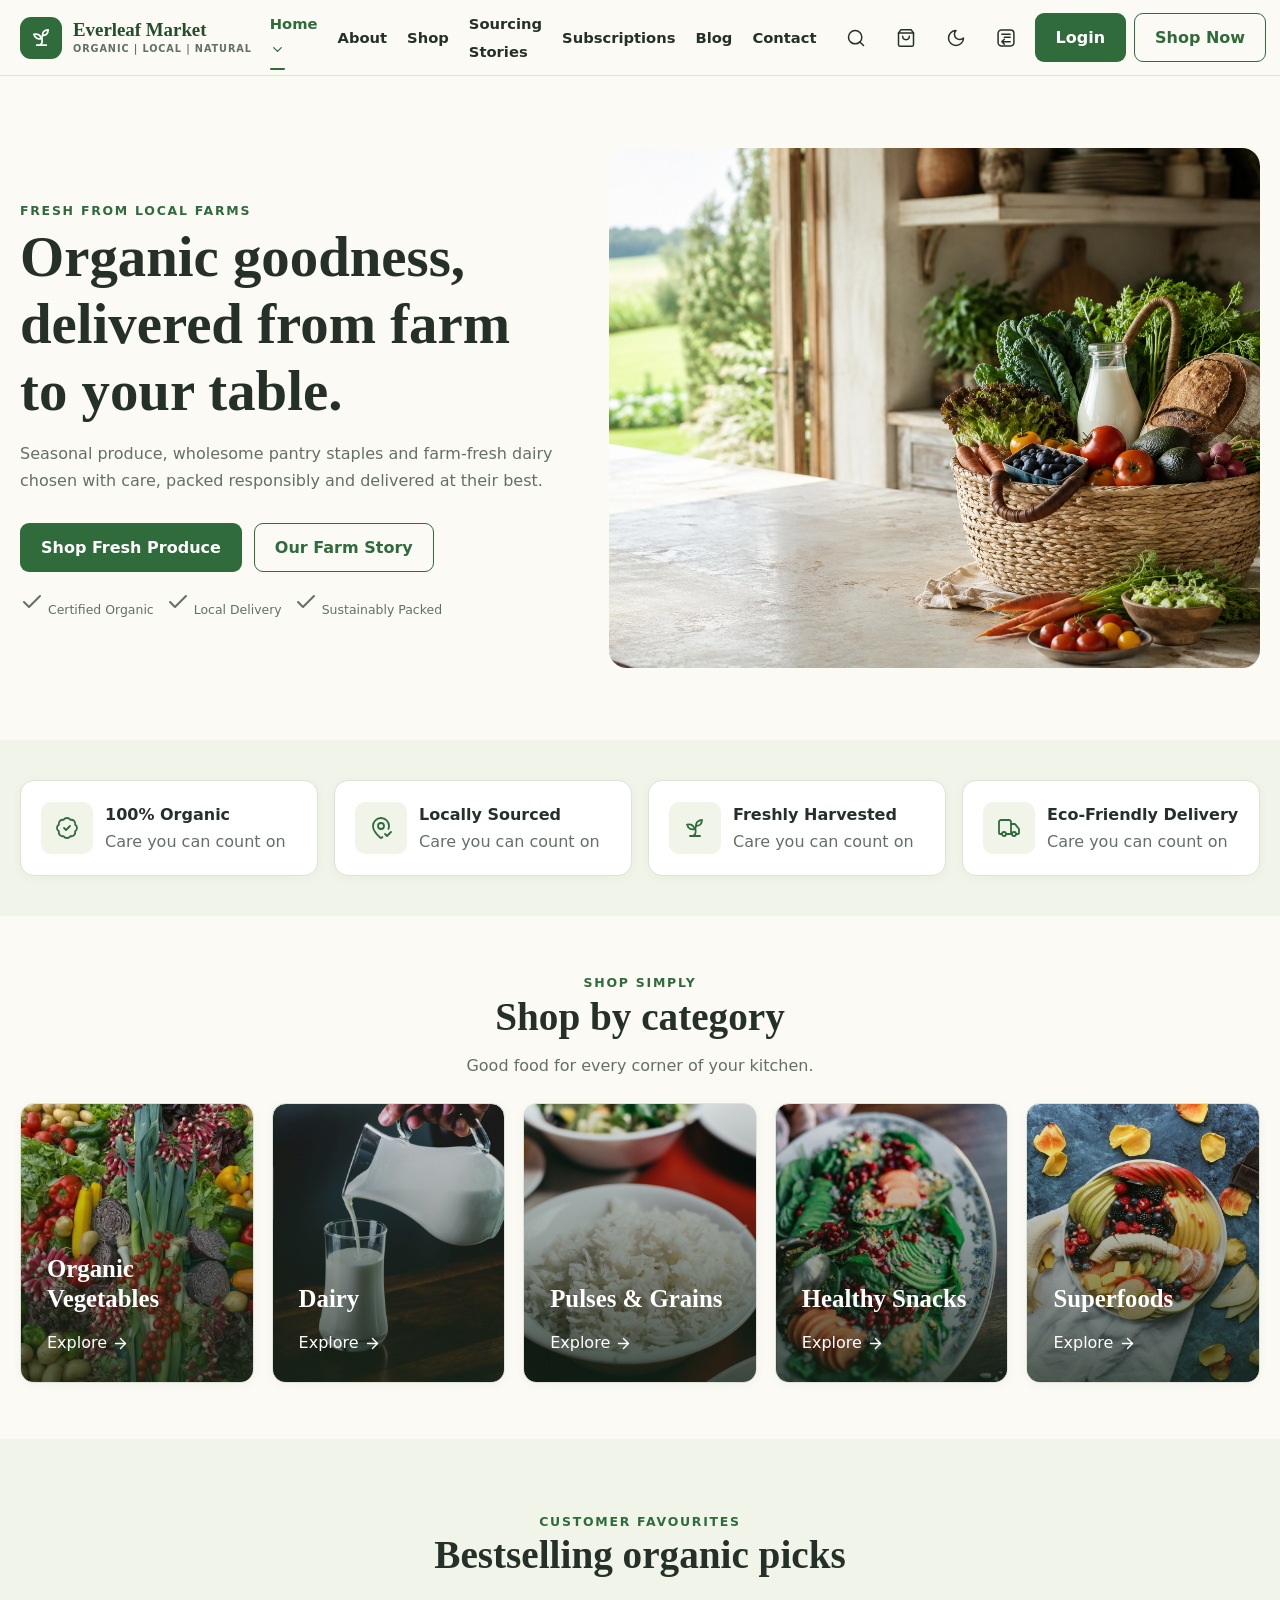
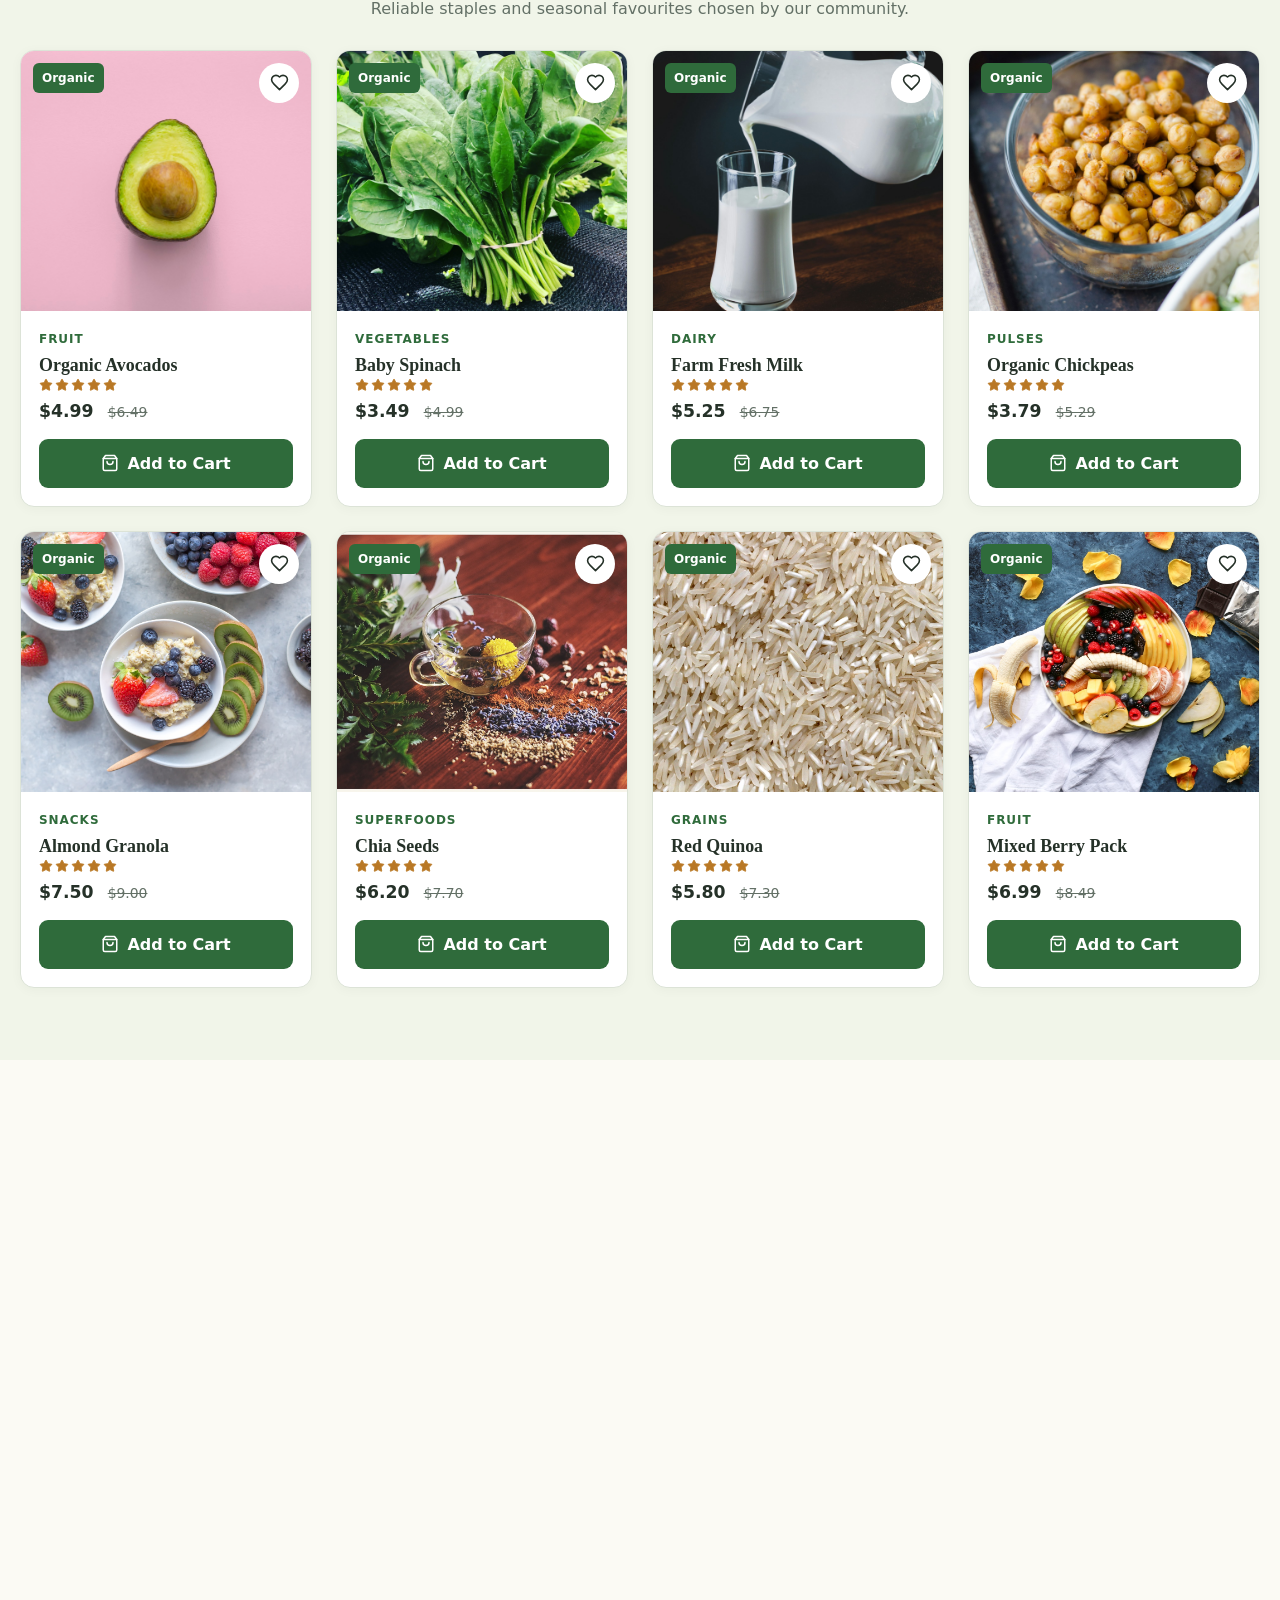
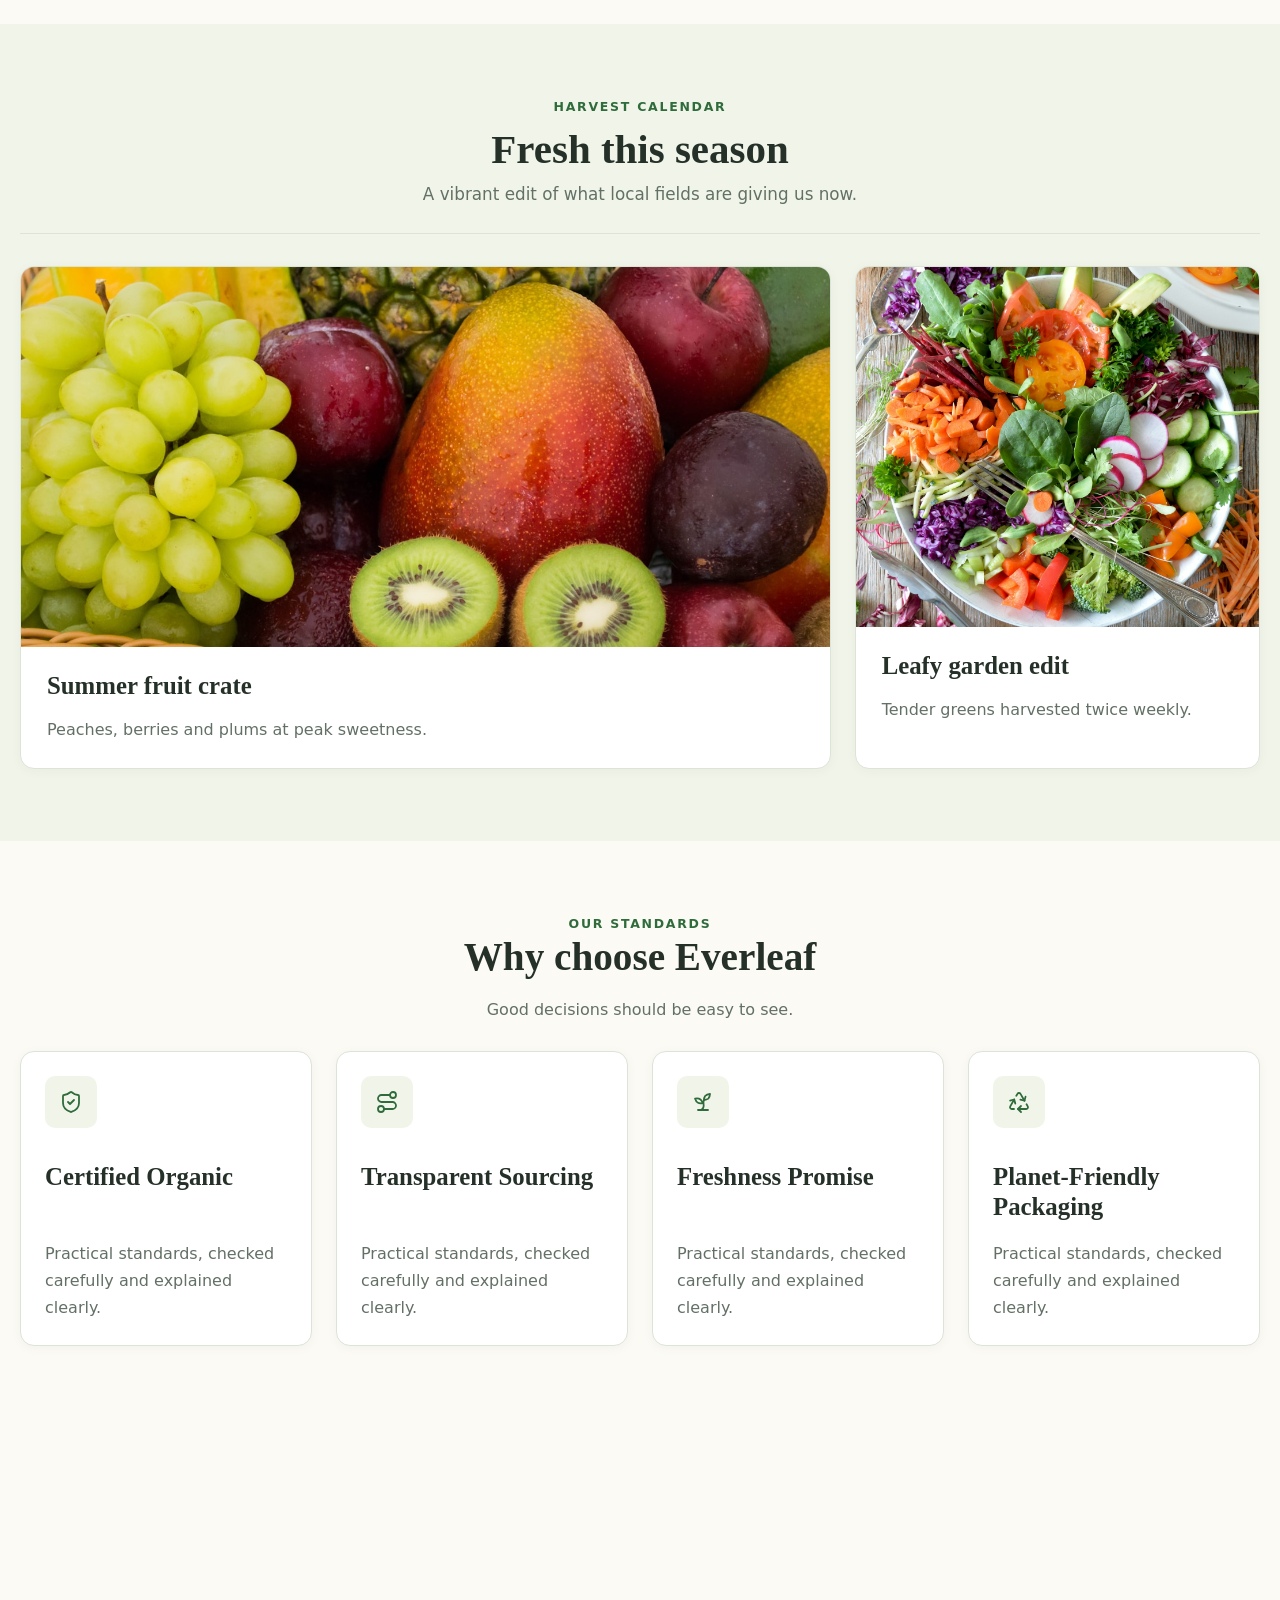
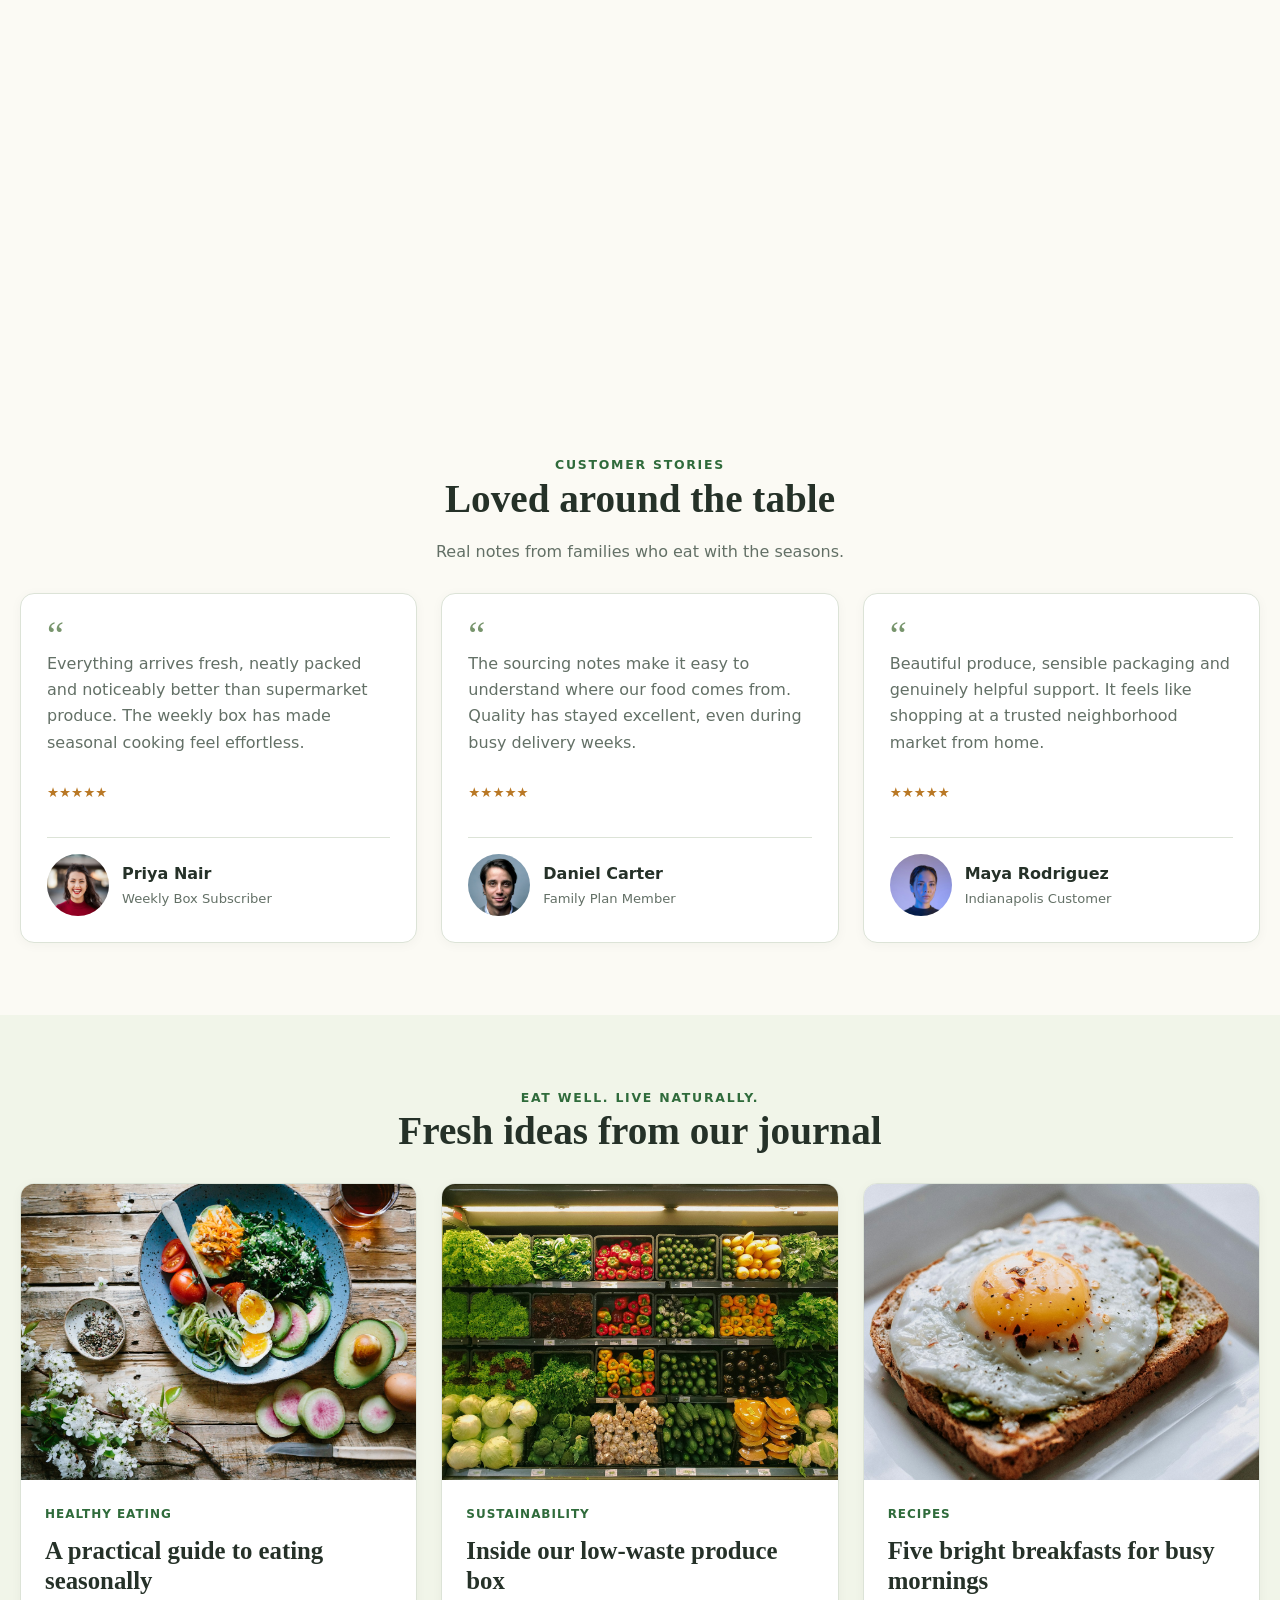
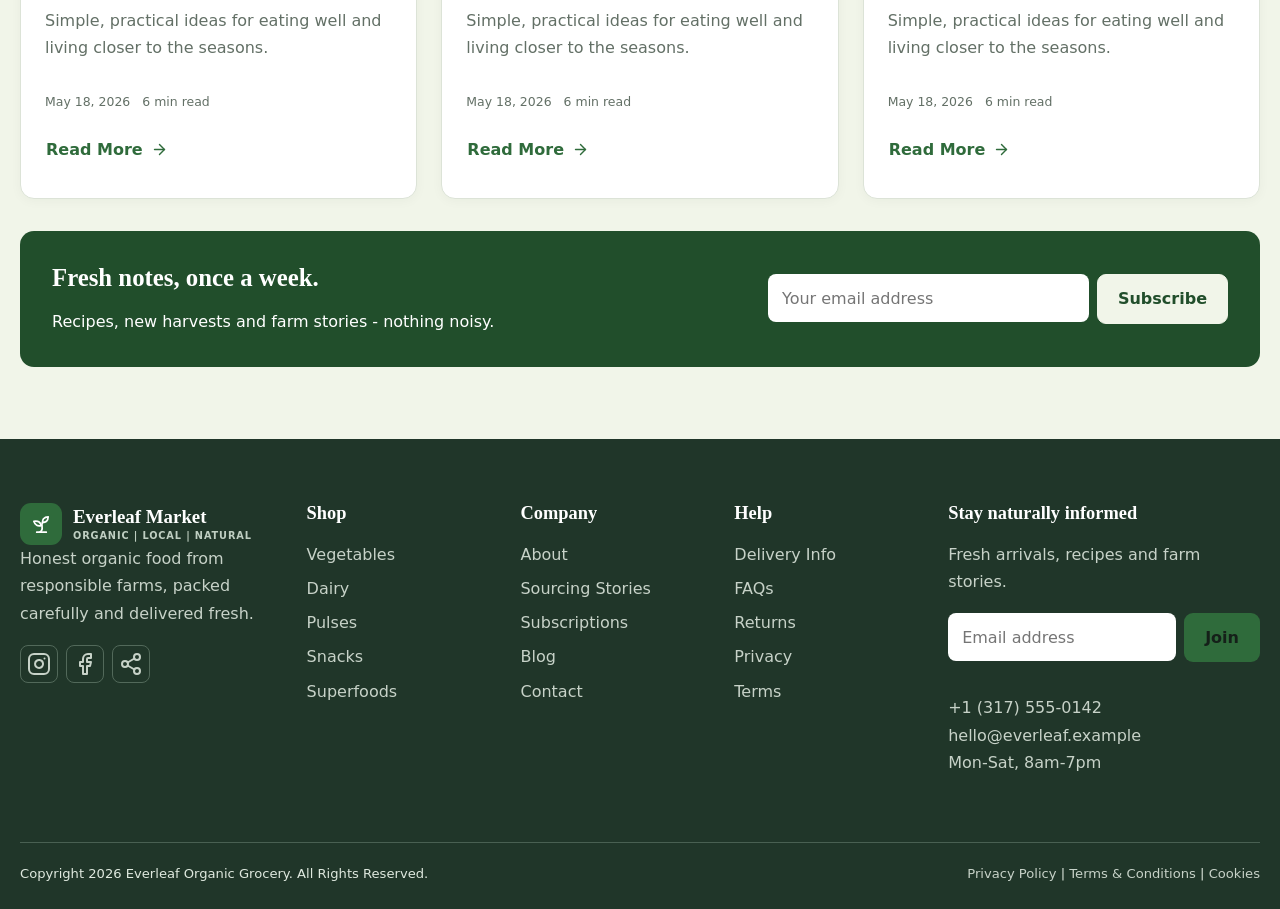
<file: index.html>
<!doctype html>
<html lang="en">
    <head>
        <meta charset="utf-8" />
        <meta name="viewport" content="width=device-width, initial-scale=1" />
        <meta http-equiv="refresh" content="0; url=pages/index.html" />
        <title>Everleaf Organic Grocery</title>
        <link rel="icon" href="favicon.ico" sizes="16x16 32x32 48x48" />
        <link rel="icon" type="image/svg+xml" href="assets/images/favicon.svg" sizes="any" />
        <link rel="canonical" href="pages/index.html" />
        <script>
            location.replace("pages/index.html");
        </script>
    </head>
    <body>
        <p><a href="pages/index.html">Open Everleaf Organic Grocery</a></p>
    </body>
</html>
</file>
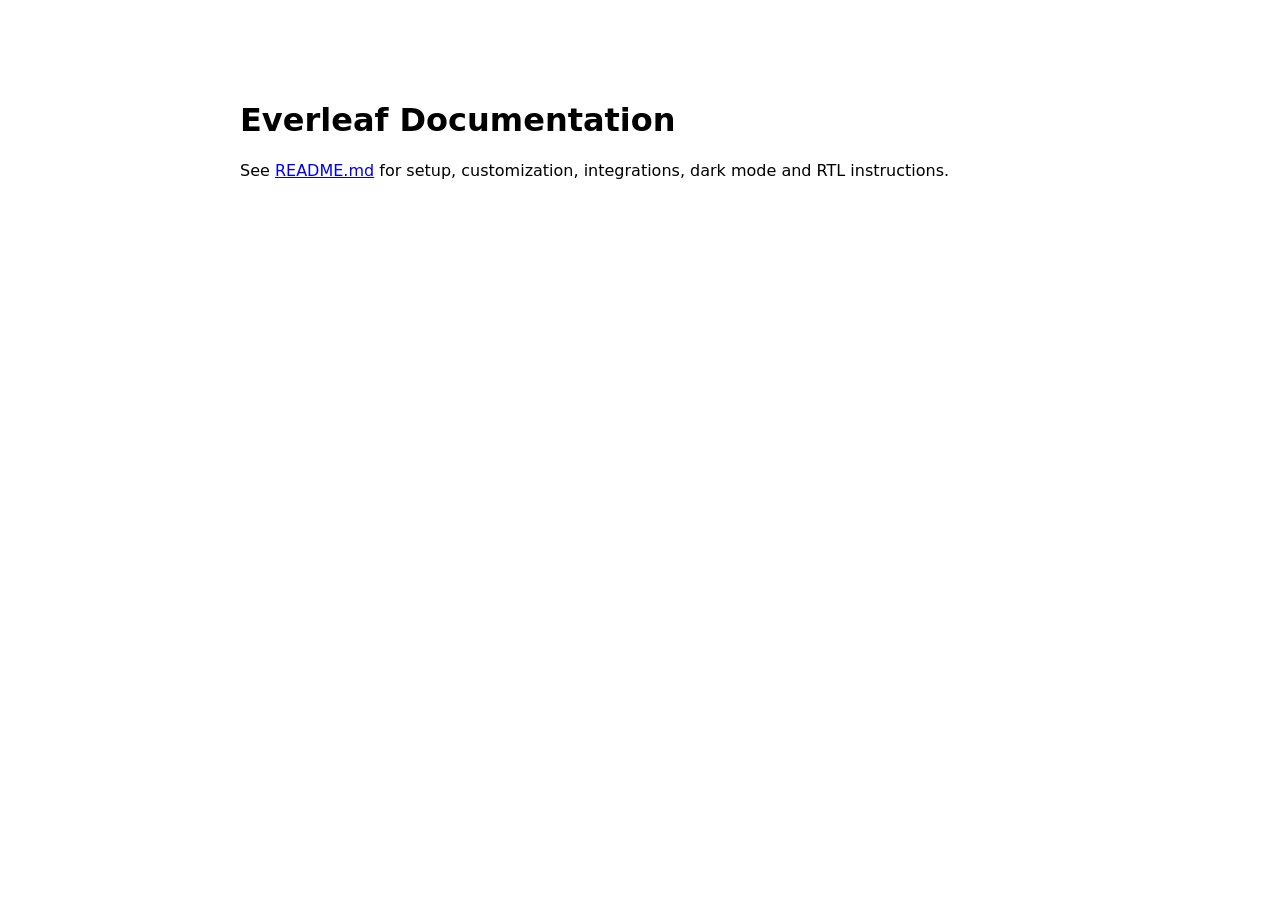
<file: documentation/index.html>
<!doctype html>
<html lang="en">
    <meta charset="utf-8" />
    <title>Everleaf Documentation</title>
        <link rel="icon" href="../favicon.ico" sizes="16x16 32x32 48x48" />
        <link rel="icon" type="image/svg+xml" href="../assets/images/favicon.svg" sizes="any" />
    <meta name="viewport" content="width=device-width,initial-scale=1" />
    <body style="font: 16px system-ui; max-width: 800px; margin: 60px auto; padding: 20px">
        <h1>Everleaf Documentation</h1>
        <p>
            See
            <a href="../README.md">README.md</a>
            for setup, customization, integrations, dark mode and RTL instructions.
        </p>
    </body>
</html>
</file>
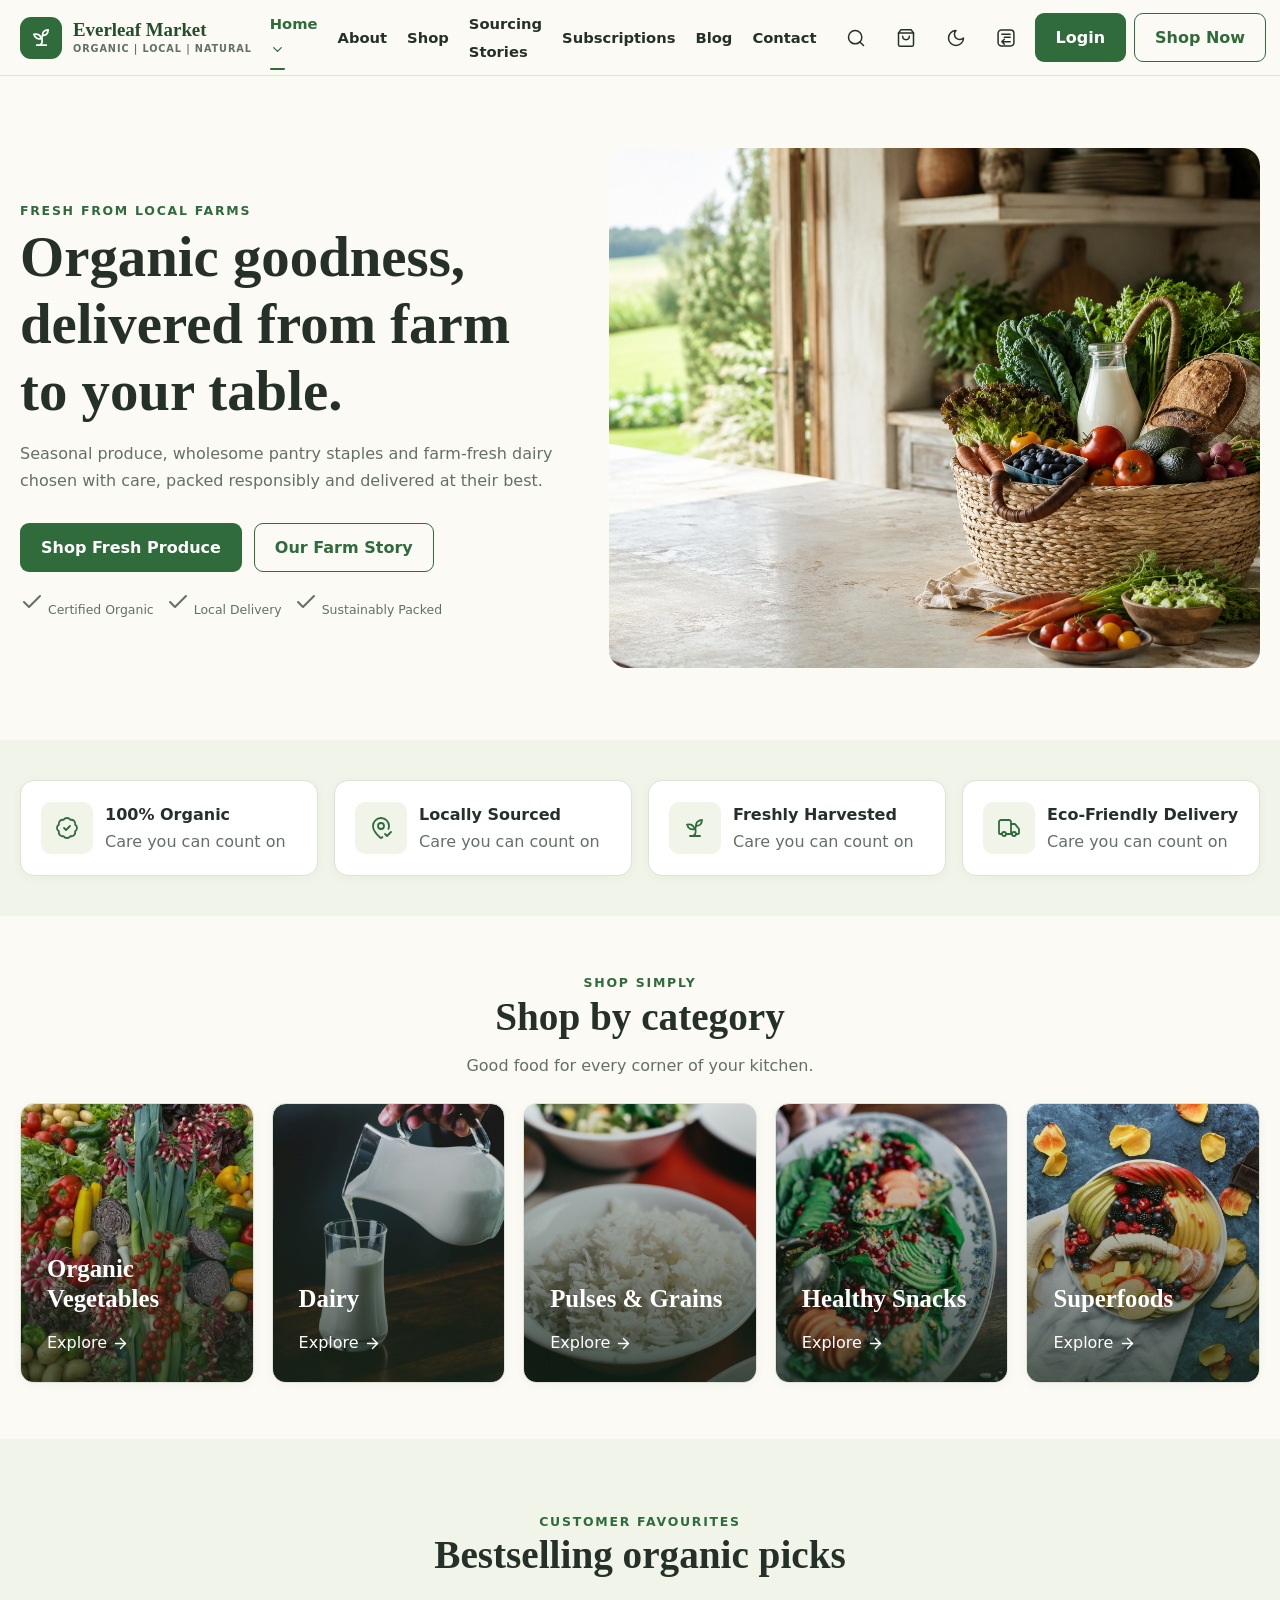
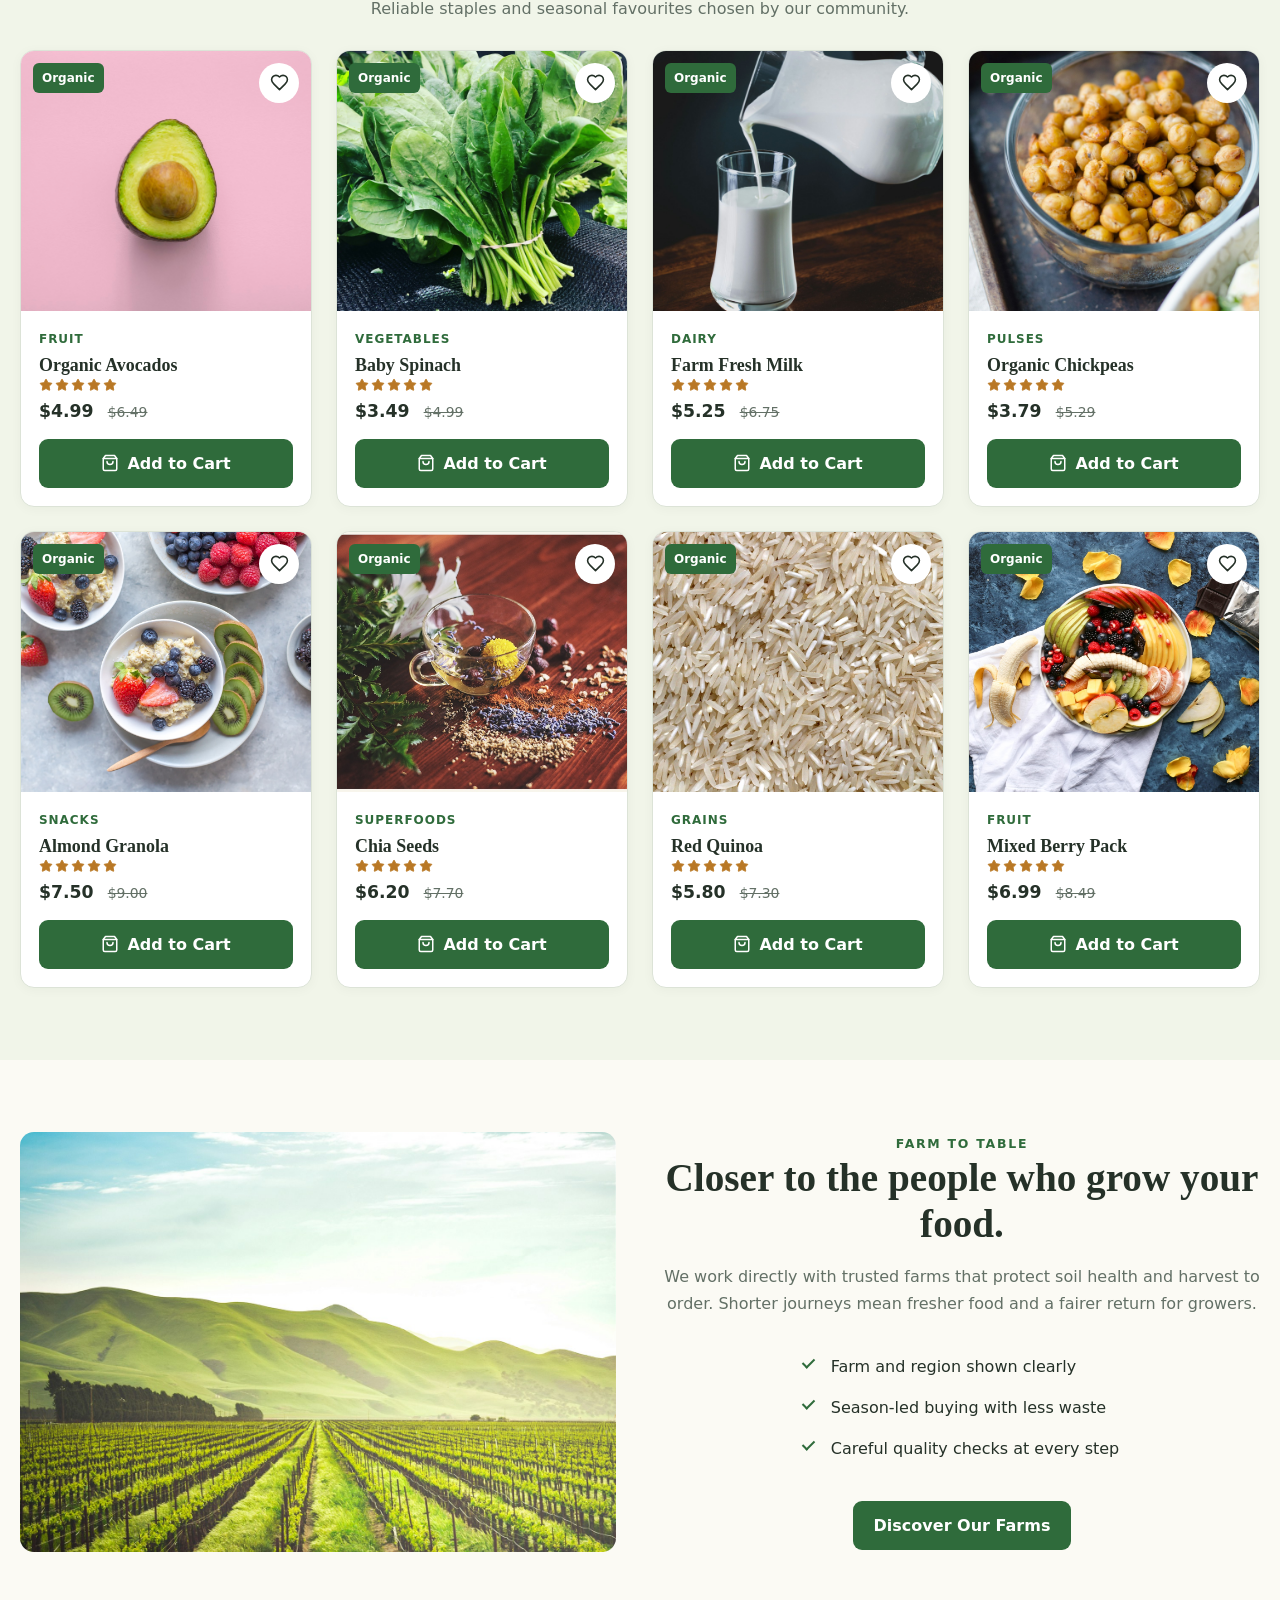
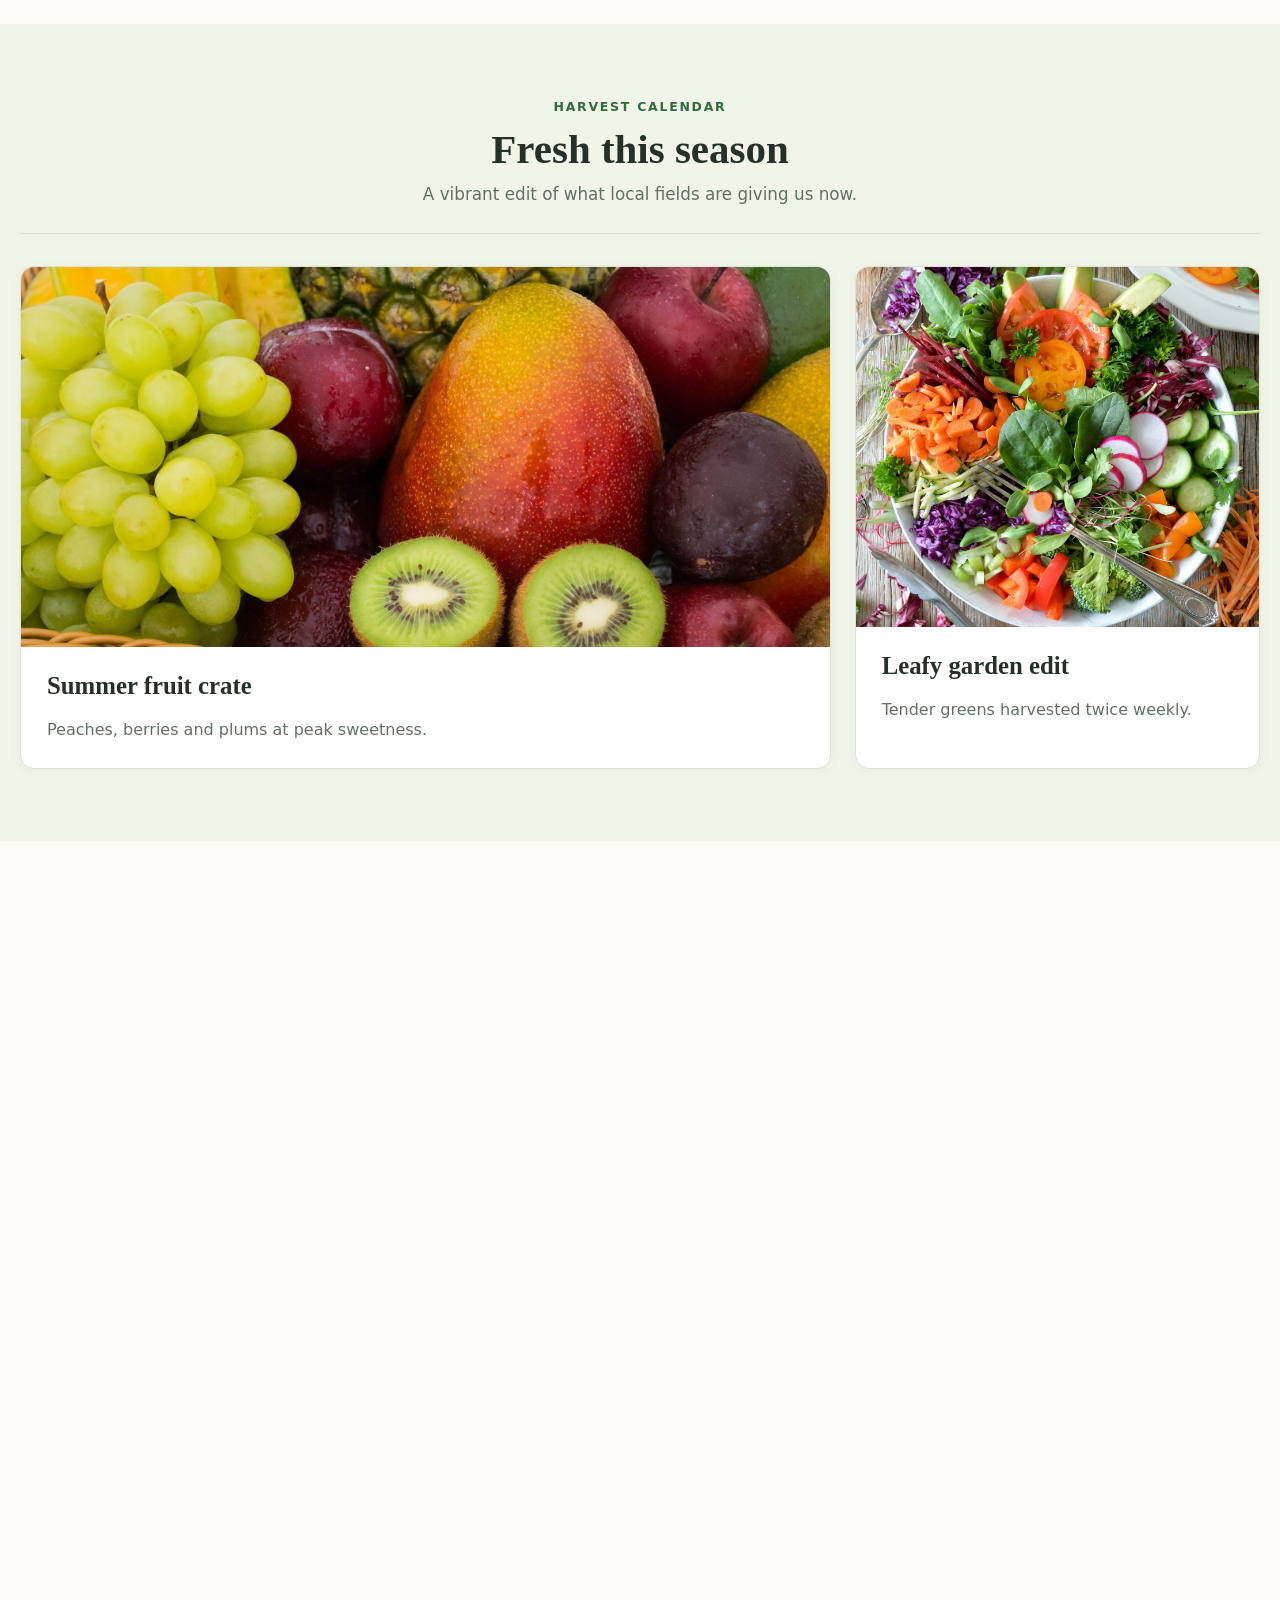
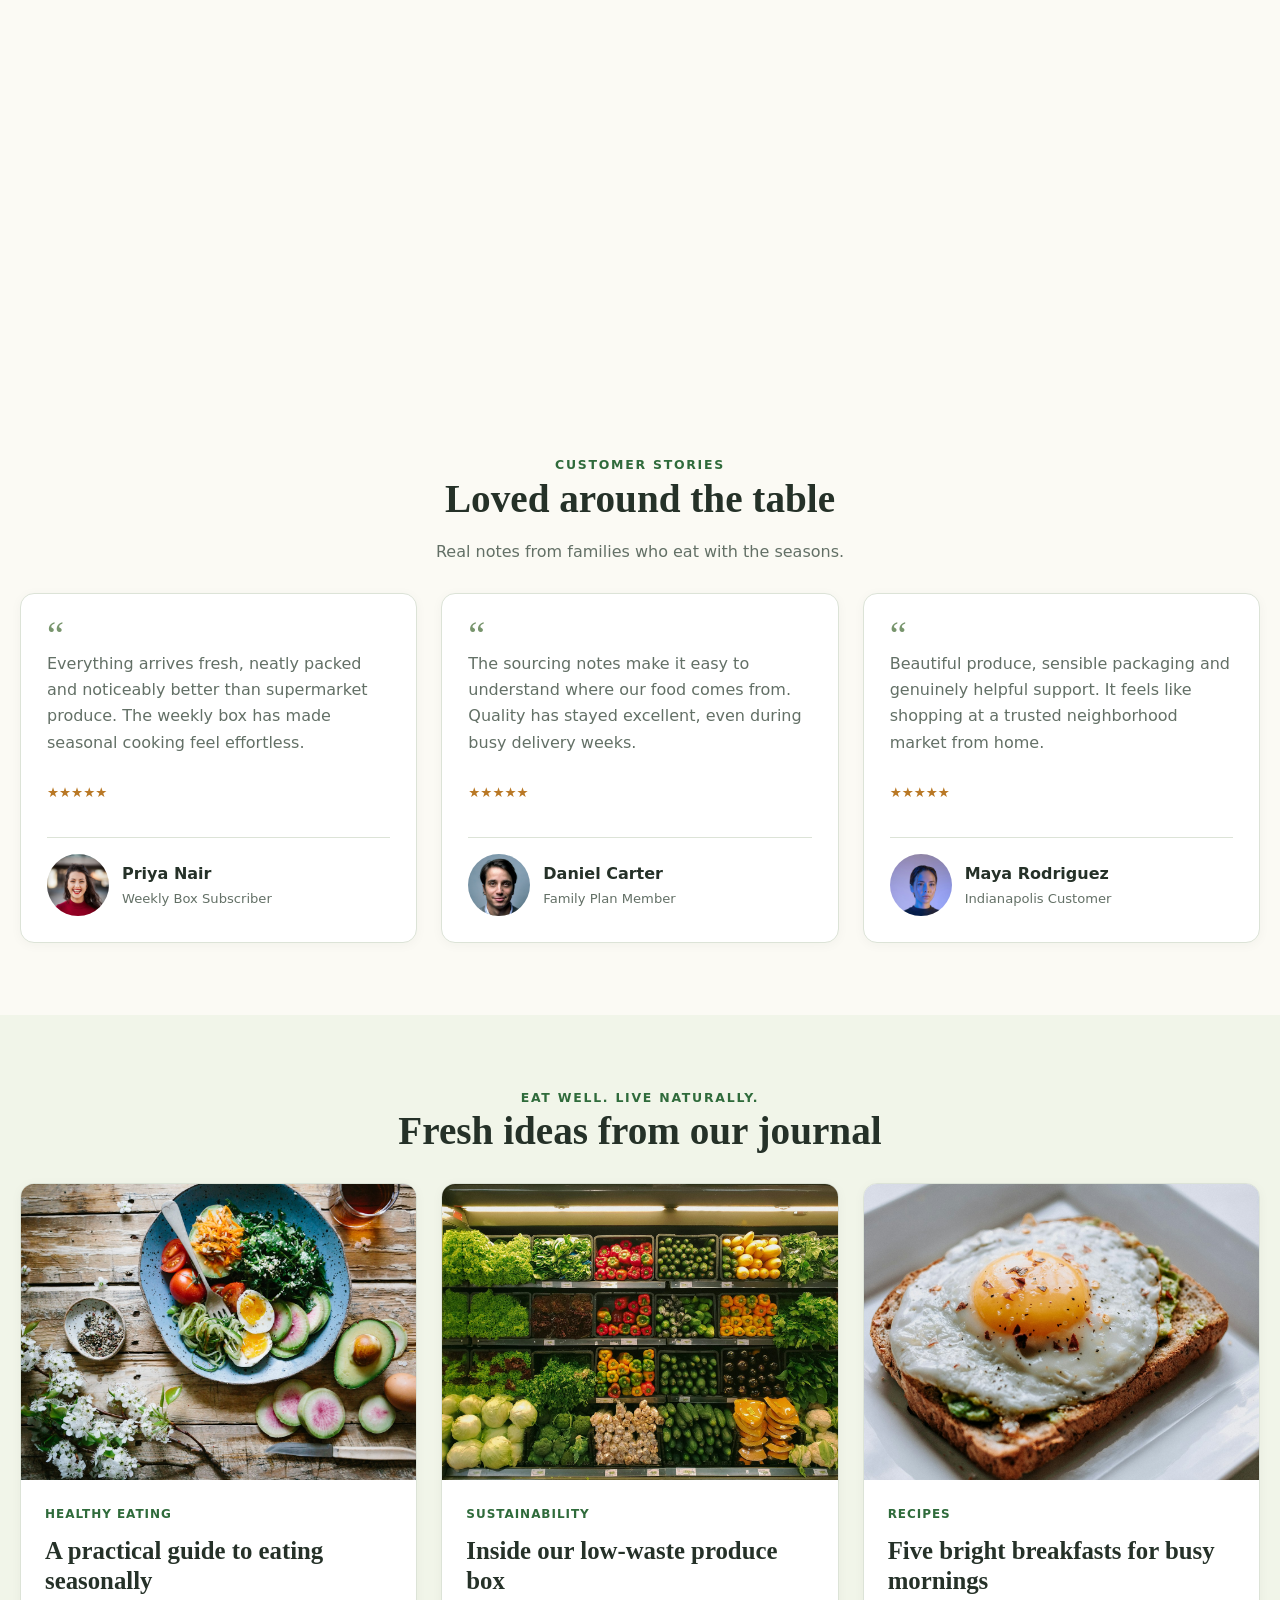
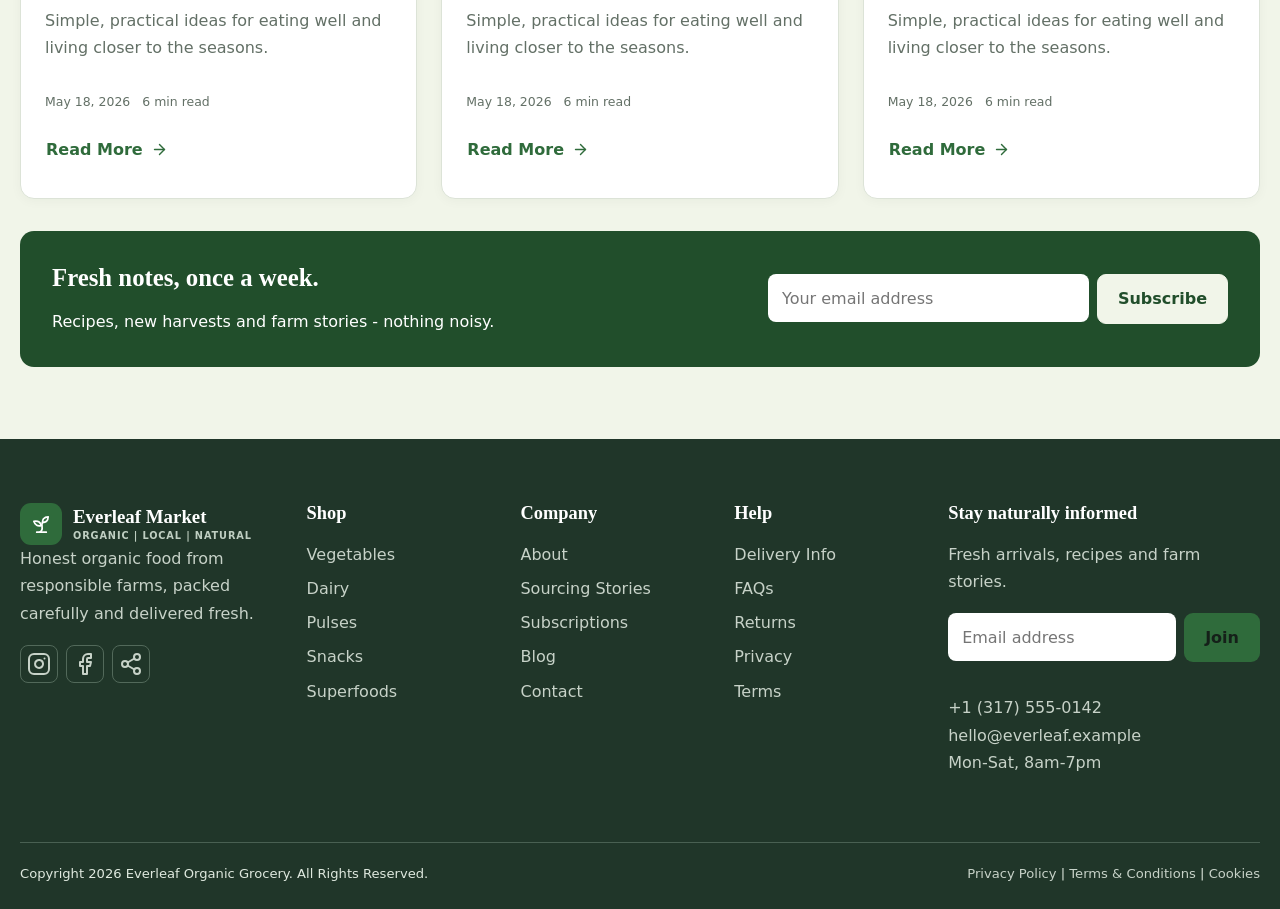
<file: pages/index.html>
<!doctype html>
<html lang="en">
    <head>
        <meta charset="utf-8" />
        <meta name="viewport" content="width=device-width,initial-scale=1" />
        <script>
            try {
                document.documentElement.dataset.theme =
                    localStorage.getItem("theme") ||
                    (matchMedia("(prefers-color-scheme:dark)").matches ? "dark" : "light");
                document.documentElement.dir = localStorage.getItem("layoutDirection") || "ltr";
            } catch (e) {}
        </script>
        <title>Everleaf Organic Grocery | Farm-Fresh Food Delivered</title>
        <link rel="icon" href="../favicon.ico" sizes="16x16 32x32 48x48" />
        <link rel="icon" type="image/svg+xml" href="../assets/images/favicon.svg" sizes="any" />
        <meta
            name="description"
            content="Shop trusted organic produce, dairy and pantry staples from local farms, with fresh delivery and sustainable packaging from Everleaf Market."
        />
        <link rel="canonical" href="https://example.com/index.html" />
        <meta property="og:title" content="Everleaf Organic Grocery | Farm-Fresh Food Delivered" />
        <meta
            property="og:description"
            content="Shop trusted organic produce, dairy and pantry staples from local farms, with fresh delivery and sustainable packaging from Everleaf Market."
        />
        <meta property="og:image" content="https://example.com/assets/images/hero-organic.png" />
        <meta name="twitter:card" content="summary_large_image" />
        <link rel="stylesheet" href="../assets/css/style.css" />
        <link rel="stylesheet" href="../assets/css/dark-mode.css" />
        <link rel="stylesheet" href="../assets/css/rtl.css" />
    </head>
    <body>
        <script type="application/ld+json">
            {
                "@context": "https://schema.org",
                "@type": "GroceryStore",
                "name": "Everleaf Organic Grocery",
                "url": "https://example.com/",
                "description": "Demo organic grocery storefront template."
            }
        </script>
        <!-- Header Start -->
        <a class="skip-link" href="#main">Skip to content</a>
        <header class="site-header">
            <div class="container nav-wrap">
                <a class="logo" href="index.html" aria-label="Everleaf Market home">
                    <span class="logo-mark"><i data-lucide="sprout"></i></span>
                    <span class="logo-copy">
                        <span class="logo-name">Everleaf Market</span>
                        <span class="logo-tagline">Organic | Local | Natural</span>
                    </span>
                </a>
                <button
                    class="icon-btn menu-toggle"
                    aria-expanded="false"
                    aria-controls="main-navigation"
                    aria-label="Open menu"
                >
                    <i data-lucide="menu"></i>
                </button>
                <nav class="main-nav" id="main-navigation" aria-label="Primary">
                    <ul class="nav-list">
                        <li class="nav-item has-dropdown">
                            <a
                                class="nav-link dropdown-toggle active"
                                href="index.html"
                                aria-expanded="false"
                            >
                                Home
                                <i data-lucide="chevron-down"></i>
                            </a>
                            <ul class="dropdown">
                                <li><a href="index.html">Home Page 1</a></li>
                                <li><a href="home-2.html">Home Page 2</a></li>
                            </ul>
                        </li>
                        <li><a class="nav-link" href="about.html">About</a></li>
                        <li><a class="nav-link" href="shop.html">Shop</a></li>
                        <li><a class="nav-link" href="sourcing.html">Sourcing Stories</a></li>
                        <li><a class="nav-link" href="subscriptions.html">Subscriptions</a></li>
                        <li><a class="nav-link" href="blog.html">Blog</a></li>
                        <li><a class="nav-link" href="contact.html">Contact</a></li>
                        <li class="mobile-extra">
                            <a class="btn btn-primary" href="login.html">Login</a>
                        </li>
                        <li class="mobile-extra">
                            <button
                                class="nav-link direction-toggle mobile-direction"
                                type="button"
                            >
                                Switch direction
                            </button>
                        </li>
                        <li class="mobile-extra">
                            <a class="btn btn-outline" href="shop.html">Shop Now</a>
                        </li>
                    </ul>
                </nav>
                <div class="nav-actions">
                    <button class="icon-btn search-toggle" aria-label="Search" title="Search">
                        <i data-lucide="search"></i>
                    </button>
                    <a
                        class="icon-btn"
                        href="shop.html"
                        aria-label="Shopping cart"
                        title="Shopping cart"
                    >
                        <i data-lucide="shopping-bag"></i>
                        <span class="cart-count">0</span>
                    </a>
                    <button class="icon-btn theme-toggle" type="button"></button>
                    <button class="icon-btn direction-toggle" type="button"></button>
                    <a class="btn btn-primary desktop-login" href="login.html">Login</a>
                    <a class="btn btn-outline" href="shop.html">Shop Now</a>
                </div>
            </div>
        </header>
        <!-- Header End -->
        <main id="main">
            <!-- =========================
                 Hero Start
            ========================= -->
            <section class="hero">
                <div class="container hero-grid">
                    <div>
                        <span class="eyebrow">Fresh From Local Farms</span>
                        <h1>Organic goodness, delivered from farm to your table.</h1>
                        <p>
                            Seasonal produce, wholesome pantry staples and farm-fresh dairy chosen
                            with care, packed responsibly and delivered at their best.
                        </p>
                        <div class="actions">
                            <a class="btn btn-primary" href="shop.html">Shop Fresh Produce</a>
                            <a class="btn btn-outline" href="sourcing.html">Our Farm Story</a>
                        </div>
                        <div class="meta">
                            <span>
                                <i data-lucide="check"></i>
                                Certified Organic
                            </span>
                            <span>
                                <i data-lucide="check"></i>
                                Local Delivery
                            </span>
                            <span>
                                <i data-lucide="check"></i>
                                Sustainably Packed
                            </span>
                        </div>
                    </div>
                    <img
                        class="hero-image"
                        src="../assets/images/hero-organic.png"
                        alt="Organic vegetables, bread and milk arranged in a woven basket"
                        width="1536"
                        height="1024"
                    />
                </div>
            </section>
            <!-- =========================
                 Hero End
            ========================= -->
            <!-- =========================
                 Section Sm Start
            ========================= -->
            <section class="section-sm alt">
                <div class="container">
                    <div class="trust-row">
                        <div class="card trust-item">
                            <span class="icon-box" aria-hidden="true">
                                <i data-lucide="badge-check"></i>
                            </span>
                            <div>
                                <strong>100% Organic</strong>
                                <div class="muted">Care you can count on</div>
                            </div>
                        </div>
                        <div class="card trust-item">
                            <span class="icon-box" aria-hidden="true">
                                <i data-lucide="map-pin-check"></i>
                            </span>
                            <div>
                                <strong>Locally Sourced</strong>
                                <div class="muted">Care you can count on</div>
                            </div>
                        </div>
                        <div class="card trust-item">
                            <span class="icon-box" aria-hidden="true">
                                <i data-lucide="sprout"></i>
                            </span>
                            <div>
                                <strong>Freshly Harvested</strong>
                                <div class="muted">Care you can count on</div>
                            </div>
                        </div>
                        <div class="card trust-item">
                            <span class="icon-box" aria-hidden="true">
                                <i data-lucide="truck"></i>
                            </span>
                            <div>
                                <strong>Eco-Friendly Delivery</strong>
                                <div class="muted">Care you can count on</div>
                            </div>
                        </div>
                    </div>
                </div>
            </section>
            <!-- =========================
                 Section Sm End
            ========================= -->
            <!-- =========================
                 Categories Start
            ========================= -->
            <section class="section" id="categories">
                <div class="container">
                    <div class="section-head">
                        <span class="eyebrow">Shop simply</span>
                        <h2>Shop by category</h2>
                        <p>Good food for every corner of your kitchen.</p>
                    </div>
                    <div class="grid grid-5">
                        <a
                            class="card category-card"
                            href="shop.html"
                            style="
                                background-image: url(&quot;../assets/images/library/photo-1566385101042-1a0aa0c1268c.jpg&quot;);
                            "
                        >
                            <div class="card-body">
                                <h3>Organic Vegetables</h3>
                                <span>
                                    Explore
                                    <i data-lucide="arrow-right"></i>
                                </span>
                            </div>
                        </a>
                        <a
                            class="card category-card"
                            href="shop.html"
                            style="
                                background-image: url(&quot;../assets/images/library/photo-1550583724-b2692b85b150.jpg&quot;);
                            "
                        >
                            <div class="card-body">
                                <h3>Dairy</h3>
                                <span>
                                    Explore
                                    <i data-lucide="arrow-right"></i>
                                </span>
                            </div>
                        </a>
                        <a
                            class="card category-card"
                            href="shop.html"
                            style="
                                background-image: url(&quot;../assets/images/library/photo-1536304993881-ff6e9eefa2a6.jpg&quot;);
                            "
                        >
                            <div class="card-body">
                                <h3>Pulses & Grains</h3>
                                <span>
                                    Explore
                                    <i data-lucide="arrow-right"></i>
                                </span>
                            </div>
                        </a>
                        <a
                            class="card category-card"
                            href="shop.html"
                            style="
                                background-image: url(&quot;../assets/images/library/photo-1511690743698-d9d85f2fbf38.jpg&quot;);
                            "
                        >
                            <div class="card-body">
                                <h3>Healthy Snacks</h3>
                                <span>
                                    Explore
                                    <i data-lucide="arrow-right"></i>
                                </span>
                            </div>
                        </a>
                        <a
                            class="card category-card"
                            href="shop.html"
                            style="
                                background-image: url(&quot;../assets/images/library/photo-1490474418585-ba9bad8fd0ea.jpg&quot;);
                            "
                        >
                            <div class="card-body">
                                <h3>Superfoods</h3>
                                <span>
                                    Explore
                                    <i data-lucide="arrow-right"></i>
                                </span>
                            </div>
                        </a>
                    </div>
                </div>
            </section>
            <!-- =========================
                 Categories End
            ========================= -->
            <!-- =========================
                 Section Start
            ========================= -->
            <section class="section alt">
                <div class="container">
                    <div class="section-head">
                        <span class="eyebrow">Customer favourites</span>
                        <h2>Bestselling organic picks</h2>
                        <p>Reliable staples and seasonal favourites chosen by our community.</p>
                    </div>
                    <div class="grid grid-4 product-grid">
                        <article class="card product-card" data-category="Fruit">
                            <div class="product-image">
                                <img
                                    class=""
                                    src="../assets/images/library/photo-1523049673857-eb18f1d7b578.jpg"
                                    alt="Organic Avocados"
                                    width="900"
                                    height="675"
                                    loading="lazy"
                                />
                                <span class="badge">Organic</span>
                                <button class="wish" aria-label="Add Organic Avocados to wishlist">
                                    <i data-lucide="heart"></i>
                                </button>
                            </div>
                            <div class="card-body">
                                <span class="category">Fruit</span>
                                <h3>Organic Avocados</h3>
                                <span class="stars" aria-label="4.8 out of 5 stars">
                                    <i data-lucide="star"></i>
                                    <i data-lucide="star"></i>
                                    <i data-lucide="star"></i>
                                    <i data-lucide="star"></i>
                                    <i data-lucide="star"></i>
                                </span>
                                <div class="price">
                                    $4.99
                                    <del>$6.49</del>
                                </div>
                                <button
                                    class="btn btn-primary add-cart"
                                    data-product="Organic Avocados"
                                >
                                    Add to Cart
                                </button>
                            </div>
                        </article>
                        <article class="card product-card" data-category="Vegetables">
                            <div class="product-image">
                                <img
                                    class=""
                                    src="../assets/images/library/photo-1576045057995-568f588f82fb.jpg"
                                    alt="Baby Spinach"
                                    width="900"
                                    height="675"
                                    loading="lazy"
                                />
                                <span class="badge">Organic</span>
                                <button class="wish" aria-label="Add Baby Spinach to wishlist">
                                    <i data-lucide="heart"></i>
                                </button>
                            </div>
                            <div class="card-body">
                                <span class="category">Vegetables</span>
                                <h3>Baby Spinach</h3>
                                <span class="stars" aria-label="4.8 out of 5 stars">
                                    <i data-lucide="star"></i>
                                    <i data-lucide="star"></i>
                                    <i data-lucide="star"></i>
                                    <i data-lucide="star"></i>
                                    <i data-lucide="star"></i>
                                </span>
                                <div class="price">
                                    $3.49
                                    <del>$4.99</del>
                                </div>
                                <button
                                    class="btn btn-primary add-cart"
                                    data-product="Baby Spinach"
                                >
                                    Add to Cart
                                </button>
                            </div>
                        </article>
                        <article class="card product-card" data-category="Dairy">
                            <div class="product-image">
                                <img
                                    class=""
                                    src="../assets/images/library/photo-1550583724-b2692b85b150.jpg"
                                    alt="Farm Fresh Milk"
                                    width="900"
                                    height="675"
                                    loading="lazy"
                                />
                                <span class="badge">Organic</span>
                                <button class="wish" aria-label="Add Farm Fresh Milk to wishlist">
                                    <i data-lucide="heart"></i>
                                </button>
                            </div>
                            <div class="card-body">
                                <span class="category">Dairy</span>
                                <h3>Farm Fresh Milk</h3>
                                <span class="stars" aria-label="4.8 out of 5 stars">
                                    <i data-lucide="star"></i>
                                    <i data-lucide="star"></i>
                                    <i data-lucide="star"></i>
                                    <i data-lucide="star"></i>
                                    <i data-lucide="star"></i>
                                </span>
                                <div class="price">
                                    $5.25
                                    <del>$6.75</del>
                                </div>
                                <button
                                    class="btn btn-primary add-cart"
                                    data-product="Farm Fresh Milk"
                                >
                                    Add to Cart
                                </button>
                            </div>
                        </article>
                        <article class="card product-card" data-category="Pulses">
                            <div class="product-image">
                                <img
                                    class=""
                                    src="../assets/images/library/photo-1515543904379-3d757afe72e4.jpg"
                                    alt="Organic Chickpeas"
                                    width="900"
                                    height="675"
                                    loading="lazy"
                                />
                                <span class="badge">Organic</span>
                                <button class="wish" aria-label="Add Organic Chickpeas to wishlist">
                                    <i data-lucide="heart"></i>
                                </button>
                            </div>
                            <div class="card-body">
                                <span class="category">Pulses</span>
                                <h3>Organic Chickpeas</h3>
                                <span class="stars" aria-label="4.8 out of 5 stars">
                                    <i data-lucide="star"></i>
                                    <i data-lucide="star"></i>
                                    <i data-lucide="star"></i>
                                    <i data-lucide="star"></i>
                                    <i data-lucide="star"></i>
                                </span>
                                <div class="price">
                                    $3.79
                                    <del>$5.29</del>
                                </div>
                                <button
                                    class="btn btn-primary add-cart"
                                    data-product="Organic Chickpeas"
                                >
                                    Add to Cart
                                </button>
                            </div>
                        </article>
                        <article class="card product-card" data-category="Snacks">
                            <div class="product-image">
                                <img
                                    class=""
                                    src="../assets/images/library/photo-1517673400267-0251440c45dc.jpg"
                                    alt="Almond Granola"
                                    width="900"
                                    height="675"
                                    loading="lazy"
                                />
                                <span class="badge">Organic</span>
                                <button class="wish" aria-label="Add Almond Granola to wishlist">
                                    <i data-lucide="heart"></i>
                                </button>
                            </div>
                            <div class="card-body">
                                <span class="category">Snacks</span>
                                <h3>Almond Granola</h3>
                                <span class="stars" aria-label="4.8 out of 5 stars">
                                    <i data-lucide="star"></i>
                                    <i data-lucide="star"></i>
                                    <i data-lucide="star"></i>
                                    <i data-lucide="star"></i>
                                    <i data-lucide="star"></i>
                                </span>
                                <div class="price">
                                    $7.50
                                    <del>$9.00</del>
                                </div>
                                <button
                                    class="btn btn-primary add-cart"
                                    data-product="Almond Granola"
                                >
                                    Add to Cart
                                </button>
                            </div>
                        </article>
                        <article class="card product-card" data-category="Superfoods">
                            <div class="product-image">
                                <img
                                    class=""
                                    src="../assets/images/library/photo-1514733670139-4d87a1941d55.jpg"
                                    alt="Chia Seeds"
                                    width="900"
                                    height="675"
                                    loading="lazy"
                                />
                                <span class="badge">Organic</span>
                                <button class="wish" aria-label="Add Chia Seeds to wishlist">
                                    <i data-lucide="heart"></i>
                                </button>
                            </div>
                            <div class="card-body">
                                <span class="category">Superfoods</span>
                                <h3>Chia Seeds</h3>
                                <span class="stars" aria-label="4.8 out of 5 stars">
                                    <i data-lucide="star"></i>
                                    <i data-lucide="star"></i>
                                    <i data-lucide="star"></i>
                                    <i data-lucide="star"></i>
                                    <i data-lucide="star"></i>
                                </span>
                                <div class="price">
                                    $6.20
                                    <del>$7.70</del>
                                </div>
                                <button class="btn btn-primary add-cart" data-product="Chia Seeds">
                                    Add to Cart
                                </button>
                            </div>
                        </article>
                        <article class="card product-card" data-category="Grains">
                            <div class="product-image">
                                <img
                                    class=""
                                    src="../assets/images/library/photo-1586201375761-83865001e31c.jpg"
                                    alt="Red Quinoa"
                                    width="900"
                                    height="675"
                                    loading="lazy"
                                />
                                <span class="badge">Organic</span>
                                <button class="wish" aria-label="Add Red Quinoa to wishlist">
                                    <i data-lucide="heart"></i>
                                </button>
                            </div>
                            <div class="card-body">
                                <span class="category">Grains</span>
                                <h3>Red Quinoa</h3>
                                <span class="stars" aria-label="4.8 out of 5 stars">
                                    <i data-lucide="star"></i>
                                    <i data-lucide="star"></i>
                                    <i data-lucide="star"></i>
                                    <i data-lucide="star"></i>
                                    <i data-lucide="star"></i>
                                </span>
                                <div class="price">
                                    $5.80
                                    <del>$7.30</del>
                                </div>
                                <button class="btn btn-primary add-cart" data-product="Red Quinoa">
                                    Add to Cart
                                </button>
                            </div>
                        </article>
                        <article class="card product-card" data-category="Fruit">
                            <div class="product-image">
                                <img
                                    class=""
                                    src="../assets/images/library/photo-1490474418585-ba9bad8fd0ea.jpg"
                                    alt="Mixed Berry Pack"
                                    width="900"
                                    height="675"
                                    loading="lazy"
                                />
                                <span class="badge">Organic</span>
                                <button class="wish" aria-label="Add Mixed Berry Pack to wishlist">
                                    <i data-lucide="heart"></i>
                                </button>
                            </div>
                            <div class="card-body">
                                <span class="category">Fruit</span>
                                <h3>Mixed Berry Pack</h3>
                                <span class="stars" aria-label="4.8 out of 5 stars">
                                    <i data-lucide="star"></i>
                                    <i data-lucide="star"></i>
                                    <i data-lucide="star"></i>
                                    <i data-lucide="star"></i>
                                    <i data-lucide="star"></i>
                                </span>
                                <div class="price">
                                    $6.99
                                    <del>$8.49</del>
                                </div>
                                <button
                                    class="btn btn-primary add-cart"
                                    data-product="Mixed Berry Pack"
                                >
                                    Add to Cart
                                </button>
                            </div>
                        </article>
                    </div>
                </div>
            </section>
            <!-- =========================
                 Section End
            ========================= -->
            <!-- =========================
                 Section Start
            ========================= -->
            <section class="section">
                <div class="container split">
                    <img
                        class="media"
                        src="../assets/images/library/photo-1523741543316-beb7fc7023d8.jpg"
                        alt="Green rows across a partner organic farm"
                        width="900"
                        height="675"
                        loading="lazy"
                    />
                    <div>
                        <div class="section-head">
                            <span class="eyebrow">Farm to table</span>
                            <h2>Closer to the people who grow your food.</h2>
                            <p>
                                We work directly with trusted farms that protect soil health and harvest
                                to order. Shorter journeys mean fresher food and a fairer return for
                                growers.
                            </p>
                        </div>
                        <ul class="feature-list">
                            <li>Farm and region shown clearly</li>
                            <li>Season-led buying with less waste</li>
                            <li>Careful quality checks at every step</li>
                        </ul>
                        <a class="btn btn-primary mt-4" href="sourcing.html">Discover Our Farms</a>
                    </div>
                </div>
            </section>
            <!-- =========================
                 Section End
            ========================= -->
            <!-- =========================
                 Seasonal Start
            ========================= -->
            <section class="section alt" id="seasonal">
                <div class="container">
                    <div class="section-head">
                        <span class="eyebrow">Harvest calendar</span>
                        <h2>Fresh this season</h2>
                        <p>A vibrant edit of what local fields are giving us now.</p>
                    </div>
                    <div class="grid grid-3 seasonal-grid">
                        <article class="card" style="grid-column: span 2">
                            <img
                                class="media"
                                src="../assets/images/library/photo-1619566636858-adf3ef46400b.jpg"
                                alt="A colorful selection of ripe seasonal fruit"
                                width="900"
                                height="675"
                                loading="lazy"
                            />
                            <div class="card-body">
                                <h3>Summer fruit crate</h3>
                                <p>Peaches, berries and plums at peak sweetness.</p>
                            </div>
                        </article>
                        <article class="card">
                            <img
                                class="media"
                                src="../assets/images/library/photo-1540420773420-3366772f4999.jpg"
                                alt="Fresh leafy vegetables"
                                width="900"
                                height="675"
                                loading="lazy"
                            />
                            <div class="card-body">
                                <h3>Leafy garden edit</h3>
                                <p>Tender greens harvested twice weekly.</p>
                            </div>
                        </article>
                    </div>
                </div>
            </section>
            <!-- =========================
                 Seasonal End
            ========================= -->
            <!-- =========================
                 Section Start
            ========================= -->
            <section class="section">
                <div class="container">
                    <div class="section-head center">
                        <span class="eyebrow">Our standards</span>
                        <h2>Why choose Everleaf</h2>
                        <p>Good decisions should be easy to see.</p>
                    </div>
                    <div class="grid grid-4 standards-grid">
                        <article class="card card-body">
                            <span class="icon-box" aria-hidden="true">
                                <i data-lucide="shield-check"></i>
                            </span>
                            <h3>Certified Organic</h3>
                            <p>Practical standards, checked carefully and explained clearly.</p>
                        </article>
                        <article class="card card-body">
                            <span class="icon-box" aria-hidden="true">
                                <i data-lucide="route"></i>
                            </span>
                            <h3>Transparent Sourcing</h3>
                            <p>Practical standards, checked carefully and explained clearly.</p>
                        </article>
                        <article class="card card-body">
                            <span class="icon-box" aria-hidden="true">
                                <i data-lucide="sprout"></i>
                            </span>
                            <h3>Freshness Promise</h3>
                            <p>Practical standards, checked carefully and explained clearly.</p>
                        </article>
                        <article class="card card-body">
                            <span class="icon-box" aria-hidden="true">
                                <i data-lucide="recycle"></i>
                            </span>
                            <h3>Planet-Friendly Packaging</h3>
                            <p>Practical standards, checked carefully and explained clearly.</p>
                        </article>
                    </div>
                </div>
            </section>
            <!-- =========================
                 Section End
            ========================= -->
            <!-- =========================
                 Section Start
            ========================= -->
            <section class="section alt">
                <div class="container split">
                    <div>
                        <span class="eyebrow">Flexible subscriptions</span>
                        <h2>Your weekly box of goodness.</h2>
                        <p>
                            Choose a Vegetable Box, Family Box or Healthy Pantry Box, then pause,
                            skip or switch your schedule whenever life changes.
                        </p>
                        <a class="btn btn-primary" href="subscriptions.html">
                            Explore Subscriptions
                        </a>
                    </div>
                    <img
                        class="media"
                        src="../assets/images/library/photo-1542838132-92c53300491e.jpg"
                        alt="Seasonal vegetables packed in a subscription crate"
                        width="900"
                        height="675"
                        loading="lazy"
                    />
                </div>
            </section>
            <!-- =========================
                 Section End
            ========================= -->
            <!-- =========================
                 Section Start
            ========================= -->
            <section class="section">
                <div class="container">
                    <div class="section-head center">
                        <span class="eyebrow">Customer stories</span>
                        <h2>Loved around the table</h2>
                        <p>Real notes from families who eat with the seasons.</p>
                    </div>
                    <div class="grid grid-3">
                        <article class="card testimonial-card">
                            <span class="quote-mark" aria-hidden="true">&ldquo;</span>
                            <p class="quote">
                                Everything arrives fresh, neatly packed and noticeably better than
                                supermarket produce. The weekly box has made seasonal cooking feel
                                effortless.
                            </p>
                            <div class="stars" aria-label="Five out of five stars">
                                &#9733;&#9733;&#9733;&#9733;&#9733;
                            </div>
                            <div class="testimonial-person">
                                <img
                                    src="../assets/images/library/photo-1494790108377-be9c29b29330.jpg"
                                    alt="Priya Nair"
                                    width="124"
                                    height="124"
                                    loading="lazy"
                                />
                                <div>
                                    <strong>Priya Nair</strong>
                                    <span>Weekly Box Subscriber</span>
                                </div>
                            </div>
                        </article>
                        <article class="card testimonial-card">
                            <span class="quote-mark" aria-hidden="true">&ldquo;</span>
                            <p class="quote">
                                The sourcing notes make it easy to understand where our food comes
                                from. Quality has stayed excellent, even during busy delivery weeks.
                            </p>
                            <div class="stars" aria-label="Five out of five stars">
                                &#9733;&#9733;&#9733;&#9733;&#9733;
                            </div>
                            <div class="testimonial-person">
                                <img
                                    src="../assets/images/library/photo-1500648767791-00dcc994a43e.jpg"
                                    alt="Daniel Carter"
                                    width="124"
                                    height="124"
                                    loading="lazy"
                                />
                                <div>
                                    <strong>Daniel Carter</strong>
                                    <span>Family Plan Member</span>
                                </div>
                            </div>
                        </article>
                        <article class="card testimonial-card">
                            <span class="quote-mark" aria-hidden="true">&ldquo;</span>
                            <p class="quote">
                                Beautiful produce, sensible packaging and genuinely helpful support.
                                It feels like shopping at a trusted neighborhood market from home.
                            </p>
                            <div class="stars" aria-label="Five out of five stars">
                                &#9733;&#9733;&#9733;&#9733;&#9733;
                            </div>
                            <div class="testimonial-person">
                                <img
                                    src="../assets/images/library/photo-1534528741775-53994a69daeb.jpg"
                                    alt="Maya Rodriguez"
                                    width="124"
                                    height="124"
                                    loading="lazy"
                                />
                                <div>
                                    <strong>Maya Rodriguez</strong>
                                    <span>Indianapolis Customer</span>
                                </div>
                            </div>
                        </article>
                    </div>
                </div>
            </section>
            <!-- =========================
                 Section End
            ========================= -->
            <!-- =========================
                 Section Start
            ========================= -->
            <section class="section alt">
                <div class="container">
                    <div class="section-head">
                        <span class="eyebrow">Eat Well. Live Naturally.</span>
                        <h2>Fresh ideas from our journal</h2>
                    </div>
                    <div class="grid grid-3">
                        <article class="card blog-card" data-blog-category="Healthy Eating">
                            <img
                                class=""
                                src="../assets/images/library/photo-1490645935967-10de6ba17061.jpg"
                                alt="A practical guide to eating seasonally"
                                width="900"
                                height="675"
                                loading="lazy"
                            />
                            <div class="card-body">
                                <span class="category">Healthy Eating</span>
                                <h3>A practical guide to eating seasonally</h3>
                                <p>
                                    Simple, practical ideas for eating well and living closer to the
                                    seasons.
                                </p>
                                <div class="meta">
                                    <span>May 18, 2026</span>
                                    <span>6 min read</span>
                                </div>
                                <a class="btn btn-link" href="blog-details.html?article=a-practical-guide-to-eating-seasonally">
                                    Read More
                                    <i data-lucide="arrow-right"></i>
                                </a>
                            </div>
                        </article>
                        <article class="card blog-card" data-blog-category="Sustainability">
                            <img
                                class=""
                                src="../assets/images/library/photo-1542838132-92c53300491e.jpg"
                                alt="Inside our low-waste produce box"
                                width="900"
                                height="675"
                                loading="lazy"
                            />
                            <div class="card-body">
                                <span class="category">Sustainability</span>
                                <h3>Inside our low-waste produce box</h3>
                                <p>
                                    Simple, practical ideas for eating well and living closer to the
                                    seasons.
                                </p>
                                <div class="meta">
                                    <span>May 18, 2026</span>
                                    <span>6 min read</span>
                                </div>
                                <a class="btn btn-link" href="blog-details.html?article=inside-our-low-waste-produce-box">
                                    Read More
                                    <i data-lucide="arrow-right"></i>
                                </a>
                            </div>
                        </article>
                        <article class="card blog-card" data-blog-category="Recipes">
                            <img
                                class=""
                                src="../assets/images/library/photo-1525351484163-7529414344d8.jpg"
                                alt="Five bright breakfasts for busy mornings"
                                width="900"
                                height="675"
                                loading="lazy"
                            />
                            <div class="card-body">
                                <span class="category">Recipes</span>
                                <h3>Five bright breakfasts for busy mornings</h3>
                                <p>
                                    Simple, practical ideas for eating well and living closer to the
                                    seasons.
                                </p>
                                <div class="meta">
                                    <span>May 18, 2026</span>
                                    <span>6 min read</span>
                                </div>
                                <a class="btn btn-link" href="blog-details.html?article=five-bright-breakfasts-for-busy-mornings">
                                    Read More
                                    <i data-lucide="arrow-right"></i>
                                </a>
                            </div>
                        </article>
                    </div>
                    <div class="newsletter mt-4">
                        <div>
                            <h3>Fresh notes, once a week.</h3>
                            <p class="mb-0">
                                Recipes, new harvests and farm stories - nothing noisy.
                            </p>
                        </div>
                        <form class="inline-form" data-validate data-demo>
                            <label class="sr-only" for="home-email">Email</label>
                            <input
                                id="home-email"
                                type="email"
                                placeholder="Your email address"
                                required
                            />
                            <button class="btn btn-secondary">Subscribe</button>
                        </form>
                    </div>
                </div>
            </section>
            <!-- =========================
                 Section End
            ========================= -->
        </main>
        <!-- Footer Start -->
        <footer class="site-footer">
            <div class="container">
                <div class="footer-grid">
                    <div>
                        <a class="logo" href="index.html" aria-label="Everleaf Market home">
                            <span class="logo-mark"><i data-lucide="sprout"></i></span>
                            <span class="logo-copy">
                                <span class="logo-name">Everleaf Market</span>
                                <span class="logo-tagline">Organic | Local | Natural</span>
                            </span>
                        </a>
                        <p>
                            Honest organic food from responsible farms, packed carefully and
                            delivered fresh.
                        </p>
                        <div class="socials">
                            <a href="coming-soon.html" aria-label="Instagram">
                                <i data-lucide="instagram"></i>
                            </a>
                            <a href="coming-soon.html" aria-label="Facebook">
                                <i data-lucide="facebook"></i>
                            </a>
                            <a href="coming-soon.html" aria-label="Pinterest">
                                <i data-lucide="share-2"></i>
                            </a>
                        </div>
                    </div>
                    <div>
                        <h4>Shop</h4>
                        <ul class="footer-links">
                            <li><a href="shop.html">Vegetables</a></li>
                            <li><a href="shop.html">Dairy</a></li>
                            <li><a href="shop.html">Pulses</a></li>
                            <li><a href="shop.html">Snacks</a></li>
                            <li><a href="shop.html">Superfoods</a></li>
                        </ul>
                    </div>
                    <div>
                        <h4>Company</h4>
                        <ul class="footer-links">
                            <li><a href="about.html">About</a></li>
                            <li><a href="sourcing.html">Sourcing Stories</a></li>
                            <li><a href="subscriptions.html">Subscriptions</a></li>
                            <li><a href="blog.html">Blog</a></li>
                            <li><a href="contact.html">Contact</a></li>
                        </ul>
                    </div>
                    <div>
                        <h4>Help</h4>
                        <ul class="footer-links">
                            <li><a href="contact.html">Delivery Info</a></li>
                            <li><a href="subscriptions.html#faq">FAQs</a></li>
                            <li><a href="contact.html">Returns</a></li>
                            <li><a href="coming-soon.html">Privacy</a></li>
                            <li><a href="coming-soon.html">Terms</a></li>
                        </ul>
                    </div>
                    <div>
                        <h4>Stay naturally informed</h4>
                        <p>Fresh arrivals, recipes and farm stories.</p>
                        <form class="inline-form" data-validate data-demo>
                            <label class="sr-only" for="footer-email">Email address</label>
                            <input
                                id="footer-email"
                                type="email"
                                placeholder="Email address"
                                required
                            />
                            <button class="btn btn-secondary">Join</button>
                        </form>
                        <p class="mt-4">
                            +1 (317) 555-0142
                            <br />
                            hello@everleaf.example
                            <br />
                            Mon-Sat, 8am-7pm
                        </p>
                    </div>
                </div>
                <div class="footer-bottom">
                    <span>Copyright 2026 Everleaf Organic Grocery. All Rights Reserved.</span>
                    <span>
                        <a href="coming-soon.html">Privacy Policy</a>
                        |
                        <a href="coming-soon.html">Terms & Conditions</a>
                        |
                        <a href="coming-soon.html">Cookies</a>
                    </span>
                </div>
            </div>
        </footer>
        <!-- Footer End -->
        <div class="search-panel" role="dialog" aria-modal="true" aria-label="Site search">
            <div class="search-box">
                <label class="sr-only" for="site-search">Search products</label>
                <input
                    class="control"
                    id="site-search"
                    type="search"
                    placeholder="Search fresh produce, pantry goods..."
                />
                <button class="btn btn-primary">Search</button>
                <button class="btn btn-outline search-close" aria-label="Close search">
                    Close
                </button>
            </div>
        </div>
        <div class="toast" role="status" aria-live="polite"></div>
        <script src="../assets/js/lucide.min.js" defer></script>
        <script src="../assets/js/main.js" defer></script>
    </body>
</html>
</file>
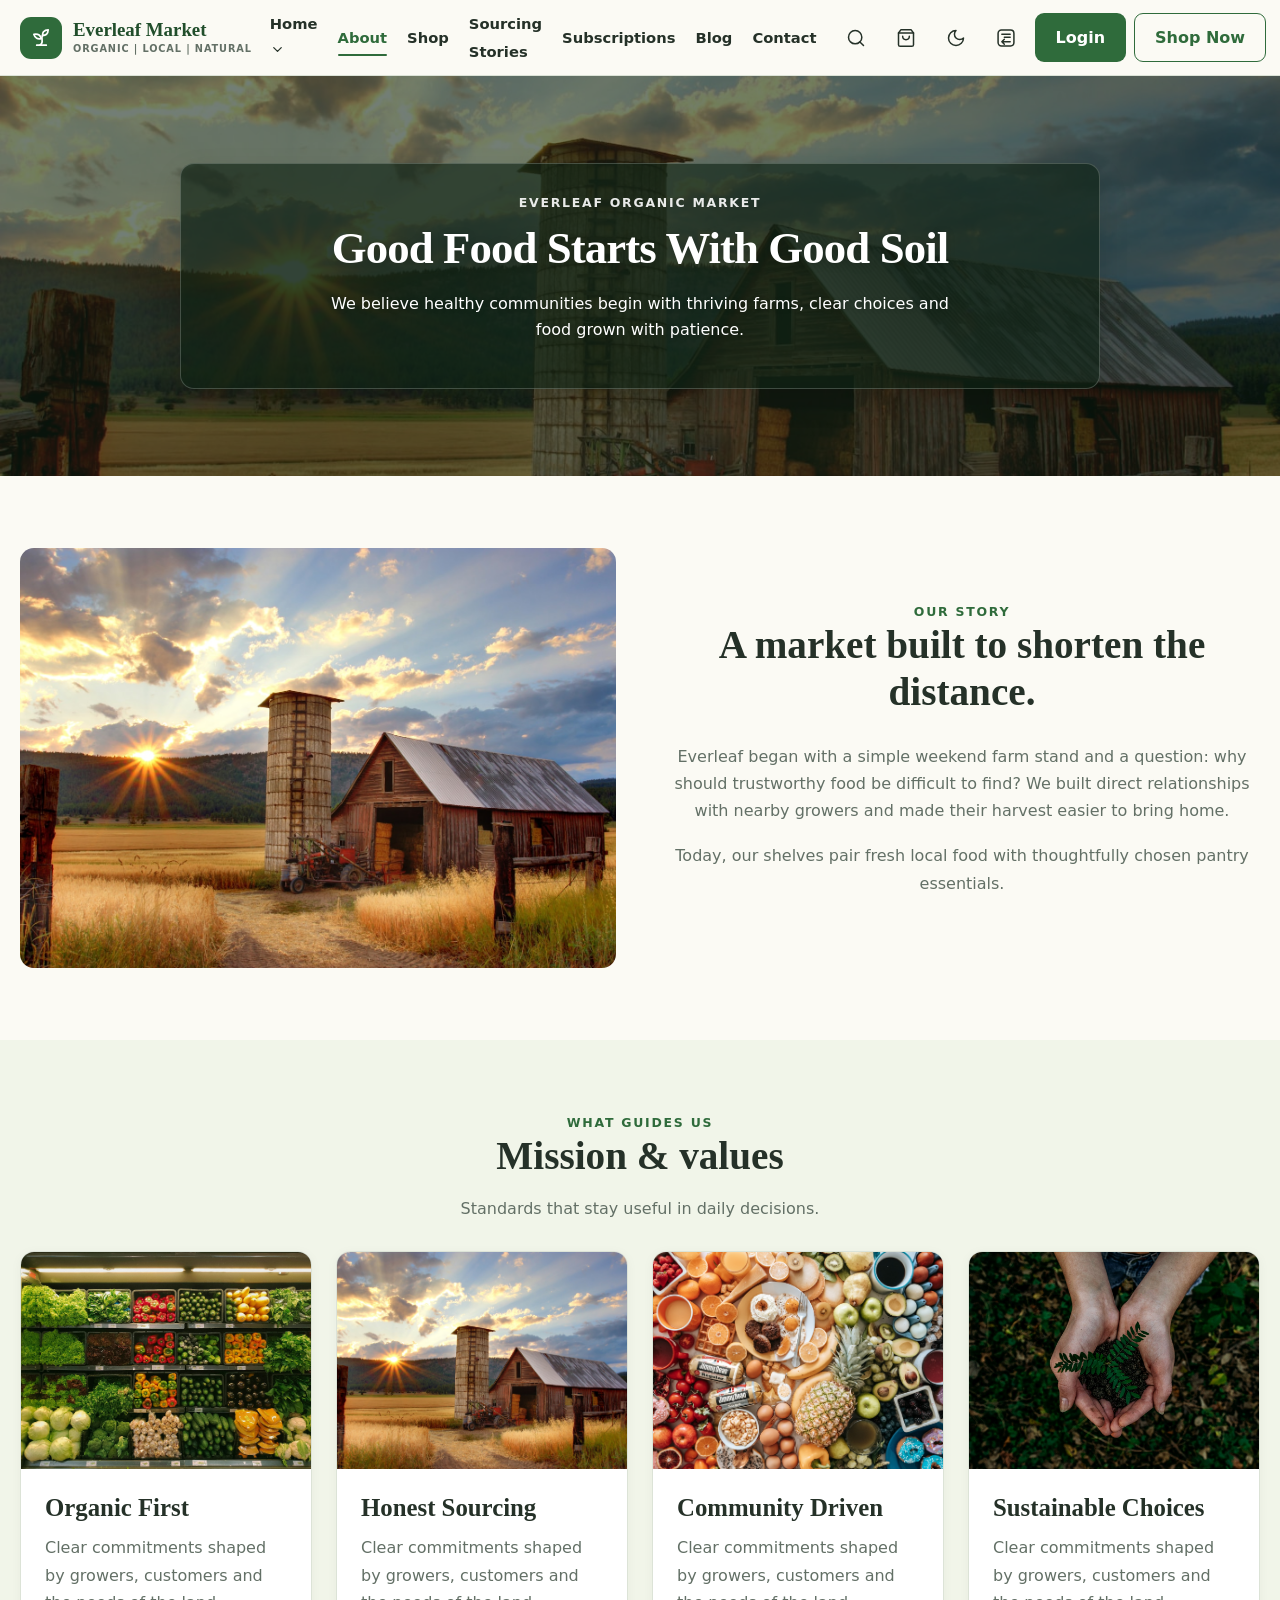
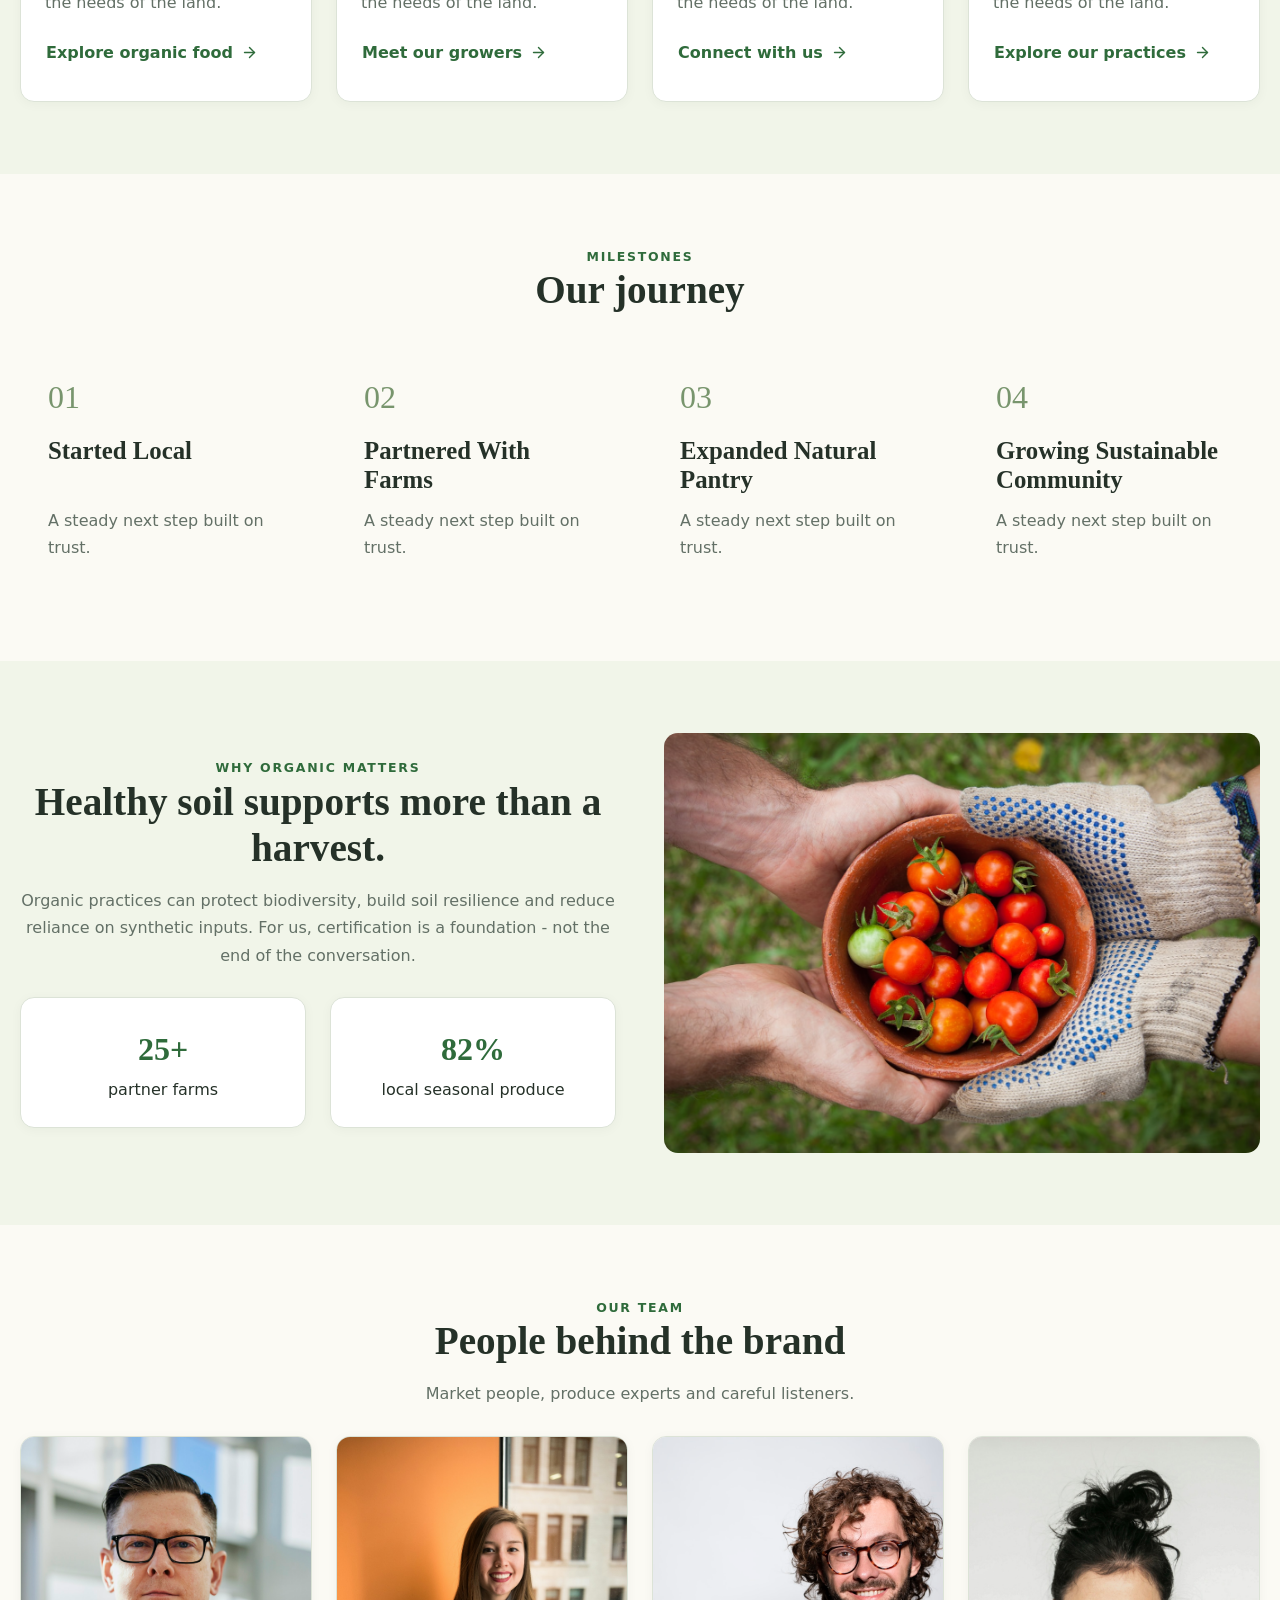
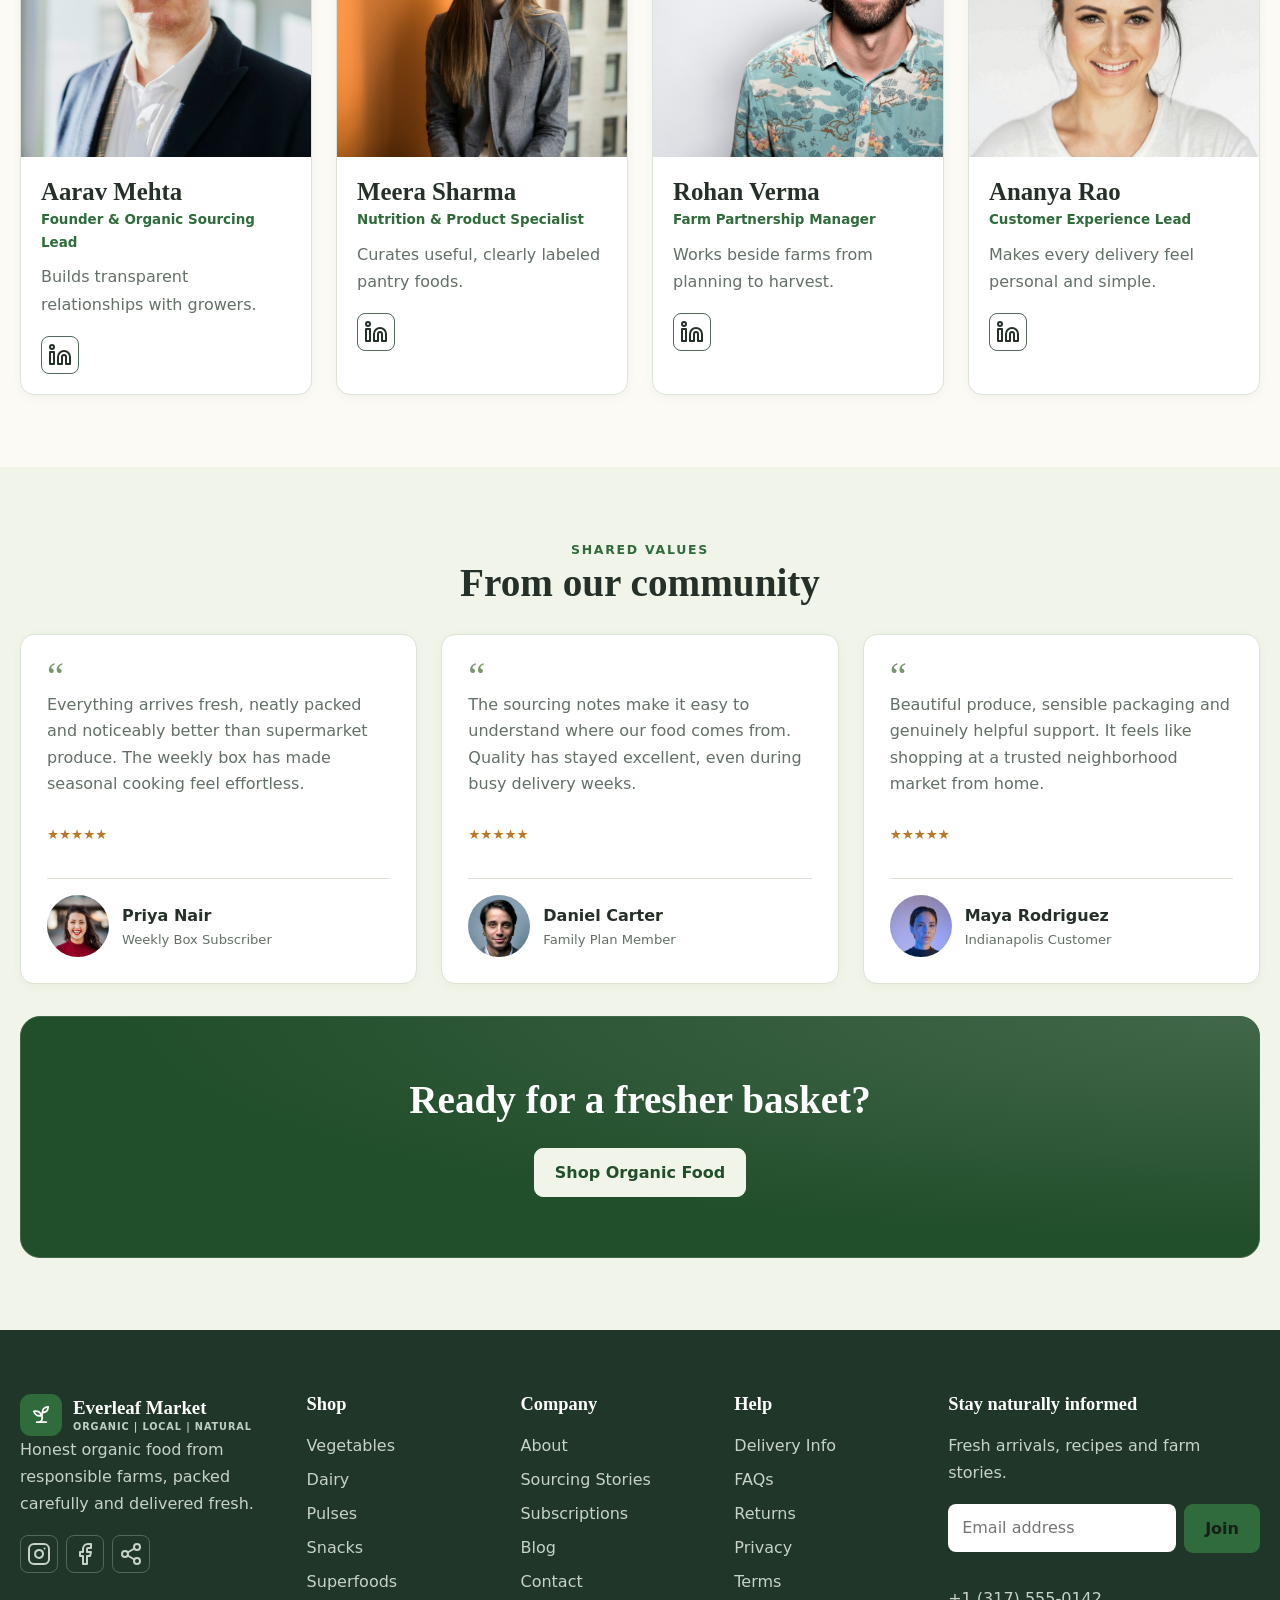
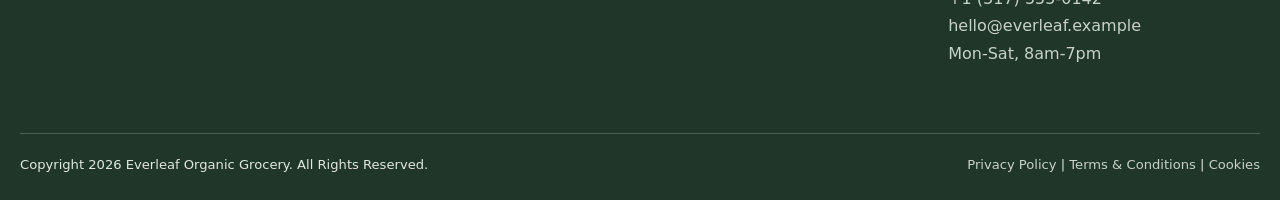
<file: pages/about.html>
<!doctype html>
<html lang="en">
    <head>
        <meta charset="utf-8" />
        <meta name="viewport" content="width=device-width,initial-scale=1" />
        <script>
            try {
                document.documentElement.dataset.theme =
                    localStorage.getItem("theme") ||
                    (matchMedia("(prefers-color-scheme:dark)").matches ? "dark" : "light");
                document.documentElement.dir = localStorage.getItem("layoutDirection") || "ltr";
            } catch (e) {}
        </script>
        <title>About Everleaf | Good Food Starts With Good Soil</title>
        <link rel="icon" href="../favicon.ico" sizes="16x16 32x32 48x48" />
        <link rel="icon" type="image/svg+xml" href="../assets/images/favicon.svg" sizes="any" />
        <meta
            name="description"
            content="Learn how Everleaf connects families with trustworthy organic farms through honest sourcing, sustainable choices and a community-first approach."
        />
        <link rel="canonical" href="https://example.com/about.html" />
        <meta property="og:title" content="About Everleaf | Good Food Starts With Good Soil" />
        <meta
            property="og:description"
            content="Learn how Everleaf connects families with trustworthy organic farms through honest sourcing, sustainable choices and a community-first approach."
        />
        <meta property="og:image" content="https://example.com/assets/images/hero-organic.png" />
        <meta name="twitter:card" content="summary_large_image" />
        <link rel="stylesheet" href="../assets/css/style.css" />
        <link rel="stylesheet" href="../assets/css/dark-mode.css" />
        <link rel="stylesheet" href="../assets/css/rtl.css" />
    </head>
    <body>
        <!-- Header Start -->
        <a class="skip-link" href="#main">Skip to content</a>
        <header class="site-header">
            <div class="container nav-wrap">
                <a class="logo" href="index.html" aria-label="Everleaf Market home">
                    <span class="logo-mark"><i data-lucide="sprout"></i></span>
                    <span class="logo-copy">
                        <span class="logo-name">Everleaf Market</span>
                        <span class="logo-tagline">Organic | Local | Natural</span>
                    </span>
                </a>
                <button
                    class="icon-btn menu-toggle"
                    aria-expanded="false"
                    aria-controls="main-navigation"
                    aria-label="Open menu"
                >
                    <i data-lucide="menu"></i>
                </button>
                <nav class="main-nav" id="main-navigation" aria-label="Primary">
                    <ul class="nav-list">
                        <li class="nav-item has-dropdown">
                            <a
                                class="nav-link dropdown-toggle"
                                href="index.html"
                                aria-expanded="false"
                            >
                                Home
                                <i data-lucide="chevron-down"></i>
                            </a>
                            <ul class="dropdown">
                                <li><a href="index.html">Home Page 1</a></li>
                                <li><a href="home-2.html">Home Page 2</a></li>
                            </ul>
                        </li>
                        <li><a class="nav-link active" href="about.html">About</a></li>
                        <li><a class="nav-link" href="shop.html">Shop</a></li>
                        <li><a class="nav-link" href="sourcing.html">Sourcing Stories</a></li>
                        <li><a class="nav-link" href="subscriptions.html">Subscriptions</a></li>
                        <li><a class="nav-link" href="blog.html">Blog</a></li>
                        <li><a class="nav-link" href="contact.html">Contact</a></li>
                        <li class="mobile-extra">
                            <a class="btn btn-primary" href="login.html">Login</a>
                        </li>
                        <li class="mobile-extra">
                            <button
                                class="nav-link direction-toggle mobile-direction"
                                type="button"
                            >
                                Switch direction
                            </button>
                        </li>
                        <li class="mobile-extra">
                            <a class="btn btn-outline" href="shop.html">Shop Now</a>
                        </li>
                    </ul>
                </nav>
                <div class="nav-actions">
                    <button class="icon-btn search-toggle" aria-label="Search" title="Search">
                        <i data-lucide="search"></i>
                    </button>
                    <a
                        class="icon-btn"
                        href="shop.html"
                        aria-label="Shopping cart"
                        title="Shopping cart"
                    >
                        <i data-lucide="shopping-bag"></i>
                        <span class="cart-count">0</span>
                    </a>
                    <button class="icon-btn theme-toggle" type="button"></button>
                    <button class="icon-btn direction-toggle" type="button"></button>
                    <a class="btn btn-primary desktop-login" href="login.html">Login</a>
                    <a class="btn btn-outline" href="shop.html">Shop Now</a>
                </div>
            </div>
        </header>
        <!-- Header End -->
        <main id="main">
            <!-- =========================
                 Page Hero Start
            ========================= -->
            <section class="page-hero about-hero">
                <div class="container">
                    <span class="eyebrow">Everleaf Organic Market</span>
                    <h1>Good Food Starts With Good Soil</h1>
                    <p>
                        We believe healthy communities begin with thriving farms, clear choices and
                        food grown with patience.
                    </p>
                </div>
            </section>
            <!-- =========================
                 Page Hero End
            ========================= -->
            <!-- =========================
                 Section Start
            ========================= -->
            <section class="section">
                <div class="container split">
                    <img
                        class="media"
                        src="../assets/images/library/photo-1500076656116-558758c991c1.jpg"
                        alt="Sunlit organic farmland"
                        width="900"
                        height="675"
                        loading="lazy"
                    />
                    <div>
                        <div class="section-head">
                            <span class="eyebrow">Our story</span>
                            <h2>A market built to shorten the distance.</h2>
                        </div>
                        <p>
                            Everleaf began with a simple weekend farm stand and a question: why
                            should trustworthy food be difficult to find? We built direct
                            relationships with nearby growers and made their harvest easier to bring
                            home.
                        </p>
                        <p>
                            Today, our shelves pair fresh local food with thoughtfully chosen pantry
                            essentials.
                        </p>
                    </div>
                </div>
            </section>
            <!-- =========================
                 Section End
            ========================= -->
            <!-- =========================
                 Section Start
            ========================= -->
            <section class="section alt">
                <div class="container">
                    <div class="section-head center">
                        <span class="eyebrow">What guides us</span>
                        <h2>Mission & values</h2>
                        <p>Standards that stay useful in daily decisions.</p>
                    </div>
                    <div class="grid grid-4 about-values">
                        <article class="card story-card"><img class="story-card-image" src="../assets/images/library/photo-1542838132-92c53300491e.jpg" alt="Fresh vegetables at an organic produce market" width="900" height="675" loading="lazy" /><div class="card-body"><h3>Organic First</h3>
                            <p>
                                Clear commitments shaped by growers, customers and the needs of the
                                land.
                            </p>
                        <a class="btn btn-link" href="shop.html">Explore organic food<i data-lucide="arrow-right"></i></a></div></article>
                        <article class="card story-card"><img class="story-card-image" src="../assets/images/library/photo-1500076656116-558758c991c1.jpg" alt="Green farmland surrounding our food sources" width="900" height="675" loading="lazy" /><div class="card-body"><h3>Honest Sourcing</h3>
                            <p>
                                Clear commitments shaped by growers, customers and the needs of the
                                land.
                            </p>
                        <a class="btn btn-link" href="sourcing.html">Meet our growers<i data-lucide="arrow-right"></i></a></div></article>
                        <article class="card story-card"><img class="story-card-image" src="../assets/images/library/photo-1606787366850-de6330128bfc.jpg" alt="Fresh ingredients prepared for a shared meal" width="900" height="675" loading="lazy" /><div class="card-body"><h3>Community Driven</h3>
                            <p>
                                Clear commitments shaped by growers, customers and the needs of the
                                land.
                            </p>
                        <a class="btn btn-link" href="contact.html">Connect with us<i data-lucide="arrow-right"></i></a></div></article>
                        <article class="card story-card"><img class="story-card-image" src="../assets/images/library/photo-1542601906990-b4d3fb778b09.jpg" alt="Green plants representing care for the environment" width="900" height="675" loading="lazy" /><div class="card-body"><h3>Sustainable Choices</h3>
                            <p>
                                Clear commitments shaped by growers, customers and the needs of the
                                land.
                            </p>
                        <a class="btn btn-link" href="sourcing.html">Explore our practices<i data-lucide="arrow-right"></i></a></div></article>
                    </div>
                </div>
            </section>
            <!-- =========================
                 Section End
            ========================= -->
            <!-- =========================
                 Section Start
            ========================= -->
            <section class="section">
                <div class="container">
                    <div class="section-head">
                        <span class="eyebrow">Milestones</span>
                        <h2>Our journey</h2>
                    </div>
                    <div class="grid grid-4 steps about-journey">
                        <article class="step">
                            <h3>Started Local</h3>
                            <p>A steady next step built on trust.</p>
                        </article>
                        <article class="step">
                            <h3>Partnered With Farms</h3>
                            <p>A steady next step built on trust.</p>
                        </article>
                        <article class="step">
                            <h3>Expanded Natural Pantry</h3>
                            <p>A steady next step built on trust.</p>
                        </article>
                        <article class="step">
                            <h3>Growing Sustainable Community</h3>
                            <p>A steady next step built on trust.</p>
                        </article>
                    </div>
                </div>
            </section>
            <!-- =========================
                 Section End
            ========================= -->
            <!-- =========================
                 Section Start
            ========================= -->
            <section class="section alt">
                <div class="container split">
                    <div>
                        <div class="section-head">
                            <span class="eyebrow">Why organic matters</span>
                            <h2>Healthy soil supports more than a harvest.</h2>
                            <p>
                                Organic practices can protect biodiversity, build soil resilience and
                                reduce reliance on synthetic inputs. For us, certification is a
                                foundation - not the end of the conversation.
                            </p>
                        </div>
                        <div class="grid grid-2">
                            <div class="stat card">
                                <strong>25+</strong>
                                partner farms
                            </div>
                            <div class="stat card">
                                <strong>82%</strong>
                                local seasonal produce
                            </div>
                        </div>
                    </div>
                    <img
                        class="media"
                        src="../assets/images/library/photo-1461354464878-ad92f492a5a0.jpg"
                        alt="Fresh produce grown using organic practices"
                        width="900"
                        height="675"
                        loading="lazy"
                    />
                </div>
            </section>
            <!-- =========================
                 Section End
            ========================= -->
            <!-- =========================
                 Section Start
            ========================= -->
            <section class="section">
                <div class="container">
                    <div class="section-head center">
                        <span class="eyebrow">Our team</span>
                        <h2>People behind the brand</h2>
                        <p>Market people, produce experts and careful listeners.</p>
                    </div>
                    <div class="grid grid-4">
                        <article class="card team-card">
                            <img
                                src="../assets/images/library/photo-1560250097-0b93528c311a.jpg"
                                alt="Aarav Mehta, Founder and Organic Sourcing Lead"
                                width="560"
                                height="700"
                                loading="lazy"
                            />
                            <div class="card-body">
                                <h3>Aarav Mehta</h3>
                                <p class="team-role">Founder &amp; Organic Sourcing Lead</p>
                                <p>Builds transparent relationships with growers.</p>
                                <div class="socials">
                                    <a href="coming-soon.html" aria-label="Aarav on LinkedIn">
                                        <i data-lucide="linkedin"></i>
                                    </a>
                                </div>
                            </div>
                        </article>
                        <article class="card team-card">
                            <img
                                src="../assets/images/library/photo-1573496359142-b8d87734a5a2.jpg"
                                alt="Meera Sharma, Nutrition and Product Specialist"
                                width="560"
                                height="700"
                                loading="lazy"
                            />
                            <div class="card-body">
                                <h3>Meera Sharma</h3>
                                <p class="team-role">Nutrition &amp; Product Specialist</p>
                                <p>Curates useful, clearly labeled pantry foods.</p>
                                <div class="socials">
                                    <a href="coming-soon.html" aria-label="Meera on LinkedIn">
                                        <i data-lucide="linkedin"></i>
                                    </a>
                                </div>
                            </div>
                        </article>
                        <article class="card team-card">
                            <img
                                src="../assets/images/library/photo-1568602471122-7832951cc4c5.jpg"
                                alt="Rohan Verma, Farm Partnership Manager"
                                width="560"
                                height="700"
                                loading="lazy"
                            />
                            <div class="card-body">
                                <h3>Rohan Verma</h3>
                                <p class="team-role">Farm Partnership Manager</p>
                                <p>Works beside farms from planning to harvest.</p>
                                <div class="socials">
                                    <a href="coming-soon.html" aria-label="Rohan on LinkedIn">
                                        <i data-lucide="linkedin"></i>
                                    </a>
                                </div>
                            </div>
                        </article>
                        <article class="card team-card">
                            <img
                                src="../assets/images/library/photo-1580489944761-15a19d654956.jpg"
                                alt="Ananya Rao, Customer Experience Lead"
                                width="560"
                                height="700"
                                loading="lazy"
                            />
                            <div class="card-body">
                                <h3>Ananya Rao</h3>
                                <p class="team-role">Customer Experience Lead</p>
                                <p>Makes every delivery feel personal and simple.</p>
                                <div class="socials">
                                    <a href="coming-soon.html" aria-label="Ananya on LinkedIn">
                                        <i data-lucide="linkedin"></i>
                                    </a>
                                </div>
                            </div>
                        </article>
                    </div>
                </div>
            </section>
            <!-- =========================
                 Section End
            ========================= -->
            <!-- =========================
                 Section Start
            ========================= -->
            <section class="section alt">
                <div class="container">
                    <div class="section-head center">
                        <span class="eyebrow">Shared values</span>
                        <h2>From our community</h2>
                    </div>
                    <div class="grid grid-3">
                        <article class="card testimonial-card">
                            <span class="quote-mark" aria-hidden="true">&ldquo;</span>
                            <p class="quote">
                                Everything arrives fresh, neatly packed and noticeably better than
                                supermarket produce. The weekly box has made seasonal cooking feel
                                effortless.
                            </p>
                            <div class="stars" aria-label="Five out of five stars">
                                &#9733;&#9733;&#9733;&#9733;&#9733;
                            </div>
                            <div class="testimonial-person">
                                <img
                                    src="../assets/images/library/photo-1494790108377-be9c29b29330.jpg"
                                    alt="Priya Nair"
                                    width="124"
                                    height="124"
                                    loading="lazy"
                                />
                                <div>
                                    <strong>Priya Nair</strong>
                                    <span>Weekly Box Subscriber</span>
                                </div>
                            </div>
                        </article>
                        <article class="card testimonial-card">
                            <span class="quote-mark" aria-hidden="true">&ldquo;</span>
                            <p class="quote">
                                The sourcing notes make it easy to understand where our food comes
                                from. Quality has stayed excellent, even during busy delivery weeks.
                            </p>
                            <div class="stars" aria-label="Five out of five stars">
                                &#9733;&#9733;&#9733;&#9733;&#9733;
                            </div>
                            <div class="testimonial-person">
                                <img
                                    src="../assets/images/library/photo-1500648767791-00dcc994a43e.jpg"
                                    alt="Daniel Carter"
                                    width="124"
                                    height="124"
                                    loading="lazy"
                                />
                                <div>
                                    <strong>Daniel Carter</strong>
                                    <span>Family Plan Member</span>
                                </div>
                            </div>
                        </article>
                        <article class="card testimonial-card">
                            <span class="quote-mark" aria-hidden="true">&ldquo;</span>
                            <p class="quote">
                                Beautiful produce, sensible packaging and genuinely helpful support.
                                It feels like shopping at a trusted neighborhood market from home.
                            </p>
                            <div class="stars" aria-label="Five out of five stars">
                                &#9733;&#9733;&#9733;&#9733;&#9733;
                            </div>
                            <div class="testimonial-person">
                                <img
                                    src="../assets/images/library/photo-1534528741775-53994a69daeb.jpg"
                                    alt="Maya Rodriguez"
                                    width="124"
                                    height="124"
                                    loading="lazy"
                                />
                                <div>
                                    <strong>Maya Rodriguez</strong>
                                    <span>Indianapolis Customer</span>
                                </div>
                            </div>
                        </article>
                    </div>
                    <div class="about-basket-cta text-center mt-4">
                        <h2>Ready for a fresher basket?</h2>
                        <a class="btn btn-primary" href="shop.html">Shop Organic Food</a>
                    </div>
                </div>
            </section>
            <!-- =========================
                 Section End
            ========================= -->
        </main>
        <!-- Footer Start -->
        <footer class="site-footer">
            <div class="container">
                <div class="footer-grid">
                    <div>
                        <a class="logo" href="index.html" aria-label="Everleaf Market home">
                            <span class="logo-mark"><i data-lucide="sprout"></i></span>
                            <span class="logo-copy">
                                <span class="logo-name">Everleaf Market</span>
                                <span class="logo-tagline">Organic | Local | Natural</span>
                            </span>
                        </a>
                        <p>
                            Honest organic food from responsible farms, packed carefully and
                            delivered fresh.
                        </p>
                        <div class="socials">
                            <a href="coming-soon.html" aria-label="Instagram">
                                <i data-lucide="instagram"></i>
                            </a>
                            <a href="coming-soon.html" aria-label="Facebook">
                                <i data-lucide="facebook"></i>
                            </a>
                            <a href="coming-soon.html" aria-label="Pinterest">
                                <i data-lucide="share-2"></i>
                            </a>
                        </div>
                    </div>
                    <div>
                        <h4>Shop</h4>
                        <ul class="footer-links">
                            <li><a href="shop.html">Vegetables</a></li>
                            <li><a href="shop.html">Dairy</a></li>
                            <li><a href="shop.html">Pulses</a></li>
                            <li><a href="shop.html">Snacks</a></li>
                            <li><a href="shop.html">Superfoods</a></li>
                        </ul>
                    </div>
                    <div>
                        <h4>Company</h4>
                        <ul class="footer-links">
                            <li><a href="about.html">About</a></li>
                            <li><a href="sourcing.html">Sourcing Stories</a></li>
                            <li><a href="subscriptions.html">Subscriptions</a></li>
                            <li><a href="blog.html">Blog</a></li>
                            <li><a href="contact.html">Contact</a></li>
                        </ul>
                    </div>
                    <div>
                        <h4>Help</h4>
                        <ul class="footer-links">
                            <li><a href="contact.html">Delivery Info</a></li>
                            <li><a href="subscriptions.html#faq">FAQs</a></li>
                            <li><a href="contact.html">Returns</a></li>
                            <li><a href="coming-soon.html">Privacy</a></li>
                            <li><a href="coming-soon.html">Terms</a></li>
                        </ul>
                    </div>
                    <div>
                        <h4>Stay naturally informed</h4>
                        <p>Fresh arrivals, recipes and farm stories.</p>
                        <form class="inline-form" data-validate data-demo>
                            <label class="sr-only" for="footer-email">Email address</label>
                            <input
                                id="footer-email"
                                type="email"
                                placeholder="Email address"
                                required
                            />
                            <button class="btn btn-secondary">Join</button>
                        </form>
                        <p class="mt-4">
                            +1 (317) 555-0142
                            <br />
                            hello@everleaf.example
                            <br />
                            Mon-Sat, 8am-7pm
                        </p>
                    </div>
                </div>
                <div class="footer-bottom">
                    <span>Copyright 2026 Everleaf Organic Grocery. All Rights Reserved.</span>
                    <span>
                        <a href="coming-soon.html">Privacy Policy</a>
                        |
                        <a href="coming-soon.html">Terms & Conditions</a>
                        |
                        <a href="coming-soon.html">Cookies</a>
                    </span>
                </div>
            </div>
        </footer>
        <!-- Footer End -->
        <div class="search-panel" role="dialog" aria-modal="true" aria-label="Site search">
            <div class="search-box">
                <label class="sr-only" for="site-search">Search products</label>
                <input
                    class="control"
                    id="site-search"
                    type="search"
                    placeholder="Search fresh produce, pantry goods..."
                />
                <button class="btn btn-primary">Search</button>
                <button class="btn btn-outline search-close" aria-label="Close search">
                    Close
                </button>
            </div>
        </div>
        <div class="toast" role="status" aria-live="polite"></div>
        <script src="../assets/js/lucide.min.js" defer></script>
        <script src="../assets/js/main.js" defer></script>
    </body>
</html>
</file>
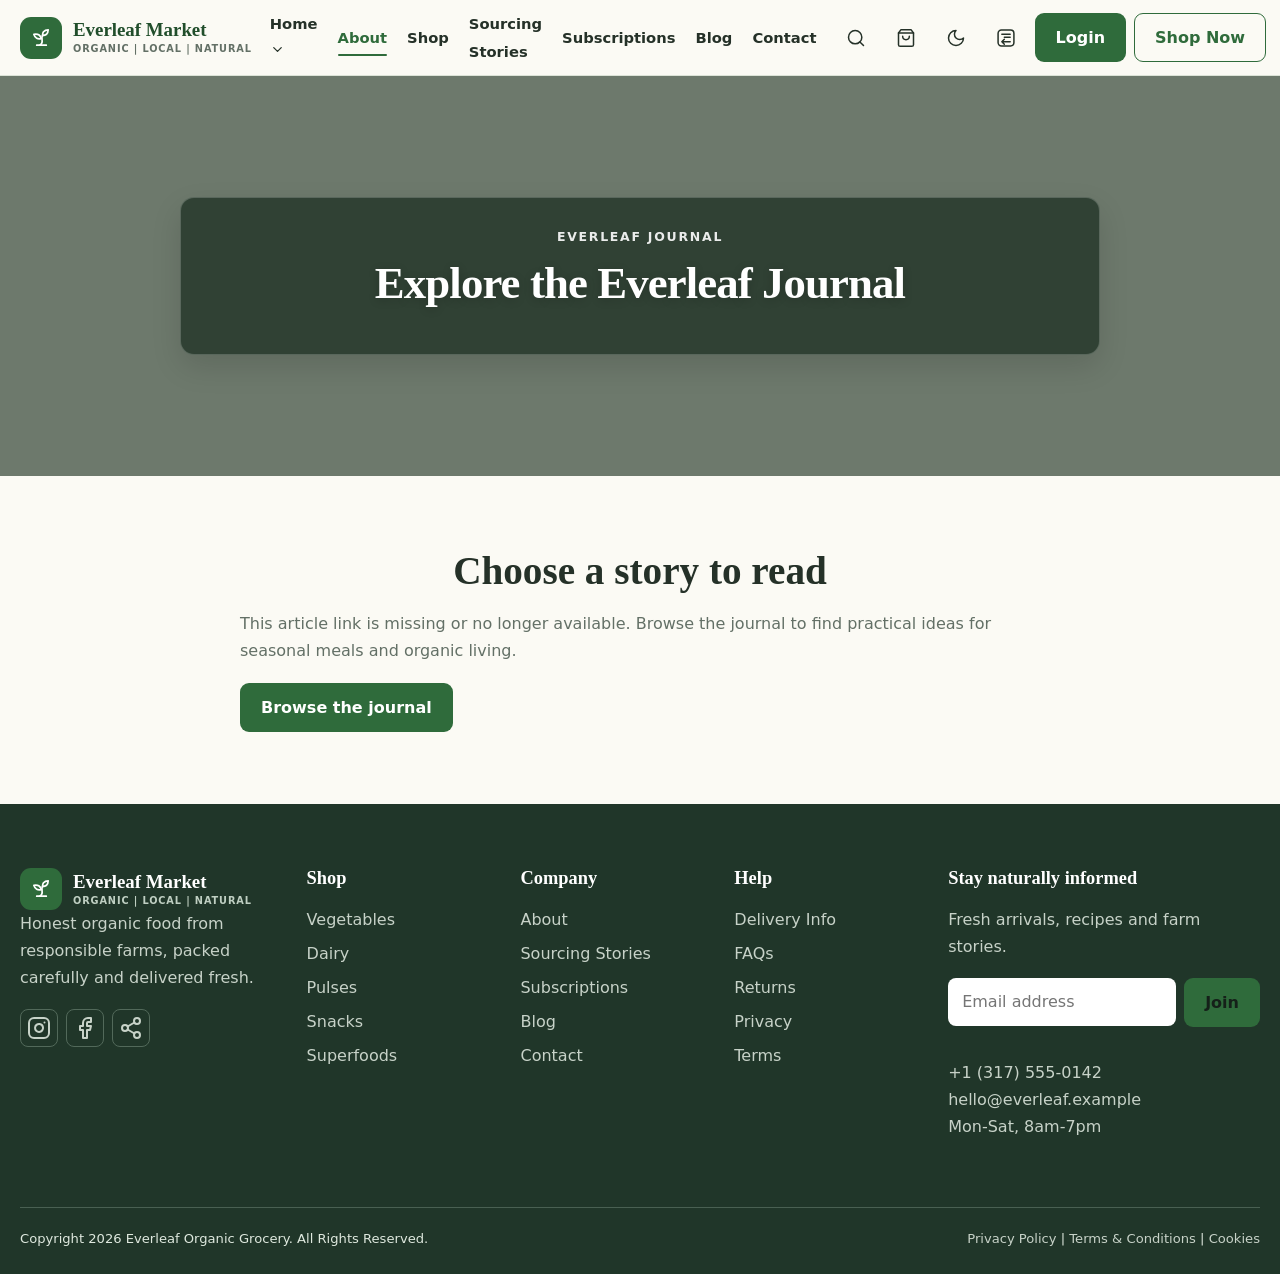
<file: pages/blog-details.html>
<!doctype html>
<html lang="en">
    <head>
        <meta charset="utf-8" />
        <meta name="viewport" content="width=device-width,initial-scale=1" />
        <script>
            try {
                document.documentElement.dataset.theme =
                    localStorage.getItem("theme") ||
                    (matchMedia("(prefers-color-scheme:dark)").matches ? "dark" : "light");
                document.documentElement.dir = localStorage.getItem("layoutDirection") || "ltr";
            } catch (e) {}
        </script>
        <title>Everleaf Journal | Article</title>
        <link rel="icon" href="../favicon.ico" sizes="16x16 32x32 48x48" />
        <link rel="icon" type="image/svg+xml" href="../assets/images/favicon.svg" sizes="any" />
        <meta
            name="description"
            content="Read practical ideas for seasonal meals and organic living in the Everleaf Journal."
        />
        <link rel="canonical" href="blog-details.html" />
        <meta property="og:title" content="Everleaf Journal | Article" />
        <meta
            property="og:description"
            content="Read practical ideas for seasonal meals and organic living in the Everleaf Journal."
        />
        <meta property="og:image" content="https://example.com/assets/images/hero-organic.png" />
        <meta name="twitter:card" content="summary_large_image" />
        <link rel="stylesheet" href="../assets/css/style.css" />
        <link rel="stylesheet" href="../assets/css/dark-mode.css" />
        <link rel="stylesheet" href="../assets/css/rtl.css" />
    </head>
    <body>
        <!-- Header Start -->
        <a class="skip-link" href="#main">Skip to content</a>
        <header class="site-header">
            <div class="container nav-wrap">
                <a class="logo" href="index.html" aria-label="Everleaf Market home">
                    <span class="logo-mark"><i data-lucide="sprout"></i></span>
                    <span class="logo-copy">
                        <span class="logo-name">Everleaf Market</span>
                        <span class="logo-tagline">Organic | Local | Natural</span>
                    </span>
                </a>
                <button
                    class="icon-btn menu-toggle"
                    aria-expanded="false"
                    aria-controls="main-navigation"
                    aria-label="Open menu"
                >
                    <i data-lucide="menu"></i>
                </button>
                <nav class="main-nav" id="main-navigation" aria-label="Primary">
                    <ul class="nav-list">
                        <li class="nav-item has-dropdown">
                            <a
                                class="nav-link dropdown-toggle"
                                href="index.html"
                                aria-expanded="false"
                            >
                                Home
                                <i data-lucide="chevron-down"></i>
                            </a>
                            <ul class="dropdown">
                                <li><a href="index.html">Home Page 1</a></li>
                                <li><a href="home-2.html">Home Page 2</a></li>
                            </ul>
                        </li>
                        <li><a class="nav-link active" href="about.html">About</a></li>
                        <li><a class="nav-link" href="shop.html">Shop</a></li>
                        <li><a class="nav-link" href="sourcing.html">Sourcing Stories</a></li>
                        <li><a class="nav-link" href="subscriptions.html">Subscriptions</a></li>
                        <li><a class="nav-link" href="blog.html">Blog</a></li>
                        <li><a class="nav-link" href="contact.html">Contact</a></li>
                        <li class="mobile-extra">
                            <a class="btn btn-primary" href="login.html">Login</a>
                        </li>
                        <li class="mobile-extra">
                            <button
                                class="nav-link direction-toggle mobile-direction"
                                type="button"
                            >
                                Switch direction
                            </button>
                        </li>
                        <li class="mobile-extra">
                            <a class="btn btn-outline" href="shop.html">Shop Now</a>
                        </li>
                    </ul>
                </nav>
                <div class="nav-actions">
                    <button class="icon-btn search-toggle" aria-label="Search" title="Search">
                        <i data-lucide="search"></i>
                    </button>
                    <a
                        class="icon-btn"
                        href="shop.html"
                        aria-label="Shopping cart"
                        title="Shopping cart"
                    >
                        <i data-lucide="shopping-bag"></i>
                        <span class="cart-count">0</span>
                    </a>
                    <button class="icon-btn theme-toggle" type="button"></button>
                    <button class="icon-btn direction-toggle" type="button"></button>
                    <a class="btn btn-primary desktop-login" href="login.html">Login</a>
                    <a class="btn btn-outline" href="shop.html">Shop Now</a>
                </div>
            </div>
        </header>
        <!-- Header End -->
        <main id="main">
            <section class="page-hero"><div class="container"><span class="eyebrow">Everleaf Journal</span><h1 id="article-title">Explore the Everleaf Journal</h1></div></section>
            <section class="section"><article class="container journal-article" id="article-content"><h2>Choose a story to read</h2><p>This article link is missing or no longer available. Browse the journal to find practical ideas for seasonal meals and organic living.</p><a class="btn btn-primary" href="blog.html">Browse the journal</a><noscript><p>Enable JavaScript to open individual stories.</p></noscript></article></section>
        </main>
        <!-- Footer Start -->
        <footer class="site-footer">
            <div class="container">
                <div class="footer-grid">
                    <div>
                        <a class="logo" href="index.html" aria-label="Everleaf Market home">
                            <span class="logo-mark"><i data-lucide="sprout"></i></span>
                            <span class="logo-copy">
                                <span class="logo-name">Everleaf Market</span>
                                <span class="logo-tagline">Organic | Local | Natural</span>
                            </span>
                        </a>
                        <p>
                            Honest organic food from responsible farms, packed carefully and
                            delivered fresh.
                        </p>
                        <div class="socials">
                            <a href="coming-soon.html" aria-label="Instagram">
                                <i data-lucide="instagram"></i>
                            </a>
                            <a href="coming-soon.html" aria-label="Facebook">
                                <i data-lucide="facebook"></i>
                            </a>
                            <a href="coming-soon.html" aria-label="Pinterest">
                                <i data-lucide="share-2"></i>
                            </a>
                        </div>
                    </div>
                    <div>
                        <h4>Shop</h4>
                        <ul class="footer-links">
                            <li><a href="shop.html">Vegetables</a></li>
                            <li><a href="shop.html">Dairy</a></li>
                            <li><a href="shop.html">Pulses</a></li>
                            <li><a href="shop.html">Snacks</a></li>
                            <li><a href="shop.html">Superfoods</a></li>
                        </ul>
                    </div>
                    <div>
                        <h4>Company</h4>
                        <ul class="footer-links">
                            <li><a href="about.html">About</a></li>
                            <li><a href="sourcing.html">Sourcing Stories</a></li>
                            <li><a href="subscriptions.html">Subscriptions</a></li>
                            <li><a href="blog.html">Blog</a></li>
                            <li><a href="contact.html">Contact</a></li>
                        </ul>
                    </div>
                    <div>
                        <h4>Help</h4>
                        <ul class="footer-links">
                            <li><a href="contact.html">Delivery Info</a></li>
                            <li><a href="subscriptions.html#faq">FAQs</a></li>
                            <li><a href="contact.html">Returns</a></li>
                            <li><a href="coming-soon.html">Privacy</a></li>
                            <li><a href="coming-soon.html">Terms</a></li>
                        </ul>
                    </div>
                    <div>
                        <h4>Stay naturally informed</h4>
                        <p>Fresh arrivals, recipes and farm stories.</p>
                        <form class="inline-form" data-validate data-demo>
                            <label class="sr-only" for="footer-email">Email address</label>
                            <input
                                id="footer-email"
                                type="email"
                                placeholder="Email address"
                                required
                            />
                            <button class="btn btn-secondary">Join</button>
                        </form>
                        <p class="mt-4">
                            +1 (317) 555-0142
                            <br />
                            hello@everleaf.example
                            <br />
                            Mon-Sat, 8am-7pm
                        </p>
                    </div>
                </div>
                <div class="footer-bottom">
                    <span>Copyright 2026 Everleaf Organic Grocery. All Rights Reserved.</span>
                    <span>
                        <a href="coming-soon.html">Privacy Policy</a>
                        |
                        <a href="coming-soon.html">Terms & Conditions</a>
                        |
                        <a href="coming-soon.html">Cookies</a>
                    </span>
                </div>
            </div>
        </footer>
        <!-- Footer End -->
        <div class="search-panel" role="dialog" aria-modal="true" aria-label="Site search">
            <div class="search-box">
                <label class="sr-only" for="site-search">Search products</label>
                <input
                    class="control"
                    id="site-search"
                    type="search"
                    placeholder="Search fresh produce, pantry goods..."
                />
                <button class="btn btn-primary">Search</button>
                <button class="btn btn-outline search-close" aria-label="Close search">
                    Close
                </button>
            </div>
        </div>
        <div class="toast" role="status" aria-live="polite"></div>
        <script src="../assets/js/lucide.min.js" defer></script>
        <script src="../assets/js/blog-articles.js" defer></script>
        <script src="../assets/js/main.js" defer></script>
    </body>
</html>
</file>
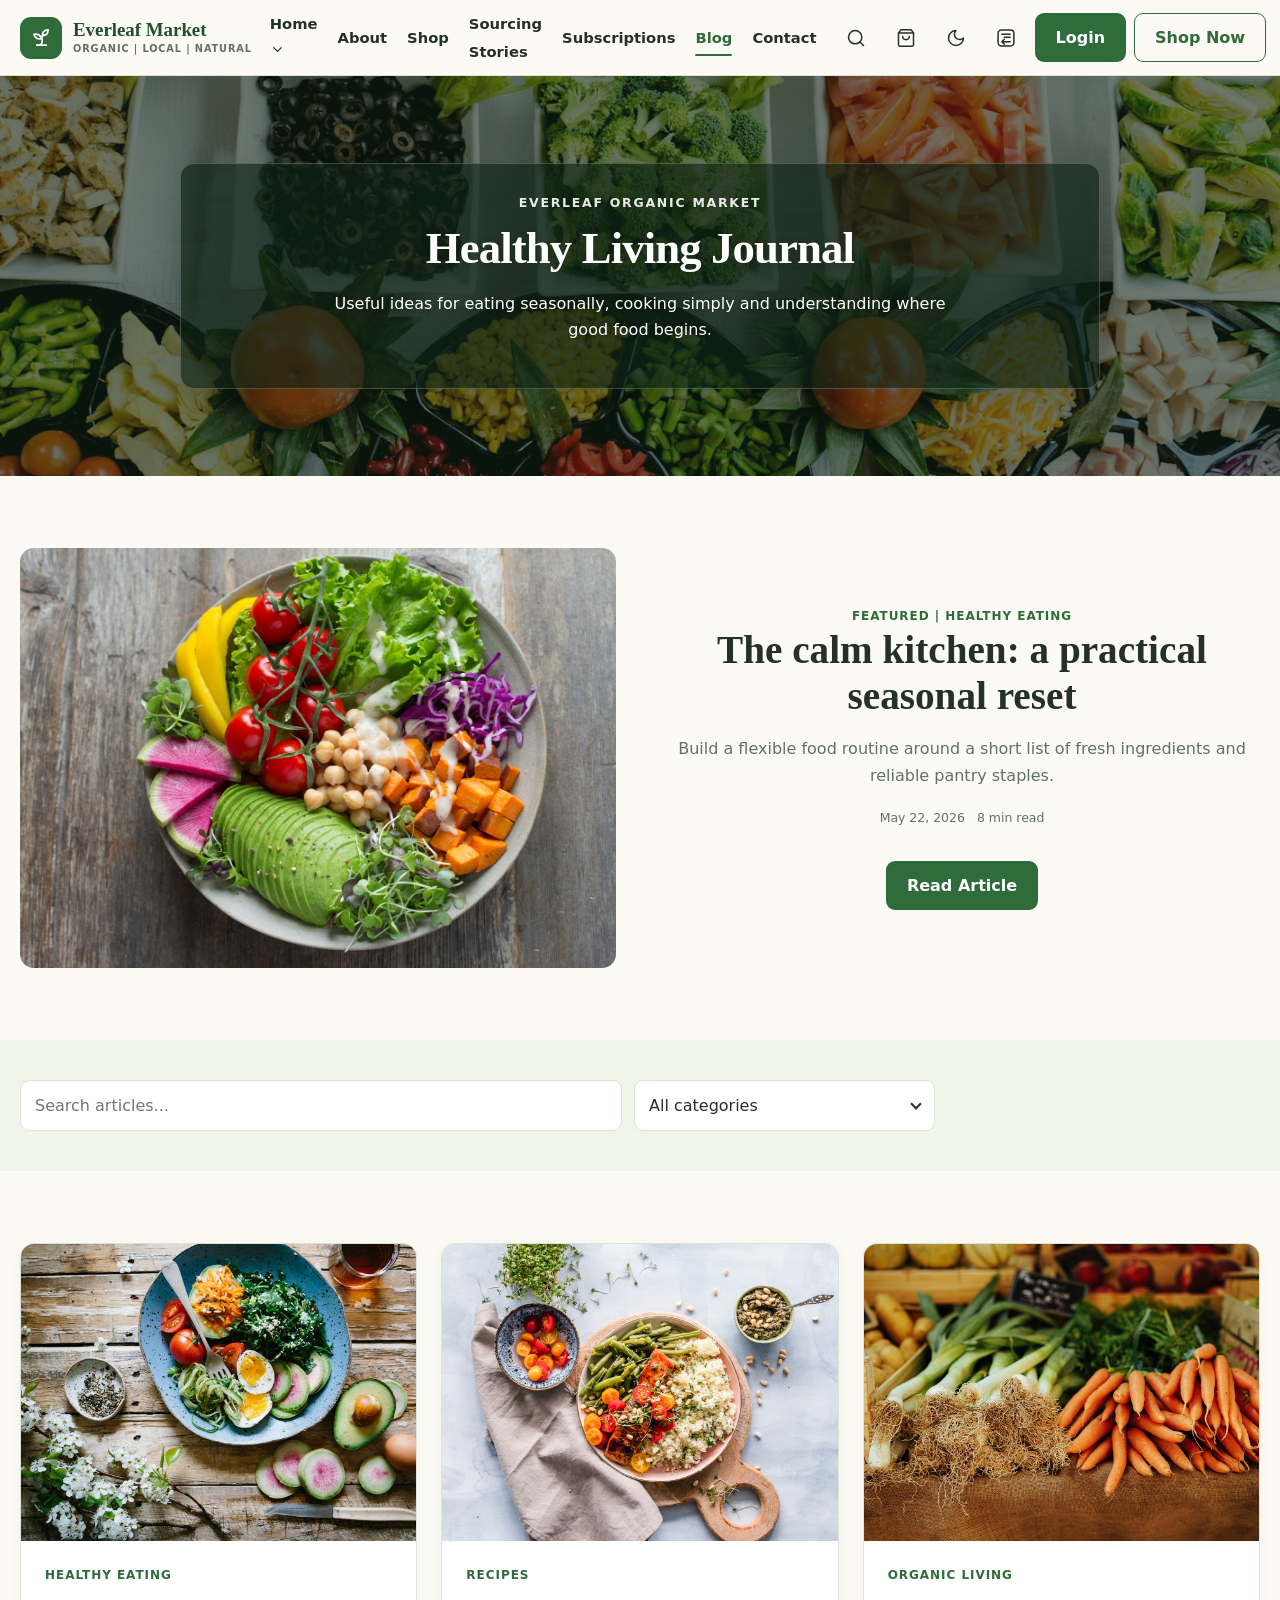
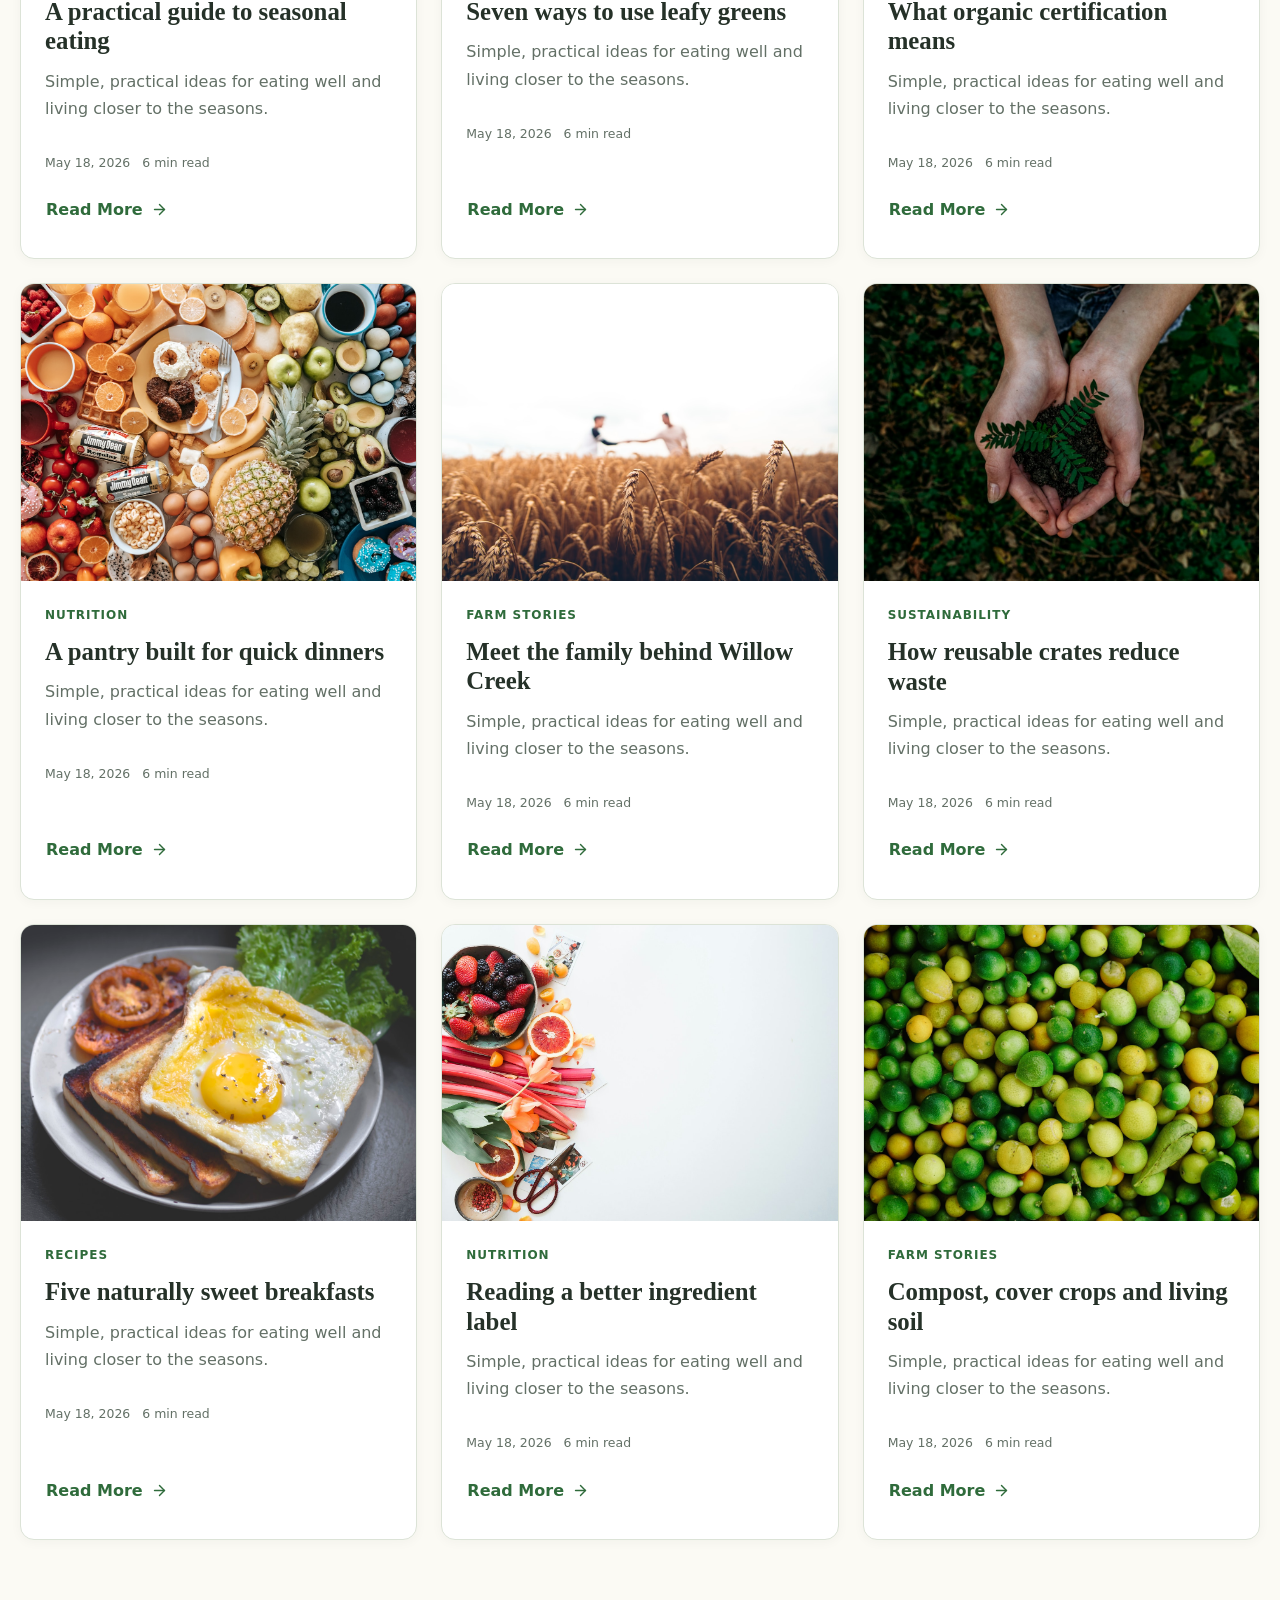
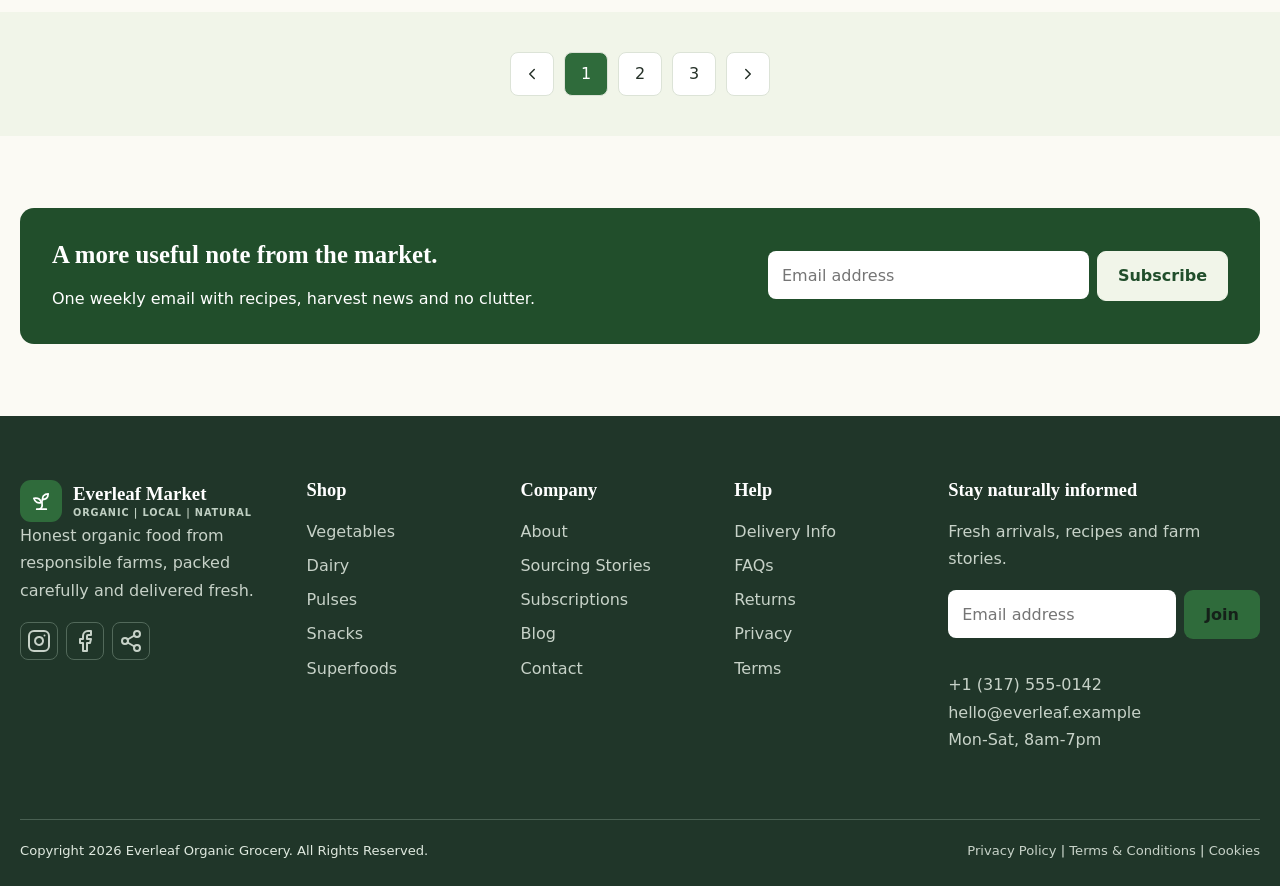
<file: pages/blog.html>
<!doctype html>
<html lang="en">
    <head>
        <meta charset="utf-8" />
        <meta name="viewport" content="width=device-width,initial-scale=1" />
        <script>
            try {
                document.documentElement.dataset.theme =
                    localStorage.getItem("theme") ||
                    (matchMedia("(prefers-color-scheme:dark)").matches ? "dark" : "light");
                document.documentElement.dir = localStorage.getItem("layoutDirection") || "ltr";
            } catch (e) {}
        </script>
        <title>Healthy Living Journal | Everleaf Blog</title>
        <link rel="icon" href="../favicon.ico" sizes="16x16 32x32 48x48" />
        <link rel="icon" type="image/svg+xml" href="../assets/images/favicon.svg" sizes="any" />
        <meta
            name="description"
            content="Explore practical articles on healthy eating, organic living, recipes, nutrition, farm stories and sustainability from the Everleaf team."
        />
        <link rel="canonical" href="https://example.com/blog.html" />
        <meta property="og:title" content="Healthy Living Journal | Everleaf Blog" />
        <meta
            property="og:description"
            content="Explore practical articles on healthy eating, organic living, recipes, nutrition, farm stories and sustainability from the Everleaf team."
        />
        <meta property="og:image" content="https://example.com/assets/images/hero-organic.png" />
        <meta name="twitter:card" content="summary_large_image" />
        <link rel="stylesheet" href="../assets/css/style.css" />
        <link rel="stylesheet" href="../assets/css/dark-mode.css" />
        <link rel="stylesheet" href="../assets/css/rtl.css" />
    </head>
    <body>
        <!-- Header Start -->
        <a class="skip-link" href="#main">Skip to content</a>
        <header class="site-header">
            <div class="container nav-wrap">
                <a class="logo" href="index.html" aria-label="Everleaf Market home">
                    <span class="logo-mark"><i data-lucide="sprout"></i></span>
                    <span class="logo-copy">
                        <span class="logo-name">Everleaf Market</span>
                        <span class="logo-tagline">Organic | Local | Natural</span>
                    </span>
                </a>
                <button
                    class="icon-btn menu-toggle"
                    aria-expanded="false"
                    aria-controls="main-navigation"
                    aria-label="Open menu"
                >
                    <i data-lucide="menu"></i>
                </button>
                <nav class="main-nav" id="main-navigation" aria-label="Primary">
                    <ul class="nav-list">
                        <li class="nav-item has-dropdown">
                            <a
                                class="nav-link dropdown-toggle"
                                href="index.html"
                                aria-expanded="false"
                            >
                                Home
                                <i data-lucide="chevron-down"></i>
                            </a>
                            <ul class="dropdown">
                                <li><a href="index.html">Home Page 1</a></li>
                                <li><a href="home-2.html">Home Page 2</a></li>
                            </ul>
                        </li>
                        <li><a class="nav-link" href="about.html">About</a></li>
                        <li><a class="nav-link" href="shop.html">Shop</a></li>
                        <li><a class="nav-link" href="sourcing.html">Sourcing Stories</a></li>
                        <li><a class="nav-link" href="subscriptions.html">Subscriptions</a></li>
                        <li><a class="nav-link active" href="blog.html">Blog</a></li>
                        <li><a class="nav-link" href="contact.html">Contact</a></li>
                        <li class="mobile-extra">
                            <a class="btn btn-primary" href="login.html">Login</a>
                        </li>
                        <li class="mobile-extra">
                            <button
                                class="nav-link direction-toggle mobile-direction"
                                type="button"
                            >
                                Switch direction
                            </button>
                        </li>
                        <li class="mobile-extra">
                            <a class="btn btn-outline" href="shop.html">Shop Now</a>
                        </li>
                    </ul>
                </nav>
                <div class="nav-actions">
                    <button class="icon-btn search-toggle" aria-label="Search" title="Search">
                        <i data-lucide="search"></i>
                    </button>
                    <a
                        class="icon-btn"
                        href="shop.html"
                        aria-label="Shopping cart"
                        title="Shopping cart"
                    >
                        <i data-lucide="shopping-bag"></i>
                        <span class="cart-count">0</span>
                    </a>
                    <button class="icon-btn theme-toggle" type="button"></button>
                    <button class="icon-btn direction-toggle" type="button"></button>
                    <a class="btn btn-primary desktop-login" href="login.html">Login</a>
                    <a class="btn btn-outline" href="shop.html">Shop Now</a>
                </div>
            </div>
        </header>
        <!-- Header End -->
        <main id="main">
            <!-- =========================
                 Page Hero Start
            ========================= -->
            <section class="page-hero blog-hero">
                <div class="container">
                    <span class="eyebrow">Everleaf Organic Market</span>
                    <h1>Healthy Living Journal</h1>
                    <p>
                        Useful ideas for eating seasonally, cooking simply and understanding where
                        good food begins.
                    </p>
                </div>
            </section>
            <!-- =========================
                 Page Hero End
            ========================= -->
            <!-- =========================
                 Section Start
            ========================= -->
            <section class="section">
                <div class="container split">
                    <img
                        class="media"
                        src="../assets/images/library/photo-1512621776951-a57141f2eefd.jpg"
                        alt="Colorful healthy dishes for seasonal eating"
                        width="900"
                        height="675"
                        loading="lazy"
                    />
                    <div>
                        <span class="category">Featured | Healthy Eating</span>
                        <h2>The calm kitchen: a practical seasonal reset</h2>
                        <p>
                            Build a flexible food routine around a short list of fresh ingredients
                            and reliable pantry staples.
                        </p>
                        <div class="meta">
                            <span>May 22, 2026</span>
                            <span>8 min read</span>
                        </div>
                        <a class="btn btn-primary mt-4" href="blog-details.html?article=the-calm-kitchen-a-practical-seasonal-reset">Read Article</a>
                    </div>
                </div>
            </section>
            <!-- =========================
                 Section End
            ========================= -->
            <!-- =========================
                 Section Sm Start
            ========================= -->
            <section class="section-sm alt">
                <div class="container toolbar">
                    <input
                        class="control"
                        type="search"
                        placeholder="Search articles..."
                        aria-label="Search articles"
                    />
                    <select class="control blog-filter" aria-label="Filter article category">
                        <option value="all">All categories</option>
                        <option>Healthy Eating</option>
                        <option>Organic Living</option>
                        <option>Recipes</option>
                        <option>Nutrition</option>
                        <option>Farm Stories</option>
                        <option>Sustainability</option>
                    </select>
                </div>
            </section>
            <!-- =========================
                 Section Sm End
            ========================= -->
            <!-- =========================
                 Section Start
            ========================= -->
            <section class="section">
                <div class="container">
                    <div class="grid grid-3">
                        <article class="card blog-card" data-blog-category="Healthy Eating">
                            <img
                                class=""
                                src="../assets/images/library/photo-1490645935967-10de6ba17061.jpg"
                                alt="A practical guide to seasonal eating"
                                width="900"
                                height="675"
                                loading="lazy"
                            />
                            <div class="card-body">
                                <span class="category">Healthy Eating</span>
                                <h3>A practical guide to seasonal eating</h3>
                                <p>
                                    Simple, practical ideas for eating well and living closer to the
                                    seasons.
                                </p>
                                <div class="meta">
                                    <span>May 18, 2026</span>
                                    <span>6 min read</span>
                                </div>
                                <a class="btn btn-link" href="blog-details.html?article=a-practical-guide-to-seasonal-eating">
                                    Read More
                                    <i data-lucide="arrow-right"></i>
                                </a>
                            </div>
                        </article>
                        <article class="card blog-card" data-blog-category="Recipes">
                            <img
                                class=""
                                src="../assets/images/library/photo-1547592180-85f173990554.jpg"
                                alt="Seven ways to use leafy greens"
                                width="900"
                                height="675"
                                loading="lazy"
                            />
                            <div class="card-body">
                                <span class="category">Recipes</span>
                                <h3>Seven ways to use leafy greens</h3>
                                <p>
                                    Simple, practical ideas for eating well and living closer to the
                                    seasons.
                                </p>
                                <div class="meta">
                                    <span>May 18, 2026</span>
                                    <span>6 min read</span>
                                </div>
                                <a class="btn btn-link" href="blog-details.html?article=seven-ways-to-use-leafy-greens">
                                    Read More
                                    <i data-lucide="arrow-right"></i>
                                </a>
                            </div>
                        </article>
                        <article class="card blog-card" data-blog-category="Organic Living">
                            <img
                                class=""
                                src="../assets/images/library/photo-1471193945509-9ad0617afabf.jpg"
                                alt="What organic certification means"
                                width="900"
                                height="675"
                                loading="lazy"
                            />
                            <div class="card-body">
                                <span class="category">Organic Living</span>
                                <h3>What organic certification means</h3>
                                <p>
                                    Simple, practical ideas for eating well and living closer to the
                                    seasons.
                                </p>
                                <div class="meta">
                                    <span>May 18, 2026</span>
                                    <span>6 min read</span>
                                </div>
                                <a class="btn btn-link" href="blog-details.html?article=what-organic-certification-means">
                                    Read More
                                    <i data-lucide="arrow-right"></i>
                                </a>
                            </div>
                        </article>
                        <article class="card blog-card" data-blog-category="Nutrition">
                            <img
                                class=""
                                src="../assets/images/library/photo-1606787366850-de6330128bfc.jpg"
                                alt="A pantry built for quick dinners"
                                width="900"
                                height="675"
                                loading="lazy"
                            />
                            <div class="card-body">
                                <span class="category">Nutrition</span>
                                <h3>A pantry built for quick dinners</h3>
                                <p>
                                    Simple, practical ideas for eating well and living closer to the
                                    seasons.
                                </p>
                                <div class="meta">
                                    <span>May 18, 2026</span>
                                    <span>6 min read</span>
                                </div>
                                <a class="btn btn-link" href="blog-details.html?article=a-pantry-built-for-quick-dinners">
                                    Read More
                                    <i data-lucide="arrow-right"></i>
                                </a>
                            </div>
                        </article>
                        <article class="card blog-card" data-blog-category="Farm Stories">
                            <img
                                class=""
                                src="../assets/images/library/photo-1500937386664-56d1dfef3854.jpg"
                                alt="Meet the family behind Willow Creek"
                                width="900"
                                height="675"
                                loading="lazy"
                            />
                            <div class="card-body">
                                <span class="category">Farm Stories</span>
                                <h3>Meet the family behind Willow Creek</h3>
                                <p>
                                    Simple, practical ideas for eating well and living closer to the
                                    seasons.
                                </p>
                                <div class="meta">
                                    <span>May 18, 2026</span>
                                    <span>6 min read</span>
                                </div>
                                <a class="btn btn-link" href="blog-details.html?article=meet-the-family-behind-willow-creek">
                                    Read More
                                    <i data-lucide="arrow-right"></i>
                                </a>
                            </div>
                        </article>
                        <article class="card blog-card" data-blog-category="Sustainability">
                            <img
                                class=""
                                src="../assets/images/library/photo-1542601906990-b4d3fb778b09.jpg"
                                alt="How reusable crates reduce waste"
                                width="900"
                                height="675"
                                loading="lazy"
                            />
                            <div class="card-body">
                                <span class="category">Sustainability</span>
                                <h3>How reusable crates reduce waste</h3>
                                <p>
                                    Simple, practical ideas for eating well and living closer to the
                                    seasons.
                                </p>
                                <div class="meta">
                                    <span>May 18, 2026</span>
                                    <span>6 min read</span>
                                </div>
                                <a class="btn btn-link" href="blog-details.html?article=how-reusable-crates-reduce-waste">
                                    Read More
                                    <i data-lucide="arrow-right"></i>
                                </a>
                            </div>
                        </article>
                        <article class="card blog-card" data-blog-category="Recipes">
                            <img
                                class=""
                                src="../assets/images/library/photo-1533089860892-a7c6f0a88666.jpg"
                                alt="Five naturally sweet breakfasts"
                                width="900"
                                height="675"
                                loading="lazy"
                            />
                            <div class="card-body">
                                <span class="category">Recipes</span>
                                <h3>Five naturally sweet breakfasts</h3>
                                <p>
                                    Simple, practical ideas for eating well and living closer to the
                                    seasons.
                                </p>
                                <div class="meta">
                                    <span>May 18, 2026</span>
                                    <span>6 min read</span>
                                </div>
                                <a class="btn btn-link" href="blog-details.html?article=five-naturally-sweet-breakfasts">
                                    Read More
                                    <i data-lucide="arrow-right"></i>
                                </a>
                            </div>
                        </article>
                        <article class="card blog-card" data-blog-category="Nutrition">
                            <img
                                class=""
                                src="../assets/images/library/photo-1490818387583-1baba5e638af.jpg"
                                alt="Reading a better ingredient label"
                                width="900"
                                height="675"
                                loading="lazy"
                            />
                            <div class="card-body">
                                <span class="category">Nutrition</span>
                                <h3>Reading a better ingredient label</h3>
                                <p>
                                    Simple, practical ideas for eating well and living closer to the
                                    seasons.
                                </p>
                                <div class="meta">
                                    <span>May 18, 2026</span>
                                    <span>6 min read</span>
                                </div>
                                <a class="btn btn-link" href="blog-details.html?article=reading-a-better-ingredient-label">
                                    Read More
                                    <i data-lucide="arrow-right"></i>
                                </a>
                            </div>
                        </article>
                        <article class="card blog-card" data-blog-category="Farm Stories">
                            <img
                                class=""
                                src="../assets/images/library/photo-1463123081488-789f998ac9c4.jpg"
                                alt="Compost, cover crops and living soil"
                                width="900"
                                height="675"
                                loading="lazy"
                            />
                            <div class="card-body">
                                <span class="category">Farm Stories</span>
                                <h3>Compost, cover crops and living soil</h3>
                                <p>
                                    Simple, practical ideas for eating well and living closer to the
                                    seasons.
                                </p>
                                <div class="meta">
                                    <span>May 18, 2026</span>
                                    <span>6 min read</span>
                                </div>
                                <a class="btn btn-link" href="blog-details.html?article=compost-cover-crops-and-living-soil">
                                    Read More
                                    <i data-lucide="arrow-right"></i>
                                </a>
                            </div>
                        </article>
                    </div>
                </div>
            </section>
            <!-- =========================
                 Section End
            ========================= -->
            <!-- =========================
                 Section Sm Start
            ========================= -->
            <section class="section-sm alt">
                <nav class="pagination" aria-label="Article pages">
                    <a href="coming-soon.html"><i data-lucide="chevron-left"></i></a>
                    <a class="active" href="coming-soon.html">1</a>
                    <a href="coming-soon.html">2</a>
                    <a href="coming-soon.html">3</a>
                    <a href="coming-soon.html"><i data-lucide="chevron-right"></i></a>
                </nav>
            </section>
            <!-- =========================
                 Section Sm End
            ========================= -->
            <!-- =========================
                 Section Start
            ========================= -->
            <section class="section">
                <div class="container newsletter">
                    <div>
                        <h3>A more useful note from the market.</h3>
                        <p class="mb-0">
                            One weekly email with recipes, harvest news and no clutter.
                        </p>
                    </div>
                    <form class="inline-form" data-validate data-demo>
                        <label class="sr-only" for="blog-email">Email</label>
                        <input id="blog-email" type="email" placeholder="Email address" required />
                        <button class="btn btn-secondary">Subscribe</button>
                    </form>
                </div>
            </section>
            <!-- =========================
                 Section End
            ========================= -->
        </main>
        <!-- Footer Start -->
        <footer class="site-footer">
            <div class="container">
                <div class="footer-grid">
                    <div>
                        <a class="logo" href="index.html" aria-label="Everleaf Market home">
                            <span class="logo-mark"><i data-lucide="sprout"></i></span>
                            <span class="logo-copy">
                                <span class="logo-name">Everleaf Market</span>
                                <span class="logo-tagline">Organic | Local | Natural</span>
                            </span>
                        </a>
                        <p>
                            Honest organic food from responsible farms, packed carefully and
                            delivered fresh.
                        </p>
                        <div class="socials">
                            <a href="coming-soon.html" aria-label="Instagram">
                                <i data-lucide="instagram"></i>
                            </a>
                            <a href="coming-soon.html" aria-label="Facebook">
                                <i data-lucide="facebook"></i>
                            </a>
                            <a href="coming-soon.html" aria-label="Pinterest">
                                <i data-lucide="share-2"></i>
                            </a>
                        </div>
                    </div>
                    <div>
                        <h4>Shop</h4>
                        <ul class="footer-links">
                            <li><a href="shop.html">Vegetables</a></li>
                            <li><a href="shop.html">Dairy</a></li>
                            <li><a href="shop.html">Pulses</a></li>
                            <li><a href="shop.html">Snacks</a></li>
                            <li><a href="shop.html">Superfoods</a></li>
                        </ul>
                    </div>
                    <div>
                        <h4>Company</h4>
                        <ul class="footer-links">
                            <li><a href="about.html">About</a></li>
                            <li><a href="sourcing.html">Sourcing Stories</a></li>
                            <li><a href="subscriptions.html">Subscriptions</a></li>
                            <li><a href="blog.html">Blog</a></li>
                            <li><a href="contact.html">Contact</a></li>
                        </ul>
                    </div>
                    <div>
                        <h4>Help</h4>
                        <ul class="footer-links">
                            <li><a href="contact.html">Delivery Info</a></li>
                            <li><a href="subscriptions.html#faq">FAQs</a></li>
                            <li><a href="contact.html">Returns</a></li>
                            <li><a href="coming-soon.html">Privacy</a></li>
                            <li><a href="coming-soon.html">Terms</a></li>
                        </ul>
                    </div>
                    <div>
                        <h4>Stay naturally informed</h4>
                        <p>Fresh arrivals, recipes and farm stories.</p>
                        <form class="inline-form" data-validate data-demo>
                            <label class="sr-only" for="footer-email">Email address</label>
                            <input
                                id="footer-email"
                                type="email"
                                placeholder="Email address"
                                required
                            />
                            <button class="btn btn-secondary">Join</button>
                        </form>
                        <p class="mt-4">
                            +1 (317) 555-0142
                            <br />
                            hello@everleaf.example
                            <br />
                            Mon-Sat, 8am-7pm
                        </p>
                    </div>
                </div>
                <div class="footer-bottom">
                    <span>Copyright 2026 Everleaf Organic Grocery. All Rights Reserved.</span>
                    <span>
                        <a href="coming-soon.html">Privacy Policy</a>
                        |
                        <a href="coming-soon.html">Terms & Conditions</a>
                        |
                        <a href="coming-soon.html">Cookies</a>
                    </span>
                </div>
            </div>
        </footer>
        <!-- Footer End -->
        <div class="search-panel" role="dialog" aria-modal="true" aria-label="Site search">
            <div class="search-box">
                <label class="sr-only" for="site-search">Search products</label>
                <input
                    class="control"
                    id="site-search"
                    type="search"
                    placeholder="Search fresh produce, pantry goods..."
                />
                <button class="btn btn-primary">Search</button>
                <button class="btn btn-outline search-close" aria-label="Close search">
                    Close
                </button>
            </div>
        </div>
        <div class="toast" role="status" aria-live="polite"></div>
        <script src="../assets/js/lucide.min.js" defer></script>
        <script src="../assets/js/main.js" defer></script>
    </body>
</html>
</file>
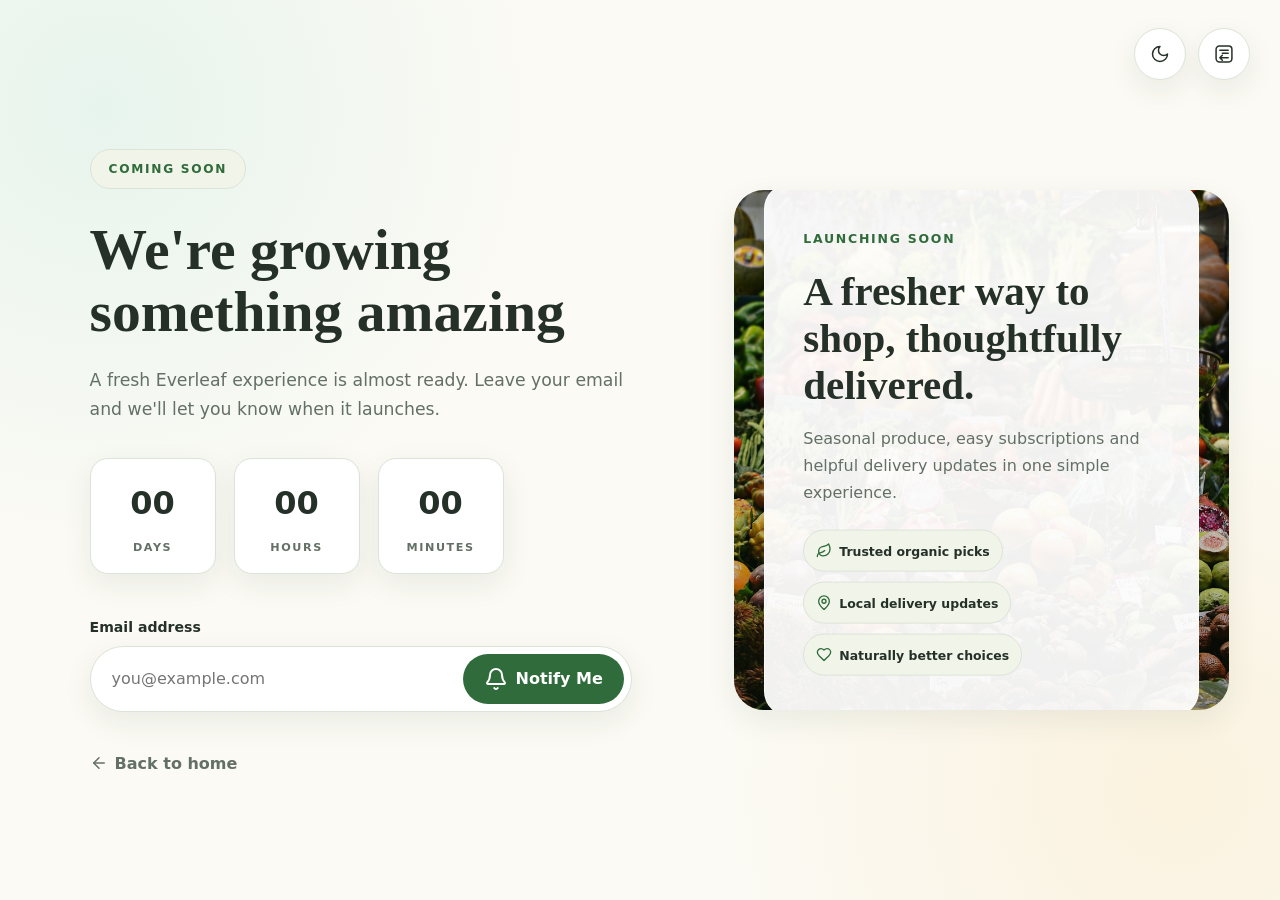
<file: pages/coming-soon.html>
<!doctype html>
<html lang="en">
    <head>
        <meta charset="utf-8" />
        <meta name="viewport" content="width=device-width,initial-scale=1" />
        <script>
            try {
                document.documentElement.dataset.theme =
                    localStorage.getItem("theme") ||
                    (matchMedia("(prefers-color-scheme:dark)").matches ? "dark" : "light");
                document.documentElement.dir = localStorage.getItem("layoutDirection") || "ltr";
            } catch (e) {}
        </script>
        <title>Coming Soon | Everleaf Organic Grocery</title>
        <link rel="icon" href="../favicon.ico" sizes="16x16 32x32 48x48" />
        <link rel="icon" type="image/svg+xml" href="../assets/images/favicon.svg" sizes="any" />
        <meta
            name="description"
            content="A fresh Everleaf experience is coming soon. Sign up to hear when our newest organic grocery feature launches."
        />
        <link rel="canonical" href="https://example.com/coming-soon.html" />
        <meta property="og:title" content="Coming Soon | Everleaf Organic Grocery" />
        <meta
            property="og:description"
            content="A fresh Everleaf experience is coming soon. Sign up to hear when our newest organic grocery feature launches."
        />
        <meta property="og:image" content="https://example.com/assets/images/hero-organic.png" />
        <meta name="twitter:card" content="summary_large_image" />
        <link rel="stylesheet" href="../assets/css/style.css" />
        <link rel="stylesheet" href="../assets/css/dark-mode.css" />
        <link rel="stylesheet" href="../assets/css/rtl.css" />
    </head>
    <body class="utility-body coming-body">
        <a class="skip-link" href="#utility-main">Skip to content</a>
        <div class="utility-tools">
            <button class="icon-btn theme-toggle" type="button"></button>
            <button class="icon-btn direction-toggle" type="button"></button>
        </div>
        <main class="utility-layout coming-layout" id="utility-main">
            <!-- =========================
                 Utility Copy Start
            ========================= -->
            <section class="utility-copy coming-copy">
                <span class="utility-pill">Coming soon</span>
                <h1>We're growing something amazing</h1>
                <p>
                    A fresh Everleaf experience is almost ready. Leave your email and we'll let
                    you know when it launches.
                </p>
                <div class="launch-countdown" aria-label="Launch countdown">
                    <div>
                        <strong>00</strong>
                        <span>Days</span>
                    </div>
                    <div>
                        <strong>00</strong>
                        <span>Hours</span>
                    </div>
                    <div>
                        <strong>00</strong>
                        <span>Minutes</span>
                    </div>
                </div>
                <form class="notify-form" data-validate data-demo novalidate>
                    <div class="field">
                        <label for="notify-email">Email address</label>
                        <div class="notify-control">
                            <input
                                id="notify-email"
                                name="email"
                                type="email"
                                autocomplete="email"
                                required
                                placeholder="you@example.com"
                                aria-describedby="notify-email-error"
                            />
                            <button class="btn btn-primary" type="submit">
                                <i data-lucide="bell"></i>
                                Notify Me
                            </button>
                        </div>
                        <span class="field-error" id="notify-email-error">
                            Please enter a valid email address.
                        </span>
                    </div>
                </form>
                <a class="utility-home-link" href="index.html">
                    <i data-lucide="arrow-left"></i>
                    Back to home
                </a>
            </section>
            <!-- =========================
                 Utility Copy End
            ========================= -->
            <aside class="coming-visual">
                <img
                    src="../assets/images/library/photo-1488459716781-31db52582fe9.jpg"
                    alt="Colorful fresh vegetables at an organic market"
                    width="900"
                    height="600"
                />
                <div class="coming-visual-card">
                    <span class="eyebrow">Launching soon</span>
                    <h2>A fresher way to shop, thoughtfully delivered.</h2>
                    <p>
                        Seasonal produce, easy subscriptions and helpful delivery updates in one
                        simple experience.
                    </p>
                    <div class="coming-features">
                        <span>
                            <i data-lucide="leaf"></i>
                            Trusted organic picks
                        </span>
                        <span>
                            <i data-lucide="map-pin"></i>
                            Local delivery updates
                        </span>
                        <span>
                            <i data-lucide="heart"></i>
                            Naturally better choices
                        </span>
                    </div>
                </div>
            </aside>
        </main>
        <div class="toast" role="status" aria-live="polite"></div>
        <script src="../assets/js/lucide.min.js" defer></script>
        <script src="../assets/js/main.js" defer></script>
    </body>
</html>
</file>
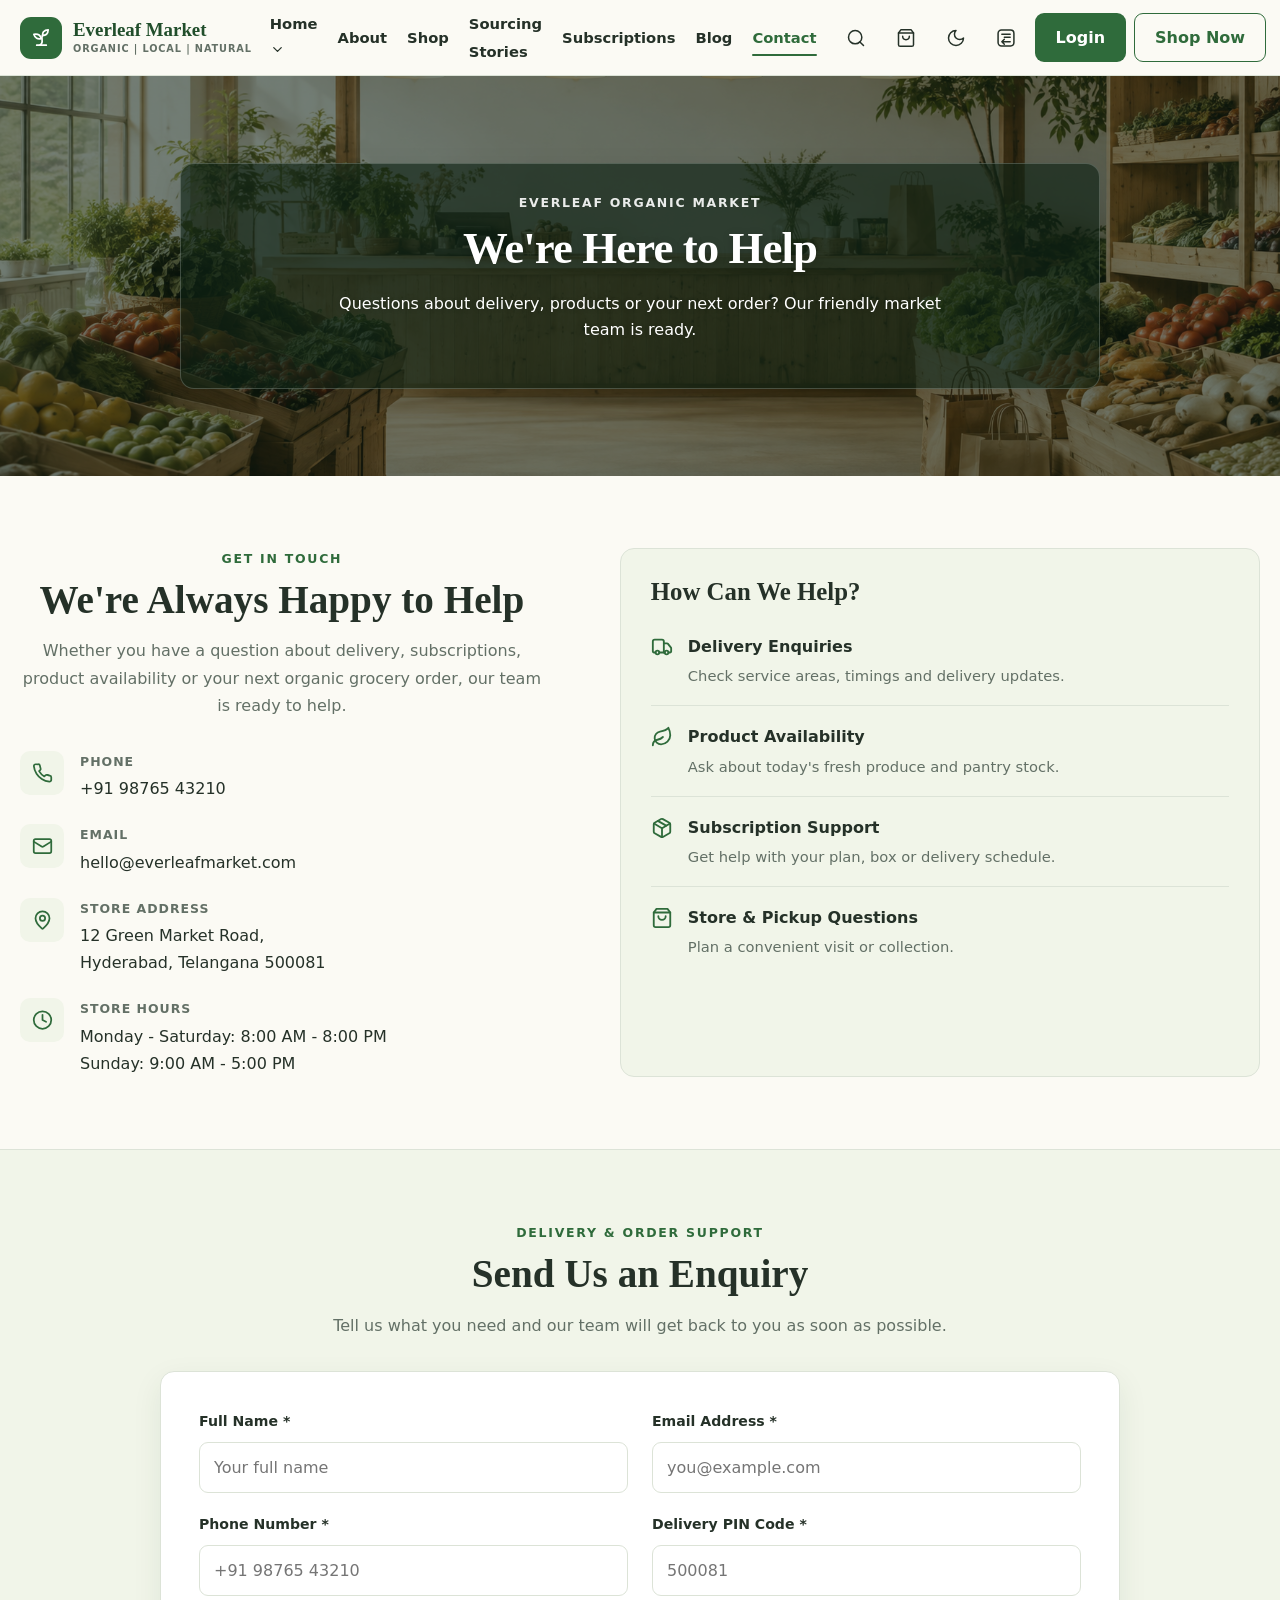
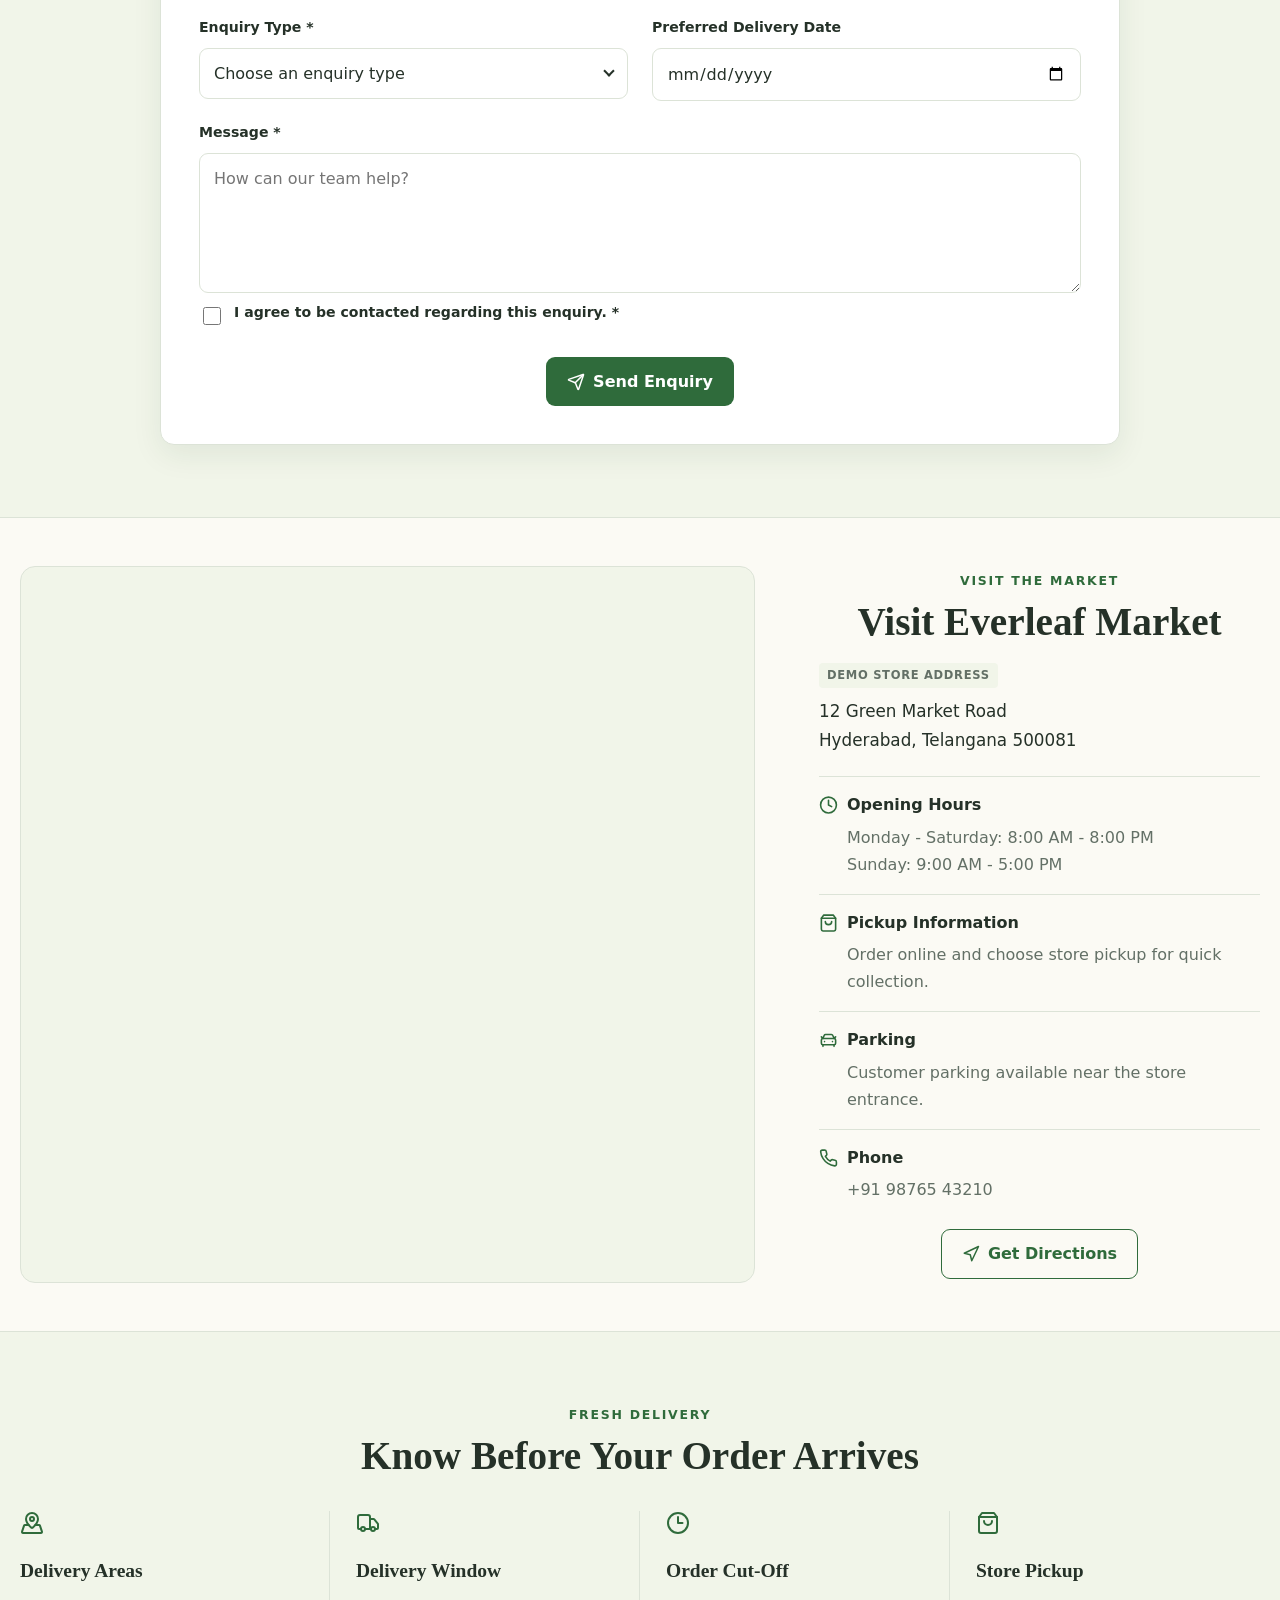
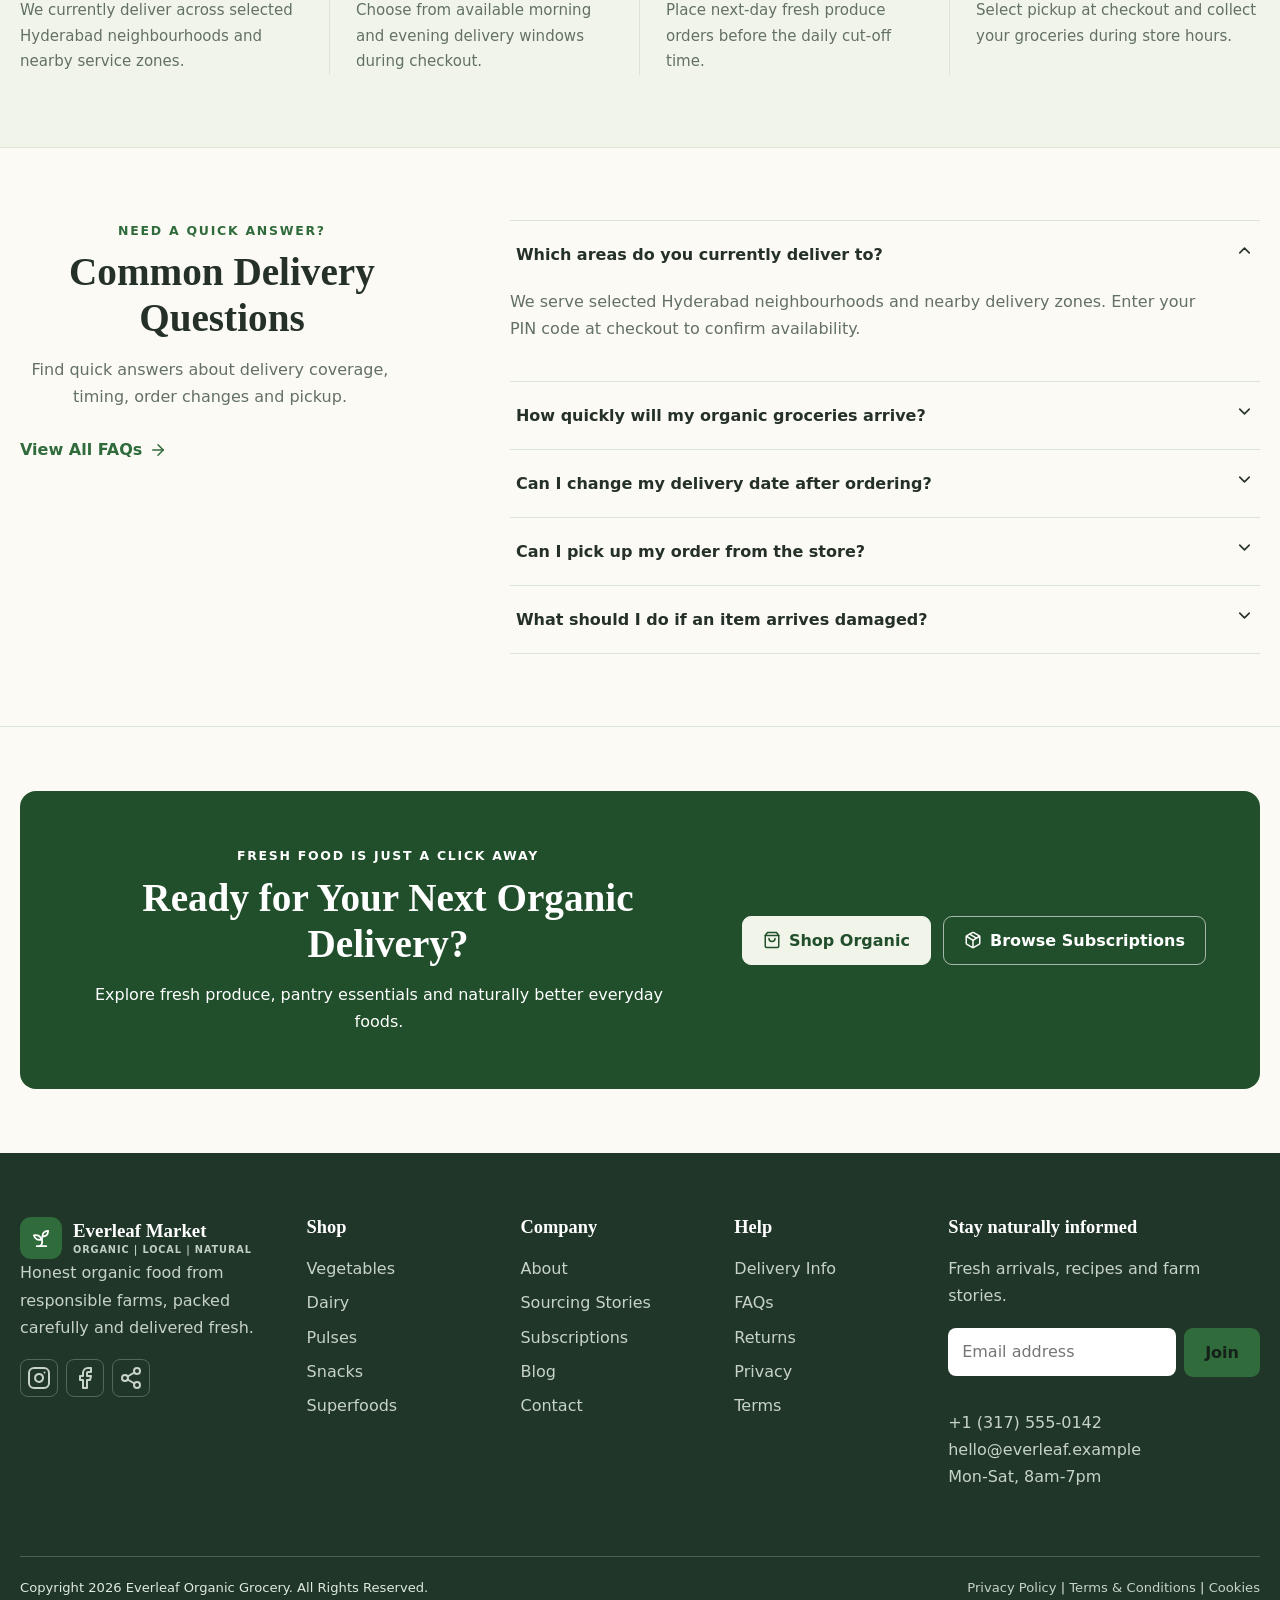
<file: pages/contact.html>
<!doctype html>
<html lang="en">
    <head>
        <meta charset="utf-8" />
        <meta name="viewport" content="width=device-width,initial-scale=1" />
        <script>
            try {
                document.documentElement.dataset.theme =
                    localStorage.getItem("theme") ||
                    (matchMedia("(prefers-color-scheme:dark)").matches ? "dark" : "light");
                document.documentElement.dir = localStorage.getItem("layoutDirection") || "ltr";
            } catch (e) {}
        </script>
        <title>Contact Everleaf | Delivery and Store Support</title>
        <link rel="icon" href="../favicon.ico" sizes="16x16 32x32 48x48" />
        <link rel="icon" type="image/svg+xml" href="../assets/images/favicon.svg" sizes="any" />
        <meta
            name="description"
            content="Contact Everleaf Organic Grocery for delivery help, product questions or store information. View hours, service areas and send an enquiry online."
        />
        <link rel="canonical" href="https://example.com/contact.html" />
        <meta property="og:title" content="Contact Everleaf | Delivery and Store Support" />
        <meta
            property="og:description"
            content="Contact Everleaf Organic Grocery for delivery help, product questions or store information. View hours, service areas and send an enquiry online."
        />
        <meta property="og:image" content="https://example.com/assets/images/hero-organic.png" />
        <meta name="twitter:card" content="summary_large_image" />
        <link rel="stylesheet" href="../assets/css/style.css" />
        <link rel="stylesheet" href="../assets/css/dark-mode.css" />
        <link rel="stylesheet" href="../assets/css/rtl.css" />
    </head>
    <body>
        <script type="application/ld+json">
            {
                "@context": "https://schema.org",
                "@type": "GroceryStore",
                "name": "Everleaf Organic Grocery",
                "address": {
                    "@type": "PostalAddress",
                    "streetAddress": "18 Market Garden Lane",
                    "addressLocality": "Indianapolis",
                    "addressRegion": "IN",
                    "postalCode": "46204"
                },
                "telephone": "+1-317-555-0142"
            }
        </script>
        <!-- Header Start -->
        <a class="skip-link" href="#main">Skip to content</a>
        <header class="site-header">
            <div class="container nav-wrap">
                <a class="logo" href="index.html" aria-label="Everleaf Market home">
                    <span class="logo-mark"><i data-lucide="sprout"></i></span>
                    <span class="logo-copy">
                        <span class="logo-name">Everleaf Market</span>
                        <span class="logo-tagline">Organic | Local | Natural</span>
                    </span>
                </a>
                <button
                    class="icon-btn menu-toggle"
                    aria-expanded="false"
                    aria-controls="main-navigation"
                    aria-label="Open menu"
                >
                    <i data-lucide="menu"></i>
                </button>
                <nav class="main-nav" id="main-navigation" aria-label="Primary">
                    <ul class="nav-list">
                        <li class="nav-item has-dropdown">
                            <a
                                class="nav-link dropdown-toggle"
                                href="index.html"
                                aria-expanded="false"
                            >
                                Home
                                <i data-lucide="chevron-down"></i>
                            </a>
                            <ul class="dropdown">
                                <li><a href="index.html">Home Page 1</a></li>
                                <li><a href="home-2.html">Home Page 2</a></li>
                            </ul>
                        </li>
                        <li><a class="nav-link" href="about.html">About</a></li>
                        <li><a class="nav-link" href="shop.html">Shop</a></li>
                        <li><a class="nav-link" href="sourcing.html">Sourcing Stories</a></li>
                        <li><a class="nav-link" href="subscriptions.html">Subscriptions</a></li>
                        <li><a class="nav-link" href="blog.html">Blog</a></li>
                        <li><a class="nav-link active" href="contact.html">Contact</a></li>
                        <li class="mobile-extra">
                            <a class="btn btn-primary" href="login.html">Login</a>
                        </li>
                        <li class="mobile-extra">
                            <button
                                class="nav-link direction-toggle mobile-direction"
                                type="button"
                            >
                                Switch direction
                            </button>
                        </li>
                        <li class="mobile-extra">
                            <a class="btn btn-outline" href="shop.html">Shop Now</a>
                        </li>
                    </ul>
                </nav>
                <div class="nav-actions">
                    <button class="icon-btn search-toggle" aria-label="Search" title="Search">
                        <i data-lucide="search"></i>
                    </button>
                    <a
                        class="icon-btn"
                        href="shop.html"
                        aria-label="Shopping cart"
                        title="Shopping cart"
                    >
                        <i data-lucide="shopping-bag"></i>
                        <span class="cart-count">0</span>
                    </a>
                    <button class="icon-btn theme-toggle" type="button"></button>
                    <button class="icon-btn direction-toggle" type="button"></button>
                    <a class="btn btn-primary desktop-login" href="login.html">Login</a>
                    <a class="btn btn-outline" href="shop.html">Shop Now</a>
                </div>
            </div>
        </header>
        <!-- Header End -->
        <main id="main">
            <!-- =========================
                 Page Hero Start
            ========================= -->
            <section class="page-hero contact-hero">
                <div class="container">
                    <span class="eyebrow">Everleaf Organic Market</span>
                    <h1>We're Here to Help</h1>
                    <p>
                        Questions about delivery, products or your next order? Our friendly market
                        team is ready.
                    </p>
                </div>
            </section>
            <!-- =========================
                 Page Hero End
            ========================= -->
            <div class="contact-page">
                <!-- =========================
                     Contact Section Start
                ========================= -->
                <section class="contact-section contact-intro">
                    <div class="container contact-intro-grid">
                        <div>
                            <span class="eyebrow">Get in touch</span>
                            <h2>We're Always Happy to Help</h2>
                            <p class="contact-lead">
                                Whether you have a question about delivery, subscriptions, product
                                availability or your next organic grocery order, our team is ready
                                to help.
                            </p>
                            <div class="contact-list">
                                <div class="contact-list-item">
                                    <span class="contact-icon"><i data-lucide="phone"></i></span>
                                    <div>
                                        <span class="contact-label">Phone</span>
                                        <a href="tel:+919876543210">+91 98765 43210</a>
                                    </div>
                                </div>
                                <div class="contact-list-item">
                                    <span class="contact-icon"><i data-lucide="mail"></i></span>
                                    <div>
                                        <span class="contact-label">Email</span>
                                        <a href="mailto:hello@everleafmarket.com">
                                            hello@everleafmarket.com
                                        </a>
                                    </div>
                                </div>
                                <div class="contact-list-item">
                                    <span class="contact-icon"><i data-lucide="map-pin"></i></span>
                                    <div>
                                        <span class="contact-label">Store Address</span>
                                        <address>
                                            12 Green Market Road,
                                            <br />
                                            Hyderabad, Telangana 500081
                                        </address>
                                    </div>
                                </div>
                                <div class="contact-list-item">
                                    <span class="contact-icon"><i data-lucide="clock"></i></span>
                                    <div>
                                        <span class="contact-label">Store Hours</span>
                                        <p>
                                            Monday - Saturday: 8:00 AM - 8:00 PM
                                            <br />
                                            Sunday: 9:00 AM - 5:00 PM
                                        </p>
                                    </div>
                                </div>
                            </div>
                        </div>
                        <aside class="help-panel">
                            <h3>How Can We Help?</h3>
                            <div class="help-row">
                                <i data-lucide="truck"></i>
                                <div>
                                    <strong>Delivery Enquiries</strong>
                                    <span>Check service areas, timings and delivery updates.</span>
                                </div>
                            </div>
                            <div class="help-row">
                                <i data-lucide="leaf"></i>
                                <div>
                                    <strong>Product Availability</strong>
                                    <span>
                                        Ask about today's fresh produce and pantry stock.
                                    </span>
                                </div>
                            </div>
                            <div class="help-row">
                                <i data-lucide="package"></i>
                                <div>
                                    <strong>Subscription Support</strong>
                                    <span>Get help with your plan, box or delivery schedule.</span>
                                </div>
                            </div>
                            <div class="help-row">
                                <i data-lucide="shopping-bag"></i>
                                <div>
                                    <strong>Store &amp; Pickup Questions</strong>
                                    <span>Plan a convenient visit or collection.</span>
                                </div>
                            </div>
                        </aside>
                    </div>
                </section>
                <!-- =========================
                     Contact Section End
                ========================= -->
                <!-- =========================
                     Contact Section Start
                ========================= -->
                <section class="contact-section contact-form-section">
                    <div class="container">
                        <div class="contact-section-head">
                            <span class="eyebrow">Delivery &amp; order support</span>
                            <h2>Send Us an Enquiry</h2>
                            <p>
                                Tell us what you need and our team will get back to you as soon as
                                possible.
                            </p>
                        </div>
                        <form
                            class="contact-form"
                            id="contact-form"
                            action="#"
                            method="post"
                            data-validate
                            data-demo
                            data-contact-form
                            novalidate
                        >
                            <div class="contact-form-grid">
                                <div class="field">
                                    <label for="name">Full Name *</label>
                                    <input
                                        id="name"
                                        name="name"
                                        autocomplete="name"
                                        placeholder="Your full name"
                                        required
                                        aria-describedby="name-error"
                                    />
                                    <span class="field-error" id="name-error">
                                        Please enter your full name.
                                    </span>
                                </div>
                                <div class="field">
                                    <label for="email">Email Address *</label>
                                    <input
                                        id="email"
                                        name="email"
                                        type="email"
                                        autocomplete="email"
                                        placeholder="you@example.com"
                                        required
                                        aria-describedby="email-error"
                                    />
                                    <span class="field-error" id="email-error">
                                        Enter a valid email address.
                                    </span>
                                </div>
                                <div class="field">
                                    <label for="phone">Phone Number *</label>
                                    <input
                                        id="phone"
                                        name="phone"
                                        type="tel"
                                        autocomplete="tel"
                                        placeholder="+91 98765 43210"
                                        required
                                        aria-describedby="phone-error"
                                    />
                                    <span class="field-error" id="phone-error">
                                        Please enter your phone number.
                                    </span>
                                </div>
                                <div class="field">
                                    <label for="pin">Delivery PIN Code *</label>
                                    <input
                                        id="pin"
                                        name="pin"
                                        inputmode="numeric"
                                        autocomplete="postal-code"
                                        pattern="[0-9]{6}"
                                        placeholder="500081"
                                        required
                                        aria-describedby="pin-error"
                                    />
                                    <span class="field-error" id="pin-error">
                                        Enter a valid 6-digit PIN code.
                                    </span>
                                </div>
                                <div class="field">
                                    <label for="type">Enquiry Type *</label>
                                    <select
                                        id="type"
                                        name="type"
                                        required
                                        aria-describedby="type-error"
                                    >
                                        <option value="">Choose an enquiry type</option>
                                        <option>General Enquiry</option>
                                        <option>Delivery Area</option>
                                        <option>Existing Order</option>
                                        <option>Subscription</option>
                                        <option>Product Availability</option>
                                        <option>Store Pickup</option>
                                        <option>Other</option>
                                    </select>
                                    <span class="field-error" id="type-error">
                                        Please choose an enquiry type.
                                    </span>
                                </div>
                                <div class="field">
                                    <label for="date">Preferred Delivery Date</label>
                                    <input id="date" name="date" type="date" />
                                </div>
                                <div class="field contact-message">
                                    <label for="message">Message *</label>
                                    <textarea
                                        id="message"
                                        name="message"
                                        placeholder="How can our team help?"
                                        required
                                        aria-describedby="message-error"
                                    ></textarea>
                                    <span class="field-error" id="message-error">
                                        Please enter your message.
                                    </span>
                                </div>
                            </div>
                            <div class="field check contact-consent">
                                <input
                                    id="consent"
                                    name="consent"
                                    type="checkbox"
                                    required
                                    aria-describedby="consent-error"
                                />
                                <label for="consent">
                                    I agree to be contacted regarding this enquiry. *
                                </label>
                                <span class="field-error" id="consent-error">
                                    Consent is required.
                                </span>
                            </div>
                            <button class="btn btn-primary contact-submit" type="submit">
                                <i data-lucide="send"></i>
                                Send Enquiry
                            </button>
                            <p class="form-success" role="status" aria-live="polite" hidden>
                                Thanks! Your enquiry has been received.
                                <span>(Demo submission)</span>
                            </p>
                        </form>
                    </div>
                </section>
                <!-- =========================
                     Contact Section End
                ========================= -->
                <!-- =========================
                     Contact Section Start
                ========================= -->
                <section class="contact-section contact-location">
                    <div class="container location-grid">
                        <div class="map-frame">
                            <iframe
                                title="Interactive map showing the demo Everleaf Market location in Hyderabad"
                                src="https://www.google.com/maps?q=Hyderabad%2C+Telangana+500081%2C+India&amp;z=14&amp;output=embed"
                                loading="lazy"
                                referrerpolicy="no-referrer-when-downgrade"
                            ></iframe>
                        </div>
                        <div class="location-details">
                            <span class="eyebrow">Visit the market</span>
                            <h2>Visit Everleaf Market</h2>
                            <!-- Replace demo coordinates/address with client's actual store location -->
                            <p class="demo-note">Demo store address</p>
                            <address>
                                12 Green Market Road
                                <br />
                                Hyderabad, Telangana 500081
                            </address>
                            <dl class="location-list">
                                <div>
                                    <dt>
                                        <i data-lucide="clock"></i>
                                        Opening Hours
                                    </dt>
                                    <dd>
                                        Monday - Saturday: 8:00 AM - 8:00 PM
                                        <br />
                                        Sunday: 9:00 AM - 5:00 PM
                                    </dd>
                                </div>
                                <div>
                                    <dt>
                                        <i data-lucide="shopping-bag"></i>
                                        Pickup Information
                                    </dt>
                                    <dd>
                                        Order online and choose store pickup for quick collection.
                                    </dd>
                                </div>
                                <div>
                                    <dt>
                                        <i data-lucide="car-front"></i>
                                        Parking
                                    </dt>
                                    <dd>Customer parking available near the store entrance.</dd>
                                </div>
                                <div>
                                    <dt>
                                        <i data-lucide="phone"></i>
                                        Phone
                                    </dt>
                                    <dd><a href="tel:+919876543210">+91 98765 43210</a></dd>
                                </div>
                            </dl>
                            <a
                                class="btn btn-outline"
                                href="https://www.google.com/maps/dir/?api=1&amp;destination=17.4326%2C78.4802"
                                target="_blank"
                                rel="noopener noreferrer"
                            >
                                <i data-lucide="navigation"></i>
                                Get Directions
                            </a>
                        </div>
                    </div>
                </section>
                <!-- =========================
                     Contact Section End
                ========================= -->
                <!-- =========================
                     Contact Section Start
                ========================= -->
                <section class="contact-section delivery-info">
                    <div class="container">
                        <div class="contact-section-head">
                            <span class="eyebrow">Fresh delivery</span>
                            <h2>Know Before Your Order Arrives</h2>
                        </div>
                        <div class="delivery-grid">
                            <article>
                                <i data-lucide="map-pinned"></i>
                                <h3>Delivery Areas</h3>
                                <p>
                                    We currently deliver across selected Hyderabad neighbourhoods
                                    and nearby service zones.
                                </p>
                            </article>
                            <article>
                                <i data-lucide="truck"></i>
                                <h3>Delivery Window</h3>
                                <p>
                                    Choose from available morning and evening delivery windows
                                    during checkout.
                                </p>
                            </article>
                            <article>
                                <i data-lucide="clock-3"></i>
                                <h3>Order Cut-Off</h3>
                                <p>
                                    Place next-day fresh produce orders before the daily cut-off
                                    time.
                                </p>
                            </article>
                            <article>
                                <i data-lucide="shopping-bag"></i>
                                <h3>Store Pickup</h3>
                                <p>
                                    Select pickup at checkout and collect your groceries during
                                    store hours.
                                </p>
                            </article>
                        </div>
                    </div>
                </section>
                <!-- =========================
                     Contact Section End
                ========================= -->
                <!-- =========================
                     Faq Start
                ========================= -->
                <section class="contact-section contact-faq" id="faq">
                    <div class="container faq-grid">
                        <div class="faq-intro">
                            <span class="eyebrow">Need a quick answer?</span>
                            <h2>Common Delivery Questions</h2>
                            <p>
                                Find quick answers about delivery coverage, timing, order changes
                                and pickup.
                            </p>
                            <a class="text-link" href="subscriptions.html#faq">
                                View All FAQs
                                <i data-lucide="arrow-right"></i>
                            </a>
                        </div>
                        <div class="faq-list">
                            <div class="accordion-item open">
                                <button
                                    class="accordion-button"
                                    aria-expanded="true"
                                    aria-controls="contact-faq-1"
                                    id="contact-faq-button-1"
                                >
                                    Which areas do you currently deliver to?
                                    <i data-lucide="chevron-down"></i>
                                </button>
                                <div
                                    class="accordion-panel"
                                    id="contact-faq-1"
                                    role="region"
                                    aria-labelledby="contact-faq-button-1"
                                >
                                    <p>
                                        We serve selected Hyderabad neighbourhoods and nearby
                                        delivery zones. Enter your PIN code at checkout to confirm
                                        availability.
                                    </p>
                                </div>
                            </div>
                            <div class="accordion-item">
                                <button
                                    class="accordion-button"
                                    aria-expanded="false"
                                    aria-controls="contact-faq-2"
                                    id="contact-faq-button-2"
                                >
                                    How quickly will my organic groceries arrive?
                                    <i data-lucide="chevron-down"></i>
                                </button>
                                <div
                                    class="accordion-panel"
                                    id="contact-faq-2"
                                    role="region"
                                    aria-labelledby="contact-faq-button-2"
                                >
                                    <p>
                                        Available morning and evening windows are shown at checkout,
                                        with next-day delivery offered in most service areas.
                                    </p>
                                </div>
                            </div>
                            <div class="accordion-item">
                                <button
                                    class="accordion-button"
                                    aria-expanded="false"
                                    aria-controls="contact-faq-3"
                                    id="contact-faq-button-3"
                                >
                                    Can I change my delivery date after ordering?
                                    <i data-lucide="chevron-down"></i>
                                </button>
                                <div
                                    class="accordion-panel"
                                    id="contact-faq-3"
                                    role="region"
                                    aria-labelledby="contact-faq-button-3"
                                >
                                    <p>
                                        Yes, contact our team before the daily order cut-off and we
                                        will update the date where availability allows.
                                    </p>
                                </div>
                            </div>
                            <div class="accordion-item">
                                <button
                                    class="accordion-button"
                                    aria-expanded="false"
                                    aria-controls="contact-faq-4"
                                    id="contact-faq-button-4"
                                >
                                    Can I pick up my order from the store?
                                    <i data-lucide="chevron-down"></i>
                                </button>
                                <div
                                    class="accordion-panel"
                                    id="contact-faq-4"
                                    role="region"
                                    aria-labelledby="contact-faq-button-4"
                                >
                                    <p>
                                        Yes. Select store pickup at checkout and collect your order
                                        during opening hours.
                                    </p>
                                </div>
                            </div>
                            <div class="accordion-item">
                                <button
                                    class="accordion-button"
                                    aria-expanded="false"
                                    aria-controls="contact-faq-5"
                                    id="contact-faq-button-5"
                                >
                                    What should I do if an item arrives damaged?
                                    <i data-lucide="chevron-down"></i>
                                </button>
                                <div
                                    class="accordion-panel"
                                    id="contact-faq-5"
                                    role="region"
                                    aria-labelledby="contact-faq-button-5"
                                >
                                    <p>
                                        Contact us promptly with your order details and a photo so
                                        our team can arrange a suitable resolution.
                                    </p>
                                </div>
                            </div>
                        </div>
                    </div>
                </section>
                <!-- =========================
                     Faq End
                ========================= -->
                <!-- =========================
                     Contact Section Start
                ========================= -->
                <section class="contact-section contact-cta-section">
                    <div class="container">
                        <div class="contact-cta">
                            <div>
                                <span class="eyebrow">Fresh food is just a click away</span>
                                <h2>Ready for Your Next Organic Delivery?</h2>
                                <p>
                                    Explore fresh produce, pantry essentials and naturally better
                                    everyday foods.
                                </p>
                            </div>
                            <div class="contact-cta-actions">
                                <a class="btn btn-secondary" href="shop.html">
                                    <i data-lucide="shopping-bag"></i>
                                    Shop Organic
                                </a>
                                <a class="btn btn-light-outline" href="subscriptions.html">
                                    <i data-lucide="package"></i>
                                    Browse Subscriptions
                                </a>
                            </div>
                        </div>
                    </div>
                </section>
                <!-- =========================
                     Contact Section End
                ========================= -->
            </div>
        </main>
        <!-- Footer Start -->
        <footer class="site-footer">
            <div class="container">
                <div class="footer-grid">
                    <div>
                        <a class="logo" href="index.html" aria-label="Everleaf Market home">
                            <span class="logo-mark"><i data-lucide="sprout"></i></span>
                            <span class="logo-copy">
                                <span class="logo-name">Everleaf Market</span>
                                <span class="logo-tagline">Organic | Local | Natural</span>
                            </span>
                        </a>
                        <p>
                            Honest organic food from responsible farms, packed carefully and
                            delivered fresh.
                        </p>
                        <div class="socials">
                            <a href="coming-soon.html" aria-label="Instagram">
                                <i data-lucide="instagram"></i>
                            </a>
                            <a href="coming-soon.html" aria-label="Facebook">
                                <i data-lucide="facebook"></i>
                            </a>
                            <a href="coming-soon.html" aria-label="Pinterest">
                                <i data-lucide="share-2"></i>
                            </a>
                        </div>
                    </div>
                    <div>
                        <h4>Shop</h4>
                        <ul class="footer-links">
                            <li><a href="shop.html">Vegetables</a></li>
                            <li><a href="shop.html">Dairy</a></li>
                            <li><a href="shop.html">Pulses</a></li>
                            <li><a href="shop.html">Snacks</a></li>
                            <li><a href="shop.html">Superfoods</a></li>
                        </ul>
                    </div>
                    <div>
                        <h4>Company</h4>
                        <ul class="footer-links">
                            <li><a href="about.html">About</a></li>
                            <li><a href="sourcing.html">Sourcing Stories</a></li>
                            <li><a href="subscriptions.html">Subscriptions</a></li>
                            <li><a href="blog.html">Blog</a></li>
                            <li><a href="contact.html">Contact</a></li>
                        </ul>
                    </div>
                    <div>
                        <h4>Help</h4>
                        <ul class="footer-links">
                            <li><a href="contact.html">Delivery Info</a></li>
                            <li><a href="subscriptions.html#faq">FAQs</a></li>
                            <li><a href="contact.html">Returns</a></li>
                            <li><a href="coming-soon.html">Privacy</a></li>
                            <li><a href="coming-soon.html">Terms</a></li>
                        </ul>
                    </div>
                    <div>
                        <h4>Stay naturally informed</h4>
                        <p>Fresh arrivals, recipes and farm stories.</p>
                        <form class="inline-form" data-validate data-demo>
                            <label class="sr-only" for="footer-email">Email address</label>
                            <input
                                id="footer-email"
                                type="email"
                                placeholder="Email address"
                                required
                            />
                            <button class="btn btn-secondary">Join</button>
                        </form>
                        <p class="mt-4">
                            +1 (317) 555-0142
                            <br />
                            hello@everleaf.example
                            <br />
                            Mon-Sat, 8am-7pm
                        </p>
                    </div>
                </div>
                <div class="footer-bottom">
                    <span>Copyright 2026 Everleaf Organic Grocery. All Rights Reserved.</span>
                    <span>
                        <a href="coming-soon.html">Privacy Policy</a>
                        |
                        <a href="coming-soon.html">Terms & Conditions</a>
                        |
                        <a href="coming-soon.html">Cookies</a>
                    </span>
                </div>
            </div>
        </footer>
        <!-- Footer End -->
        <div class="search-panel" role="dialog" aria-modal="true" aria-label="Site search">
            <div class="search-box">
                <label class="sr-only" for="site-search">Search products</label>
                <input
                    class="control"
                    id="site-search"
                    type="search"
                    placeholder="Search fresh produce, pantry goods..."
                />
                <button class="btn btn-primary">Search</button>
                <button class="btn btn-outline search-close" aria-label="Close search">
                    Close
                </button>
            </div>
        </div>
        <div class="toast" role="status" aria-live="polite"></div>
        <script src="../assets/js/lucide.min.js" defer></script>
        <script src="../assets/js/main.js" defer></script>
    </body>
</html>
</file>
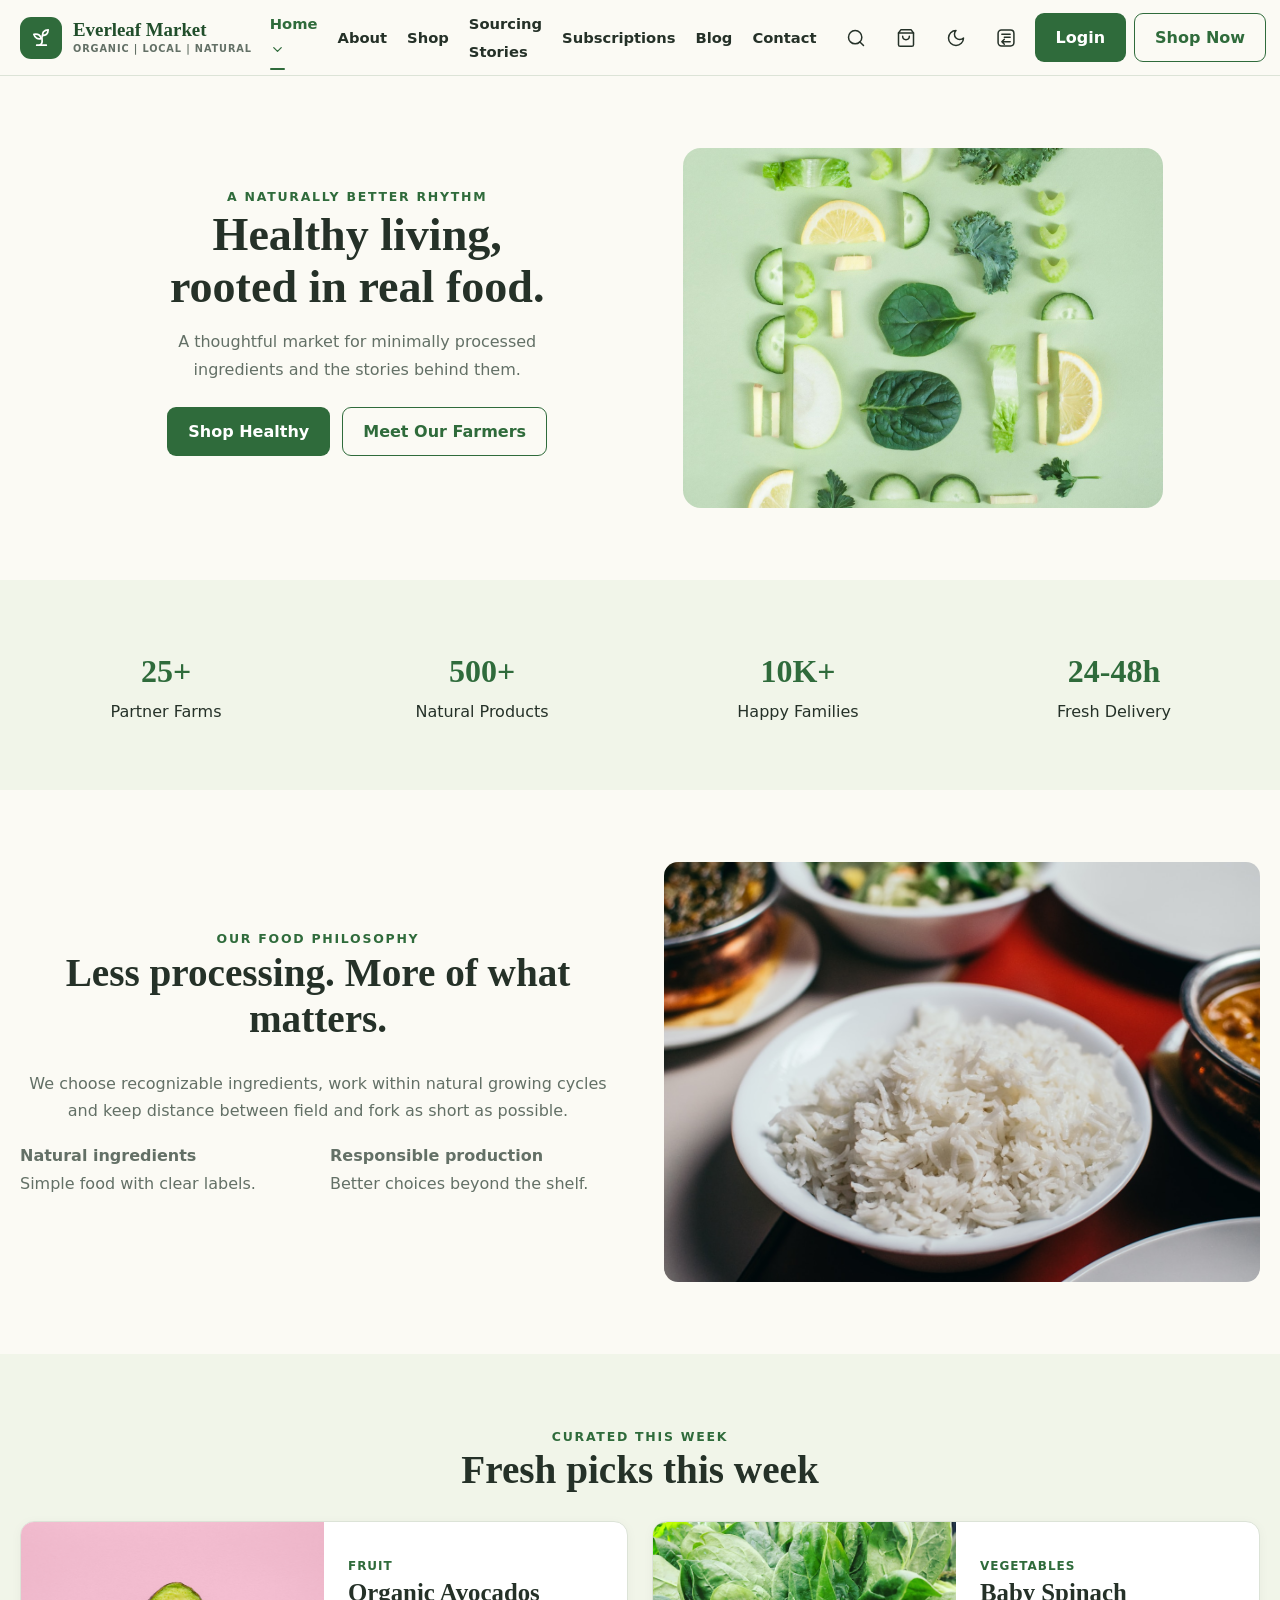
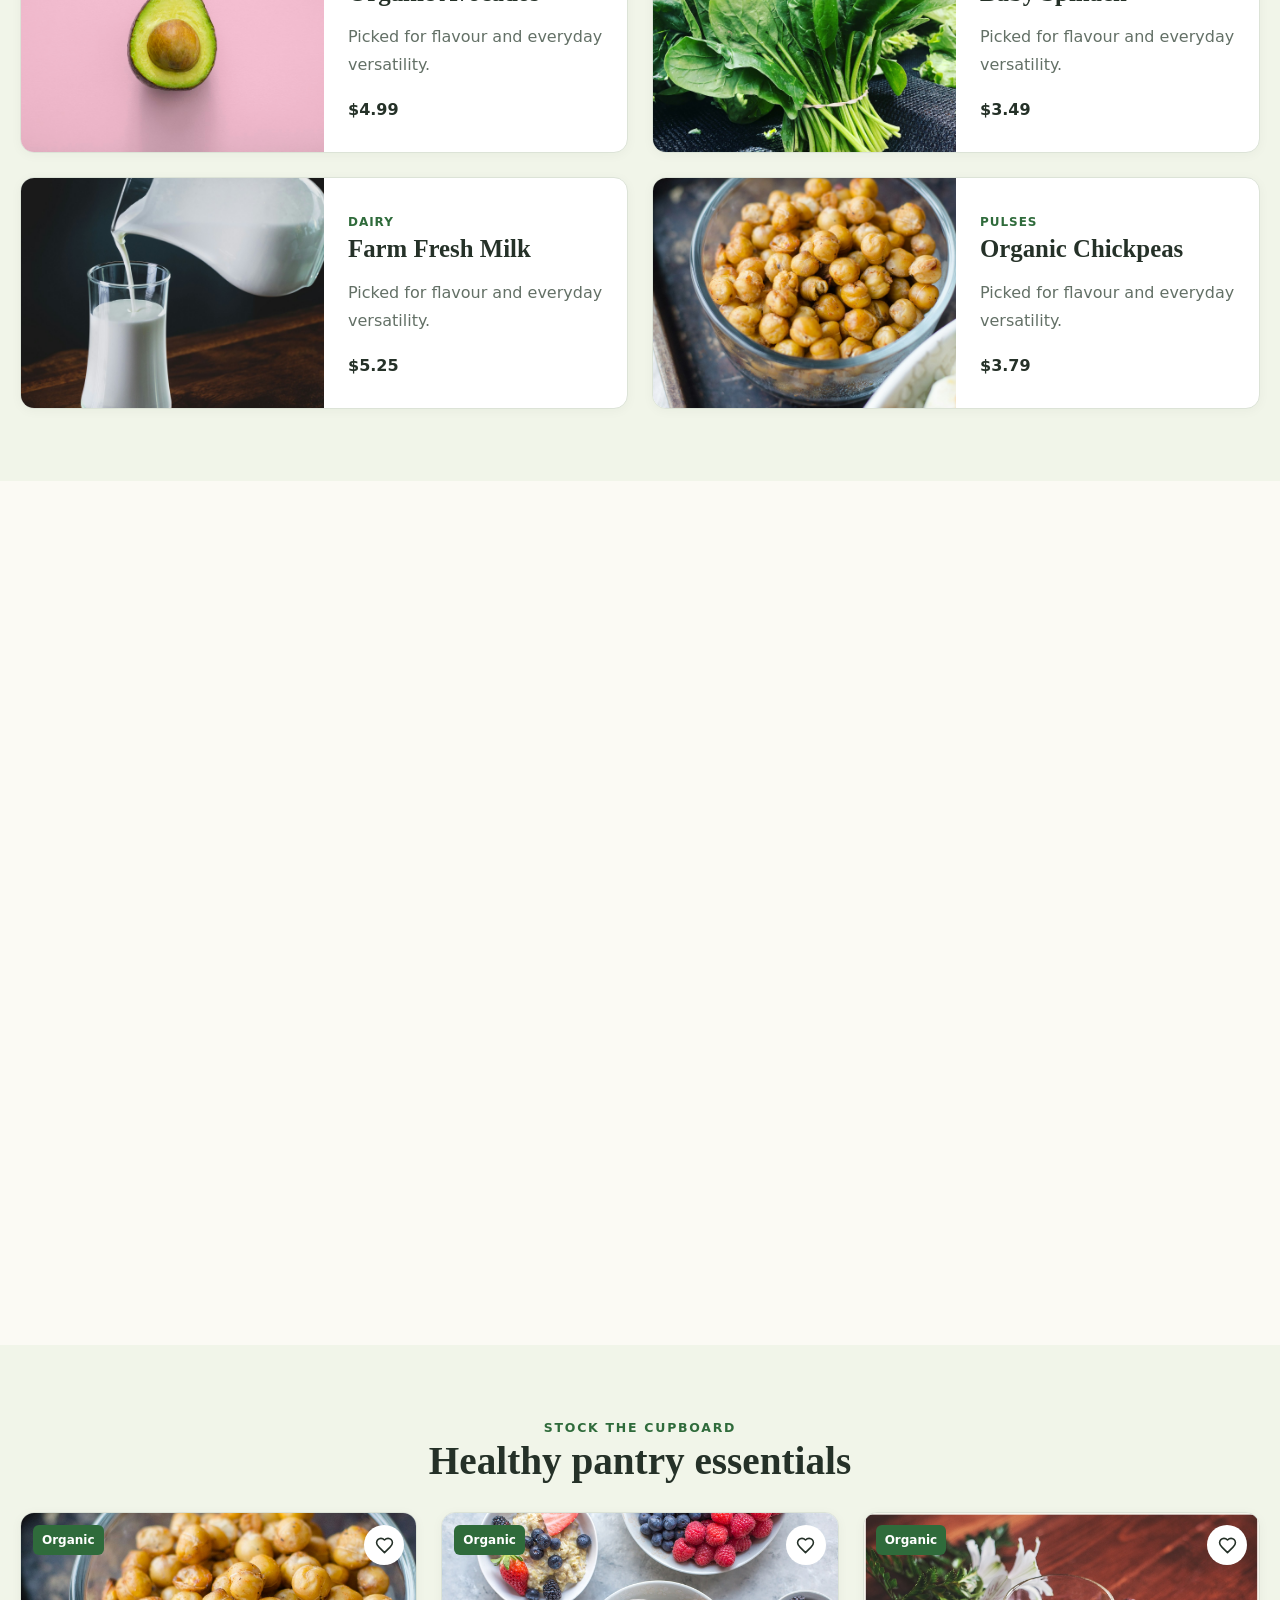
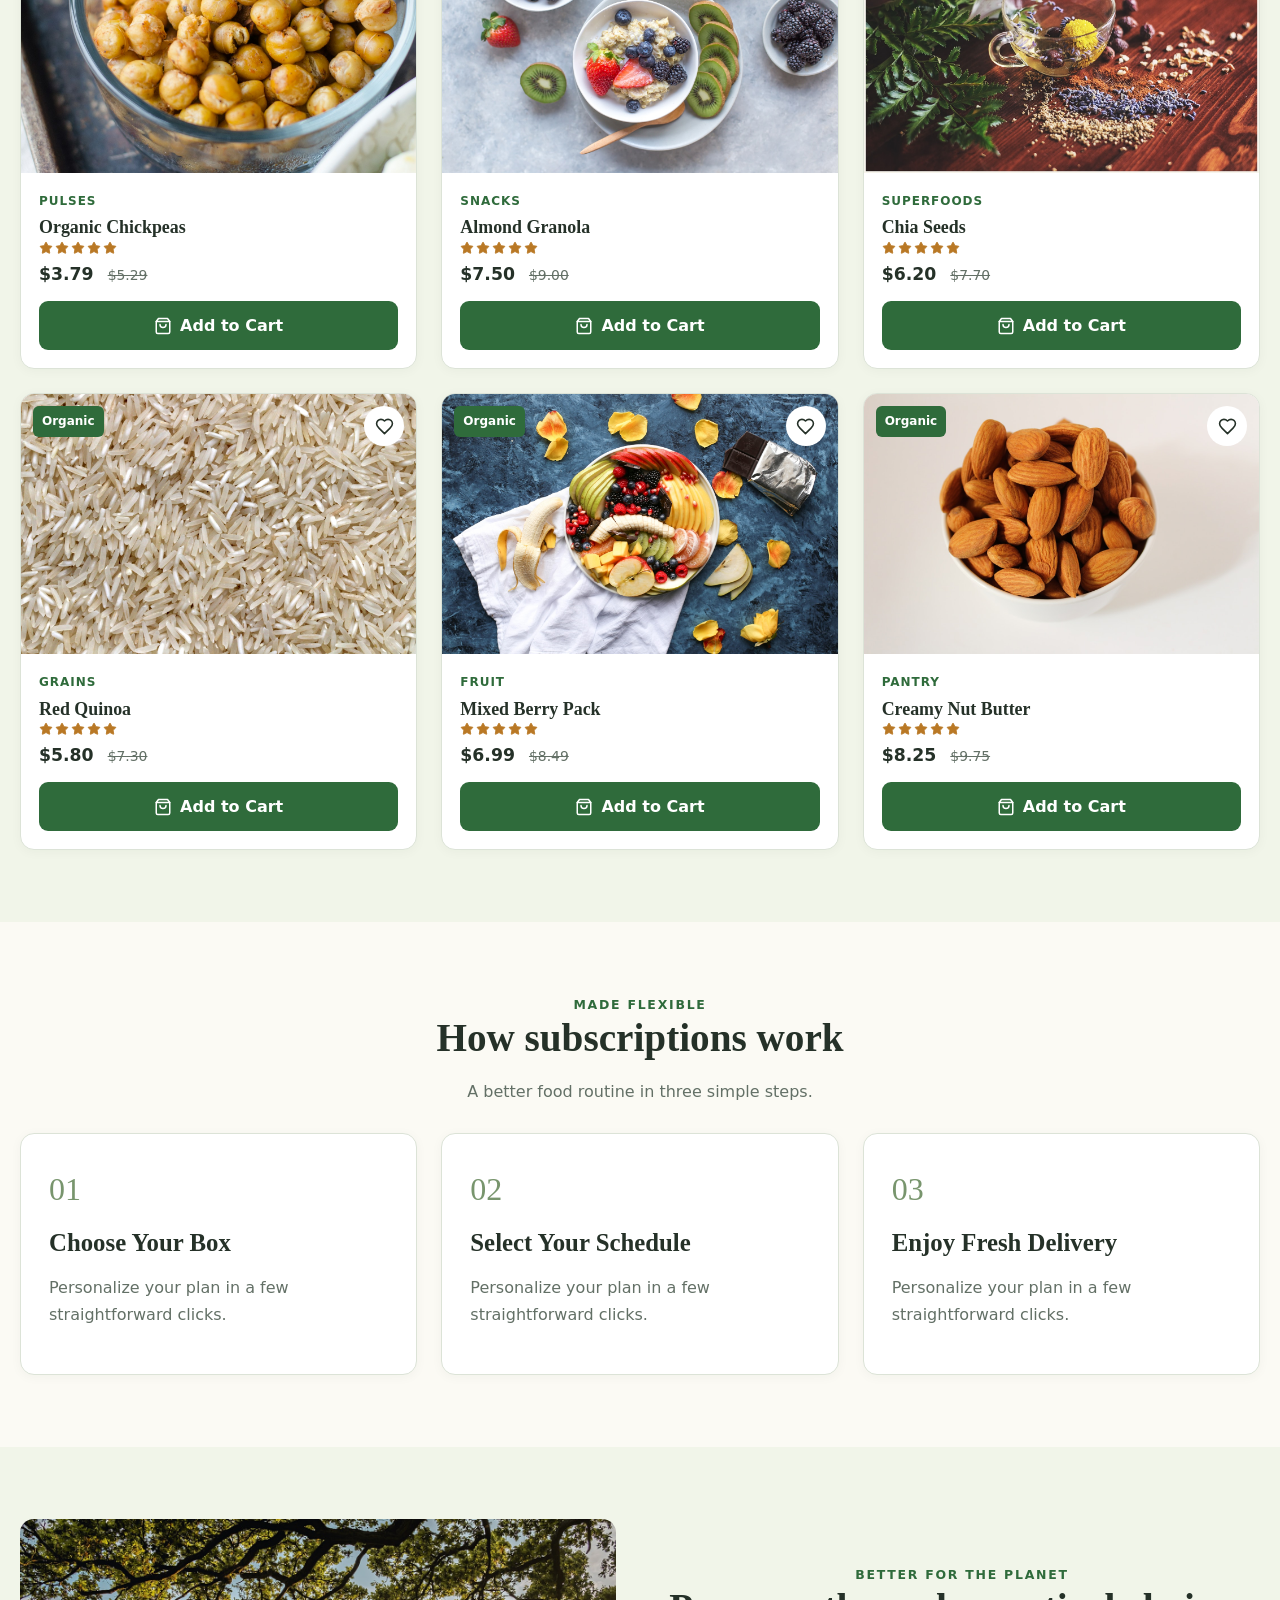
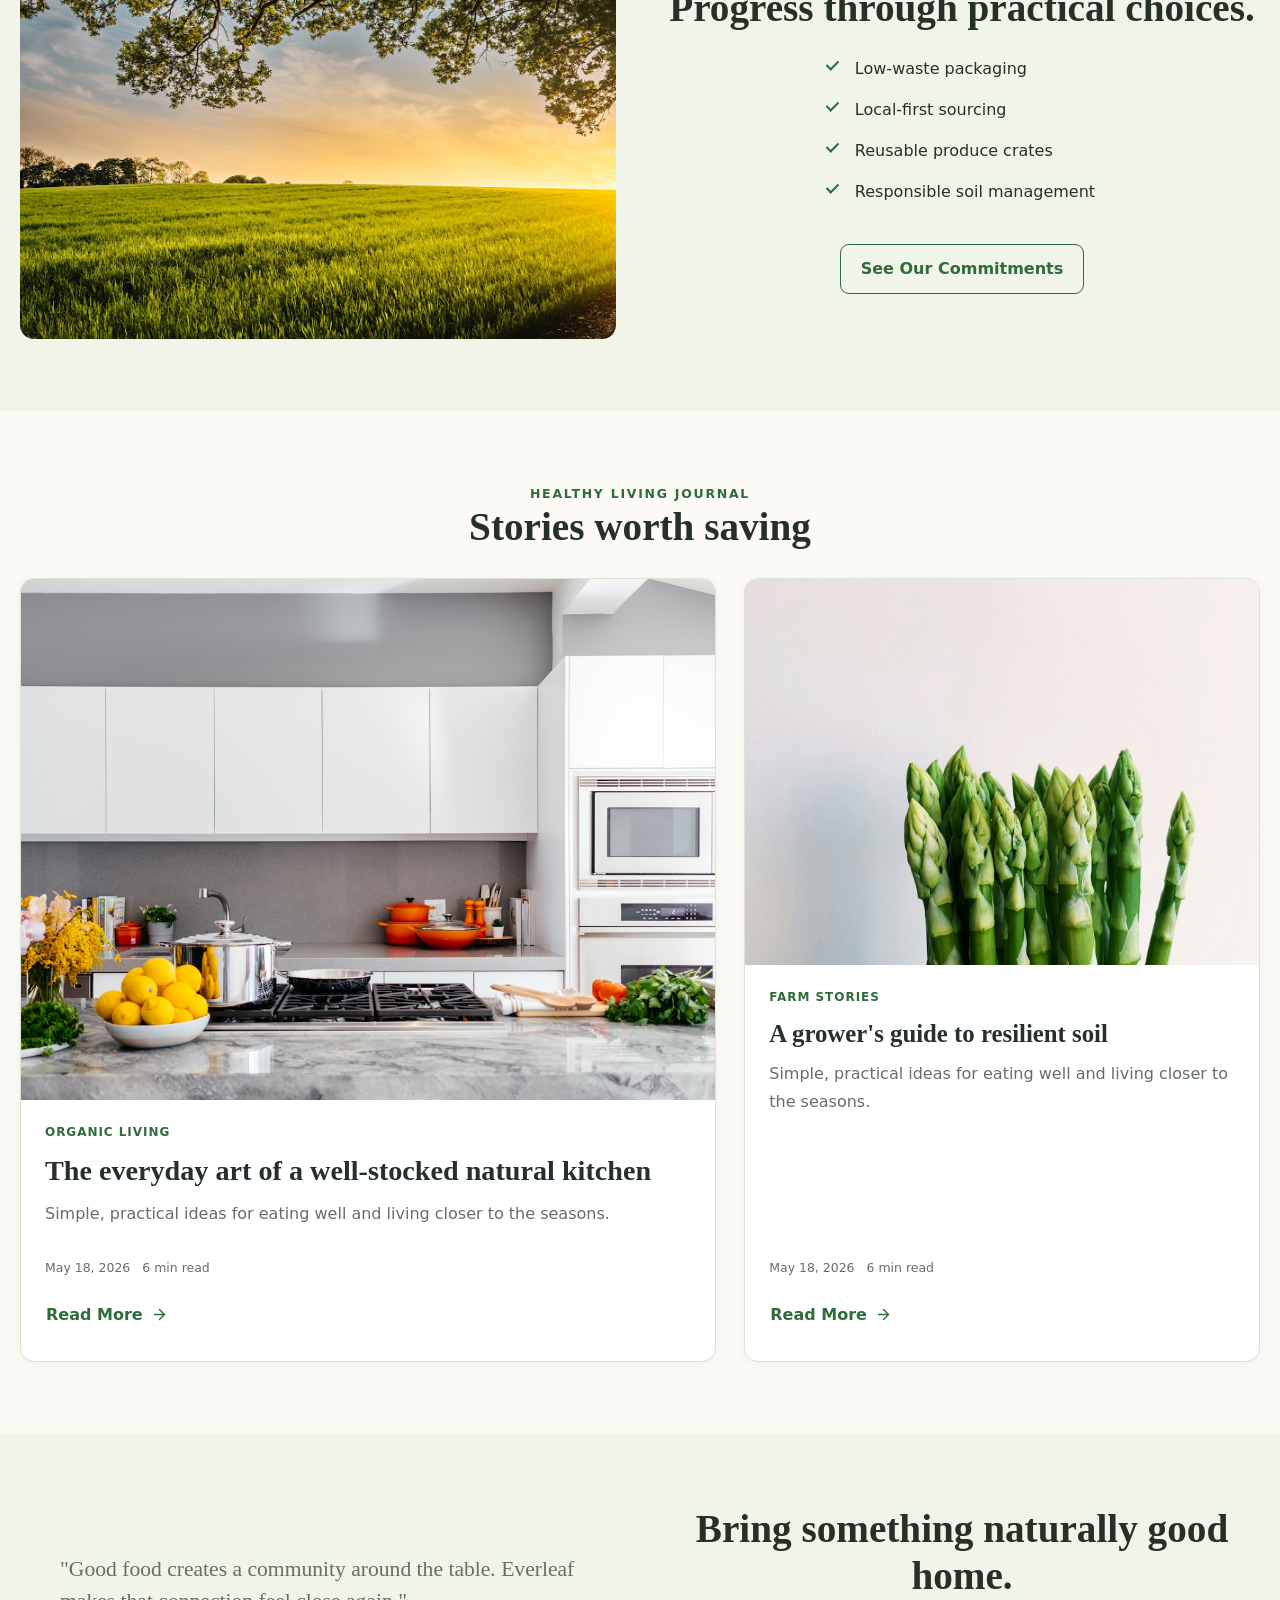
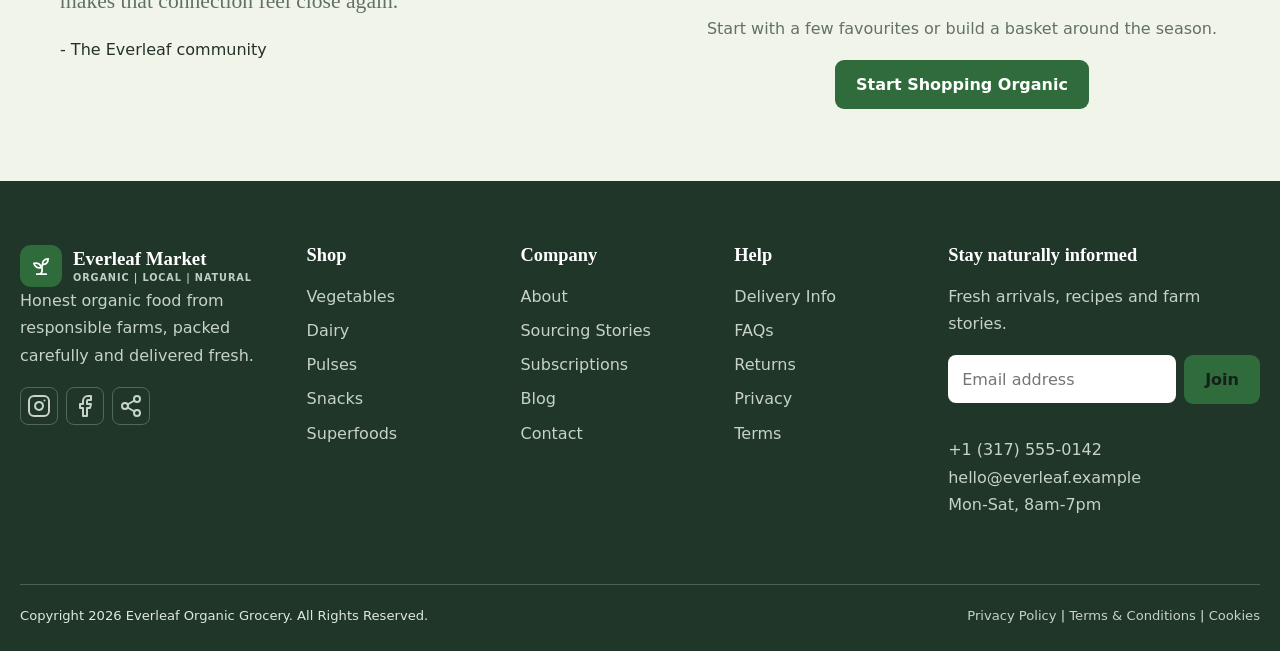
<file: pages/home-2.html>
<!doctype html>
<html lang="en">
    <head>
        <meta charset="utf-8" />
        <meta name="viewport" content="width=device-width,initial-scale=1" />
        <script>
            try {
                document.documentElement.dataset.theme =
                    localStorage.getItem("theme") ||
                    (matchMedia("(prefers-color-scheme:dark)").matches ? "dark" : "light");
                document.documentElement.dir = localStorage.getItem("layoutDirection") || "ltr";
            } catch (e) {}
        </script>
        <title>Everleaf Living | Organic Food for Everyday Wellbeing</title>
        <link rel="icon" href="../favicon.ico" sizes="16x16 32x32 48x48" />
        <link rel="icon" type="image/svg+xml" href="../assets/images/favicon.svg" sizes="any" />
        <meta
            name="description"
            content="Discover a calmer way to eat well through natural ingredients, partner-farm stories, healthy pantry picks and flexible organic subscriptions."
        />
        <link rel="canonical" href="https://example.com/home-2.html" />
        <meta property="og:title" content="Everleaf Living | Organic Food for Everyday Wellbeing" />
        <meta
            property="og:description"
            content="Discover a calmer way to eat well through natural ingredients, partner-farm stories, healthy pantry picks and flexible organic subscriptions."
        />
        <meta property="og:image" content="https://example.com/assets/images/hero-organic.png" />
        <meta name="twitter:card" content="summary_large_image" />
        <link rel="stylesheet" href="../assets/css/style.css" />
        <link rel="stylesheet" href="../assets/css/dark-mode.css" />
        <link rel="stylesheet" href="../assets/css/rtl.css" />
    </head>
    <body>
        <!-- Header Start -->
        <a class="skip-link" href="#main">Skip to content</a>
        <header class="site-header">
            <div class="container nav-wrap">
                <a class="logo" href="index.html" aria-label="Everleaf Market home">
                    <span class="logo-mark"><i data-lucide="sprout"></i></span>
                    <span class="logo-copy">
                        <span class="logo-name">Everleaf Market</span>
                        <span class="logo-tagline">Organic | Local | Natural</span>
                    </span>
                </a>
                <button
                    class="icon-btn menu-toggle"
                    aria-expanded="false"
                    aria-controls="main-navigation"
                    aria-label="Open menu"
                >
                    <i data-lucide="menu"></i>
                </button>
                <nav class="main-nav" id="main-navigation" aria-label="Primary">
                    <ul class="nav-list">
                        <li class="nav-item has-dropdown">
                            <a
                                class="nav-link dropdown-toggle active"
                                href="index.html"
                                aria-expanded="false"
                            >
                                Home
                                <i data-lucide="chevron-down"></i>
                            </a>
                            <ul class="dropdown">
                                <li><a href="index.html">Home Page 1</a></li>
                                <li><a href="home-2.html">Home Page 2</a></li>
                            </ul>
                        </li>
                        <li><a class="nav-link" href="about.html">About</a></li>
                        <li><a class="nav-link" href="shop.html">Shop</a></li>
                        <li><a class="nav-link" href="sourcing.html">Sourcing Stories</a></li>
                        <li><a class="nav-link" href="subscriptions.html">Subscriptions</a></li>
                        <li><a class="nav-link" href="blog.html">Blog</a></li>
                        <li><a class="nav-link" href="contact.html">Contact</a></li>
                        <li class="mobile-extra">
                            <a class="btn btn-primary" href="login.html">Login</a>
                        </li>
                        <li class="mobile-extra">
                            <button
                                class="nav-link direction-toggle mobile-direction"
                                type="button"
                            >
                                Switch direction
                            </button>
                        </li>
                        <li class="mobile-extra">
                            <a class="btn btn-outline" href="shop.html">Shop Now</a>
                        </li>
                    </ul>
                </nav>
                <div class="nav-actions">
                    <button class="icon-btn search-toggle" aria-label="Search" title="Search">
                        <i data-lucide="search"></i>
                    </button>
                    <a
                        class="icon-btn"
                        href="shop.html"
                        aria-label="Shopping cart"
                        title="Shopping cart"
                    >
                        <i data-lucide="shopping-bag"></i>
                        <span class="cart-count">0</span>
                    </a>
                    <button class="icon-btn theme-toggle" type="button"></button>
                    <button class="icon-btn direction-toggle" type="button"></button>
                    <a class="btn btn-primary desktop-login" href="login.html">Login</a>
                    <a class="btn btn-outline" href="shop.html">Shop Now</a>
                </div>
            </div>
        </header>
        <!-- Header End -->
        <main id="main">
            <!-- =========================
                 Hero Start
            ========================= -->
            <section class="hero living-hero">
                <div class="container">
                    <div class="living-hero-grid">
                        <div>
                            <span class="eyebrow">A naturally better rhythm</span>
                            <h1>Healthy living, rooted in real food.</h1>
                            <p>
                                A thoughtful market for minimally processed ingredients and the
                                stories behind them.
                            </p>
                            <div class="actions">
                                <a class="btn btn-primary" href="shop.html">Shop Healthy</a>
                                <a class="btn btn-outline" href="sourcing.html">Meet Our Farmers</a>
                            </div>
                        </div>
                        <div class="living-hero-visual">
                            <img
                                class="hero-image"
                                src="../assets/images/library/photo-1543362906-acfc16c67564.jpg"
                                alt="A colorful table of healthy whole foods"
                                width="900"
                                height="675"
                                loading="lazy"
                            />
                        </div>
                    </div>
                </div>
            </section>
            <!-- =========================
                 Hero End
            ========================= -->
            <!-- =========================
                 Section Sm Start
            ========================= -->
            <section class="section-sm alt">
                <div class="container grid grid-4">
                    <div class="stat">
                        <strong>25+</strong>
                        <span>Partner Farms</span>
                    </div>
                    <div class="stat">
                        <strong>500+</strong>
                        <span>Natural Products</span>
                    </div>
                    <div class="stat">
                        <strong>10K+</strong>
                        <span>Happy Families</span>
                    </div>
                    <div class="stat">
                        <strong>24-48h</strong>
                        <span>Fresh Delivery</span>
                    </div>
                </div>
            </section>
            <!-- =========================
                 Section Sm End
            ========================= -->
            <!-- =========================
                 Section Start
            ========================= -->
            <section class="section">
                <div class="container split">
                    <div>
                        <div class="section-head">
                            <span class="eyebrow">Our food philosophy</span>
                            <h2>Less processing. More of what matters.</h2>
                        </div>
                        <p>
                            We choose recognizable ingredients, work within natural growing cycles
                            and keep distance between field and fork as short as possible.
                        </p>
                        <div class="grid grid-2">
                            <p>
                                <strong>Natural ingredients</strong>
                                <br />
                                Simple food with clear labels.
                            </p>
                            <p>
                                <strong>Responsible production</strong>
                                <br />
                                Better choices beyond the shelf.
                            </p>
                        </div>
                    </div>
                    <img
                        class="media"
                        src="../assets/images/library/photo-1536304993881-ff6e9eefa2a6.jpg"
                        alt="Natural grains and pantry ingredients"
                        width="900"
                        height="675"
                        loading="lazy"
                    />
                </div>
            </section>
            <!-- =========================
                 Section End
            ========================= -->
            <!-- =========================
                 Section Start
            ========================= -->
            <section class="section alt">
                <div class="container">
                    <div class="section-head">
                        <span class="eyebrow">Curated this week</span>
                        <h2>Fresh picks this week</h2>
                    </div>
                    <div class="grid grid-2">
                        <article class="card split" style="gap: 0">
                            <img
                                class="media"
                                src="../assets/images/library/photo-1523049673857-eb18f1d7b578.jpg"
                                alt="Organic Avocados"
                                width="900"
                                height="675"
                                loading="lazy"
                            />
                            <div class="card-body">
                                <span class="category">Fruit</span>
                                <h3>Organic Avocados</h3>
                                <p>Picked for flavour and everyday versatility.</p>
                                <strong>$4.99</strong>
                            </div>
                        </article>
                        <article class="card split" style="gap: 0">
                            <img
                                class="media"
                                src="../assets/images/library/photo-1576045057995-568f588f82fb.jpg"
                                alt="Baby Spinach"
                                width="900"
                                height="675"
                                loading="lazy"
                            />
                            <div class="card-body">
                                <span class="category">Vegetables</span>
                                <h3>Baby Spinach</h3>
                                <p>Picked for flavour and everyday versatility.</p>
                                <strong>$3.49</strong>
                            </div>
                        </article>
                        <article class="card split" style="gap: 0">
                            <img
                                class="media"
                                src="../assets/images/library/photo-1550583724-b2692b85b150.jpg"
                                alt="Farm Fresh Milk"
                                width="900"
                                height="675"
                                loading="lazy"
                            />
                            <div class="card-body">
                                <span class="category">Dairy</span>
                                <h3>Farm Fresh Milk</h3>
                                <p>Picked for flavour and everyday versatility.</p>
                                <strong>$5.25</strong>
                            </div>
                        </article>
                        <article class="card split" style="gap: 0">
                            <img
                                class="media"
                                src="../assets/images/library/photo-1515543904379-3d757afe72e4.jpg"
                                alt="Organic Chickpeas"
                                width="900"
                                height="675"
                                loading="lazy"
                            />
                            <div class="card-body">
                                <span class="category">Pulses</span>
                                <h3>Organic Chickpeas</h3>
                                <p>Picked for flavour and everyday versatility.</p>
                                <strong>$3.79</strong>
                            </div>
                        </article>
                    </div>
                </div>
            </section>
            <!-- =========================
                 Section End
            ========================= -->
            <!-- =========================
                 Section Start
            ========================= -->
            <section class="section">
                <div class="container">
                    <div class="section-head">
                        <span class="eyebrow">Grower profiles</span>
                        <h2>Meet our farmers</h2>
                        <p>The names, places and practices behind your basket.</p>
                    </div>
                    <div class="grid grid-3">
                        <article class="card farm-card">
                            <img
                                class=""
                                src="../assets/images/library/photo-1595855759920-86582396756a.jpg"
                                alt="Willow Creek Organics organic farm"
                                width="900"
                                height="675"
                                loading="lazy"
                            />
                            <div class="card-body">
                                <span class="category">Bloomington, Indiana</span>
                                <h3>Willow Creek Organics</h3>
                                <p>
                                    Small-batch growing, healthy soil and thoughtful harvests shape
                                    everything this family farm sends us.
                                </p>
                                <a class="btn btn-link" href="sourcing.html">
                                    Read Story
                                    <i data-lucide="arrow-right"></i>
                                </a>
                            </div>
                        </article>
                        <article class="card farm-card">
                            <img
                                class=""
                                src="../assets/images/library/photo-1500595046743-cd271d694d30.jpg"
                                alt="Meadow Sun Dairy organic farm"
                                width="900"
                                height="675"
                                loading="lazy"
                            />
                            <div class="card-body">
                                <span class="category">Greencastle, Indiana</span>
                                <h3>Meadow Sun Dairy</h3>
                                <p>
                                    Small-batch growing, healthy soil and thoughtful harvests shape
                                    everything this family farm sends us.
                                </p>
                                <a class="btn btn-link" href="sourcing.html">
                                    Read Story
                                    <i data-lucide="arrow-right"></i>
                                </a>
                            </div>
                        </article>
                        <article class="card farm-card">
                            <img
                                class=""
                                src="../assets/images/library/photo-1464226184884-fa280b87c399.jpg"
                                alt="Three Oaks Farm organic farm"
                                width="900"
                                height="675"
                                loading="lazy"
                            />
                            <div class="card-body">
                                <span class="category">Columbus, Indiana</span>
                                <h3>Three Oaks Farm</h3>
                                <p>
                                    Small-batch growing, healthy soil and thoughtful harvests shape
                                    everything this family farm sends us.
                                </p>
                                <a class="btn btn-link" href="sourcing.html">
                                    Read Story
                                    <i data-lucide="arrow-right"></i>
                                </a>
                            </div>
                        </article>
                    </div>
                </div>
            </section>
            <!-- =========================
                 Section End
            ========================= -->
            <!-- =========================
                 Section Start
            ========================= -->
            <section class="section alt">
                <div class="container">
                    <div class="section-head">
                        <span class="eyebrow">Stock the cupboard</span>
                        <h2>Healthy pantry essentials</h2>
                    </div>
                    <div class="grid grid-3">
                        <article class="card product-card" data-category="Pulses">
                            <div class="product-image">
                                <img
                                    class=""
                                    src="../assets/images/library/photo-1515543904379-3d757afe72e4.jpg"
                                    alt="Organic Chickpeas"
                                    width="900"
                                    height="675"
                                    loading="lazy"
                                />
                                <span class="badge">Organic</span>
                                <button class="wish" aria-label="Add Organic Chickpeas to wishlist">
                                    <i data-lucide="heart"></i>
                                </button>
                            </div>
                            <div class="card-body">
                                <span class="category">Pulses</span>
                                <h3>Organic Chickpeas</h3>
                                <span class="stars" aria-label="4.8 out of 5 stars">
                                    <i data-lucide="star"></i>
                                    <i data-lucide="star"></i>
                                    <i data-lucide="star"></i>
                                    <i data-lucide="star"></i>
                                    <i data-lucide="star"></i>
                                </span>
                                <div class="price">
                                    $3.79
                                    <del>$5.29</del>
                                </div>
                                <button
                                    class="btn btn-primary add-cart"
                                    data-product="Organic Chickpeas"
                                >
                                    Add to Cart
                                </button>
                            </div>
                        </article>
                        <article class="card product-card" data-category="Snacks">
                            <div class="product-image">
                                <img
                                    class=""
                                    src="../assets/images/library/photo-1517673400267-0251440c45dc.jpg"
                                    alt="Almond Granola"
                                    width="900"
                                    height="675"
                                    loading="lazy"
                                />
                                <span class="badge">Organic</span>
                                <button class="wish" aria-label="Add Almond Granola to wishlist">
                                    <i data-lucide="heart"></i>
                                </button>
                            </div>
                            <div class="card-body">
                                <span class="category">Snacks</span>
                                <h3>Almond Granola</h3>
                                <span class="stars" aria-label="4.8 out of 5 stars">
                                    <i data-lucide="star"></i>
                                    <i data-lucide="star"></i>
                                    <i data-lucide="star"></i>
                                    <i data-lucide="star"></i>
                                    <i data-lucide="star"></i>
                                </span>
                                <div class="price">
                                    $7.50
                                    <del>$9.00</del>
                                </div>
                                <button
                                    class="btn btn-primary add-cart"
                                    data-product="Almond Granola"
                                >
                                    Add to Cart
                                </button>
                            </div>
                        </article>
                        <article class="card product-card" data-category="Superfoods">
                            <div class="product-image">
                                <img
                                    class=""
                                    src="../assets/images/library/photo-1514733670139-4d87a1941d55.jpg"
                                    alt="Chia Seeds"
                                    width="900"
                                    height="675"
                                    loading="lazy"
                                />
                                <span class="badge">Organic</span>
                                <button class="wish" aria-label="Add Chia Seeds to wishlist">
                                    <i data-lucide="heart"></i>
                                </button>
                            </div>
                            <div class="card-body">
                                <span class="category">Superfoods</span>
                                <h3>Chia Seeds</h3>
                                <span class="stars" aria-label="4.8 out of 5 stars">
                                    <i data-lucide="star"></i>
                                    <i data-lucide="star"></i>
                                    <i data-lucide="star"></i>
                                    <i data-lucide="star"></i>
                                    <i data-lucide="star"></i>
                                </span>
                                <div class="price">
                                    $6.20
                                    <del>$7.70</del>
                                </div>
                                <button class="btn btn-primary add-cart" data-product="Chia Seeds">
                                    Add to Cart
                                </button>
                            </div>
                        </article>
                        <article class="card product-card" data-category="Grains">
                            <div class="product-image">
                                <img
                                    class=""
                                    src="../assets/images/library/photo-1586201375761-83865001e31c.jpg"
                                    alt="Red Quinoa"
                                    width="900"
                                    height="675"
                                    loading="lazy"
                                />
                                <span class="badge">Organic</span>
                                <button class="wish" aria-label="Add Red Quinoa to wishlist">
                                    <i data-lucide="heart"></i>
                                </button>
                            </div>
                            <div class="card-body">
                                <span class="category">Grains</span>
                                <h3>Red Quinoa</h3>
                                <span class="stars" aria-label="4.8 out of 5 stars">
                                    <i data-lucide="star"></i>
                                    <i data-lucide="star"></i>
                                    <i data-lucide="star"></i>
                                    <i data-lucide="star"></i>
                                    <i data-lucide="star"></i>
                                </span>
                                <div class="price">
                                    $5.80
                                    <del>$7.30</del>
                                </div>
                                <button class="btn btn-primary add-cart" data-product="Red Quinoa">
                                    Add to Cart
                                </button>
                            </div>
                        </article>
                        <article class="card product-card" data-category="Fruit">
                            <div class="product-image">
                                <img
                                    class=""
                                    src="../assets/images/library/photo-1490474418585-ba9bad8fd0ea.jpg"
                                    alt="Mixed Berry Pack"
                                    width="900"
                                    height="675"
                                    loading="lazy"
                                />
                                <span class="badge">Organic</span>
                                <button class="wish" aria-label="Add Mixed Berry Pack to wishlist">
                                    <i data-lucide="heart"></i>
                                </button>
                            </div>
                            <div class="card-body">
                                <span class="category">Fruit</span>
                                <h3>Mixed Berry Pack</h3>
                                <span class="stars" aria-label="4.8 out of 5 stars">
                                    <i data-lucide="star"></i>
                                    <i data-lucide="star"></i>
                                    <i data-lucide="star"></i>
                                    <i data-lucide="star"></i>
                                    <i data-lucide="star"></i>
                                </span>
                                <div class="price">
                                    $6.99
                                    <del>$8.49</del>
                                </div>
                                <button
                                    class="btn btn-primary add-cart"
                                    data-product="Mixed Berry Pack"
                                >
                                    Add to Cart
                                </button>
                            </div>
                        </article>
                        <article class="card product-card" data-category="Pantry">
                            <div class="product-image">
                                <img
                                    class=""
                                    src="../assets/images/library/photo-1608797178974-15b35a64ede9.jpg"
                                    alt="Creamy Nut Butter"
                                    width="900"
                                    height="675"
                                    loading="lazy"
                                />
                                <span class="badge">Organic</span>
                                <button class="wish" aria-label="Add Creamy Nut Butter to wishlist">
                                    <i data-lucide="heart"></i>
                                </button>
                            </div>
                            <div class="card-body">
                                <span class="category">Pantry</span>
                                <h3>Creamy Nut Butter</h3>
                                <span class="stars" aria-label="4.8 out of 5 stars">
                                    <i data-lucide="star"></i>
                                    <i data-lucide="star"></i>
                                    <i data-lucide="star"></i>
                                    <i data-lucide="star"></i>
                                    <i data-lucide="star"></i>
                                </span>
                                <div class="price">
                                    $8.25
                                    <del>$9.75</del>
                                </div>
                                <button
                                    class="btn btn-primary add-cart"
                                    data-product="Creamy Nut Butter"
                                >
                                    Add to Cart
                                </button>
                            </div>
                        </article>
                    </div>
                </div>
            </section>
            <!-- =========================
                 Section End
            ========================= -->
            <!-- =========================
                 Section Start
            ========================= -->
            <section class="section">
                <div class="container">
                    <div class="section-head center">
                        <span class="eyebrow">Made flexible</span>
                        <h2>How subscriptions work</h2>
                        <p>A better food routine in three simple steps.</p>
                    </div>
                    <div class="grid grid-3 steps">
                        <article class="card step">
                            <h3>Choose Your Box</h3>
                            <p>Personalize your plan in a few straightforward clicks.</p>
                        </article>
                        <article class="card step">
                            <h3>Select Your Schedule</h3>
                            <p>Personalize your plan in a few straightforward clicks.</p>
                        </article>
                        <article class="card step">
                            <h3>Enjoy Fresh Delivery</h3>
                            <p>Personalize your plan in a few straightforward clicks.</p>
                        </article>
                    </div>
                </div>
            </section>
            <!-- =========================
                 Section End
            ========================= -->
            <!-- =========================
                 Section Start
            ========================= -->
            <section class="section alt">
                <div class="container split">
                    <img
                        class="media"
                        src="../assets/images/library/photo-1495107334309-fcf20504a5ab.jpg"
                        alt="Local farm using responsible growing practices"
                        width="900"
                        height="675"
                        loading="lazy"
                    />
                    <div>
                        <span class="eyebrow">Better for the planet</span>
                        <h2>Progress through practical choices.</h2>
                        <ul class="feature-list">
                            <li>Low-waste packaging</li>
                            <li>Local-first sourcing</li>
                            <li>Reusable produce crates</li>
                            <li>Responsible soil management</li>
                        </ul>
                        <a class="btn btn-outline mt-4" href="sourcing.html">See Our Commitments</a>
                    </div>
                </div>
            </section>
            <!-- =========================
                 Section End
            ========================= -->
            <!-- =========================
                 Section Start
            ========================= -->
            <section class="section">
                <div class="container">
                    <div class="section-head">
                        <span class="eyebrow">Healthy Living Journal</span>
                        <h2>Stories worth saving</h2>
                    </div>
                    <div class="grid grid-3 journal-grid living-journal">
                        <div style="grid-column: span 2">
                            <article class="card blog-card" data-blog-category="Organic Living">
                                <img
                                    class=""
                                    src="../assets/images/library/photo-1556911220-bff31c812dba.jpg"
                                    alt="The everyday art of a well-stocked natural kitchen"
                                    width="900"
                                    height="675"
                                    loading="lazy"
                                />
                                <div class="card-body">
                                    <span class="category">Organic Living</span>
                                    <h3>The everyday art of a well-stocked natural kitchen</h3>
                                    <p>
                                        Simple, practical ideas for eating well and living closer to
                                        the seasons.
                                    </p>
                                    <div class="journal-card-footer">
                                        <div class="meta">
                                            <span>May 18, 2026</span>
                                            <span>6 min read</span>
                                        </div>
                                        <a class="btn btn-link" href="blog-details.html?article=the-everyday-art-of-a-well-stocked-natural-kitchen">
                                            Read More
                                            <i data-lucide="arrow-right"></i>
                                        </a>
                                    </div>
                                </div>
                            </article>
                        </div>
                        <article class="card blog-card" data-blog-category="Farm Stories">
                            <img
                                class=""
                                src="../assets/images/library/photo-1595855759920-86582396756a.jpg"
                                alt="A grower's guide to resilient soil"
                                width="900"
                                height="675"
                                loading="lazy"
                            />
                            <div class="card-body">
                                <span class="category">Farm Stories</span>
                                <h3>A grower's guide to resilient soil</h3>
                                <p>
                                    Simple, practical ideas for eating well and living closer to the
                                    seasons.
                                </p>
                                <div class="journal-card-footer">
                                    <div class="meta">
                                        <span>May 18, 2026</span>
                                        <span>6 min read</span>
                                    </div>
                                    <a class="btn btn-link" href="blog-details.html?article=a-grower-s-guide-to-resilient-soil">
                                        Read More
                                        <i data-lucide="arrow-right"></i>
                                    </a>
                                </div>
                            </div>
                        </article>
                    </div>
                </div>
            </section>
            <!-- =========================
                 Section End
            ========================= -->
            <!-- =========================
                 Section Start
            ========================= -->
            <section class="section alt">
                <div class="container split">
                    <blockquote>
                        <p class="quote">
                            "Good food creates a community around the table. Everleaf makes that
                            connection feel close again."
                        </p>
                        <footer> -  The Everleaf community</footer>
                    </blockquote>
                    <div>
                        <h2>Bring something naturally good home.</h2>
                        <p>Start with a few favourites or build a basket around the season.</p>
                        <a class="btn btn-primary" href="shop.html">Start Shopping Organic</a>
                    </div>
                </div>
            </section>
            <!-- =========================
                 Section End
            ========================= -->
        </main>
        <!-- Footer Start -->
        <footer class="site-footer">
            <div class="container">
                <div class="footer-grid">
                    <div>
                        <a class="logo" href="index.html" aria-label="Everleaf Market home">
                            <span class="logo-mark"><i data-lucide="sprout"></i></span>
                            <span class="logo-copy">
                                <span class="logo-name">Everleaf Market</span>
                                <span class="logo-tagline">Organic | Local | Natural</span>
                            </span>
                        </a>
                        <p>
                            Honest organic food from responsible farms, packed carefully and
                            delivered fresh.
                        </p>
                        <div class="socials">
                            <a href="coming-soon.html" aria-label="Instagram">
                                <i data-lucide="instagram"></i>
                            </a>
                            <a href="coming-soon.html" aria-label="Facebook">
                                <i data-lucide="facebook"></i>
                            </a>
                            <a href="coming-soon.html" aria-label="Pinterest">
                                <i data-lucide="share-2"></i>
                            </a>
                        </div>
                    </div>
                    <div>
                        <h4>Shop</h4>
                        <ul class="footer-links">
                            <li><a href="shop.html">Vegetables</a></li>
                            <li><a href="shop.html">Dairy</a></li>
                            <li><a href="shop.html">Pulses</a></li>
                            <li><a href="shop.html">Snacks</a></li>
                            <li><a href="shop.html">Superfoods</a></li>
                        </ul>
                    </div>
                    <div>
                        <h4>Company</h4>
                        <ul class="footer-links">
                            <li><a href="about.html">About</a></li>
                            <li><a href="sourcing.html">Sourcing Stories</a></li>
                            <li><a href="subscriptions.html">Subscriptions</a></li>
                            <li><a href="blog.html">Blog</a></li>
                            <li><a href="contact.html">Contact</a></li>
                        </ul>
                    </div>
                    <div>
                        <h4>Help</h4>
                        <ul class="footer-links">
                            <li><a href="contact.html">Delivery Info</a></li>
                            <li><a href="subscriptions.html#faq">FAQs</a></li>
                            <li><a href="contact.html">Returns</a></li>
                            <li><a href="coming-soon.html">Privacy</a></li>
                            <li><a href="coming-soon.html">Terms</a></li>
                        </ul>
                    </div>
                    <div>
                        <h4>Stay naturally informed</h4>
                        <p>Fresh arrivals, recipes and farm stories.</p>
                        <form class="inline-form" data-validate data-demo>
                            <label class="sr-only" for="footer-email">Email address</label>
                            <input
                                id="footer-email"
                                type="email"
                                placeholder="Email address"
                                required
                            />
                            <button class="btn btn-secondary">Join</button>
                        </form>
                        <p class="mt-4">
                            +1 (317) 555-0142
                            <br />
                            hello@everleaf.example
                            <br />
                            Mon-Sat, 8am-7pm
                        </p>
                    </div>
                </div>
                <div class="footer-bottom">
                    <span>Copyright 2026 Everleaf Organic Grocery. All Rights Reserved.</span>
                    <span>
                        <a href="coming-soon.html">Privacy Policy</a>
                        |
                        <a href="coming-soon.html">Terms & Conditions</a>
                        |
                        <a href="coming-soon.html">Cookies</a>
                    </span>
                </div>
            </div>
        </footer>
        <!-- Footer End -->
        <div class="search-panel" role="dialog" aria-modal="true" aria-label="Site search">
            <div class="search-box">
                <label class="sr-only" for="site-search">Search products</label>
                <input
                    class="control"
                    id="site-search"
                    type="search"
                    placeholder="Search fresh produce, pantry goods..."
                />
                <button class="btn btn-primary">Search</button>
                <button class="btn btn-outline search-close" aria-label="Close search">
                    Close
                </button>
            </div>
        </div>
        <div class="toast" role="status" aria-live="polite"></div>
        <script src="../assets/js/lucide.min.js" defer></script>
        <script src="../assets/js/main.js" defer></script>
    </body>
</html>
</file>
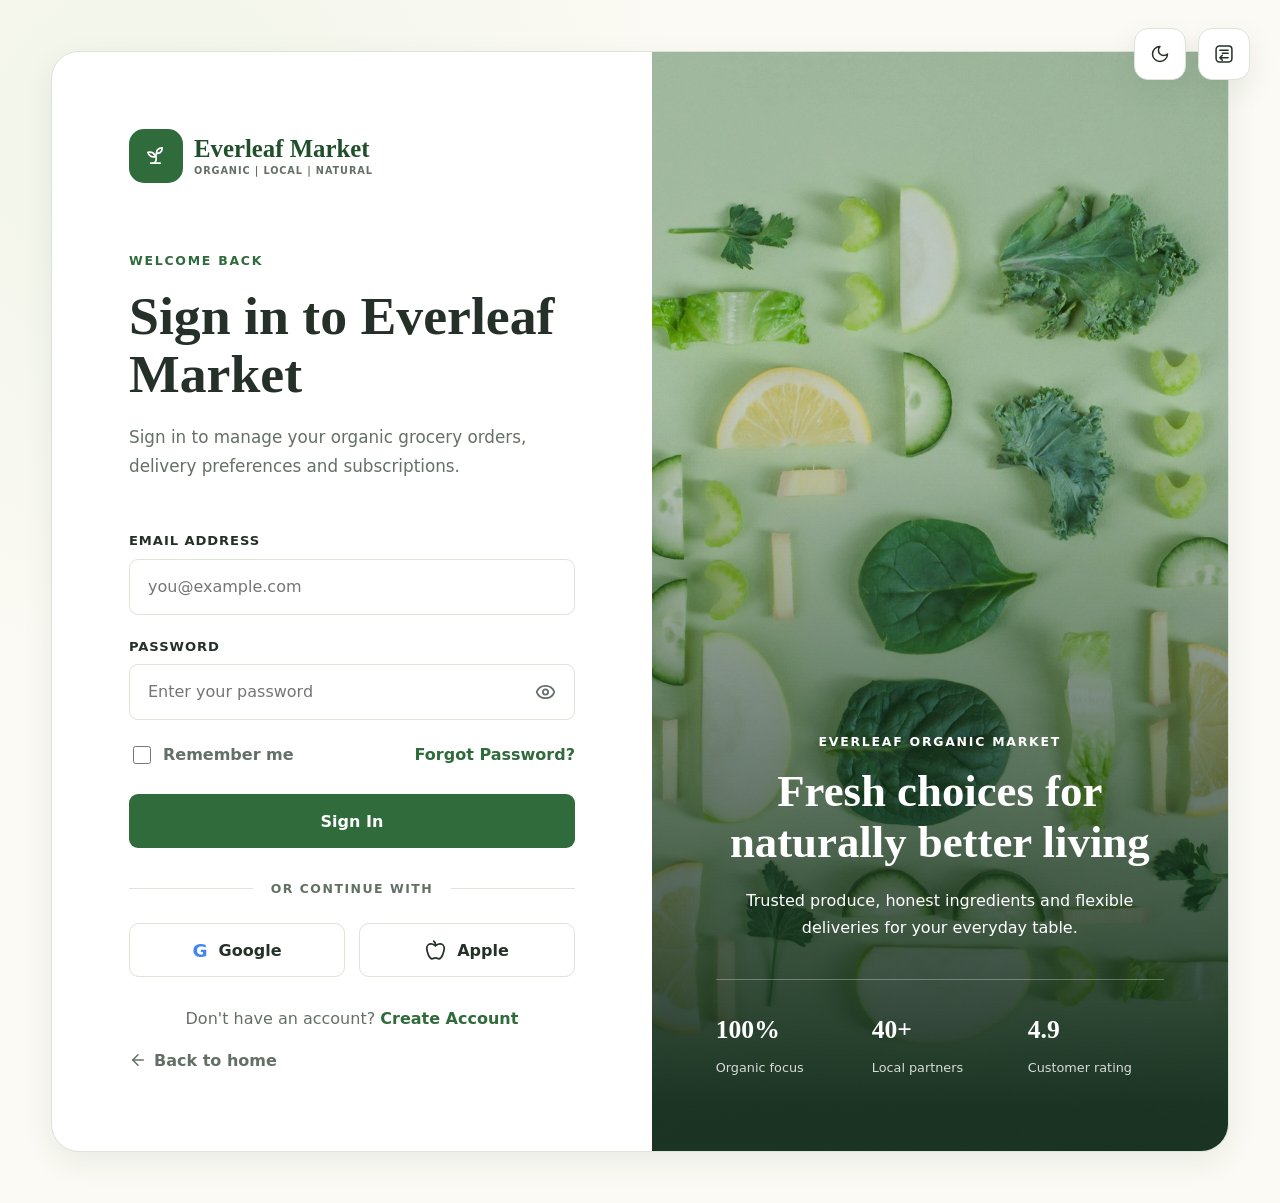
<file: pages/login.html>
<!doctype html>
<html lang="en">
    <head>
        <meta charset="utf-8" />
        <meta name="viewport" content="width=device-width,initial-scale=1" />
        <script>
            try {
                document.documentElement.dataset.theme =
                    localStorage.getItem("theme") ||
                    (matchMedia("(prefers-color-scheme:dark)").matches ? "dark" : "light");
                document.documentElement.dir = localStorage.getItem("layoutDirection") || "ltr";
            } catch (e) {}
        </script>
        <title>Login | Everleaf Organic Grocery</title>
        <link rel="icon" href="../favicon.ico" sizes="16x16 32x32 48x48" />
        <link rel="icon" type="image/svg+xml" href="../assets/images/favicon.svg" sizes="any" />
        <meta
            name="description"
            content="Sign in to your Everleaf account to manage future organic grocery orders and subscriptions."
        />
        <link rel="canonical" href="https://example.com/login.html" />
        <meta property="og:title" content="Login | Everleaf Organic Grocery" />
        <meta
            property="og:description"
            content="Sign in to your Everleaf account to manage future organic grocery orders and subscriptions."
        />
        <meta property="og:image" content="https://example.com/assets/images/hero-organic.png" />
        <meta name="twitter:card" content="summary_large_image" />
        <link rel="stylesheet" href="../assets/css/style.css" />
        <link rel="stylesheet" href="../assets/css/dark-mode.css" />
        <link rel="stylesheet" href="../assets/css/rtl.css" />
    </head>
    <body class="login-body">
        <a class="skip-link" href="#login-form">Skip to login form</a>
        <div class="auth-tools">
            <button class="icon-btn theme-toggle" type="button"></button>
            <button class="icon-btn direction-toggle" type="button"></button>
        </div>
        <main class="login-page">
            <!-- =========================
                 Login Shell Start
            ========================= -->
            <section class="login-shell">
                <div class="login-content">
                    <a class="logo login-logo" href="index.html" aria-label="Everleaf Market home">
                        <span class="logo-mark"><i data-lucide="sprout"></i></span>
                        <span class="logo-copy">
                            <span class="logo-name">Everleaf Market</span>
                            <span class="logo-tagline">Organic | Local | Natural</span>
                        </span>
                    </a>
                    <div class="login-heading">
                        <span class="eyebrow">Welcome back</span>
                        <h1>Sign in to Everleaf Market</h1>
                        <p>
                            Sign in to manage your organic grocery orders, delivery preferences and
                            subscriptions.
                        </p>
                    </div>
                    <form class="login-form" id="login-form" data-validate data-demo novalidate>
                        <div class="field">
                            <label for="auth-email">Email Address</label>
                            <input
                                id="auth-email"
                                name="email"
                                type="email"
                                autocomplete="email"
                                placeholder="you@example.com"
                                required
                                aria-describedby="login-email-error"
                            />
                            <span class="field-error" id="login-email-error">
                                Please enter a valid email address.
                            </span>
                        </div>
                        <div class="field">
                            <label for="password">Password</label>
                            <div class="password-field">
                                <input
                                    id="password"
                                    name="password"
                                    type="password"
                                    minlength="8"
                                    autocomplete="current-password"
                                    placeholder="Enter your password"
                                    required
                                    aria-describedby="login-password-error"
                                />
                                <button
                                    type="button"
                                    class="password-toggle"
                                    data-target="password"
                                    aria-label="Show password"
                                >
                                    <i data-lucide="eye"></i>
                                </button>
                            </div>
                            <span class="field-error" id="login-password-error">
                                Use at least eight characters.
                            </span>
                        </div>
                        <div class="login-options">
                            <label class="remember-option">
                                <input id="remember" name="remember" type="checkbox" />
                                <span>Remember me</span>
                            </label>
                            <a href="coming-soon.html">Forgot Password?</a>
                        </div>
                        <button class="btn btn-primary login-submit" type="submit">Sign In</button>
                        <div class="social-divider"><span>Or continue with</span></div>
                        <div class="social-login">
                            <button
                                class="social-login-btn"
                                type="button"
                                aria-label="Continue with Google"
                            >
                                <span class="google-mark">G</span>
                                <span>Google</span>
                            </button>
                            <button
                                class="social-login-btn"
                                type="button"
                                aria-label="Continue with Apple"
                            >
                                <i data-lucide="apple"></i>
                                <span>Apple</span>
                            </button>
                        </div>
                    </form>
                    <p class="login-register">
                        Don't have an account?
                        <a href="register.html">Create Account</a>
                    </p>
                    <a class="login-back" href="index.html">
                        <i data-lucide="arrow-left"></i>
                        Back to home
                    </a>
                </div>
                <aside class="login-visual" aria-label="A selection of fresh organic food">
                    <div class="login-visual-copy">
                        <span class="eyebrow">Everleaf organic market</span>
                        <h2>Fresh choices for naturally better living</h2>
                        <p>
                            Trusted produce, honest ingredients and flexible deliveries for your
                            everyday table.
                        </p>
                        <div class="login-stats">
                            <div>
                                <strong>100%</strong>
                                <span>Organic focus</span>
                            </div>
                            <div>
                                <strong>40+</strong>
                                <span>Local partners</span>
                            </div>
                            <div>
                                <strong>4.9</strong>
                                <span>Customer rating</span>
                            </div>
                        </div>
                    </div>
                </aside>
            </section>
            <!-- =========================
                 Login Shell End
            ========================= -->
        </main>
        <div class="toast" role="status" aria-live="polite"></div>
        <script src="../assets/js/lucide.min.js" defer></script>
        <script src="../assets/js/main.js" defer></script>
    </body>
</html>
</file>
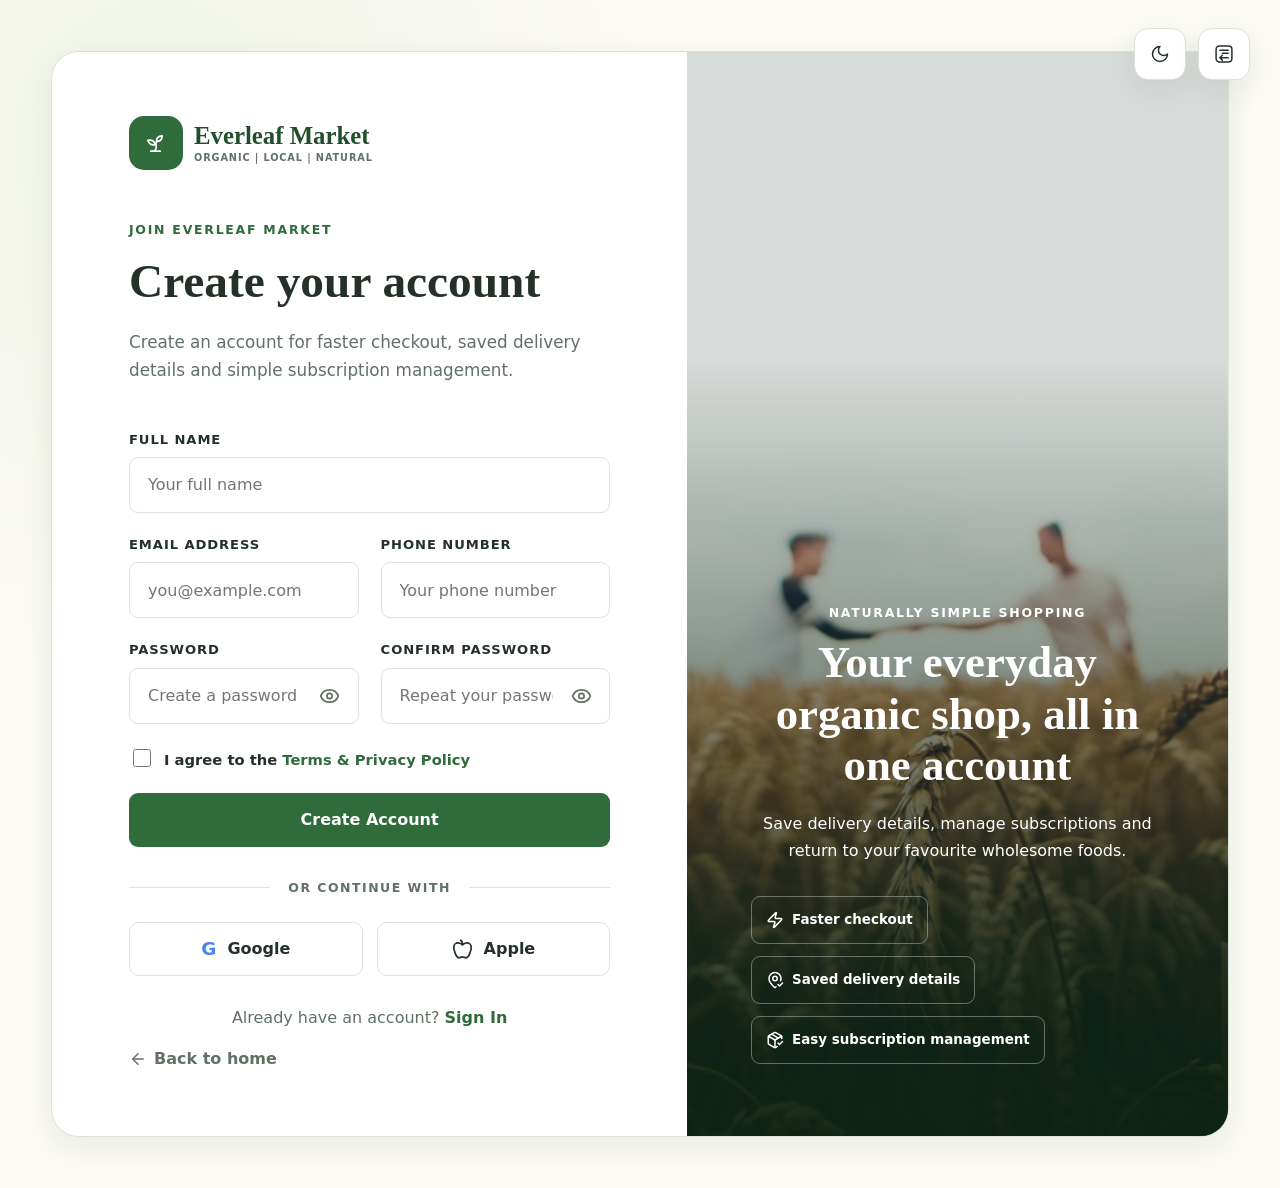
<file: pages/register.html>
<!doctype html>
<html lang="en">
    <head>
        <meta charset="utf-8" />
        <meta name="viewport" content="width=device-width,initial-scale=1" />
        <script>
            try {
                document.documentElement.dataset.theme =
                    localStorage.getItem("theme") ||
                    (matchMedia("(prefers-color-scheme:dark)").matches ? "dark" : "light");
                document.documentElement.dir = localStorage.getItem("layoutDirection") || "ltr";
            } catch (e) {}
        </script>
        <title>Create Account | Everleaf Organic Grocery</title>
        <link rel="icon" href="../favicon.ico" sizes="16x16 32x32 48x48" />
        <link rel="icon" type="image/svg+xml" href="../assets/images/favicon.svg" sizes="any" />
        <meta
            name="description"
            content="Create an Everleaf account for faster checkout and future subscription management."
        />
        <link rel="canonical" href="https://example.com/register.html" />
        <meta property="og:title" content="Create Account | Everleaf Organic Grocery" />
        <meta
            property="og:description"
            content="Create an Everleaf account for faster checkout and future subscription management."
        />
        <meta property="og:image" content="https://example.com/assets/images/hero-organic.png" />
        <meta name="twitter:card" content="summary_large_image" />
        <link rel="stylesheet" href="../assets/css/style.css" />
        <link rel="stylesheet" href="../assets/css/dark-mode.css" />
        <link rel="stylesheet" href="../assets/css/rtl.css" />
    </head>
    <body class="login-body register-body">
        <a class="skip-link" href="#register-form">Skip to registration form</a>
        <div class="auth-tools">
            <button class="icon-btn theme-toggle" type="button"></button>
            <button class="icon-btn direction-toggle" type="button"></button>
        </div>
        <main class="login-page">
            <!-- =========================
                 Login Shell Start
            ========================= -->
            <section class="login-shell register-shell">
                <div class="login-content register-content">
                    <a class="logo login-logo" href="index.html" aria-label="Everleaf Market home">
                        <span class="logo-mark"><i data-lucide="sprout"></i></span>
                        <span class="logo-copy">
                            <span class="logo-name">Everleaf Market</span>
                            <span class="logo-tagline">Organic | Local | Natural</span>
                        </span>
                    </a>
                    <div class="login-heading">
                        <span class="eyebrow">Join Everleaf Market</span>
                        <h1>Create your account</h1>
                        <p>
                            Create an account for faster checkout, saved delivery details and simple
                            subscription management.
                        </p>
                    </div>
                    <form
                        class="login-form register-form"
                        id="register-form"
                        data-validate
                        data-demo
                        novalidate
                    >
                        <div class="register-fields">
                            <div class="field register-full">
                                <label for="full-name">Full Name</label>
                                <input
                                    id="full-name"
                                    name="full-name"
                                    type="text"
                                    autocomplete="name"
                                    placeholder="Your full name"
                                    required
                                    aria-describedby="full-name-error"
                                />
                                <span class="field-error" id="full-name-error">
                                    Please enter your full name.
                                </span>
                            </div>
                            <div class="field">
                                <label for="auth-email">Email Address</label>
                                <input
                                    id="auth-email"
                                    name="email"
                                    type="email"
                                    autocomplete="email"
                                    placeholder="you@example.com"
                                    required
                                    aria-describedby="register-email-error"
                                />
                                <span class="field-error" id="register-email-error">
                                    Please enter a valid email address.
                                </span>
                            </div>
                            <div class="field">
                                <label for="phone">Phone Number</label>
                                <input
                                    id="phone"
                                    name="phone"
                                    type="tel"
                                    autocomplete="tel"
                                    placeholder="Your phone number"
                                    required
                                    aria-describedby="register-phone-error"
                                />
                                <span class="field-error" id="register-phone-error">
                                    Please enter a valid phone number.
                                </span>
                            </div>
                            <div class="field">
                                <label for="password">Password</label>
                                <div class="password-field">
                                    <input
                                        id="password"
                                        name="password"
                                        type="password"
                                        minlength="8"
                                        autocomplete="new-password"
                                        placeholder="Create a password"
                                        required
                                        aria-describedby="register-password-error"
                                    />
                                    <button
                                        type="button"
                                        class="password-toggle"
                                        data-target="password"
                                        aria-label="Show password"
                                    >
                                        <i data-lucide="eye"></i>
                                    </button>
                                </div>
                                <span class="field-error" id="register-password-error">
                                    Use at least eight characters.
                                </span>
                            </div>
                            <div class="field">
                                <label for="confirm-password">Confirm Password</label>
                                <div class="password-field">
                                    <input
                                        id="confirm-password"
                                        name="confirm-password"
                                        type="password"
                                        minlength="8"
                                        autocomplete="new-password"
                                        placeholder="Repeat your password"
                                        required
                                        aria-describedby="confirm-password-error"
                                    />
                                    <button
                                        type="button"
                                        class="password-toggle"
                                        data-target="confirm-password"
                                        aria-label="Show password"
                                    >
                                        <i data-lucide="eye"></i>
                                    </button>
                                </div>
                                <span class="field-error" id="confirm-password-error">
                                    Please enter the same password.
                                </span>
                            </div>
                        </div>
                        <div class="register-terms field">
                            <label>
                                <input
                                    id="terms"
                                    name="terms"
                                    type="checkbox"
                                    required
                                    aria-describedby="terms-error"
                                />
                                <span>
                                    I agree to the
                                    <a href="coming-soon.html">Terms &amp; Privacy Policy</a>
                                </span>
                            </label>
                            <span class="field-error" id="terms-error">
                                You must accept the terms to continue.
                            </span>
                        </div>
                        <button class="btn btn-primary login-submit" type="submit">
                            Create Account
                        </button>
                        <div class="social-divider"><span>Or continue with</span></div>
                        <div class="social-login">
                            <button
                                class="social-login-btn"
                                type="button"
                                aria-label="Continue with Google"
                            >
                                <span class="google-mark">G</span>
                                <span>Google</span>
                            </button>
                            <button
                                class="social-login-btn"
                                type="button"
                                aria-label="Continue with Apple"
                            >
                                <i data-lucide="apple"></i>
                                <span>Apple</span>
                            </button>
                        </div>
                    </form>
                    <p class="login-register">
                        Already have an account?
                        <a href="login.html">Sign In</a>
                    </p>
                    <a class="login-back" href="index.html">
                        <i data-lucide="arrow-left"></i>
                        Back to home
                    </a>
                </div>
                <aside
                    class="login-visual register-visual"
                    aria-label="Local growers standing in a grain field"
                >
                    <div class="login-visual-copy">
                        <span class="eyebrow">Naturally simple shopping</span>
                        <h2>Your everyday organic shop, all in one account</h2>
                        <p>
                            Save delivery details, manage subscriptions and return to your favourite
                            wholesome foods.
                        </p>
                        <div class="register-benefits">
                            <span>
                                <i data-lucide="zap"></i>
                                Faster checkout
                            </span>
                            <span>
                                <i data-lucide="map-pin-check"></i>
                                Saved delivery details
                            </span>
                            <span>
                                <i data-lucide="package-check"></i>
                                Easy subscription management
                            </span>
                        </div>
                    </div>
                </aside>
            </section>
            <!-- =========================
                 Login Shell End
            ========================= -->
        </main>
        <div class="toast" role="status" aria-live="polite"></div>
        <script src="../assets/js/lucide.min.js" defer></script>
        <script src="../assets/js/main.js" defer></script>
    </body>
</html>
</file>
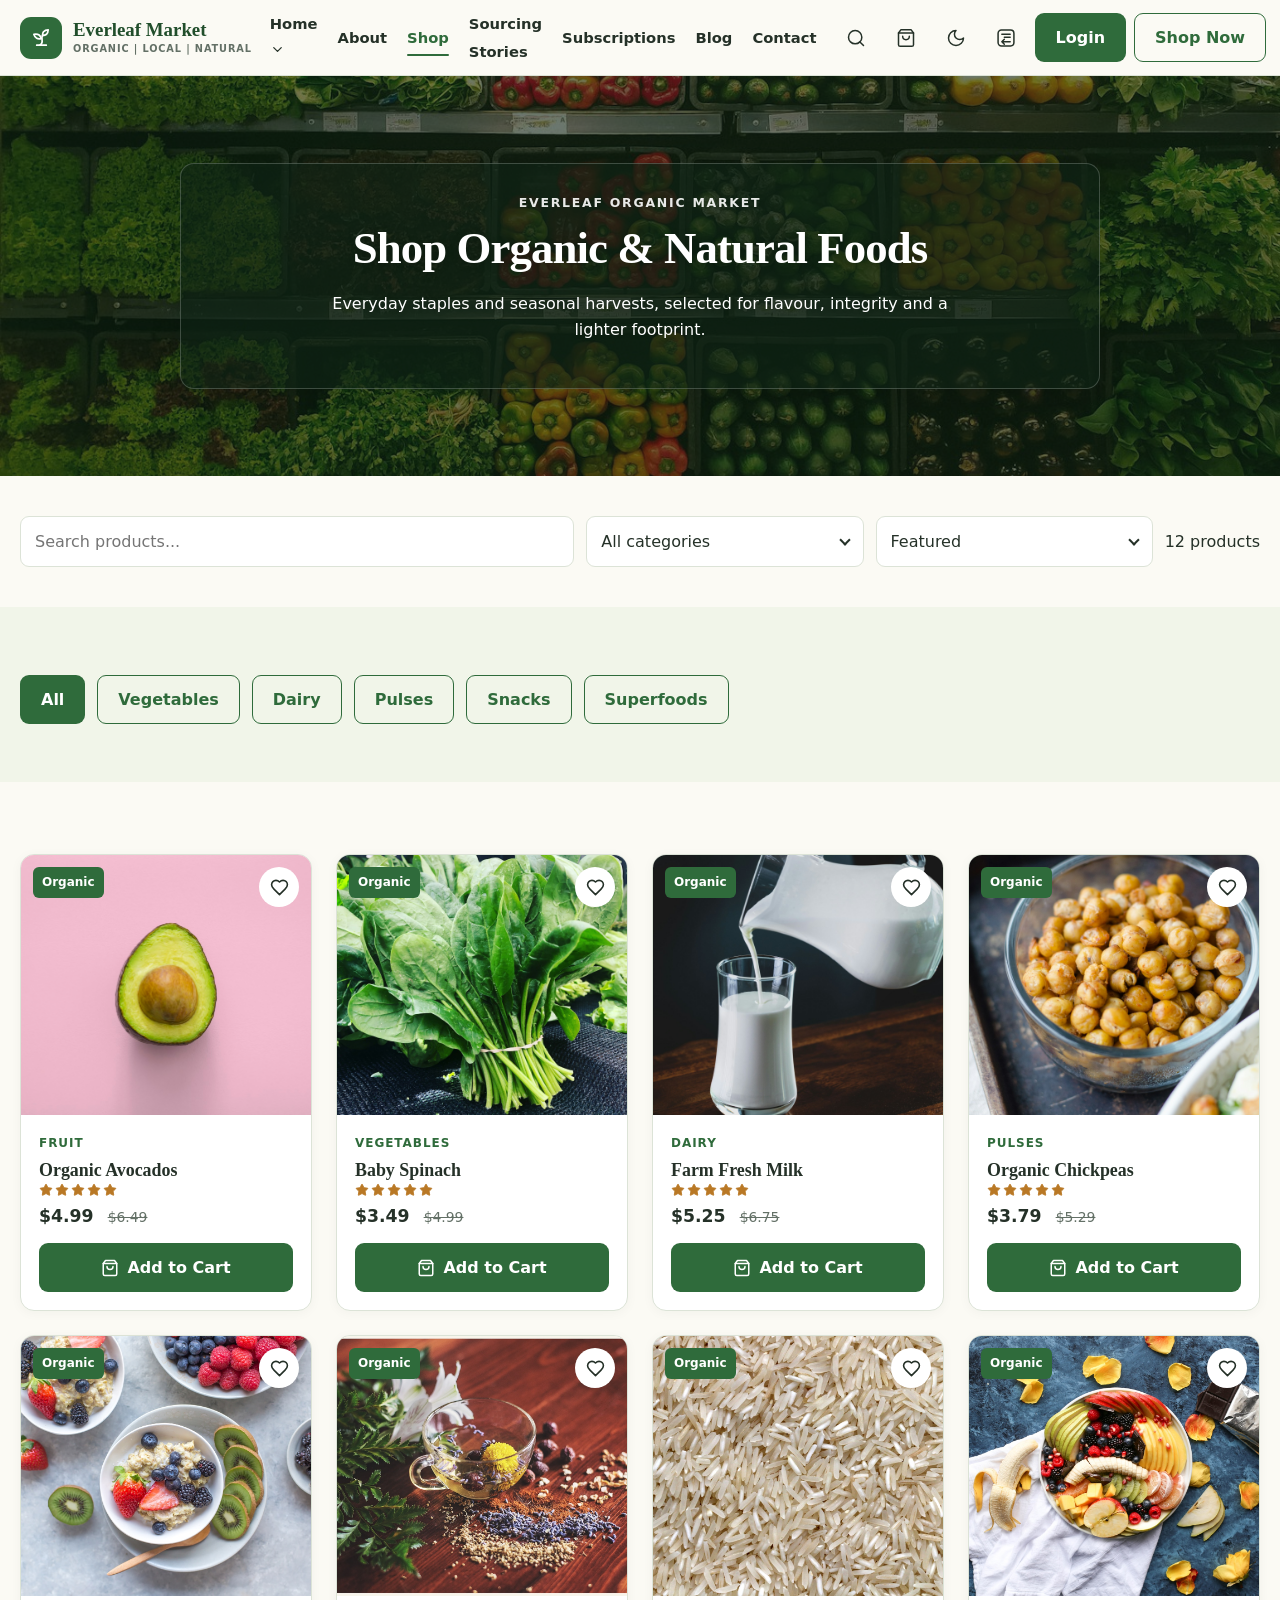
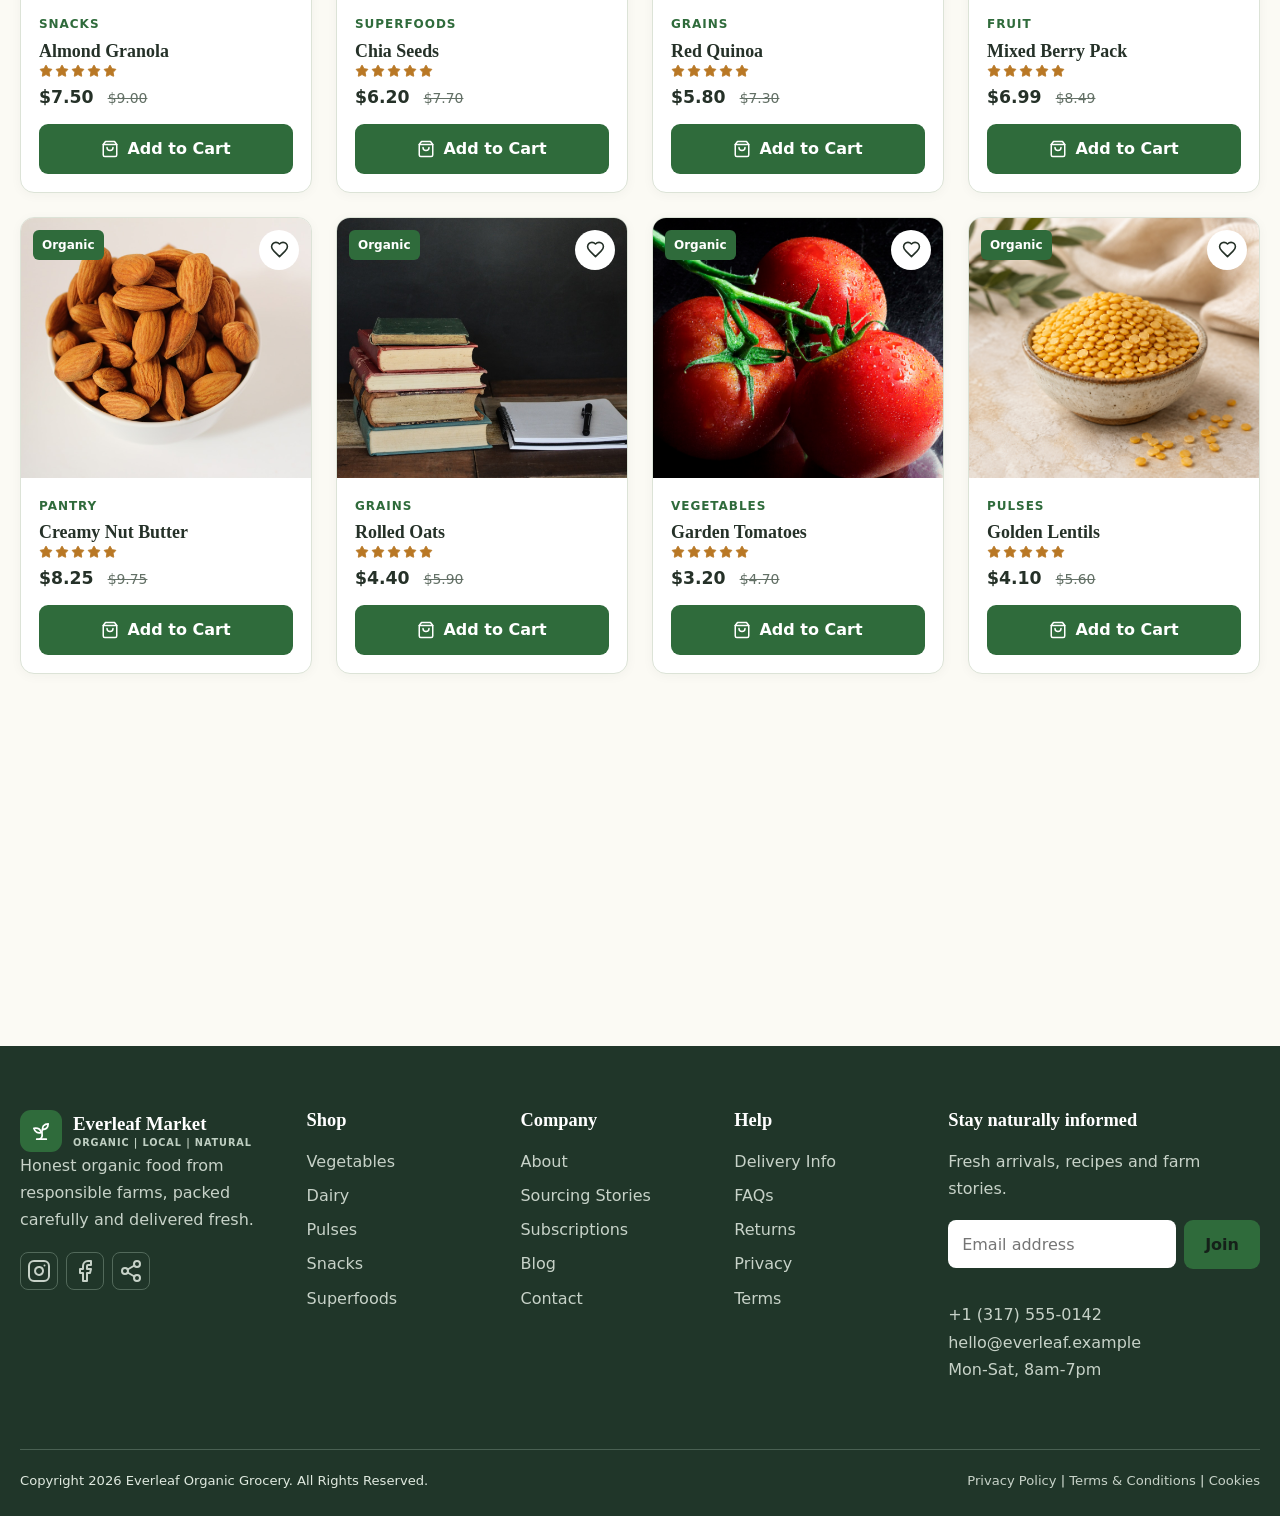
<file: pages/shop.html>
<!doctype html>
<html lang="en">
    <head>
        <meta charset="utf-8" />
        <meta name="viewport" content="width=device-width,initial-scale=1" />
        <script>
            try {
                document.documentElement.dataset.theme =
                    localStorage.getItem("theme") ||
                    (matchMedia("(prefers-color-scheme:dark)").matches ? "dark" : "light");
                document.documentElement.dir = localStorage.getItem("layoutDirection") || "ltr";
            } catch (e) {}
        </script>
        <title>Shop Organic Food | Everleaf Market</title>
        <link rel="icon" href="../favicon.ico" sizes="16x16 32x32 48x48" />
        <link rel="icon" type="image/svg+xml" href="../assets/images/favicon.svg" sizes="any" />
        <meta
            name="description"
            content="Browse organic vegetables, dairy, grains, snacks and superfoods with simple filters, transparent product details and fresh local delivery."
        />
        <link rel="canonical" href="https://example.com/shop.html" />
        <meta property="og:title" content="Shop Organic Food | Everleaf Market" />
        <meta
            property="og:description"
            content="Browse organic vegetables, dairy, grains, snacks and superfoods with simple filters, transparent product details and fresh local delivery."
        />
        <meta property="og:image" content="https://example.com/assets/images/hero-organic.png" />
        <meta name="twitter:card" content="summary_large_image" />
        <link rel="stylesheet" href="../assets/css/style.css" />
        <link rel="stylesheet" href="../assets/css/dark-mode.css" />
        <link rel="stylesheet" href="../assets/css/rtl.css" />
    </head>
    <body>
        <!-- Header Start -->
        <a class="skip-link" href="#main">Skip to content</a>
        <header class="site-header">
            <div class="container nav-wrap">
                <a class="logo" href="index.html" aria-label="Everleaf Market home">
                    <span class="logo-mark"><i data-lucide="sprout"></i></span>
                    <span class="logo-copy">
                        <span class="logo-name">Everleaf Market</span>
                        <span class="logo-tagline">Organic | Local | Natural</span>
                    </span>
                </a>
                <button
                    class="icon-btn menu-toggle"
                    aria-expanded="false"
                    aria-controls="main-navigation"
                    aria-label="Open menu"
                >
                    <i data-lucide="menu"></i>
                </button>
                <nav class="main-nav" id="main-navigation" aria-label="Primary">
                    <ul class="nav-list">
                        <li class="nav-item has-dropdown">
                            <a
                                class="nav-link dropdown-toggle"
                                href="index.html"
                                aria-expanded="false"
                            >
                                Home
                                <i data-lucide="chevron-down"></i>
                            </a>
                            <ul class="dropdown">
                                <li><a href="index.html">Home Page 1</a></li>
                                <li><a href="home-2.html">Home Page 2</a></li>
                            </ul>
                        </li>
                        <li><a class="nav-link" href="about.html">About</a></li>
                        <li><a class="nav-link active" href="shop.html">Shop</a></li>
                        <li><a class="nav-link" href="sourcing.html">Sourcing Stories</a></li>
                        <li><a class="nav-link" href="subscriptions.html">Subscriptions</a></li>
                        <li><a class="nav-link" href="blog.html">Blog</a></li>
                        <li><a class="nav-link" href="contact.html">Contact</a></li>
                        <li class="mobile-extra">
                            <a class="btn btn-primary" href="login.html">Login</a>
                        </li>
                        <li class="mobile-extra">
                            <button
                                class="nav-link direction-toggle mobile-direction"
                                type="button"
                            >
                                Switch direction
                            </button>
                        </li>
                        <li class="mobile-extra">
                            <a class="btn btn-outline" href="shop.html">Shop Now</a>
                        </li>
                    </ul>
                </nav>
                <div class="nav-actions">
                    <button class="icon-btn search-toggle" aria-label="Search" title="Search">
                        <i data-lucide="search"></i>
                    </button>
                    <a
                        class="icon-btn"
                        href="shop.html"
                        aria-label="Shopping cart"
                        title="Shopping cart"
                    >
                        <i data-lucide="shopping-bag"></i>
                        <span class="cart-count">0</span>
                    </a>
                    <button class="icon-btn theme-toggle" type="button"></button>
                    <button class="icon-btn direction-toggle" type="button"></button>
                    <a class="btn btn-primary desktop-login" href="login.html">Login</a>
                    <a class="btn btn-outline" href="shop.html">Shop Now</a>
                </div>
            </div>
        </header>
        <!-- Header End -->
        <main id="main">
            <!-- =========================
                 Page Hero Start
            ========================= -->
            <section class="page-hero shop-hero">
                <div class="container">
                    <span class="eyebrow">Everleaf Organic Market</span>
                    <h1>Shop Organic & Natural Foods</h1>
                    <p>
                        Everyday staples and seasonal harvests, selected for flavour, integrity and
                        a lighter footprint.
                    </p>
                </div>
            </section>
            <!-- =========================
                 Page Hero End
            ========================= -->
            <!-- =========================
                 Section Sm Start
            ========================= -->
            <section class="section-sm">
                <div class="container toolbar">
                    <input
                        class="control"
                        type="search"
                        placeholder="Search products..."
                        aria-label="Search products"
                    />
                    <select class="control product-filter" aria-label="Filter category">
                        <option value="all">All categories</option>
                        <option>Vegetables</option>
                        <option>Dairy</option>
                        <option>Pulses</option>
                        <option>Snacks</option>
                        <option>Superfoods</option>
                    </select>
                    <select class="control" aria-label="Sort products">
                        <option>Featured</option>
                        <option>Price: low to high</option>
                        <option>Newest</option>
                    </select>
                    <span class="product-count" aria-live="polite">12 products</span>
                </div>
            </section>
            <!-- =========================
                 Section Sm End
            ========================= -->
            <!-- =========================
                 Section Sm Start
            ========================= -->
            <section class="section-sm alt">
                <div class="container">
                    <div class="actions" aria-label="Category shortcuts">
                        <a class="btn btn-outline" href="#products" data-product-category="all">All</a>
                        <a class="btn btn-outline" href="#products" data-product-category="Vegetables">Vegetables</a>
                        <a class="btn btn-outline" href="#products" data-product-category="Dairy">Dairy</a>
                        <a class="btn btn-outline" href="#products" data-product-category="Pulses">Pulses</a>
                        <a class="btn btn-outline" href="#products" data-product-category="Snacks">Snacks</a>
                        <a class="btn btn-outline" href="#products" data-product-category="Superfoods">Superfoods</a>
                    </div>
                </div>
            </section>
            <!-- =========================
                 Section Sm End
            ========================= -->
            <!-- =========================
                 Products Start
            ========================= -->
            <section class="section" id="products">
                <div class="container">
                    <div class="grid grid-4 product-grid">
                        <article class="card product-card" data-category="Fruit">
                            <div class="product-image">
                                <img
                                    class=""
                                    src="../assets/images/library/photo-1523049673857-eb18f1d7b578.jpg"
                                    alt="Organic Avocados"
                                    width="900"
                                    height="675"
                                    loading="lazy"
                                />
                                <span class="badge">Organic</span>
                                <button class="wish" aria-label="Add Organic Avocados to wishlist">
                                    <i data-lucide="heart"></i>
                                </button>
                            </div>
                            <div class="card-body">
                                <span class="category">Fruit</span>
                                <h3>Organic Avocados</h3>
                                <span class="stars" aria-label="4.8 out of 5 stars">
                                    <i data-lucide="star"></i>
                                    <i data-lucide="star"></i>
                                    <i data-lucide="star"></i>
                                    <i data-lucide="star"></i>
                                    <i data-lucide="star"></i>
                                </span>
                                <div class="price">
                                    $4.99
                                    <del>$6.49</del>
                                </div>
                                <button
                                    class="btn btn-primary add-cart"
                                    data-product="Organic Avocados"
                                >
                                    Add to Cart
                                </button>
                            </div>
                        </article>
                        <article class="card product-card" data-category="Vegetables">
                            <div class="product-image">
                                <img
                                    class=""
                                    src="../assets/images/library/photo-1576045057995-568f588f82fb.jpg"
                                    alt="Baby Spinach"
                                    width="900"
                                    height="675"
                                    loading="lazy"
                                />
                                <span class="badge">Organic</span>
                                <button class="wish" aria-label="Add Baby Spinach to wishlist">
                                    <i data-lucide="heart"></i>
                                </button>
                            </div>
                            <div class="card-body">
                                <span class="category">Vegetables</span>
                                <h3>Baby Spinach</h3>
                                <span class="stars" aria-label="4.8 out of 5 stars">
                                    <i data-lucide="star"></i>
                                    <i data-lucide="star"></i>
                                    <i data-lucide="star"></i>
                                    <i data-lucide="star"></i>
                                    <i data-lucide="star"></i>
                                </span>
                                <div class="price">
                                    $3.49
                                    <del>$4.99</del>
                                </div>
                                <button
                                    class="btn btn-primary add-cart"
                                    data-product="Baby Spinach"
                                >
                                    Add to Cart
                                </button>
                            </div>
                        </article>
                        <article class="card product-card" data-category="Dairy">
                            <div class="product-image">
                                <img
                                    class=""
                                    src="../assets/images/library/photo-1550583724-b2692b85b150.jpg"
                                    alt="Farm Fresh Milk"
                                    width="900"
                                    height="675"
                                    loading="lazy"
                                />
                                <span class="badge">Organic</span>
                                <button class="wish" aria-label="Add Farm Fresh Milk to wishlist">
                                    <i data-lucide="heart"></i>
                                </button>
                            </div>
                            <div class="card-body">
                                <span class="category">Dairy</span>
                                <h3>Farm Fresh Milk</h3>
                                <span class="stars" aria-label="4.8 out of 5 stars">
                                    <i data-lucide="star"></i>
                                    <i data-lucide="star"></i>
                                    <i data-lucide="star"></i>
                                    <i data-lucide="star"></i>
                                    <i data-lucide="star"></i>
                                </span>
                                <div class="price">
                                    $5.25
                                    <del>$6.75</del>
                                </div>
                                <button
                                    class="btn btn-primary add-cart"
                                    data-product="Farm Fresh Milk"
                                >
                                    Add to Cart
                                </button>
                            </div>
                        </article>
                        <article class="card product-card" data-category="Pulses">
                            <div class="product-image">
                                <img
                                    class=""
                                    src="../assets/images/library/photo-1515543904379-3d757afe72e4.jpg"
                                    alt="Organic Chickpeas"
                                    width="900"
                                    height="675"
                                    loading="lazy"
                                />
                                <span class="badge">Organic</span>
                                <button class="wish" aria-label="Add Organic Chickpeas to wishlist">
                                    <i data-lucide="heart"></i>
                                </button>
                            </div>
                            <div class="card-body">
                                <span class="category">Pulses</span>
                                <h3>Organic Chickpeas</h3>
                                <span class="stars" aria-label="4.8 out of 5 stars">
                                    <i data-lucide="star"></i>
                                    <i data-lucide="star"></i>
                                    <i data-lucide="star"></i>
                                    <i data-lucide="star"></i>
                                    <i data-lucide="star"></i>
                                </span>
                                <div class="price">
                                    $3.79
                                    <del>$5.29</del>
                                </div>
                                <button
                                    class="btn btn-primary add-cart"
                                    data-product="Organic Chickpeas"
                                >
                                    Add to Cart
                                </button>
                            </div>
                        </article>
                        <article class="card product-card" data-category="Snacks">
                            <div class="product-image">
                                <img
                                    class=""
                                    src="../assets/images/library/photo-1517673400267-0251440c45dc.jpg"
                                    alt="Almond Granola"
                                    width="900"
                                    height="675"
                                    loading="lazy"
                                />
                                <span class="badge">Organic</span>
                                <button class="wish" aria-label="Add Almond Granola to wishlist">
                                    <i data-lucide="heart"></i>
                                </button>
                            </div>
                            <div class="card-body">
                                <span class="category">Snacks</span>
                                <h3>Almond Granola</h3>
                                <span class="stars" aria-label="4.8 out of 5 stars">
                                    <i data-lucide="star"></i>
                                    <i data-lucide="star"></i>
                                    <i data-lucide="star"></i>
                                    <i data-lucide="star"></i>
                                    <i data-lucide="star"></i>
                                </span>
                                <div class="price">
                                    $7.50
                                    <del>$9.00</del>
                                </div>
                                <button
                                    class="btn btn-primary add-cart"
                                    data-product="Almond Granola"
                                >
                                    Add to Cart
                                </button>
                            </div>
                        </article>
                        <article class="card product-card" data-category="Superfoods">
                            <div class="product-image">
                                <img
                                    class=""
                                    src="../assets/images/library/photo-1514733670139-4d87a1941d55.jpg"
                                    alt="Chia Seeds"
                                    width="900"
                                    height="675"
                                    loading="lazy"
                                />
                                <span class="badge">Organic</span>
                                <button class="wish" aria-label="Add Chia Seeds to wishlist">
                                    <i data-lucide="heart"></i>
                                </button>
                            </div>
                            <div class="card-body">
                                <span class="category">Superfoods</span>
                                <h3>Chia Seeds</h3>
                                <span class="stars" aria-label="4.8 out of 5 stars">
                                    <i data-lucide="star"></i>
                                    <i data-lucide="star"></i>
                                    <i data-lucide="star"></i>
                                    <i data-lucide="star"></i>
                                    <i data-lucide="star"></i>
                                </span>
                                <div class="price">
                                    $6.20
                                    <del>$7.70</del>
                                </div>
                                <button class="btn btn-primary add-cart" data-product="Chia Seeds">
                                    Add to Cart
                                </button>
                            </div>
                        </article>
                        <article class="card product-card" data-category="Grains">
                            <div class="product-image">
                                <img
                                    class=""
                                    src="../assets/images/library/photo-1586201375761-83865001e31c.jpg"
                                    alt="Red Quinoa"
                                    width="900"
                                    height="675"
                                    loading="lazy"
                                />
                                <span class="badge">Organic</span>
                                <button class="wish" aria-label="Add Red Quinoa to wishlist">
                                    <i data-lucide="heart"></i>
                                </button>
                            </div>
                            <div class="card-body">
                                <span class="category">Grains</span>
                                <h3>Red Quinoa</h3>
                                <span class="stars" aria-label="4.8 out of 5 stars">
                                    <i data-lucide="star"></i>
                                    <i data-lucide="star"></i>
                                    <i data-lucide="star"></i>
                                    <i data-lucide="star"></i>
                                    <i data-lucide="star"></i>
                                </span>
                                <div class="price">
                                    $5.80
                                    <del>$7.30</del>
                                </div>
                                <button class="btn btn-primary add-cart" data-product="Red Quinoa">
                                    Add to Cart
                                </button>
                            </div>
                        </article>
                        <article class="card product-card" data-category="Fruit">
                            <div class="product-image">
                                <img
                                    class=""
                                    src="../assets/images/library/photo-1490474418585-ba9bad8fd0ea.jpg"
                                    alt="Mixed Berry Pack"
                                    width="900"
                                    height="675"
                                    loading="lazy"
                                />
                                <span class="badge">Organic</span>
                                <button class="wish" aria-label="Add Mixed Berry Pack to wishlist">
                                    <i data-lucide="heart"></i>
                                </button>
                            </div>
                            <div class="card-body">
                                <span class="category">Fruit</span>
                                <h3>Mixed Berry Pack</h3>
                                <span class="stars" aria-label="4.8 out of 5 stars">
                                    <i data-lucide="star"></i>
                                    <i data-lucide="star"></i>
                                    <i data-lucide="star"></i>
                                    <i data-lucide="star"></i>
                                    <i data-lucide="star"></i>
                                </span>
                                <div class="price">
                                    $6.99
                                    <del>$8.49</del>
                                </div>
                                <button
                                    class="btn btn-primary add-cart"
                                    data-product="Mixed Berry Pack"
                                >
                                    Add to Cart
                                </button>
                            </div>
                        </article>
                        <article class="card product-card" data-category="Pantry">
                            <div class="product-image">
                                <img
                                    class=""
                                    src="../assets/images/library/photo-1608797178974-15b35a64ede9.jpg"
                                    alt="Creamy Nut Butter"
                                    width="900"
                                    height="675"
                                    loading="lazy"
                                />
                                <span class="badge">Organic</span>
                                <button class="wish" aria-label="Add Creamy Nut Butter to wishlist">
                                    <i data-lucide="heart"></i>
                                </button>
                            </div>
                            <div class="card-body">
                                <span class="category">Pantry</span>
                                <h3>Creamy Nut Butter</h3>
                                <span class="stars" aria-label="4.8 out of 5 stars">
                                    <i data-lucide="star"></i>
                                    <i data-lucide="star"></i>
                                    <i data-lucide="star"></i>
                                    <i data-lucide="star"></i>
                                    <i data-lucide="star"></i>
                                </span>
                                <div class="price">
                                    $8.25
                                    <del>$9.75</del>
                                </div>
                                <button
                                    class="btn btn-primary add-cart"
                                    data-product="Creamy Nut Butter"
                                >
                                    Add to Cart
                                </button>
                            </div>
                        </article>
                        <article class="card product-card" data-category="Grains">
                            <div class="product-image">
                                <img
                                    class=""
                                    src="../assets/images/library/photo-1517673132405-a56a62b18caf.jpg"
                                    alt="Rolled Oats"
                                    width="900"
                                    height="675"
                                    loading="lazy"
                                />
                                <span class="badge">Organic</span>
                                <button class="wish" aria-label="Add Rolled Oats to wishlist">
                                    <i data-lucide="heart"></i>
                                </button>
                            </div>
                            <div class="card-body">
                                <span class="category">Grains</span>
                                <h3>Rolled Oats</h3>
                                <span class="stars" aria-label="4.8 out of 5 stars">
                                    <i data-lucide="star"></i>
                                    <i data-lucide="star"></i>
                                    <i data-lucide="star"></i>
                                    <i data-lucide="star"></i>
                                    <i data-lucide="star"></i>
                                </span>
                                <div class="price">
                                    $4.40
                                    <del>$5.90</del>
                                </div>
                                <button class="btn btn-primary add-cart" data-product="Rolled Oats">
                                    Add to Cart
                                </button>
                            </div>
                        </article>
                        <article class="card product-card" data-category="Vegetables">
                            <div class="product-image">
                                <img
                                    class=""
                                    src="../assets/images/library/photo-1592924357228-91a4daadcfea.jpg"
                                    alt="Garden Tomatoes"
                                    width="900"
                                    height="675"
                                    loading="lazy"
                                />
                                <span class="badge">Organic</span>
                                <button class="wish" aria-label="Add Garden Tomatoes to wishlist">
                                    <i data-lucide="heart"></i>
                                </button>
                            </div>
                            <div class="card-body">
                                <span class="category">Vegetables</span>
                                <h3>Garden Tomatoes</h3>
                                <span class="stars" aria-label="4.8 out of 5 stars">
                                    <i data-lucide="star"></i>
                                    <i data-lucide="star"></i>
                                    <i data-lucide="star"></i>
                                    <i data-lucide="star"></i>
                                    <i data-lucide="star"></i>
                                </span>
                                <div class="price">
                                    $3.20
                                    <del>$4.70</del>
                                </div>
                                <button
                                    class="btn btn-primary add-cart"
                                    data-product="Garden Tomatoes"
                                >
                                    Add to Cart
                                </button>
                            </div>
                        </article>
                        <article class="card product-card" data-category="Pulses">
                            <div class="product-image">
                                <img
                                    class=""
                                    src="../assets/images/products/golden-lentils.png"
                                    alt="Golden Lentils"
                                    width="900"
                                    height="675"
                                    loading="lazy"
                                />
                                <span class="badge">Organic</span>
                                <button class="wish" aria-label="Add Golden Lentils to wishlist">
                                    <i data-lucide="heart"></i>
                                </button>
                            </div>
                            <div class="card-body">
                                <span class="category">Pulses</span>
                                <h3>Golden Lentils</h3>
                                <span class="stars" aria-label="4.8 out of 5 stars">
                                    <i data-lucide="star"></i>
                                    <i data-lucide="star"></i>
                                    <i data-lucide="star"></i>
                                    <i data-lucide="star"></i>
                                    <i data-lucide="star"></i>
                                </span>
                                <div class="price">
                                    $4.10
                                    <del>$5.60</del>
                                </div>
                                <button
                                    class="btn btn-primary add-cart"
                                    data-product="Golden Lentils"
                                >
                                    Add to Cart
                                </button>
                            </div>
                        </article>
                    </div>
                </div>
            </section>
            <!-- =========================
                 Products End
            ========================= -->
            <!-- =========================
                 Section Sm Start
            ========================= -->
            <section class="section-sm">
                <nav class="pagination" aria-label="Product pages">
                    <a href="coming-soon.html" aria-label="Previous page">
                        <i data-lucide="chevron-left"></i>
                    </a>
                    <a class="active" href="coming-soon.html" aria-current="page">1</a>
                    <a href="coming-soon.html">2</a>
                    <a href="coming-soon.html">3</a>
                    <a href="coming-soon.html" aria-label="Next page">
                        <i data-lucide="chevron-right"></i>
                    </a>
                </nav>
            </section>
            <!-- =========================
                 Section Sm End
            ========================= -->
            <!-- =========================
                 Section Sm Start
            ========================= -->
            <section class="section-sm alt">
                <div class="container">
                    <div class="trust-row">
                        <div class="card trust-item">
                            <span class="icon-box" aria-hidden="true">
                                <i data-lucide="truck"></i>
                            </span>
                            <div>
                                <strong>Fresh Delivery</strong>
                                <div class="muted">Care you can count on</div>
                            </div>
                        </div>
                        <div class="card trust-item">
                            <span class="icon-box" aria-hidden="true">
                                <i data-lucide="package-check"></i>
                            </span>
                            <div>
                                <strong>Secure Packaging</strong>
                                <div class="muted">Care you can count on</div>
                            </div>
                        </div>
                        <div class="card trust-item">
                            <span class="icon-box" aria-hidden="true">
                                <i data-lucide="shield-check"></i>
                            </span>
                            <div>
                                <strong>Organic Quality</strong>
                                <div class="muted">Care you can count on</div>
                            </div>
                        </div>
                        <div class="card trust-item">
                            <span class="icon-box" aria-hidden="true">
                                <i data-lucide="headphones"></i>
                            </span>
                            <div>
                                <strong>Easy Support</strong>
                                <div class="muted">Care you can count on</div>
                            </div>
                        </div>
                    </div>
                </div>
            </section>
            <!-- =========================
                 Section Sm End
            ========================= -->
        </main>
        <!-- Footer Start -->
        <footer class="site-footer">
            <div class="container">
                <div class="footer-grid">
                    <div>
                        <a class="logo" href="index.html" aria-label="Everleaf Market home">
                            <span class="logo-mark"><i data-lucide="sprout"></i></span>
                            <span class="logo-copy">
                                <span class="logo-name">Everleaf Market</span>
                                <span class="logo-tagline">Organic | Local | Natural</span>
                            </span>
                        </a>
                        <p>
                            Honest organic food from responsible farms, packed carefully and
                            delivered fresh.
                        </p>
                        <div class="socials">
                            <a href="coming-soon.html" aria-label="Instagram">
                                <i data-lucide="instagram"></i>
                            </a>
                            <a href="coming-soon.html" aria-label="Facebook">
                                <i data-lucide="facebook"></i>
                            </a>
                            <a href="coming-soon.html" aria-label="Pinterest">
                                <i data-lucide="share-2"></i>
                            </a>
                        </div>
                    </div>
                    <div>
                        <h4>Shop</h4>
                        <ul class="footer-links">
                            <li><a href="shop.html">Vegetables</a></li>
                            <li><a href="shop.html">Dairy</a></li>
                            <li><a href="shop.html">Pulses</a></li>
                            <li><a href="shop.html">Snacks</a></li>
                            <li><a href="shop.html">Superfoods</a></li>
                        </ul>
                    </div>
                    <div>
                        <h4>Company</h4>
                        <ul class="footer-links">
                            <li><a href="about.html">About</a></li>
                            <li><a href="sourcing.html">Sourcing Stories</a></li>
                            <li><a href="subscriptions.html">Subscriptions</a></li>
                            <li><a href="blog.html">Blog</a></li>
                            <li><a href="contact.html">Contact</a></li>
                        </ul>
                    </div>
                    <div>
                        <h4>Help</h4>
                        <ul class="footer-links">
                            <li><a href="contact.html">Delivery Info</a></li>
                            <li><a href="subscriptions.html#faq">FAQs</a></li>
                            <li><a href="contact.html">Returns</a></li>
                            <li><a href="coming-soon.html">Privacy</a></li>
                            <li><a href="coming-soon.html">Terms</a></li>
                        </ul>
                    </div>
                    <div>
                        <h4>Stay naturally informed</h4>
                        <p>Fresh arrivals, recipes and farm stories.</p>
                        <form class="inline-form" data-validate data-demo>
                            <label class="sr-only" for="footer-email">Email address</label>
                            <input
                                id="footer-email"
                                type="email"
                                placeholder="Email address"
                                required
                            />
                            <button class="btn btn-secondary">Join</button>
                        </form>
                        <p class="mt-4">
                            +1 (317) 555-0142
                            <br />
                            hello@everleaf.example
                            <br />
                            Mon-Sat, 8am-7pm
                        </p>
                    </div>
                </div>
                <div class="footer-bottom">
                    <span>Copyright 2026 Everleaf Organic Grocery. All Rights Reserved.</span>
                    <span>
                        <a href="coming-soon.html">Privacy Policy</a>
                        |
                        <a href="coming-soon.html">Terms & Conditions</a>
                        |
                        <a href="coming-soon.html">Cookies</a>
                    </span>
                </div>
            </div>
        </footer>
        <!-- Footer End -->
        <div class="search-panel" role="dialog" aria-modal="true" aria-label="Site search">
            <div class="search-box">
                <label class="sr-only" for="site-search">Search products</label>
                <input
                    class="control"
                    id="site-search"
                    type="search"
                    placeholder="Search fresh produce, pantry goods..."
                />
                <button class="btn btn-primary">Search</button>
                <button class="btn btn-outline search-close" aria-label="Close search">
                    Close
                </button>
            </div>
        </div>
        <div class="toast" role="status" aria-live="polite"></div>
        <script src="../assets/js/lucide.min.js" defer></script>
        <script src="../assets/js/main.js" defer></script>
    </body>
</html>
</file>
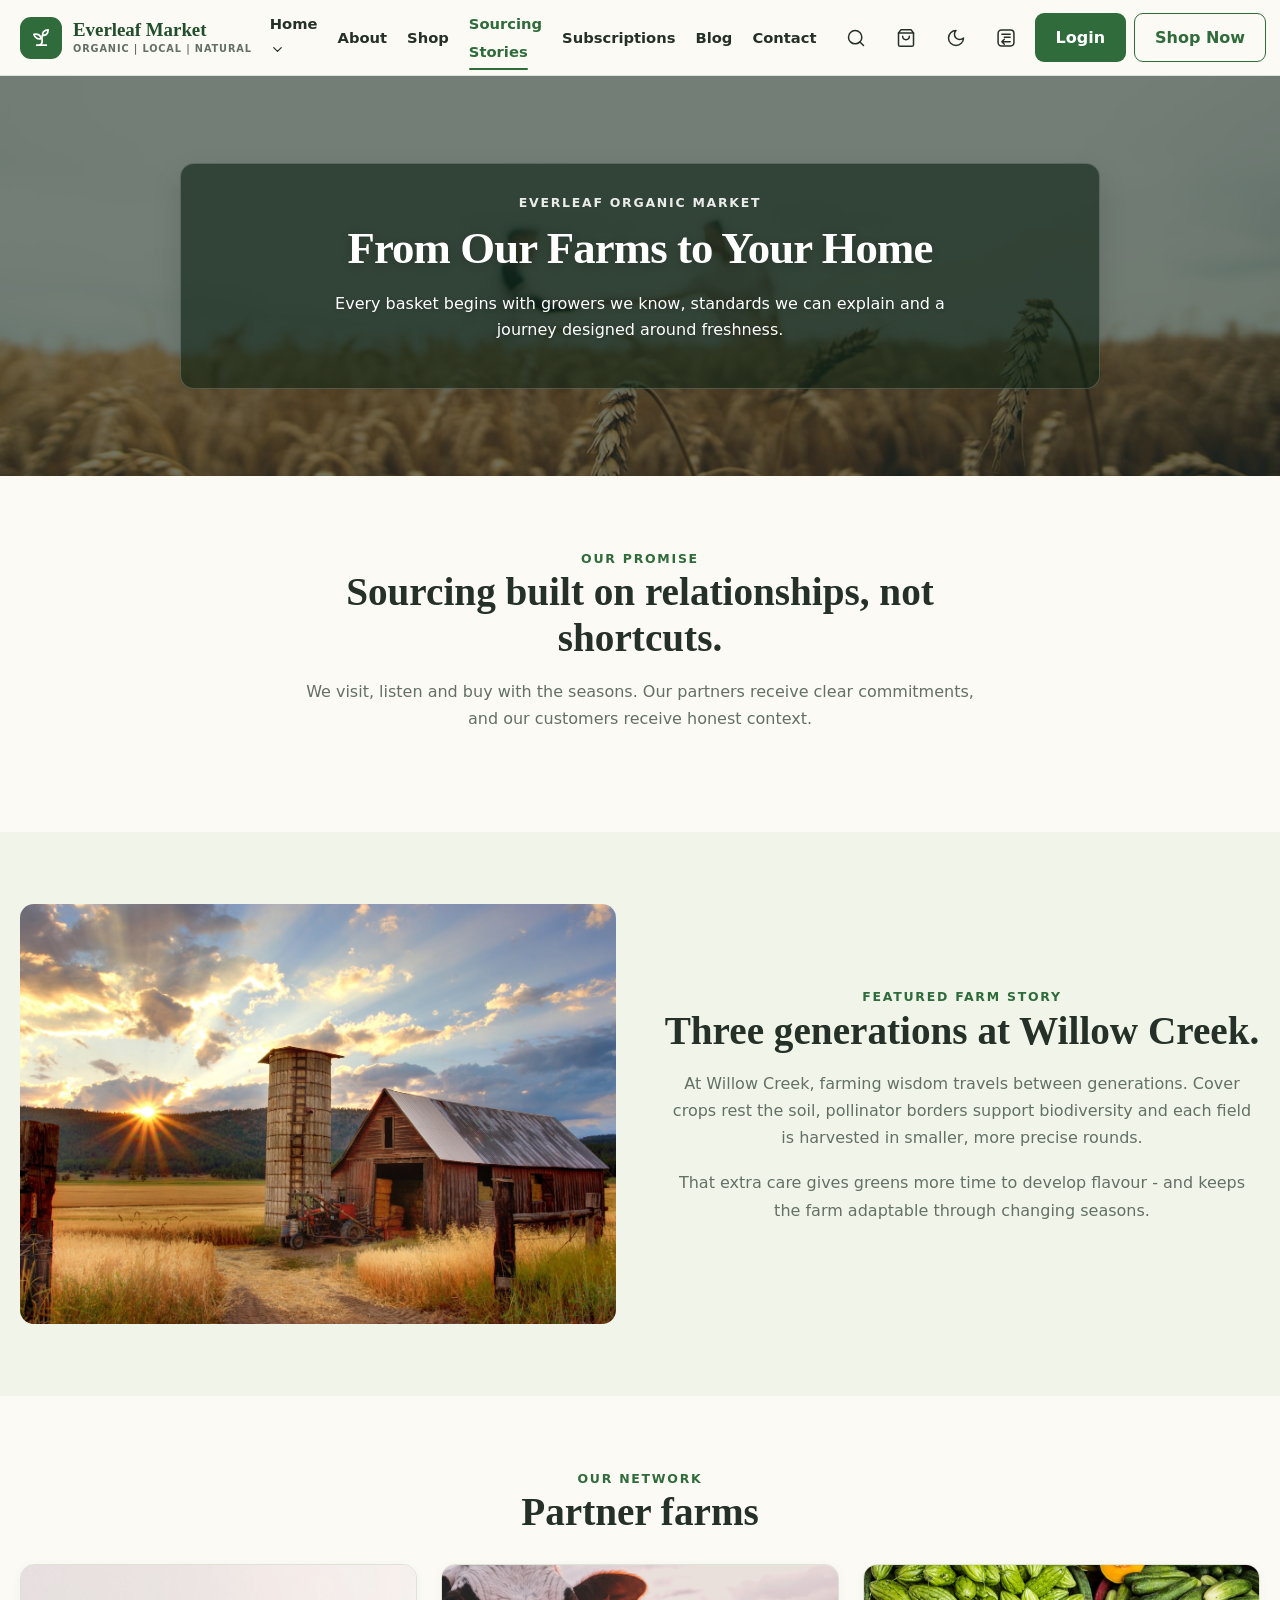
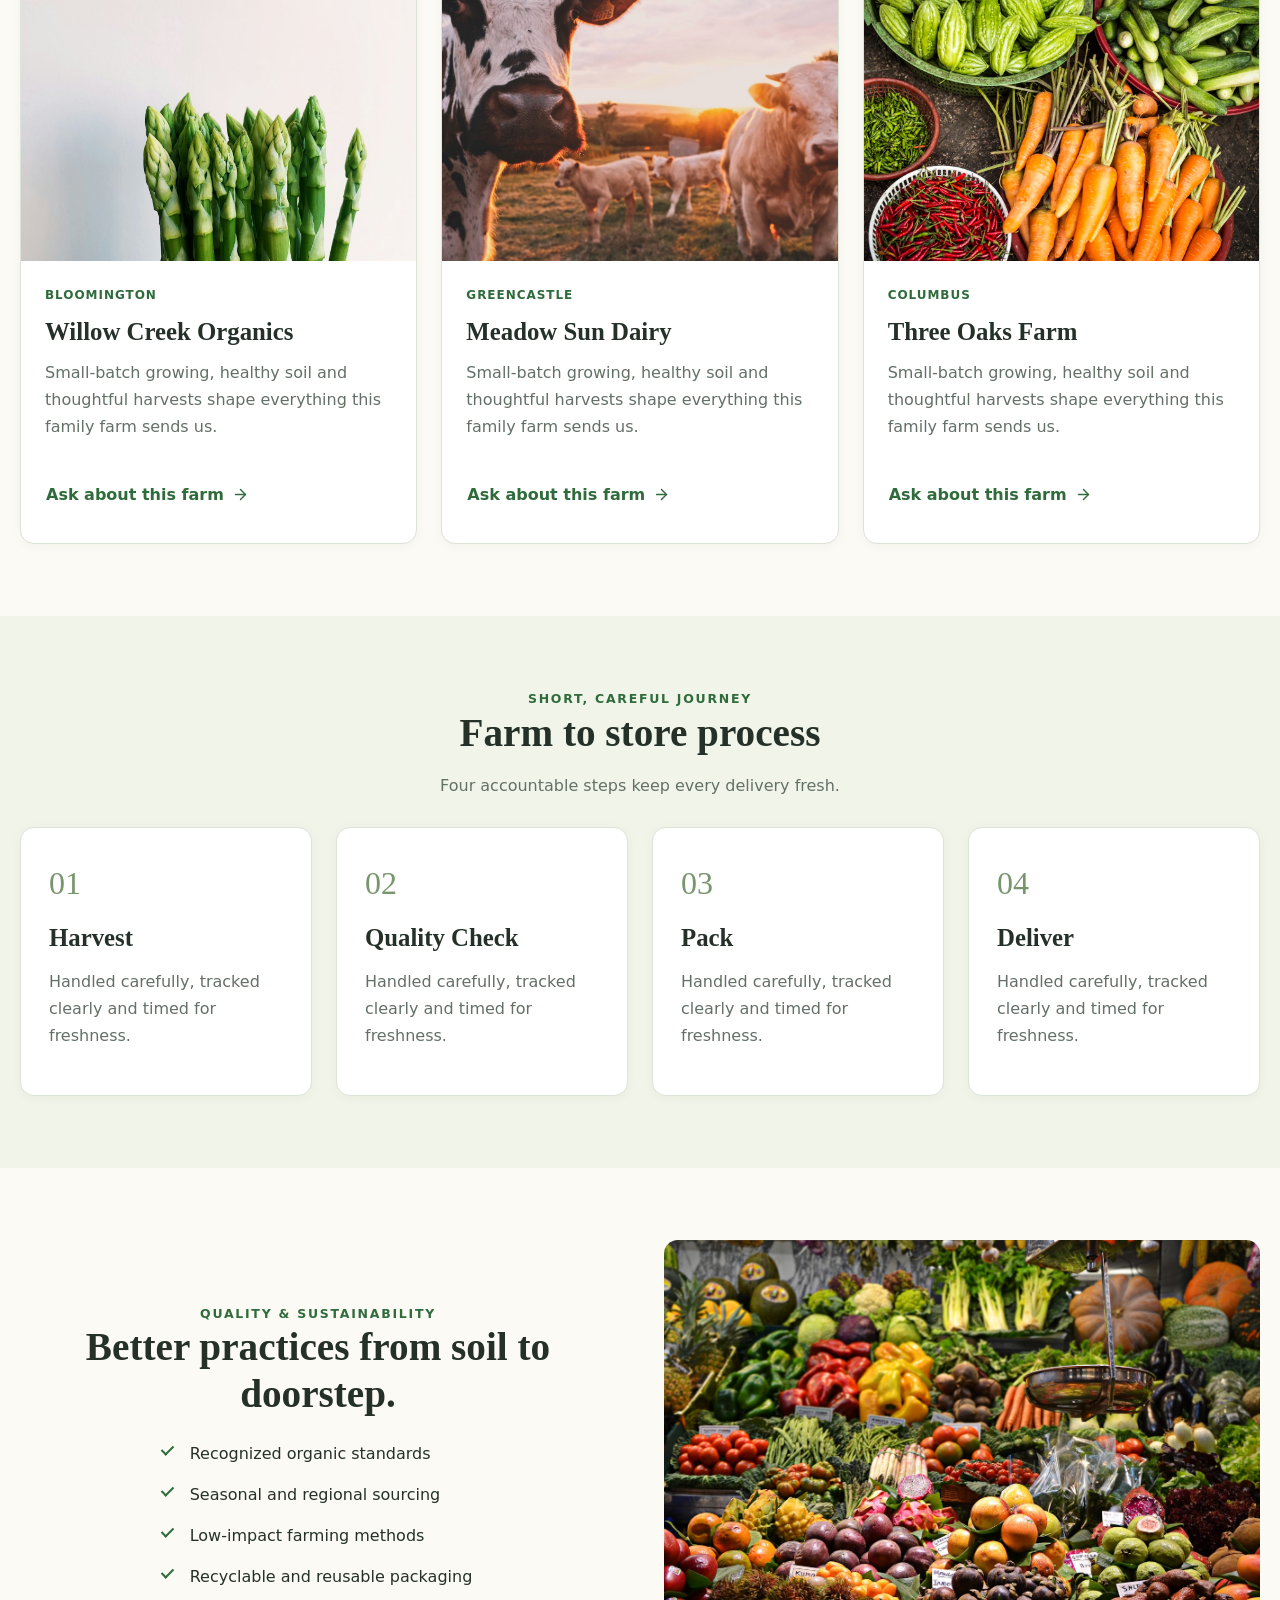
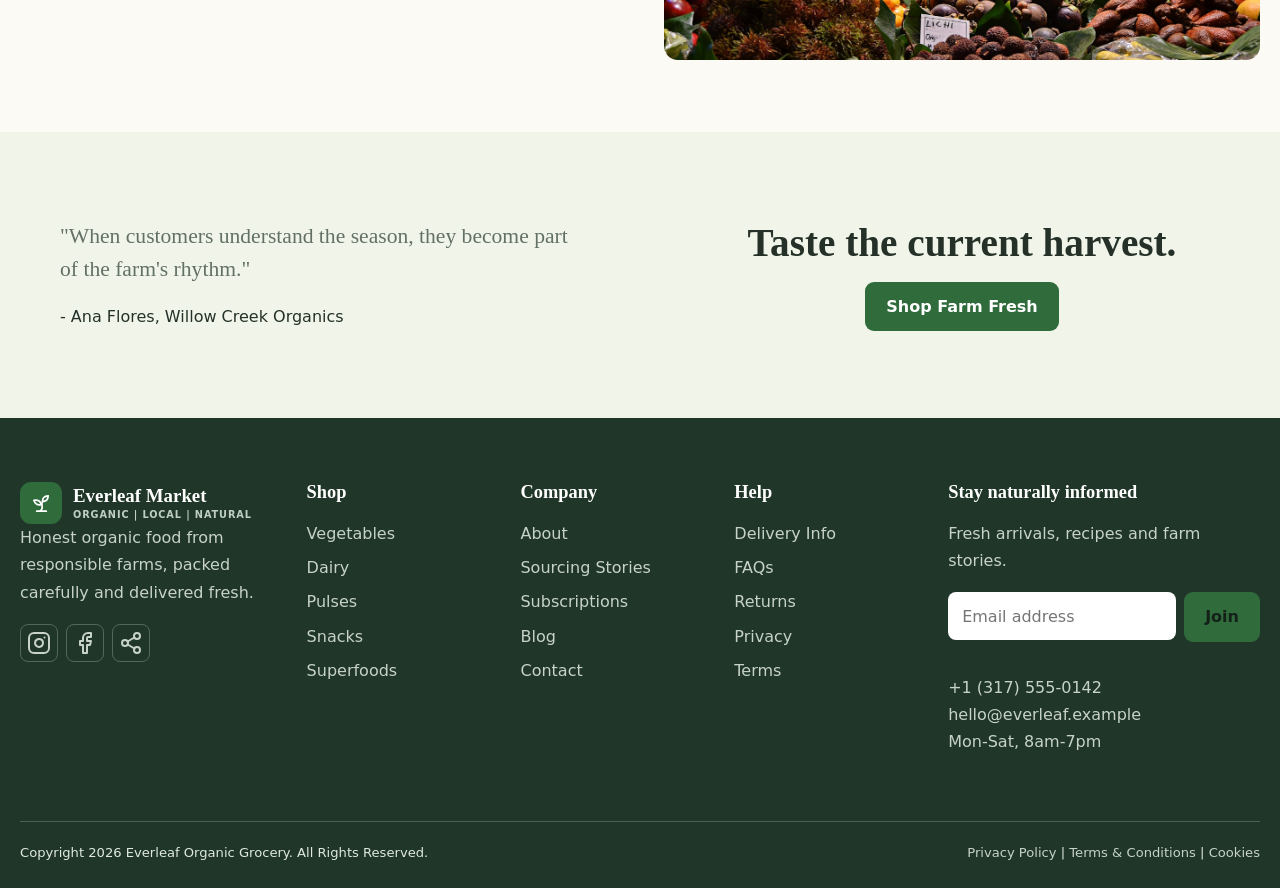
<file: pages/sourcing.html>
<!doctype html>
<html lang="en">
    <head>
        <meta charset="utf-8" />
        <meta name="viewport" content="width=device-width,initial-scale=1" />
        <script>
            try {
                document.documentElement.dataset.theme =
                    localStorage.getItem("theme") ||
                    (matchMedia("(prefers-color-scheme:dark)").matches ? "dark" : "light");
                document.documentElement.dir = localStorage.getItem("layoutDirection") || "ltr";
            } catch (e) {}
        </script>
        <title>Sourcing Stories | From Farms to Your Home</title>
        <link rel="icon" href="../favicon.ico" sizes="16x16 32x32 48x48" />
        <link rel="icon" type="image/svg+xml" href="../assets/images/favicon.svg" sizes="any" />
        <meta
            name="description"
            content="Meet Everleaf partner farms and follow the careful journey from harvest through quality checks, sustainable packing and fresh delivery."
        />
        <link rel="canonical" href="https://example.com/sourcing.html" />
        <meta property="og:title" content="Sourcing Stories | From Farms to Your Home" />
        <meta
            property="og:description"
            content="Meet Everleaf partner farms and follow the careful journey from harvest through quality checks, sustainable packing and fresh delivery."
        />
        <meta property="og:image" content="https://example.com/assets/images/hero-organic.png" />
        <meta name="twitter:card" content="summary_large_image" />
        <link rel="stylesheet" href="../assets/css/style.css" />
        <link rel="stylesheet" href="../assets/css/dark-mode.css" />
        <link rel="stylesheet" href="../assets/css/rtl.css" />
    </head>
    <body>
        <!-- Header Start -->
        <a class="skip-link" href="#main">Skip to content</a>
        <header class="site-header">
            <div class="container nav-wrap">
                <a class="logo" href="index.html" aria-label="Everleaf Market home">
                    <span class="logo-mark"><i data-lucide="sprout"></i></span>
                    <span class="logo-copy">
                        <span class="logo-name">Everleaf Market</span>
                        <span class="logo-tagline">Organic | Local | Natural</span>
                    </span>
                </a>
                <button
                    class="icon-btn menu-toggle"
                    aria-expanded="false"
                    aria-controls="main-navigation"
                    aria-label="Open menu"
                >
                    <i data-lucide="menu"></i>
                </button>
                <nav class="main-nav" id="main-navigation" aria-label="Primary">
                    <ul class="nav-list">
                        <li class="nav-item has-dropdown">
                            <a
                                class="nav-link dropdown-toggle"
                                href="index.html"
                                aria-expanded="false"
                            >
                                Home
                                <i data-lucide="chevron-down"></i>
                            </a>
                            <ul class="dropdown">
                                <li><a href="index.html">Home Page 1</a></li>
                                <li><a href="home-2.html">Home Page 2</a></li>
                            </ul>
                        </li>
                        <li><a class="nav-link" href="about.html">About</a></li>
                        <li><a class="nav-link" href="shop.html">Shop</a></li>
                        <li>
                            <a class="nav-link active" href="sourcing.html">Sourcing Stories</a>
                        </li>
                        <li><a class="nav-link" href="subscriptions.html">Subscriptions</a></li>
                        <li><a class="nav-link" href="blog.html">Blog</a></li>
                        <li><a class="nav-link" href="contact.html">Contact</a></li>
                        <li class="mobile-extra">
                            <a class="btn btn-primary" href="login.html">Login</a>
                        </li>
                        <li class="mobile-extra">
                            <button
                                class="nav-link direction-toggle mobile-direction"
                                type="button"
                            >
                                Switch direction
                            </button>
                        </li>
                        <li class="mobile-extra">
                            <a class="btn btn-outline" href="shop.html">Shop Now</a>
                        </li>
                    </ul>
                </nav>
                <div class="nav-actions">
                    <button class="icon-btn search-toggle" aria-label="Search" title="Search">
                        <i data-lucide="search"></i>
                    </button>
                    <a
                        class="icon-btn"
                        href="shop.html"
                        aria-label="Shopping cart"
                        title="Shopping cart"
                    >
                        <i data-lucide="shopping-bag"></i>
                        <span class="cart-count">0</span>
                    </a>
                    <button class="icon-btn theme-toggle" type="button"></button>
                    <button class="icon-btn direction-toggle" type="button"></button>
                    <a class="btn btn-primary desktop-login" href="login.html">Login</a>
                    <a class="btn btn-outline" href="shop.html">Shop Now</a>
                </div>
            </div>
        </header>
        <!-- Header End -->
        <main id="main">
            <!-- =========================
                 Page Hero Start
            ========================= -->
            <section class="page-hero sourcing-hero">
                <div class="container">
                    <span class="eyebrow">Everleaf Organic Market</span>
                    <h1>From Our Farms to Your Home</h1>
                    <p>
                        Every basket begins with growers we know, standards we can explain and a
                        journey designed around freshness.
                    </p>
                </div>
            </section>
            <!-- =========================
                 Page Hero End
            ========================= -->
            <!-- =========================
                 Section Start
            ========================= -->
            <section class="section">
                <div class="container">
                    <div class="section-head">
                        <span class="eyebrow">Our promise</span>
                        <h2>Sourcing built on relationships, not shortcuts.</h2>
                        <p>
                            We visit, listen and buy with the seasons. Our partners receive clear
                            commitments, and our customers receive honest context.
                        </p>
                    </div>
                </div>
            </section>
            <!-- =========================
                 Section End
            ========================= -->
            <!-- =========================
                 Section Start
            ========================= -->
            <section class="section alt">
                <div class="container split">
                    <img
                        class="media"
                        src="../assets/images/library/photo-1500076656116-558758c991c1.jpg"
                        alt="Farmer standing beside a productive organic field"
                        width="900"
                        height="675"
                        loading="lazy"
                    />
                    <div>
                        <span class="eyebrow">Featured farm story</span>
                        <h2 id="willow-creek-story">Three generations at Willow Creek.</h2>
                        <p>
                            At Willow Creek, farming wisdom travels between generations. Cover crops
                            rest the soil, pollinator borders support biodiversity and each field is
                            harvested in smaller, more precise rounds.
                        </p>
                        <p>
                            That extra care gives greens more time to develop flavour - and keeps
                            the farm adaptable through changing seasons.
                        </p>
                    </div>
                </div>
            </section>
            <!-- =========================
                 Section End
            ========================= -->
            <!-- =========================
                 Section Start
            ========================= -->
            <section class="section">
                <div class="container">
                    <div class="section-head">
                        <span class="eyebrow">Our network</span>
                        <h2>Partner farms</h2>
                    </div>
                    <div class="grid grid-3">
                        <article class="card farm-card">
                            <img
                                class=""
                                src="../assets/images/library/photo-1595855759920-86582396756a.jpg"
                                alt="Willow Creek Organics organic farm"
                                width="900"
                                height="675"
                                loading="lazy"
                            />
                            <div class="card-body">
                                <span class="category">Bloomington</span>
                                <h3>Willow Creek Organics</h3>
                                <p>
                                    Small-batch growing, healthy soil and thoughtful harvests shape
                                    everything this family farm sends us.
                                </p>
                                <a class="btn btn-link" href="contact.html?farm=Willow%20Creek%20Organics#contact-form">
                                    Ask about this farm
                                    <i data-lucide="arrow-right"></i>
                                </a>
                            </div>
                        </article>
                        <article class="card farm-card">
                            <img
                                class=""
                                src="../assets/images/library/photo-1500595046743-cd271d694d30.jpg"
                                alt="Meadow Sun Dairy organic farm"
                                width="900"
                                height="675"
                                loading="lazy"
                            />
                            <div class="card-body">
                                <span class="category">Greencastle</span>
                                <h3>Meadow Sun Dairy</h3>
                                <p>
                                    Small-batch growing, healthy soil and thoughtful harvests shape
                                    everything this family farm sends us.
                                </p>
                                <a class="btn btn-link" href="contact.html?farm=Meadow%20Sun%20Dairy#contact-form">
                                    Ask about this farm
                                    <i data-lucide="arrow-right"></i>
                                </a>
                            </div>
                        </article>
                        <article class="card farm-card">
                            <img
                                class=""
                                src="../assets/images/library/photo-1464226184884-fa280b87c399.jpg"
                                alt="Three Oaks Farm organic farm"
                                width="900"
                                height="675"
                                loading="lazy"
                            />
                            <div class="card-body">
                                <span class="category">Columbus</span>
                                <h3>Three Oaks Farm</h3>
                                <p>
                                    Small-batch growing, healthy soil and thoughtful harvests shape
                                    everything this family farm sends us.
                                </p>
                                <a class="btn btn-link" href="contact.html?farm=Three%20Oaks%20Farm#contact-form">
                                    Ask about this farm
                                    <i data-lucide="arrow-right"></i>
                                </a>
                            </div>
                        </article>
                    </div>
                </div>
            </section>
            <!-- =========================
                 Section End
            ========================= -->
            <!-- =========================
                 Section Start
            ========================= -->
            <section class="section alt">
                <div class="container">
                    <div class="section-head center">
                        <span class="eyebrow">Short, careful journey</span>
                        <h2>Farm to store process</h2>
                        <p>Four accountable steps keep every delivery fresh.</p>
                    </div>
                    <div class="grid grid-4 steps">
                        <article class="card step">
                            <h3>Harvest</h3>
                            <p>Handled carefully, tracked clearly and timed for freshness.</p>
                        </article>
                        <article class="card step">
                            <h3>Quality Check</h3>
                            <p>Handled carefully, tracked clearly and timed for freshness.</p>
                        </article>
                        <article class="card step">
                            <h3>Pack</h3>
                            <p>Handled carefully, tracked clearly and timed for freshness.</p>
                        </article>
                        <article class="card step">
                            <h3>Deliver</h3>
                            <p>Handled carefully, tracked clearly and timed for freshness.</p>
                        </article>
                    </div>
                </div>
            </section>
            <!-- =========================
                 Section End
            ========================= -->
            <!-- =========================
                 Section Start
            ========================= -->
            <section class="section">
                <div class="container split">
                    <div>
                        <span class="eyebrow">Quality & sustainability</span>
                        <h2>Better practices from soil to doorstep.</h2>
                        <ul class="feature-list">
                            <li>Recognized organic standards</li>
                            <li>Seasonal and regional sourcing</li>
                            <li>Low-impact farming methods</li>
                            <li>Recyclable and reusable packaging</li>
                        </ul>
                    </div>
                    <img
                        class="media"
                        src="../assets/images/library/photo-1488459716781-31db52582fe9.jpg"
                        alt="Freshly packed local organic vegetables"
                        width="900"
                        height="675"
                        loading="lazy"
                    />
                </div>
            </section>
            <!-- =========================
                 Section End
            ========================= -->
            <!-- =========================
                 Section Start
            ========================= -->
            <section class="section alt">
                <div class="container split">
                    <blockquote>
                        <p class="quote">
                            "When customers understand the season, they become part of the
                            farm's rhythm."
                        </p>
                        <footer> -  Ana Flores, Willow Creek Organics</footer>
                    </blockquote>
                    <div>
                        <h2>Taste the current harvest.</h2>
                        <a class="btn btn-primary" href="shop.html">Shop Farm Fresh</a>
                    </div>
                </div>
            </section>
            <!-- =========================
                 Section End
            ========================= -->
        </main>
        <!-- Footer Start -->
        <footer class="site-footer">
            <div class="container">
                <div class="footer-grid">
                    <div>
                        <a class="logo" href="index.html" aria-label="Everleaf Market home">
                            <span class="logo-mark"><i data-lucide="sprout"></i></span>
                            <span class="logo-copy">
                                <span class="logo-name">Everleaf Market</span>
                                <span class="logo-tagline">Organic | Local | Natural</span>
                            </span>
                        </a>
                        <p>
                            Honest organic food from responsible farms, packed carefully and
                            delivered fresh.
                        </p>
                        <div class="socials">
                            <a href="coming-soon.html" aria-label="Instagram">
                                <i data-lucide="instagram"></i>
                            </a>
                            <a href="coming-soon.html" aria-label="Facebook">
                                <i data-lucide="facebook"></i>
                            </a>
                            <a href="coming-soon.html" aria-label="Pinterest">
                                <i data-lucide="share-2"></i>
                            </a>
                        </div>
                    </div>
                    <div>
                        <h4>Shop</h4>
                        <ul class="footer-links">
                            <li><a href="shop.html">Vegetables</a></li>
                            <li><a href="shop.html">Dairy</a></li>
                            <li><a href="shop.html">Pulses</a></li>
                            <li><a href="shop.html">Snacks</a></li>
                            <li><a href="shop.html">Superfoods</a></li>
                        </ul>
                    </div>
                    <div>
                        <h4>Company</h4>
                        <ul class="footer-links">
                            <li><a href="about.html">About</a></li>
                            <li><a href="sourcing.html">Sourcing Stories</a></li>
                            <li><a href="subscriptions.html">Subscriptions</a></li>
                            <li><a href="blog.html">Blog</a></li>
                            <li><a href="contact.html">Contact</a></li>
                        </ul>
                    </div>
                    <div>
                        <h4>Help</h4>
                        <ul class="footer-links">
                            <li><a href="contact.html">Delivery Info</a></li>
                            <li><a href="subscriptions.html#faq">FAQs</a></li>
                            <li><a href="contact.html">Returns</a></li>
                            <li><a href="coming-soon.html">Privacy</a></li>
                            <li><a href="coming-soon.html">Terms</a></li>
                        </ul>
                    </div>
                    <div>
                        <h4>Stay naturally informed</h4>
                        <p>Fresh arrivals, recipes and farm stories.</p>
                        <form class="inline-form" data-validate data-demo>
                            <label class="sr-only" for="footer-email">Email address</label>
                            <input
                                id="footer-email"
                                type="email"
                                placeholder="Email address"
                                required
                            />
                            <button class="btn btn-secondary">Join</button>
                        </form>
                        <p class="mt-4">
                            +1 (317) 555-0142
                            <br />
                            hello@everleaf.example
                            <br />
                            Mon-Sat, 8am-7pm
                        </p>
                    </div>
                </div>
                <div class="footer-bottom">
                    <span>Copyright 2026 Everleaf Organic Grocery. All Rights Reserved.</span>
                    <span>
                        <a href="coming-soon.html">Privacy Policy</a>
                        |
                        <a href="coming-soon.html">Terms & Conditions</a>
                        |
                        <a href="coming-soon.html">Cookies</a>
                    </span>
                </div>
            </div>
        </footer>
        <!-- Footer End -->
        <div class="search-panel" role="dialog" aria-modal="true" aria-label="Site search">
            <div class="search-box">
                <label class="sr-only" for="site-search">Search products</label>
                <input
                    class="control"
                    id="site-search"
                    type="search"
                    placeholder="Search fresh produce, pantry goods..."
                />
                <button class="btn btn-primary">Search</button>
                <button class="btn btn-outline search-close" aria-label="Close search">
                    Close
                </button>
            </div>
        </div>
        <div class="toast" role="status" aria-live="polite"></div>
        <script src="../assets/js/lucide.min.js" defer></script>
        <script src="../assets/js/main.js" defer></script>
    </body>
</html>
</file>
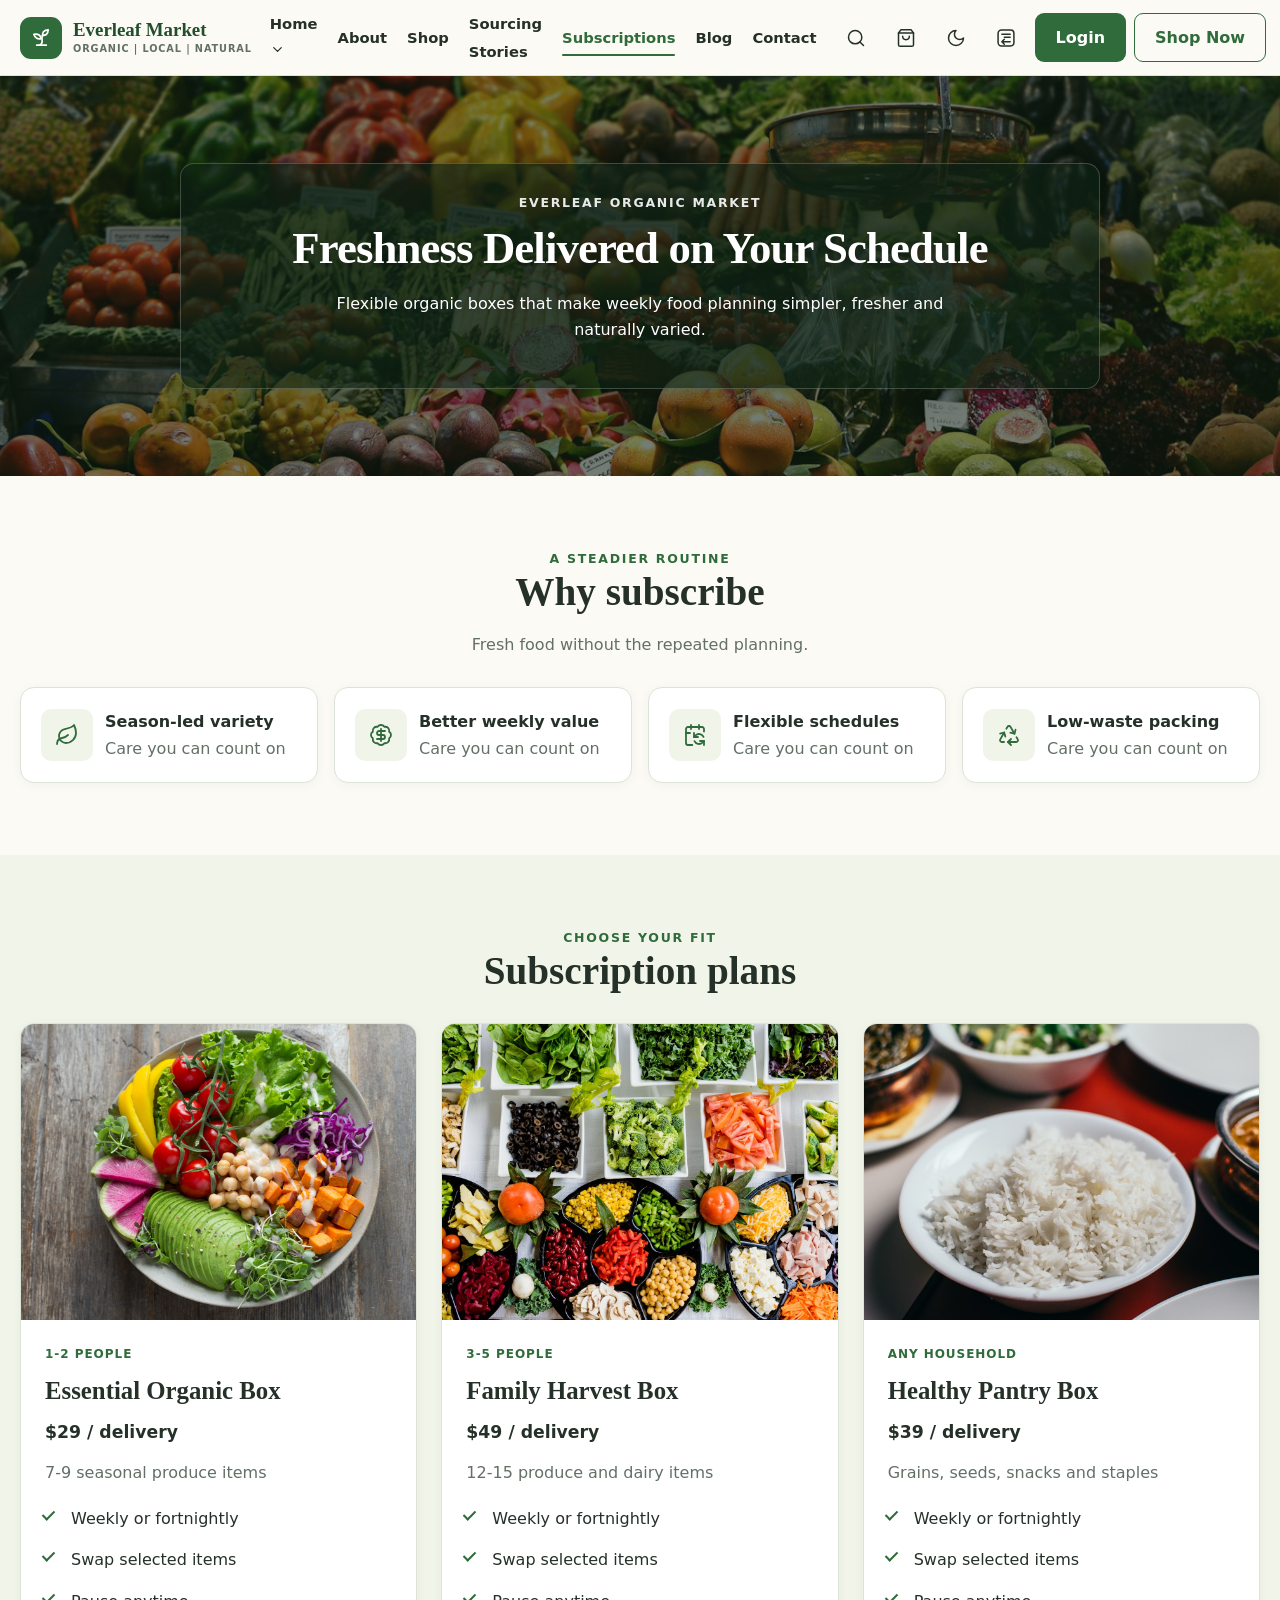
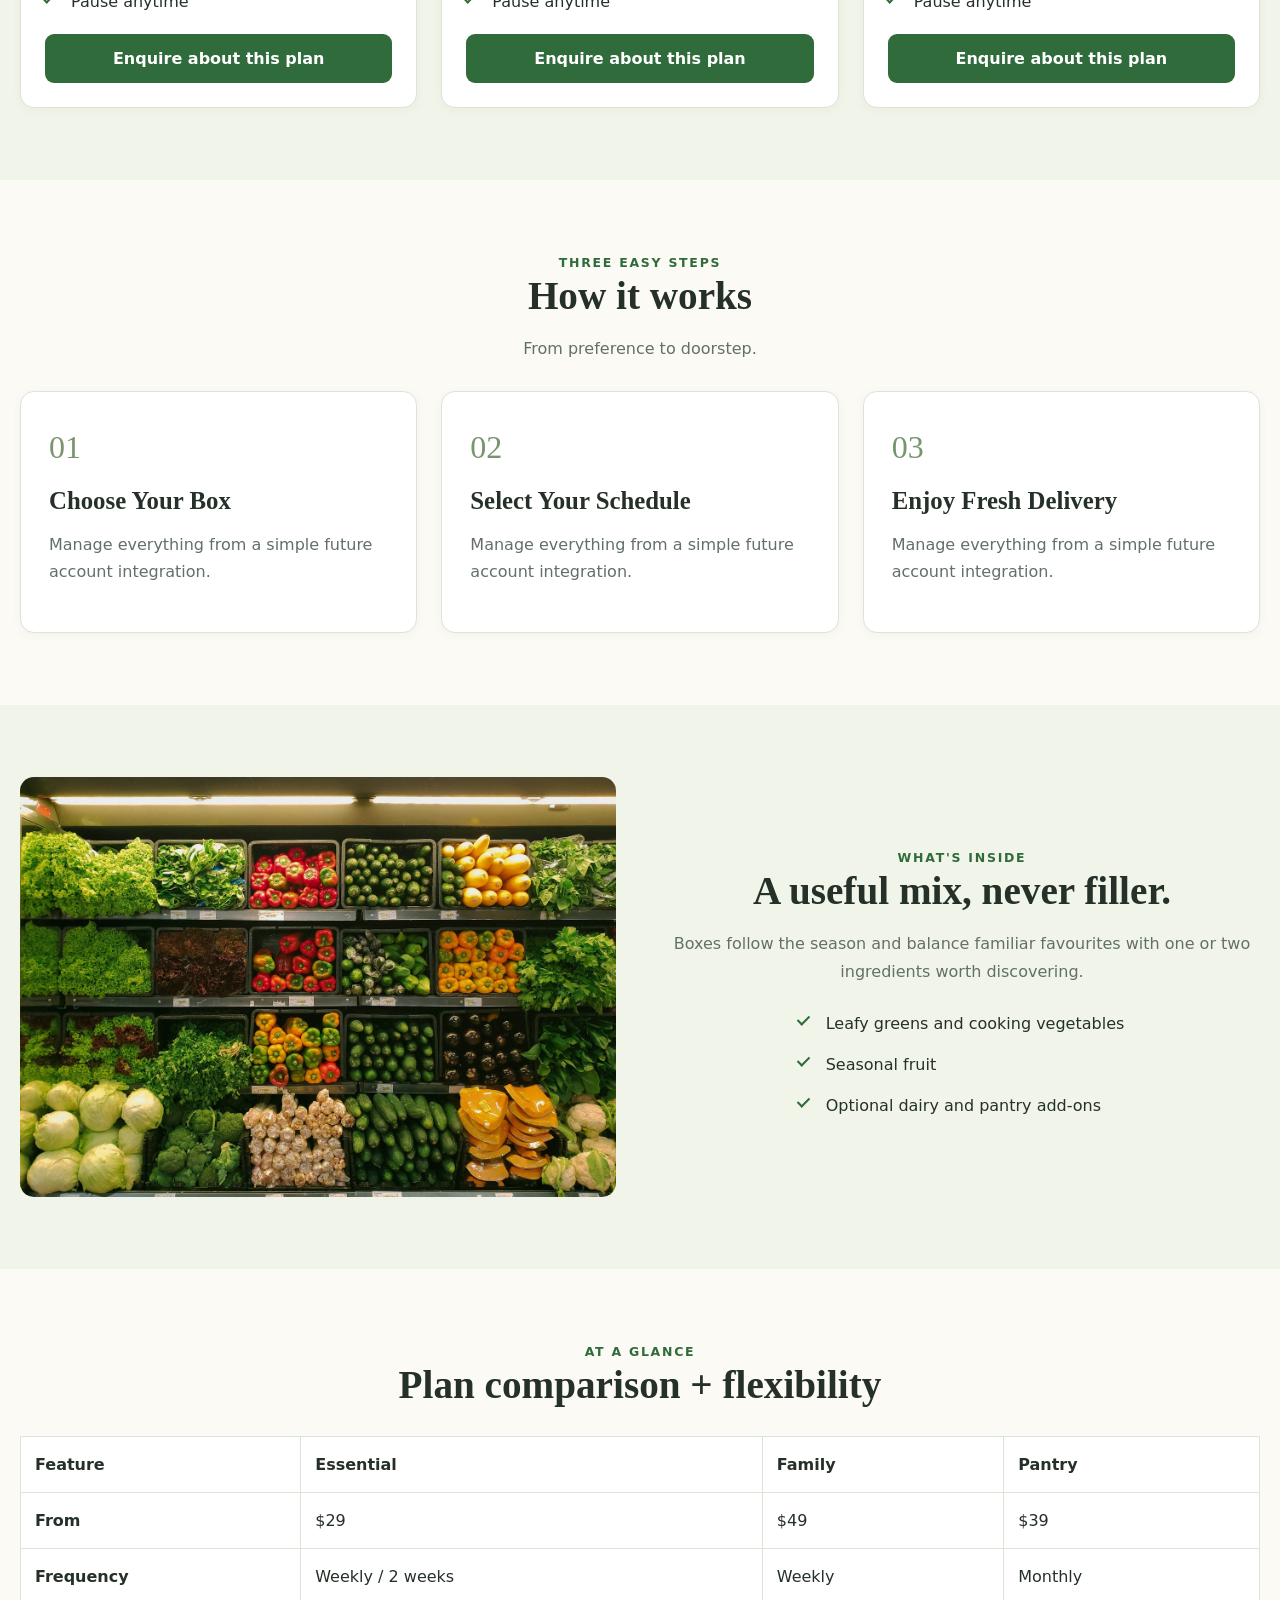
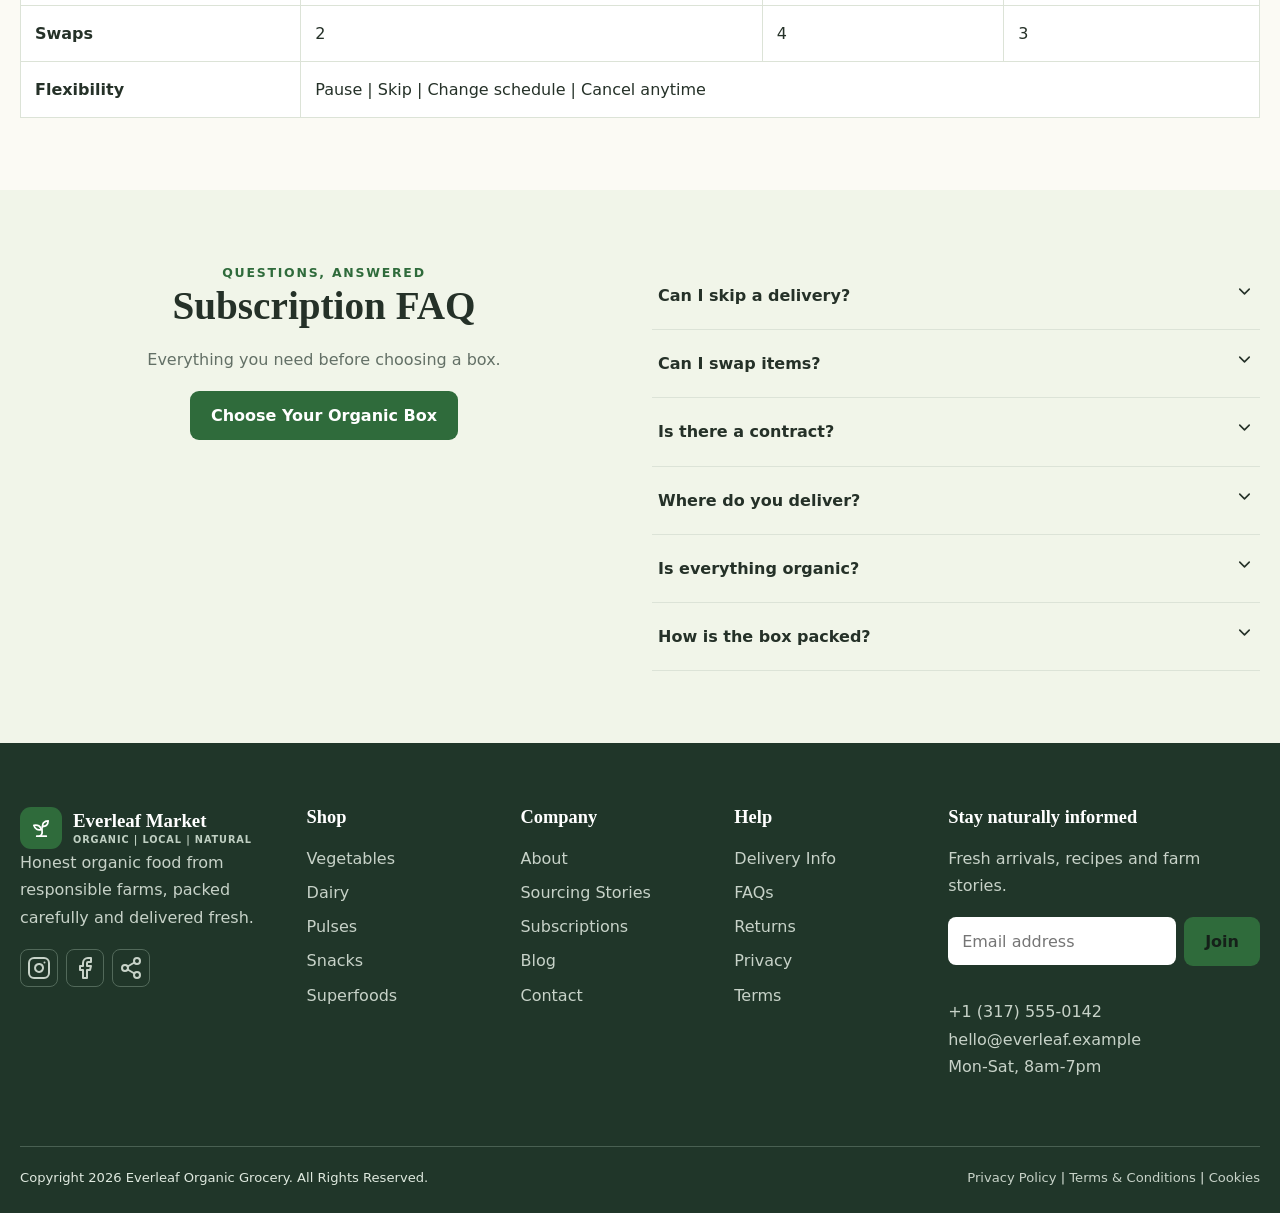
<file: pages/subscriptions.html>
<!doctype html>
<html lang="en">
    <head>
        <meta charset="utf-8" />
        <meta name="viewport" content="width=device-width,initial-scale=1" />
        <script>
            try {
                document.documentElement.dataset.theme =
                    localStorage.getItem("theme") ||
                    (matchMedia("(prefers-color-scheme:dark)").matches ? "dark" : "light");
                document.documentElement.dir = localStorage.getItem("layoutDirection") || "ltr";
            } catch (e) {}
        </script>
        <title>Organic Food Subscriptions | Everleaf Boxes</title>
        <link rel="icon" href="../favicon.ico" sizes="16x16 32x32 48x48" />
        <link rel="icon" type="image/svg+xml" href="../assets/images/favicon.svg" sizes="any" />
        <meta
            name="description"
            content="Choose a flexible organic produce or pantry subscription with seasonal contents, clear pricing and a schedule you can pause, skip or change."
        />
        <link rel="canonical" href="https://example.com/subscriptions.html" />
        <meta property="og:title" content="Organic Food Subscriptions | Everleaf Boxes" />
        <meta
            property="og:description"
            content="Choose a flexible organic produce or pantry subscription with seasonal contents, clear pricing and a schedule you can pause, skip or change."
        />
        <meta property="og:image" content="https://example.com/assets/images/hero-organic.png" />
        <meta name="twitter:card" content="summary_large_image" />
        <link rel="stylesheet" href="../assets/css/style.css" />
        <link rel="stylesheet" href="../assets/css/dark-mode.css" />
        <link rel="stylesheet" href="../assets/css/rtl.css" />
    </head>
    <body>
        <!-- Header Start -->
        <a class="skip-link" href="#main">Skip to content</a>
        <header class="site-header">
            <div class="container nav-wrap">
                <a class="logo" href="index.html" aria-label="Everleaf Market home">
                    <span class="logo-mark"><i data-lucide="sprout"></i></span>
                    <span class="logo-copy">
                        <span class="logo-name">Everleaf Market</span>
                        <span class="logo-tagline">Organic | Local | Natural</span>
                    </span>
                </a>
                <button
                    class="icon-btn menu-toggle"
                    aria-expanded="false"
                    aria-controls="main-navigation"
                    aria-label="Open menu"
                >
                    <i data-lucide="menu"></i>
                </button>
                <nav class="main-nav" id="main-navigation" aria-label="Primary">
                    <ul class="nav-list">
                        <li class="nav-item has-dropdown">
                            <a
                                class="nav-link dropdown-toggle"
                                href="index.html"
                                aria-expanded="false"
                            >
                                Home
                                <i data-lucide="chevron-down"></i>
                            </a>
                            <ul class="dropdown">
                                <li><a href="index.html">Home Page 1</a></li>
                                <li><a href="home-2.html">Home Page 2</a></li>
                            </ul>
                        </li>
                        <li><a class="nav-link" href="about.html">About</a></li>
                        <li><a class="nav-link" href="shop.html">Shop</a></li>
                        <li><a class="nav-link" href="sourcing.html">Sourcing Stories</a></li>
                        <li>
                            <a class="nav-link active" href="subscriptions.html">Subscriptions</a>
                        </li>
                        <li><a class="nav-link" href="blog.html">Blog</a></li>
                        <li><a class="nav-link" href="contact.html">Contact</a></li>
                        <li class="mobile-extra">
                            <a class="btn btn-primary" href="login.html">Login</a>
                        </li>
                        <li class="mobile-extra">
                            <button
                                class="nav-link direction-toggle mobile-direction"
                                type="button"
                            >
                                Switch direction
                            </button>
                        </li>
                        <li class="mobile-extra">
                            <a class="btn btn-outline" href="shop.html">Shop Now</a>
                        </li>
                    </ul>
                </nav>
                <div class="nav-actions">
                    <button class="icon-btn search-toggle" aria-label="Search" title="Search">
                        <i data-lucide="search"></i>
                    </button>
                    <a
                        class="icon-btn"
                        href="shop.html"
                        aria-label="Shopping cart"
                        title="Shopping cart"
                    >
                        <i data-lucide="shopping-bag"></i>
                        <span class="cart-count">0</span>
                    </a>
                    <button class="icon-btn theme-toggle" type="button"></button>
                    <button class="icon-btn direction-toggle" type="button"></button>
                    <a class="btn btn-primary desktop-login" href="login.html">Login</a>
                    <a class="btn btn-outline" href="shop.html">Shop Now</a>
                </div>
            </div>
        </header>
        <!-- Header End -->
        <main id="main">
            <!-- =========================
                 Page Hero Start
            ========================= -->
            <section class="page-hero subscriptions-hero">
                <div class="container">
                    <span class="eyebrow">Everleaf Organic Market</span>
                    <h1>Freshness Delivered on Your Schedule</h1>
                    <p>
                        Flexible organic boxes that make weekly food planning simpler, fresher and
                        naturally varied.
                    </p>
                </div>
            </section>
            <!-- =========================
                 Page Hero End
            ========================= -->
            <!-- =========================
                 Section Start
            ========================= -->
            <section class="section">
                <div class="container">
                    <div class="section-head center">
                        <span class="eyebrow">A steadier routine</span>
                        <h2>Why subscribe</h2>
                        <p>Fresh food without the repeated planning.</p>
                    </div>
                    <div class="trust-row">
                        <div class="card trust-item">
                            <span class="icon-box" aria-hidden="true">
                                <i data-lucide="leaf"></i>
                            </span>
                            <div>
                                <strong>Season-led variety</strong>
                                <div class="muted">Care you can count on</div>
                            </div>
                        </div>
                        <div class="card trust-item">
                            <span class="icon-box" aria-hidden="true">
                                <i data-lucide="badge-dollar-sign"></i>
                            </span>
                            <div>
                                <strong>Better weekly value</strong>
                                <div class="muted">Care you can count on</div>
                            </div>
                        </div>
                        <div class="card trust-item">
                            <span class="icon-box" aria-hidden="true">
                                <i data-lucide="calendar-sync"></i>
                            </span>
                            <div>
                                <strong>Flexible schedules</strong>
                                <div class="muted">Care you can count on</div>
                            </div>
                        </div>
                        <div class="card trust-item">
                            <span class="icon-box" aria-hidden="true">
                                <i data-lucide="recycle"></i>
                            </span>
                            <div>
                                <strong>Low-waste packing</strong>
                                <div class="muted">Care you can count on</div>
                            </div>
                        </div>
                    </div>
                </div>
            </section>
            <!-- =========================
                 Section End
            ========================= -->
            <!-- =========================
                 Section Start
            ========================= -->
            <section class="section alt">
                <div class="container">
                    <div class="section-head">
                        <span class="eyebrow">Choose your fit</span>
                        <h2>Subscription plans</h2>
                    </div>
                    <div class="grid grid-3">
                        <article class="card story-card plan-card"><img class="story-card-image" src="../assets/images/library/photo-1512621776951-a57141f2eefd.jpg" alt="Seasonal vegetables for an everyday produce box" width="900" height="675" loading="lazy" /><div class="card-body">
                            <span class="category">1-2 people</span>
                            <h3>Essential Organic Box</h3>
                            <div class="price">$29 / delivery</div>
                            <p>7-9 seasonal produce items</p>
                            <ul class="feature-list">
                                <li>Weekly or fortnightly</li>
                                <li>Swap selected items</li>
                                <li>Pause anytime</li>
                            </ul>
                            <a class="btn btn-primary" href="contact.html?plan=Essential%20Organic%20Box#contact-form">Enquire about this plan</a>
                        </div></article>
                        <article class="card story-card plan-card"><img class="story-card-image" src="../assets/images/library/photo-1498837167922-ddd27525d352.jpg" alt="A varied selection of fresh family meal ingredients" width="900" height="675" loading="lazy" /><div class="card-body">
                            <span class="category">3-5 people</span>
                            <h3>Family Harvest Box</h3>
                            <div class="price">$49 / delivery</div>
                            <p>12-15 produce and dairy items</p>
                            <ul class="feature-list">
                                <li>Weekly or fortnightly</li>
                                <li>Swap selected items</li>
                                <li>Pause anytime</li>
                            </ul>
                            <a class="btn btn-primary" href="contact.html?plan=Family%20Harvest%20Box#contact-form">Enquire about this plan</a>
                        </div></article>
                        <article class="card story-card plan-card"><img class="story-card-image" src="../assets/images/library/photo-1536304993881-ff6e9eefa2a6.jpg" alt="Grains and pantry staples for a well-stocked cupboard" width="900" height="675" loading="lazy" /><div class="card-body">
                            <span class="category">Any household</span>
                            <h3>Healthy Pantry Box</h3>
                            <div class="price">$39 / delivery</div>
                            <p>Grains, seeds, snacks and staples</p>
                            <ul class="feature-list">
                                <li>Weekly or fortnightly</li>
                                <li>Swap selected items</li>
                                <li>Pause anytime</li>
                            </ul>
                            <a class="btn btn-primary" href="contact.html?plan=Healthy%20Pantry%20Box#contact-form">Enquire about this plan</a>
                        </div></article>
                    </div>
                </div>
            </section>
            <!-- =========================
                 Section End
            ========================= -->
            <!-- =========================
                 Section Start
            ========================= -->
            <section class="section">
                <div class="container">
                    <div class="section-head center">
                        <span class="eyebrow">Three easy steps</span>
                        <h2>How it works</h2>
                        <p>From preference to doorstep.</p>
                    </div>
                    <div class="grid grid-3 steps">
                        <article class="card step">
                            <h3>Choose Your Box</h3>
                            <p>Manage everything from a simple future account integration.</p>
                        </article>
                        <article class="card step">
                            <h3>Select Your Schedule</h3>
                            <p>Manage everything from a simple future account integration.</p>
                        </article>
                        <article class="card step">
                            <h3>Enjoy Fresh Delivery</h3>
                            <p>Manage everything from a simple future account integration.</p>
                        </article>
                    </div>
                </div>
            </section>
            <!-- =========================
                 Section End
            ========================= -->
            <!-- =========================
                 Section Start
            ========================= -->
            <section class="section alt">
                <div class="container split">
                    <img
                        class="media"
                        src="../assets/images/library/photo-1542838132-92c53300491e.jpg"
                        alt="Assorted vegetables inside an organic food box"
                        width="900"
                        height="675"
                        loading="lazy"
                    />
                    <div>
                        <span class="eyebrow">What's inside</span>
                        <h2>A useful mix, never filler.</h2>
                        <p>
                            Boxes follow the season and balance familiar favourites with one or two
                            ingredients worth discovering.
                        </p>
                        <ul class="feature-list">
                            <li>Leafy greens and cooking vegetables</li>
                            <li>Seasonal fruit</li>
                            <li>Optional dairy and pantry add-ons</li>
                        </ul>
                    </div>
                </div>
            </section>
            <!-- =========================
                 Section End
            ========================= -->
            <!-- =========================
                 Section Start
            ========================= -->
            <section class="section">
                <div class="container">
                    <div class="section-head">
                        <span class="eyebrow">At a glance</span>
                        <h2>Plan comparison + flexibility</h2>
                    </div>
                    <table class="compare">
                        <thead>
                            <tr>
                                <th>Feature</th>
                                <th>Essential</th>
                                <th>Family</th>
                                <th>Pantry</th>
                            </tr>
                        </thead>
                        <tbody>
                            <tr>
                                <th>From</th>
                                <td>$29</td>
                                <td>$49</td>
                                <td>$39</td>
                            </tr>
                            <tr>
                                <th>Frequency</th>
                                <td>Weekly / 2 weeks</td>
                                <td>Weekly</td>
                                <td>Monthly</td>
                            </tr>
                            <tr>
                                <th>Swaps</th>
                                <td>2</td>
                                <td>4</td>
                                <td>3</td>
                            </tr>
                            <tr>
                                <th>Flexibility</th>
                                <td colspan="3">
                                    Pause | Skip | Change schedule | Cancel anytime
                                </td>
                            </tr>
                        </tbody>
                    </table>
                </div>
            </section>
            <!-- =========================
                 Section End
            ========================= -->
            <!-- =========================
                 Faq Start
            ========================= -->
            <section class="section alt" id="faq">
                <div class="container grid grid-2">
                    <div>
                        <span class="eyebrow">Questions, answered</span>
                        <h2>Subscription FAQ</h2>
                        <p>Everything you need before choosing a box.</p>
                        <a class="btn btn-primary" href="#plans">Choose Your Organic Box</a>
                    </div>
                    <div>
                        <div class="accordion-item">
                            <button class="accordion-button" aria-expanded="false">
                                Can I skip a delivery?
                                <i data-lucide="chevron-down" aria-hidden="true"></i>
                            </button>
                            <div class="accordion-panel">
                                <p>
                                    Yes. Future account controls can support skips before the weekly
                                    cutoff.
                                </p>
                            </div>
                        </div>
                        <div class="accordion-item">
                            <button class="accordion-button" aria-expanded="false">
                                Can I swap items?
                                <i data-lucide="chevron-down" aria-hidden="true"></i>
                            </button>
                            <div class="accordion-panel">
                                <p>
                                    Each plan includes a set number of swaps, subject to seasonal
                                    availability.
                                </p>
                            </div>
                        </div>
                        <div class="accordion-item">
                            <button class="accordion-button" aria-expanded="false">
                                Is there a contract?
                                <i data-lucide="chevron-down" aria-hidden="true"></i>
                            </button>
                            <div class="accordion-panel">
                                <p>
                                    No long-term contract is required in this demo plan structure.
                                </p>
                            </div>
                        </div>
                        <div class="accordion-item">
                            <button class="accordion-button" aria-expanded="false">
                                Where do you deliver?
                                <i data-lucide="chevron-down" aria-hidden="true"></i>
                            </button>
                            <div class="accordion-panel">
                                <p>Local delivery zones are shown on the contact page.</p>
                            </div>
                        </div>
                        <div class="accordion-item">
                            <button class="accordion-button" aria-expanded="false">
                                Is everything organic?
                                <i data-lucide="chevron-down" aria-hidden="true"></i>
                            </button>
                            <div class="accordion-panel">
                                <p>Produce is certified organic unless clearly noted otherwise.</p>
                            </div>
                        </div>
                        <div class="accordion-item">
                            <button class="accordion-button" aria-expanded="false">
                                How is the box packed?
                                <i data-lucide="chevron-down" aria-hidden="true"></i>
                            </button>
                            <div class="accordion-panel">
                                <p>
                                    We use recyclable insulation and reusable crates where
                                    available.
                                </p>
                            </div>
                        </div>
                    </div>
                </div>
            </section>
            <!-- =========================
                 Faq End
            ========================= -->
        </main>
        <!-- Footer Start -->
        <footer class="site-footer">
            <div class="container">
                <div class="footer-grid">
                    <div>
                        <a class="logo" href="index.html" aria-label="Everleaf Market home">
                            <span class="logo-mark"><i data-lucide="sprout"></i></span>
                            <span class="logo-copy">
                                <span class="logo-name">Everleaf Market</span>
                                <span class="logo-tagline">Organic | Local | Natural</span>
                            </span>
                        </a>
                        <p>
                            Honest organic food from responsible farms, packed carefully and
                            delivered fresh.
                        </p>
                        <div class="socials">
                            <a href="coming-soon.html" aria-label="Instagram">
                                <i data-lucide="instagram"></i>
                            </a>
                            <a href="coming-soon.html" aria-label="Facebook">
                                <i data-lucide="facebook"></i>
                            </a>
                            <a href="coming-soon.html" aria-label="Pinterest">
                                <i data-lucide="share-2"></i>
                            </a>
                        </div>
                    </div>
                    <div>
                        <h4>Shop</h4>
                        <ul class="footer-links">
                            <li><a href="shop.html">Vegetables</a></li>
                            <li><a href="shop.html">Dairy</a></li>
                            <li><a href="shop.html">Pulses</a></li>
                            <li><a href="shop.html">Snacks</a></li>
                            <li><a href="shop.html">Superfoods</a></li>
                        </ul>
                    </div>
                    <div>
                        <h4>Company</h4>
                        <ul class="footer-links">
                            <li><a href="about.html">About</a></li>
                            <li><a href="sourcing.html">Sourcing Stories</a></li>
                            <li><a href="subscriptions.html">Subscriptions</a></li>
                            <li><a href="blog.html">Blog</a></li>
                            <li><a href="contact.html">Contact</a></li>
                        </ul>
                    </div>
                    <div>
                        <h4>Help</h4>
                        <ul class="footer-links">
                            <li><a href="contact.html">Delivery Info</a></li>
                            <li><a href="subscriptions.html#faq">FAQs</a></li>
                            <li><a href="contact.html">Returns</a></li>
                            <li><a href="coming-soon.html">Privacy</a></li>
                            <li><a href="coming-soon.html">Terms</a></li>
                        </ul>
                    </div>
                    <div>
                        <h4>Stay naturally informed</h4>
                        <p>Fresh arrivals, recipes and farm stories.</p>
                        <form class="inline-form" data-validate data-demo>
                            <label class="sr-only" for="footer-email">Email address</label>
                            <input
                                id="footer-email"
                                type="email"
                                placeholder="Email address"
                                required
                            />
                            <button class="btn btn-secondary">Join</button>
                        </form>
                        <p class="mt-4">
                            +1 (317) 555-0142
                            <br />
                            hello@everleaf.example
                            <br />
                            Mon-Sat, 8am-7pm
                        </p>
                    </div>
                </div>
                <div class="footer-bottom">
                    <span>Copyright 2026 Everleaf Organic Grocery. All Rights Reserved.</span>
                    <span>
                        <a href="coming-soon.html">Privacy Policy</a>
                        |
                        <a href="coming-soon.html">Terms & Conditions</a>
                        |
                        <a href="coming-soon.html">Cookies</a>
                    </span>
                </div>
            </div>
        </footer>
        <!-- Footer End -->
        <div class="search-panel" role="dialog" aria-modal="true" aria-label="Site search">
            <div class="search-box">
                <label class="sr-only" for="site-search">Search products</label>
                <input
                    class="control"
                    id="site-search"
                    type="search"
                    placeholder="Search fresh produce, pantry goods..."
                />
                <button class="btn btn-primary">Search</button>
                <button class="btn btn-outline search-close" aria-label="Close search">
                    Close
                </button>
            </div>
        </div>
        <div class="toast" role="status" aria-live="polite"></div>
        <script src="../assets/js/lucide.min.js" defer></script>
        <script src="../assets/js/main.js" defer></script>
    </body>
</html>
</file>
<file: assets/css/style.css>
/* 1. Variables */
:root {
    --primary: #2f6b3b;
    --primary-dark: #214e2b;
    --secondary: #78956d;
    --accent: #c98b43;
    --bg: #fbfaf4;
    --surface: #fff;
    --surface-alt: #f1f5e9;
    --text: #253128;
    --muted: #637066;
    --border: #dce3d7;
    --danger: #a33d36;
    --shadow: 0 10px 30px rgba(30, 60, 35, 0.08);
    --radius: 14px;
    --container: 1240px;
    --header: 76px;
    --ease: 180ms ease;
    --font-body: "Inter", system-ui, sans-serif;
    --font-head: "Lora", Georgia, serif;
}
/* 2. Reset */
*,
*::before,
*::after {
    box-sizing: border-box;
}
html {
    scroll-behavior: smooth;
}
body {
    margin: 0;
    overflow-x: hidden;
}
img {
    display: block;
    max-width: 100%;
}
button,
input,
select,
textarea {
    font: inherit;
}
a {
    color: inherit;
    text-decoration: none;
}
ul {
    margin: 0;
    padding: 0;
    list-style: none;
}
/* 3. Base */
body {
    background: var(--bg);
    color: var(--text);
    font-family: var(--font-body);
    font-size: 16px;
    line-height: 1.7;
}
main {
    min-height: 60vh;
}
p {
    margin: 0 0 18px;
    color: var(--muted);
}
/* 4. Typography */
h1,
h2,
h3,
h4 {
    font-family: var(--font-head);
    line-height: 1.18;
    margin: 0 0 16px;
    color: var(--text);
}
h1 {
    font-size: clamp(2.25rem, 5vw, 3.55rem);
}
h2 {
    font-size: clamp(1.85rem, 3.5vw, 2.45rem);
}
main section h2 {
    text-align: center;
}
/* Keep section labels, introductions and calls to action aligned with their titles. */
main section div:has(> h2) > :is(.eyebrow, .category, p),
main section .section-head ~ p {
    text-align: center;
}
main section div:has(> h2) > .eyebrow {
    display: block;
}
main section div:has(> h2) > .category {
    display: table;
    margin-inline: auto;
}
main section div:has(> h2, > .section-head) > .btn {
    display: flex;
    width: fit-content;
    margin-inline: auto;
}
main section div:has(> h2) > :is(.meta, .actions) {
    justify-content: center;
}
main section div:has(> h2, > .section-head) > .feature-list {
    width: fit-content;
    max-width: 100%;
    margin-inline: auto;
    text-align: start;
}
h3 {
    font-size: clamp(1.25rem, 2vw, 1.55rem);
}
h4 {
    font-size: 1.15rem;
}
.eyebrow {
    color: var(--primary);
    font-size: 0.78rem;
    font-weight: 800;
    letter-spacing: 0.14em;
    text-transform: uppercase;
}
.section-head {
    max-width: 680px;
    margin-inline: auto;
    text-align: center;
    margin-block-end: 40px;
}
.section-head.center {
    text-align: center;
    margin-inline: auto;
}
/* 5. Accessibility */
.skip-link {
    position: fixed;
    inset-block-start: -80px;
    inset-inline-start: 16px;
    z-index: 9999;
    background: var(--primary);
    color: #fff;
    padding: 10px 16px;
}
.skip-link:focus {
    inset-block-start: 12px;
}
:focus-visible {
    outline: 3px solid #d9a04c;
    outline-offset: 3px;
}
.sr-only {
    position: absolute;
    width: 1px;
    height: 1px;
    overflow: hidden;
    clip: rect(0, 0, 0, 0);
}
/* 6. Layout */
.container {
    width: min(100% - 40px, var(--container));
    margin-inline: auto;
}
.section {
    padding-block: 88px;
}
.section-sm {
    padding-block: 48px;
}
.alt {
    background: var(--surface-alt);
}
.grid {
    display: grid;
    gap: 24px;
}
.grid-2 {
    grid-template-columns: repeat(2, minmax(0, 1fr));
}
.grid-3 {
    grid-template-columns: repeat(3, minmax(0, 1fr));
}
.grid-4 {
    grid-template-columns: repeat(4, minmax(0, 1fr));
}
.grid-5 {
    grid-template-columns: repeat(5, minmax(0, 1fr));
}
.split {
    display: grid;
    grid-template-columns: 1fr 1fr;
    align-items: center;
    gap: 64px;
}
.card {
    background: var(--surface);
    border: 1px solid var(--border);
    border-radius: var(--radius);
    overflow: hidden;
    box-shadow: 0 2px 12px rgba(30, 60, 35, 0.04);
    transition:
        transform var(--ease),
        box-shadow var(--ease);
}
.card:hover {
    transform: translateY(-2px);
    box-shadow: var(--shadow);
}
.card-body {
    padding: 24px;
}
.card-body > .icon-box {
    margin-block-end: 16px;
}
.page-hero {
    padding-block: 72px;
    background: var(--surface-alt);
    text-align: center;
}
.page-hero p {
    max-width: 620px;
    margin-inline: auto;
}
.media {
    width: 100%;
    aspect-ratio: 4/3;
    object-fit: cover;
    border-radius: var(--radius);
}
/* 7–8. Header & Navigation */
.site-header {
    height: var(--header);
    position: sticky;
    inset-block-start: 0;
    z-index: 100;
    background: color-mix(in srgb, var(--bg) 96%, transparent);
    border-block-end: 1px solid var(--border);
    backdrop-filter: blur(10px);
}
.nav-wrap {
    height: 100%;
    display: flex;
    align-items: center;
    gap: 28px;
}
.logo {
    display: flex;
    align-items: center;
    gap: 10px;
    font-family: var(--font-head);
    font-weight: 700;
    font-size: 1.2rem;
    color: var(--primary-dark);
    white-space: nowrap;
}
.logo-mark {
    display: grid;
    place-items: center;
    width: 34px;
    height: 34px;
    background: var(--primary);
    border-radius: 50% 50% 50% 8px;
    color: #fff;
}
.main-nav {
    margin-inline: auto;
}
.nav-list {
    display: flex;
    align-items: center;
    gap: 26px;
}
.nav-link {
    font-size: 0.92rem;
    font-weight: 600;
    padding-block: 24px;
}
.nav-link:hover,
.nav-link.active {
    color: var(--primary);
}
.nav-item {
    position: relative;
}
.dropdown {
    position: absolute;
    inset-block-start: 64px;
    inset-inline-start: 0;
    min-width: 180px;
    padding: 8px;
    background: var(--surface);
    border: 1px solid var(--border);
    border-radius: 10px;
    box-shadow: var(--shadow);
    opacity: 0;
    visibility: hidden;
    transform: translateY(6px);
    transition: var(--ease);
}
.nav-item:hover .dropdown,
.nav-item:focus-within .dropdown,
.nav-item.open .dropdown {
    opacity: 1;
    visibility: visible;
    transform: none;
}
.dropdown a {
    display: block;
    padding: 9px 12px;
    border-radius: 7px;
}
.dropdown a:hover {
    background: var(--surface-alt);
}
.nav-actions {
    display: flex;
    align-items: center;
    gap: 8px;
}
.icon-btn {
    width: 42px;
    height: 42px;
    display: grid;
    place-items: center;
    border: 0;
    background: transparent;
    color: var(--text);
    border-radius: 8px;
    cursor: pointer;
    position: relative;
}
.cart-count {
    position: absolute;
    inset-block-start: 2px;
    inset-inline-end: 1px;
    background: var(--accent);
    color: #fff;
    border-radius: 20px;
    font-size: 0.65rem;
    min-width: 17px;
    line-height: 17px;
}
.menu-toggle {
    display: none;
}
.mobile-extra {
    display: none;
}
/* 9. Buttons */
.btn {
    min-height: 46px;
    display: inline-flex;
    align-items: center;
    justify-content: center;
    gap: 8px;
    padding: 10px 20px;
    border: 1px solid transparent;
    border-radius: 9px;
    font-weight: 700;
    cursor: pointer;
    transition: var(--ease);
}
.btn:hover {
    transform: translateY(-1px);
}
.btn-primary {
    background: var(--primary);
    color: #fff;
}
.btn-primary:hover {
    background: var(--primary-dark);
}
.btn-secondary {
    background: var(--accent);
    color: #fff;
}
.btn-outline {
    border-color: var(--primary);
    color: var(--primary);
    background: transparent;
}
.btn-link {
    color: var(--primary);
    padding-inline: 0;
}
.actions {
    display: flex;
    flex-wrap: wrap;
    gap: 12px;
    margin-block: 28px 18px;
}
/* 10. Forms */
.field {
    margin-block-end: 18px;
}
.field label {
    display: block;
    font-size: 0.88rem;
    font-weight: 700;
    margin-block-end: 6px;
}
.field input,
.field select,
.field textarea,
.control {
    width: 100%;
    min-height: 48px;
    border: 1px solid var(--border);
    border-radius: 9px;
    background: var(--surface);
    color: var(--text);
    padding: 11px 14px;
}
.field textarea {
    min-height: 136px;
    resize: vertical;
}
.field input:focus,
.field select:focus,
.field textarea:focus {
    border-color: var(--primary);
    outline: 3px solid rgba(47, 107, 59, 0.15);
}
.field-error {
    display: none;
    color: var(--danger);
    font-size: 0.82rem;
}
.field.invalid .field-error {
    display: block;
}
.field.invalid input,
.field.invalid textarea,
.field.invalid select {
    border-color: var(--danger);
}
.check {
    display: flex;
    gap: 10px;
    align-items: flex-start;
}
.check input {
    margin-block-start: 6px;
}
.newsletter {
    padding: 32px;
    background: var(--primary-dark);
    color: #fff;
    border-radius: var(--radius);
    display: flex;
    align-items: center;
    justify-content: space-between;
    gap: 24px;
}
.newsletter h3,
.newsletter p {
    color: #fff;
}
.inline-form {
    display: flex;
    gap: 8px;
    width: min(100%, 460px);
}
.inline-form input {
    flex: 1;
    min-width: 0;
    height: 48px;
    border: 0;
    border-radius: 8px;
    padding-inline: 14px;
}
/* 11. Product Components */
.product-card {
    display: flex;
    flex-direction: column;
    height: 100%;
}
.product-image {
    position: relative;
    background: #eef2e8;
    overflow: hidden;
}
.product-image img {
    width: 100%;
    aspect-ratio: 1;
    object-fit: cover;
    transition: transform var(--ease);
}
.product-card:hover img {
    transform: scale(1.035);
}
.badge {
    position: absolute;
    inset-block-start: 12px;
    inset-inline-start: 12px;
    background: var(--primary);
    color: #fff;
    padding: 3px 9px;
    border-radius: 6px;
    font-size: 0.7rem;
    font-weight: 800;
}
.wish {
    position: absolute;
    inset-block-start: 8px;
    inset-inline-end: 8px;
    background: var(--surface);
    border: 0;
    width: 36px;
    height: 36px;
    border-radius: 50%;
    cursor: pointer;
}
.product-card .card-body {
    display: flex;
    flex-direction: column;
    flex: 1;
}
.category {
    font-size: 0.75rem;
    color: var(--primary);
    font-weight: 800;
    text-transform: uppercase;
    letter-spacing: 0.08em;
}
.stars {
    color: #b97825;
    font-size: 0.84rem;
}
.price {
    font-weight: 800;
    font-size: 1.08rem;
    margin-block: 8px 16px;
}
.price del {
    color: var(--muted);
    font-weight: 400;
    font-size: 0.87rem;
    margin-inline-start: 8px;
}
.product-card .btn {
    margin-block-start: auto;
    width: 100%;
}
/* 12–13. Blog & Story */
.blog-card,
.farm-card {
    height: 100%;
    display: flex;
    flex-direction: column;
}
.blog-card img {
    width: 100%;
    aspect-ratio: 16/10;
    object-fit: cover;
}
.farm-card img {
    width: 100%;
    aspect-ratio: 4/3;
    object-fit: cover;
}
.meta {
    display: flex;
    flex-wrap: wrap;
    gap: 12px;
    font-size: 0.78rem;
    color: var(--muted);
}
.blog-card .card-body,
.farm-card .card-body {
    display: flex;
    flex-direction: column;
    flex: 1;
}
.blog-card .btn-link,
.farm-card .btn-link {
    margin-block-start: auto;
    justify-content: flex-start;
}
/* 14–15. Home & Internal */
.hero {
    padding-block: 72px;
}
.hero-grid {
    display: grid;
    grid-template-columns: 0.9fr 1.1fr;
    align-items: center;
    gap: 56px;
}
.hero-image {
    width: 100%;
    aspect-ratio: 4/3;
    object-fit: cover;
    border-radius: 18px;
}
.trust-row {
    display: grid;
    grid-template-columns: repeat(4, 1fr);
    gap: 16px;
}
.trust-item {
    display: flex;
    align-items: center;
    gap: 12px;
    padding: 18px;
}
.icon-box {
    width: 44px;
    height: 44px;
    display: grid;
    place-items: center;
    flex: none;
    background: var(--surface-alt);
    color: var(--primary);
    border-radius: 10px;
}
.category-card {
    position: relative;
    min-height: 260px;
    display: flex;
    align-items: flex-end;
    background-size: cover;
    background-position: center;
}
.category-card::before {
    content: "";
    position: absolute;
    inset: 0;
    background: linear-gradient(transparent, rgba(20, 35, 22, 0.75));
}
.category-card .card-body {
    position: relative;
    color: #fff;
}
.category-card h3 {
    color: #fff;
}
.feature-list li {
    padding-block: 7px;
    padding-inline-start: 26px;
    position: relative;
}
.feature-list li::before {
    content: "";
    position: absolute;
    inset-inline-start: 0;
    color: var(--primary);
    font-weight: 900;
}
.stat {
    text-align: center;
    padding: 24px;
}
.stat strong {
    display: block;
    font-family: var(--font-head);
    font-size: 2rem;
    color: var(--primary);
}
.steps {
    counter-reset: step;
}
.step {
    position: relative;
    padding: 28px;
}
.step::before {
    counter-increment: step;
    content: "0" counter(step);
    display: block;
    font-family: var(--font-head);
    font-size: 2rem;
    color: var(--secondary);
    margin-block-end: 12px;
}
.quote {
    font-family: var(--font-head);
    font-size: 1.35rem;
    line-height: 1.5;
}
.toolbar {
    display: grid;
    grid-template-columns: 2fr 1fr 1fr auto;
    gap: 12px;
    align-items: center;
}
.pagination {
    display: flex;
    justify-content: center;
    gap: 8px;
}
.pagination a {
    min-width: 42px;
    height: 42px;
    display: grid;
    place-items: center;
    border: 1px solid var(--border);
    border-radius: 8px;
    background: var(--surface);
}
.pagination a.active {
    background: var(--primary);
    color: #fff;
}
.tabs [role="tablist"] {
    display: flex;
    gap: 8px;
    border-block-end: 1px solid var(--border);
    overflow: auto;
}
.tabs [role="tab"] {
    padding: 12px 16px;
    border: 0;
    background: transparent;
    color: var(--text);
    font-weight: 700;
}
.tabs [role="tab"][aria-selected="true"] {
    color: var(--primary);
    border-block-end: 2px solid var(--primary);
}
.tab-panel {
    padding-block: 28px;
}
.accordion-item {
    border-block-end: 1px solid var(--border);
}
.accordion-button {
    width: 100%;
    padding-block: 20px;
    display: flex;
    justify-content: space-between;
    text-align: start;
    border: 0;
    background: transparent;
    color: var(--text);
    font-weight: 800;
}
.accordion-panel {
    display: none;
    padding-block-end: 20px;
}
.accordion-item.open .accordion-panel {
    display: block;
}
.compare {
    width: 100%;
    border-collapse: collapse;
    background: var(--surface);
}
.compare th,
.compare td {
    text-align: start;
    padding: 14px;
    border: 1px solid var(--border);
}
.article-body {
    max-width: 790px;
    margin-inline: auto;
}
.article-body p,
.article-body li {
    font-size: 1.05rem;
}
.callout {
    padding: 24px;
    border-inline-start: 4px solid var(--accent);
    background: var(--surface-alt);
    border-radius: 8px;
}
.map {
    min-height: 360px;
    background: var(--surface-alt);
    border: 1px solid var(--border);
    border-radius: var(--radius);
    display: grid;
    place-items: center;
    text-align: center;
    padding: 24px;
}
.toast {
    position: fixed;
    inset-inline-end: 20px;
    inset-block-end: 20px;
    background: var(--primary-dark);
    color: #fff;
    padding: 12px 18px;
    border-radius: 8px;
    z-index: 500;
    opacity: 0;
    transform: translateY(10px);
    pointer-events: none;
}
.toast.show {
    opacity: 1;
    transform: none;
}
.search-panel {
    position: fixed;
    inset: 0;
    background: rgba(15, 25, 17, 0.68);
    display: none;
    z-index: 400;
    padding: 100px 20px;
}
.search-panel.open {
    display: block;
}
.search-box {
    max-width: 680px;
    margin: auto;
    padding: 24px;
    background: var(--surface);
    border-radius: var(--radius);
    display: flex;
    gap: 10px;
}
/* 16–17. Auth & Utility */
.auth-page {
    min-height: 100vh;
    display: grid;
    grid-template-columns: 1fr 1fr;
}
.auth-art {
    background:
        linear-gradient(rgba(25, 55, 30, 0.42), rgba(25, 55, 30, 0.42)),
        url("../images/library/photo-1543362906-acfc16c67564.jpg") center/cover;
}
.auth-panel {
    display: grid;
    place-items: center;
    padding: 40px;
}
.auth-box {
    width: min(100%, 480px);
}
.auth-top {
    display: flex;
    justify-content: space-between;
    margin-block-end: 48px;
}
.utility-page {
    min-height: 100vh;
    display: grid;
    place-items: center;
    text-align: center;
    padding: 40px 20px;
}
.utility-box {
    max-width: 650px;
}
.error-code {
    font-family: var(--font-head);
    font-size: clamp(6rem, 18vw, 11rem);
    line-height: 1;
    color: var(--primary);
}
/* 18. Footer */
.site-footer {
    background: #203629;
    color: #dfe9df;
    padding-block: 64px 24px;
}
.site-footer h3,
.site-footer h4 {
    color: #fff;
}
.site-footer p,
.site-footer a {
    color: #c7d2c8;
}
.footer-grid {
    display: grid;
    grid-template-columns: 1.4fr repeat(3, 1fr) 1.4fr;
    gap: 32px;
}
.footer-links li {
    margin-block: 7px;
}
.footer-links a:hover {
    color: #fff;
    text-decoration: underline;
}
.footer-bottom {
    display: flex;
    justify-content: space-between;
    gap: 20px;
    margin-block-start: 48px;
    padding-block-start: 20px;
    border-block-start: 1px solid #496052;
    font-size: 0.82rem;
}
.socials {
    display: flex;
    gap: 8px;
}
.socials a {
    width: 38px;
    height: 38px;
    display: grid;
    place-items: center;
    border: 1px solid #52695a;
    border-radius: 8px;
}
/* 19. Utilities */
.mt-4 {
    margin-block-start: 32px;
}
.mb-0 {
    margin-block-end: 0;
}
.text-center {
    text-align: center;
}
.muted {
    color: var(--muted);
}
.skeleton {
    min-height: 220px;
    background: linear-gradient(90deg, var(--surface-alt), var(--surface), var(--surface-alt));
    background-size: 200% 100%;
    animation: shimmer 1.4s infinite;
}
@keyframes shimmer {
    to {
        background-position: -200% 0;
    }
}
/* 20. Responsive */
@media (max-width: 1100px) {
    .main-nav {
        position: fixed;
        inset-block-start: var(--header);
        inset-inline: 0;
        background: var(--surface);
        border-block-end: 1px solid var(--border);
        padding: 20px;
        display: none;
        max-height: calc(100vh - var(--header));
        overflow: auto;
    }
    .main-nav.open {
        display: block;
    }
    .nav-list {
        display: block;
    }
    .nav-link {
        display: flex;
        justify-content: space-between;
        padding: 12px;
    }
    .dropdown {
        position: static;
        display: none;
        opacity: 1;
        visibility: visible;
        transform: none;
        box-shadow: none;
        margin-inline: 12px;
    }
    .nav-item.open .dropdown {
        display: block;
    }
    .menu-toggle {
        display: grid;
    }
    .mobile-extra {
        display: block;
    }
    .desktop-login,
    .nav-actions > .btn {
        display: none;
    }
    .footer-grid {
        grid-template-columns: 2fr repeat(2, 1fr);
    }
    .grid-5 {
        grid-template-columns: repeat(3, 1fr);
    }
}
@media (max-width: 900px) {
    .section {
        padding-block: 64px;
    }
    .split,
    .hero-grid {
        grid-template-columns: 1fr;
        gap: 40px;
    }
    .grid-4 {
        grid-template-columns: repeat(2, 1fr);
    }
    .grid-3 {
        grid-template-columns: repeat(2, 1fr);
    }
    .trust-row {
        grid-template-columns: repeat(2, 1fr);
    }
    .toolbar {
        grid-template-columns: 1fr 1fr;
    }
    .auth-page {
        grid-template-columns: 1fr;
    }
    .auth-art {
        display: none;
    }
    .footer-grid {
        grid-template-columns: repeat(2, 1fr);
    }
}
@media (max-width: 620px) {
    .container {
        width: min(100% - 32px, var(--container));
    }
    .section {
        padding-block: 52px;
    }
    .page-hero {
        padding-block: 52px;
    }
    .nav-wrap {
        gap: 8px;
    }
    .logo span:last-child {
        display: none;
    }
    .nav-actions {
        margin-inline-start: auto;
    }
    .nav-actions .search-toggle {
        display: none;
    }
    .grid-2,
    .grid-3,
    .grid-4,
    .grid-5 {
        grid-template-columns: 1fr;
    }
    .product-grid {
        grid-template-columns: repeat(2, minmax(0, 1fr));
        gap: 12px;
    }
    .product-card .card-body {
        padding: 14px;
    }
    .product-card h3 {
        font-size: 1rem;
    }
    .trust-row {
        grid-template-columns: 1fr;
    }
    .toolbar {
        grid-template-columns: 1fr;
    }
    .newsletter,
    .footer-bottom {
        align-items: stretch;
        flex-direction: column;
    }
    .inline-form {
        flex-direction: column;
    }
    .footer-grid {
        grid-template-columns: 1fr;
    }
    .hero {
        padding-block: 48px;
    }
    .hero-image {
        aspect-ratio: 1;
    }
    .compare {
        display: block;
        overflow-x: auto;
    }
    .actions .btn {
        flex: 1;
    }
    .search-box {
        flex-direction: column;
    }
}
@media (prefers-reduced-motion: reduce) {
    *,
    *::before,
    *::after {
        scroll-behavior: auto !important;
        animation: none !important;
        transition: none !important;
    }
}
.grid > *,
.split > *,
.hero-grid > * {
    min-width: 0;
}
@media (max-width: 620px) {
    .actions {
        flex-direction: column;
    }
    .actions .btn {
        width: 100%;
        flex: none;
    }
    .meta {
        row-gap: 6px;
    }
}

/* Compact media refinements */
.section {
    padding-block: 80px;
}
.section-head p,
.split > div > p,
.page-hero p {
    max-width: 680px;
}
.product-image img {
    height: clamp(160px, 22vw, 260px);
    aspect-ratio: auto;
    object-position: center;
}
.product-card .card-body {
    padding: 18px;
}
.product-card h3 {
    font-size: 1.12rem;
    margin-block: 6px 2px;
}
.product-card .price {
    margin-block: 5px 12px;
}
.badge {
    inset-block-start: 12px;
    inset-inline-start: 12px;
    padding: 5px 9px;
    font-size: 0.75rem;
}
.wish {
    inset-block-start: 12px;
    inset-inline-end: 12px;
    width: 40px;
    height: 40px;
}
.category-card {
    min-height: 210px;
    aspect-ratio: 4/3;
}
.blog-card img {
    height: 220px;
    aspect-ratio: auto;
    object-fit: cover;
    object-position: center;
}
.farm-card img {
    height: 260px;
    aspect-ratio: auto;
    object-fit: cover;
    object-position: center;
}
.split > .media {
    height: 420px;
    aspect-ratio: auto;
    object-fit: cover;
    object-position: center;
}
.card.split > .media {
    height: 230px;
    border-radius: 0;
}
.hero-image {
    height: min(520px, 42vw);
    aspect-ratio: auto;
    object-fit: cover;
    object-position: center;
}
.grid-3 > article[style*="grid-column"] > .media {
    height: 380px;
    aspect-ratio: auto;
    object-fit: cover;
}
.grid-3:has(> [style*="grid-column"]) {
    align-items: start;
}
.grid-3:has(> [style*="grid-column"]) > .card {
    height: auto;
}
.team-card img {
    width: 100%;
    height: 320px;
    aspect-ratio: 4/5;
    object-fit: cover;
    object-position: center top;
}
.team-card .card-body {
    padding: 20px;
}
.team-card h3 {
    margin-block-end: 3px;
}
.team-role {
    color: var(--primary);
    font-size: 0.84rem;
    font-weight: 800;
    margin-block-end: 9px;
}
.testimonial-card {
    display: flex;
    flex-direction: column;
    min-height: 100%;
    padding: 26px;
}
.testimonial-card .quote-mark {
    font-family: var(--font-head);
    font-size: 2.4rem;
    line-height: 0.8;
    color: var(--secondary);
}
.testimonial-card .stars {
    margin-block: 8px 16px;
}
.testimonial-card .quote {
    font-family: var(--font-body);
    font-size: 1rem;
    line-height: 1.65;
    flex: 1;
}
.testimonial-person {
    display: flex;
    align-items: center;
    gap: 13px;
    margin-block-start: 16px;
    padding-block-start: 16px;
    border-block-start: 1px solid var(--border);
}
.testimonial-person img {
    width: 62px;
    height: 62px;
    border-radius: 50%;
    object-fit: cover;
    object-position: center top;
}
.testimonial-person strong,
.testimonial-person span {
    display: block;
}
.testimonial-person span {
    font-size: 0.82rem;
    color: var(--muted);
}
@media (max-width: 900px) {
    .section {
        padding-block: 64px;
    }
    .product-image img {
        height: 220px;
    }
    .split > .media {
        height: 360px;
    }
    .hero-image {
        height: 420px;
    }
    .blog-card img {
        height: 210px;
    }
    .farm-card img {
        height: 240px;
    }
    .team-card img {
        height: 300px;
    }
}
@media (max-width: 620px) {
    .section {
        padding-block: 52px;
    }
    .product-image img {
        height: clamp(160px, 45vw, 200px);
    }
    .product-card .card-body {
        padding: 14px;
    }
    .product-card h3 {
        font-size: 1rem;
    }
    .product-card .category {
        font-size: 0.7rem;
    }
    .product-card .btn {
        min-height: 44px;
        padding-inline: 8px;
    }
    .split > .media {
        height: 260px;
    }
    .hero-image {
        height: 340px;
    }
    .blog-card img {
        height: 200px;
    }
    .farm-card img {
        height: 250px;
    }
    .team-card img {
        height: auto;
        aspect-ratio: 4/5;
    }
    .category-card {
        min-height: 185px;
    }
    .testimonial-card {
        padding: 22px;
    }
}
.container {
    width: calc(100% - 40px);
    max-width: var(--container);
}
@media (max-width: 620px) {
    .container {
        width: calc(100% - 32px);
    }
}

/* Premium header, icons, internal heroes and compact rhythm */
.section {
    padding-block: 72px;
}
.section-sm {
    padding-block: 40px;
}
.section-head {
    margin-block-end: 36px;
}
.split {
    gap: 48px;
    align-items: center;
}
.card {
    height: 100%;
}
.icon-box {
    width: 52px;
    height: 52px;
    padding: 13px;
}
.icon-box svg {
    width: 24px;
    height: 24px;
    stroke-width: 1.8;
}
.trust-item {
    padding: 20px;
    align-items: center;
}
.logo {
    gap: 11px;
    font-family: var(--font-body);
}
.logo-mark {
    width: 42px;
    height: 42px;
    border-radius: 11px;
    background: var(--primary);
    flex: none;
}
.logo-mark svg {
    width: 23px;
    height: 23px;
    stroke-width: 1.8;
}
.logo-copy {
    display: flex;
    flex-direction: column;
    line-height: 1.05;
}
.logo-name {
    font-family: var(--font-head);
    font-size: 1.18rem;
    font-weight: 700;
    color: var(--primary-dark);
}
.logo-tagline {
    margin-block-start: 4px;
    font-size: 0.61rem;
    font-weight: 700;
    letter-spacing: 0.09em;
    text-transform: uppercase;
    color: var(--muted);
}
.nav-wrap {
    gap: 18px;
}
.nav-list {
    gap: 20px;
}
.nav-link {
    position: relative;
}
.nav-link.active::after {
    content: "";
    position: absolute;
    inset-inline: 0;
    inset-block-end: 14px;
    height: 2px;
    border-radius: 2px;
    background: var(--primary);
    transform: scaleX(1);
    transform-origin: center;
}
.dropdown-toggle svg {
    width: 15px;
    height: 15px;
    transition: transform var(--ease);
}
.has-dropdown.open .dropdown-toggle svg {
    transform: rotate(180deg);
}
.dropdown {
    inset-block-start: 66px;
    min-width: 200px;
}
.dropdown a {
    min-height: 42px;
    display: flex;
    align-items: center;
}
.icon-btn svg {
    width: 20px;
    height: 20px;
    stroke-width: 1.8;
}
.icon-btn:hover {
    background: var(--surface-alt);
    color: var(--primary);
}
.cart-count {
    inset-block-start: 1px;
    inset-inline-end: 0;
    min-width: 19px;
    height: 19px;
    line-height: 19px;
    font-size: 0.7rem;
    text-align: center;
}
.cart-count.is-empty {
    display: none;
}
.add-cart {
    white-space: nowrap;
}
.add-cart svg {
    width: 18px;
    height: 18px;
}
.add-cart.is-added {
    background: #245b35;
    color: #fff;
}
.mobile-direction {
    display: none;
}
.page-hero {
    min-height: 400px;
    padding-block: 56px;
    display: grid;
    align-items: center;
    background-position: center;
    background-size: cover;
    position: relative;
    isolation: isolate;
}
.page-hero::before {
    content: "";
    position: absolute;
    inset: 0;
    background: rgba(19, 42, 24, 0.52);
    z-index: -1;
}
.page-hero h1,
.page-hero p,
.page-hero .eyebrow {
    color: #fff;
}
.page-hero h1 {
    font-size: clamp(2.6rem, 4.2vw, 3.1rem);
}
.page-hero .eyebrow {
    opacity: 0.9;
}
.about-hero {
    background-image: url("../images/library/photo-1500076656116-558758c991c1.jpg");
}
.shop-hero {
    background-image: url("../images/library/photo-1542838132-92c53300491e.jpg");
}
.sourcing-hero {
    background-image: url("../images/library/photo-1500937386664-56d1dfef3854.jpg");
}
.subscriptions-hero {
    background-image: url("../images/library/photo-1488459716781-31db52582fe9.jpg");
}
.blog-hero {
    background-image: url("../images/library/photo-1498837167922-ddd27525d352.jpg");
}
.contact-hero {
    background-image: url("../images/heroes/contact-market.png");
    background-position: center 54%;
}

/* Contact page */
.contact-page {
    overflow: hidden;
}
.contact-section {
    padding-block: 72px;
}
.contact-section + .contact-section {
    border-block-start: 1px solid var(--border);
}
.custom-select {
    position: relative;
    width: 100%;
    min-width: 0;
}
.custom-select-native {
    position: absolute !important;
    width: 1px !important;
    height: 1px !important;
    min-height: 0 !important;
    padding: 0 !important;
    margin: -1px !important;
    overflow: hidden;
    clip: rect(0, 0, 0, 0);
    white-space: nowrap;
    border: 0 !important;
}
.custom-select-trigger {
    width: 100%;
    min-height: 48px;
    display: flex;
    align-items: center;
    justify-content: space-between;
    gap: 14px;
    padding: 11px 14px;
    border: 1px solid var(--border);
    border-radius: 9px;
    background: var(--surface);
    color: var(--text);
    text-align: start;
    cursor: pointer;
}
.custom-select-trigger::after {
    content: "";
    width: 8px;
    height: 8px;
    flex: none;
    border-inline-end: 2px solid currentColor;
    border-block-end: 2px solid currentColor;
    transform: translateY(-2px) rotate(45deg);
    transition: transform var(--ease);
}
.custom-select.open .custom-select-trigger {
    border-color: var(--primary);
    outline: 3px solid rgba(47, 107, 59, 0.15);
}
.custom-select.open .custom-select-trigger::after {
    transform: translateY(2px) rotate(225deg);
}
.custom-select-options {
    position: absolute;
    z-index: 120;
    inset-block-start: calc(100% + 5px);
    inset-inline: 0;
    max-height: 280px;
    overflow-y: auto;
    padding: 6px;
    border: 1px solid var(--border);
    border-radius: 9px;
    background: var(--surface);
    box-shadow: var(--shadow);
}
.custom-select-options[hidden] {
    display: none;
}
.custom-select-option {
    width: 100%;
    display: block;
    padding: 10px 12px;
    border: 0;
    border-radius: 6px;
    background: transparent;
    color: var(--text);
    text-align: start;
    cursor: pointer;
}
.custom-select-option:hover,
.custom-select-option:focus-visible {
    background: var(--primary);
    color: #fff;
    outline: none;
}
.custom-select-option[aria-selected="true"] {
    font-weight: 700;
}
.field.invalid .custom-select-trigger {
    border-color: var(--danger);
}
.contact-intro-grid {
    display: grid;
    grid-template-columns: 45fr 55fr;
    gap: clamp(40px, 6vw, 76px);
    align-items: start;
}
.contact-intro h2,
.contact-section-head h2,
.location-details h2,
.faq-intro h2,
.contact-cta h2 {
    margin-block: 8px 14px;
}
.contact-lead {
    max-width: 610px;
}
.contact-list {
    display: grid;
    gap: 22px;
    margin-block-start: 32px;
}
.contact-list-item {
    display: flex;
    gap: 16px;
    align-items: flex-start;
}
.contact-icon {
    inline-size: 44px;
    block-size: 44px;
    border-radius: 10px;
    background: var(--surface-alt);
    color: var(--primary);
    display: grid;
    place-items: center;
    flex: none;
}
.contact-icon svg {
    inline-size: 21px;
}
.contact-label {
    display: block;
    color: var(--muted);
    font-size: 0.78rem;
    font-weight: 800;
    letter-spacing: 0.08em;
    text-transform: uppercase;
    margin-block-end: 3px;
}
.contact-list-item p,
.contact-list-item address {
    margin: 0;
    color: var(--text);
    font-style: normal;
}
.help-panel {
    background: var(--surface-alt);
    border: 1px solid var(--border);
    border-radius: 14px;
    padding: 28px 30px;
}
.help-panel h3 {
    margin-block-end: 10px;
}
.help-row {
    display: flex;
    gap: 15px;
    padding-block: 17px;
    border-block-end: 1px solid var(--border);
}
.help-row:last-child {
    border: 0;
    padding-block-end: 0;
}
.help-row > svg {
    inline-size: 22px;
    color: var(--primary);
    flex: none;
    margin-block-start: 2px;
}
.help-row strong,
.help-row span {
    display: block;
}
.help-row span {
    color: var(--muted);
    font-size: 0.92rem;
    margin-block-start: 3px;
}
.contact-form-section,
.delivery-info {
    background: var(--surface-alt);
}
.contact-section-head {
    max-width: 720px;
    margin-inline: auto;
    text-align: center;
    margin-block-end: 32px;
}
.contact-form {
    max-width: 960px;
    margin-inline: auto;
    background: var(--surface);
    border: 1px solid var(--border);
    border-radius: 14px;
    padding: clamp(24px, 4vw, 38px);
    box-shadow: var(--shadow);
}
.contact-form-grid {
    display: grid;
    grid-template-columns: repeat(2, minmax(0, 1fr));
    gap: 20px 24px;
}
.contact-form .field {
    margin: 0;
}
.contact-form .field label {
    margin-block-end: 8px;
}
.contact-message {
    grid-column: 1/-1;
}
.contact-form textarea {
    min-height: 140px;
}
.contact-consent {
    display: grid;
    grid-template-columns: auto 1fr;
    column-gap: 10px;
    margin-block-start: 20px;
}
.contact-consent input {
    inline-size: 18px;
    min-height: 18px;
}
.contact-consent .field-error {
    grid-column: 2;
}
.contact-submit {
    display: flex;
    margin-inline: auto;
    margin-block-start: 24px;
}
.contact-submit svg,
.contact-cta .btn svg,
.location-details .btn svg,
.text-link svg {
    inline-size: 18px;
}
.form-success {
    color: var(--primary);
    font-weight: 700;
    margin: 18px 0 0;
}
.form-success span {
    font-weight: 400;
    color: var(--muted);
}
.location-grid {
    display: grid;
    grid-template-columns: minmax(0, 1.25fr) minmax(320px, 0.75fr);
    gap: clamp(36px, 5vw, 64px);
    align-items: center;
}
.map-frame {
    height: 420px;
    border: 1px solid var(--border);
    border-radius: 15px;
    overflow: hidden;
    background: var(--surface-alt);
    position: relative;
}
.map-frame iframe {
    border: 0;
    inline-size: 100%;
    block-size: calc(100% - 27px);
    display: block;
}
.map-frame small {
    display: block;
    padding: 5px 10px;
    font-size: 0.72rem;
    color: var(--muted);
}
.location-details address {
    font-style: normal;
    font-size: 1.05rem;
    margin-block: 4px 22px;
}
.demo-note {
    display: inline-block;
    margin: 0 0 5px;
    padding: 3px 8px;
    border-radius: 4px;
    background: var(--surface-alt);
    color: var(--muted);
    font-size: 0.72rem;
    font-weight: 800;
    text-transform: uppercase;
    letter-spacing: 0.06em;
}
.location-list {
    margin: 0 0 26px;
    display: grid;
    gap: 16px;
}
.location-list div {
    border-block-start: 1px solid var(--border);
    padding-block-start: 14px;
}
.location-list dt {
    font-weight: 800;
    display: flex;
    align-items: center;
    gap: 9px;
}
.location-list dt svg {
    inline-size: 19px;
    color: var(--primary);
}
.location-list dd {
    margin: 5px 0 0 28px;
    color: var(--muted);
}
[dir="rtl"] .location-list dd {
    margin-inline: 28px 0;
}
.delivery-grid {
    display: grid;
    grid-template-columns: repeat(4, minmax(0, 1fr));
    margin-block-start: 8px;
}
.delivery-grid article {
    padding-inline: 26px;
    border-inline-end: 1px solid var(--border);
}
.delivery-grid article:first-child {
    padding-inline-start: 0;
}
.delivery-grid article:last-child {
    border: 0;
    padding-inline-end: 0;
}
.delivery-grid article > svg {
    inline-size: 24px;
    color: var(--primary);
    margin-block-end: 16px;
}
.delivery-grid h3 {
    font-size: 1.22rem;
}
.delivery-grid p {
    font-size: 0.94rem;
    margin-block-end: 0;
}
.faq-grid {
    display: grid;
    grid-template-columns: 35fr 65fr;
    gap: clamp(42px, 7vw, 86px);
    align-items: start;
}
.faq-intro {
    position: sticky;
    inset-block-start: 110px;
}
.faq-intro p {
    max-width: 380px;
}
.text-link {
    display: inline-flex;
    align-items: center;
    gap: 7px;
    color: var(--primary);
    font-weight: 800;
    margin-block-start: 8px;
}
.faq-list .accordion-item:first-child {
    border-block-start: 1px solid var(--border);
}
.faq-list .accordion-button {
    font-size: 1rem;
    gap: 18px;
}
.faq-list .accordion-button svg {
    flex: none;
}
.faq-list .accordion-panel {
    padding-inline-end: 44px;
}
.contact-cta-section {
    padding-block: 64px;
}
.contact-cta {
    min-height: 220px;
    border-radius: 16px;
    background: var(--primary-dark);
    padding: clamp(30px, 5vw, 54px);
    display: flex;
    align-items: center;
    justify-content: space-between;
    gap: 40px;
    color: #fff;
}
.contact-cta h2,
.contact-cta p,
.contact-cta .eyebrow {
    color: #fff;
}
.contact-cta p {
    margin: 0;
    max-width: 610px;
}
.contact-cta-actions {
    display: flex;
    gap: 12px;
    flex: none;
}
.btn-light-outline {
    border: 1px solid rgba(255, 255, 255, 0.6);
    color: #fff;
}
.btn-light-outline:hover {
    background: #fff;
    color: var(--primary-dark);
}
@media (max-width: 1024px) {
    .contact-section {
        padding-block: 64px;
    }
    .contact-intro-grid,
    .location-grid {
        gap: 38px;
    }
    .delivery-grid {
        grid-template-columns: repeat(2, 1fr);
        gap: 28px 0;
    }
    .delivery-grid article:nth-child(2) {
        border: 0;
        padding-inline-end: 0;
    }
    .delivery-grid article:nth-child(3) {
        padding-inline-start: 0;
    }
    .contact-cta {
        align-items: flex-start;
        flex-direction: column;
        min-height: 0;
    }
}
@media (max-width: 768px) {
    .contact-section {
        padding-block: 52px;
    }
    .contact-intro-grid,
    .location-grid,
    .faq-grid {
        grid-template-columns: 1fr;
    }
    .faq-intro {
        position: static;
    }
    .contact-form-grid {
        grid-template-columns: 1fr;
    }
    .contact-message {
        grid-column: auto;
    }
    .map-frame {
        height: 380px;
    }
    .contact-section-head {
        text-align: center;
    }
    .contact-cta-section {
        padding-block: 52px;
    }
    .contact-cta-actions {
        flex-wrap: wrap;
    }
}
@media (max-width: 480px) {
    .contact-section {
        padding-block: 48px;
    }
    .help-panel,
    .contact-form {
        padding: 22px;
    }
    .map-frame {
        height: 320px;
    }
    .delivery-grid {
        grid-template-columns: 1fr;
        gap: 0;
    }
    .delivery-grid article {
        padding: 24px 0;
        border: 0;
        border-block-end: 1px solid var(--border);
    }
    .delivery-grid article:first-child {
        padding-block-start: 0;
    }
    .delivery-grid article:last-child {
        padding-block-end: 0;
    }
    .contact-cta {
        padding: 28px 22px;
    }
    .contact-cta-actions {
        inline-size: 100%;
        flex-direction: column;
    }
    .contact-cta-actions .btn {
        inline-size: 100%;
    }
    .contact-list-item {
        gap: 13px;
    }
    .contact-list-item a {
        overflow-wrap: anywhere;
    }
}

/* Shared colour consistency and contact alignment refinements */
.btn-secondary {
    background: var(--primary);
    color: #fff;
}
.btn-secondary:hover {
    background: var(--primary-dark);
}
.field select {
    accent-color: var(--primary);
}
.field select option {
    background: var(--surface);
    color: var(--text);
}
select option:hover {
    background: var(--primary) linear-gradient(0deg, var(--primary) 0%, var(--primary) 100%);
    box-shadow: 0 0 0 100vmax var(--primary) inset;
    color: #fff;
}
.contact-intro-grid {
    align-items: stretch;
}
.help-panel {
    height: 100%;
}
.contact-location {
    padding-block: 48px;
}
.location-grid {
    align-items: stretch;
}
.map-frame {
    height: auto;
    min-height: 400px;
}
.location-details {
    padding-block: 4px;
}
.contact-cta .btn-secondary {
    background: #fff;
    color: var(--primary-dark);
}
.contact-cta .btn-secondary:hover {
    background: var(--surface-alt);
    color: var(--primary-dark);
}
@media (max-width: 768px) {
    .help-panel {
        height: auto;
    }
    .contact-location {
        padding-block: 44px;
    }
    .map-frame {
        height: 380px;
        min-height: 0;
    }
}
@media (max-width: 480px) {
    .contact-location {
        padding-block: 36px;
    }
    .map-frame {
        height: 320px;
    }
}
.map-frame iframe {
    inline-size: 100%;
    block-size: 100%;
}
.dropdown a.active {
    background: var(--surface-alt);
    color: var(--primary);
    font-weight: 700;
}

/* Premium login page */
.login-body {
    min-height: 100vh;
    background: radial-gradient(circle at 12% 12%, var(--surface-alt), transparent 34%), var(--bg);
    padding: clamp(22px, 4vw, 54px);
}
.auth-tools {
    position: fixed;
    inset-block-start: 28px;
    inset-inline-end: 30px;
    z-index: 5;
    display: flex;
    gap: 12px;
}
.auth-tools .icon-btn {
    inline-size: 52px;
    block-size: 52px;
    border: 1px solid var(--border);
    border-radius: 14px;
    background: var(--surface);
    box-shadow: var(--shadow);
}
.login-page {
    min-height: calc(100vh - clamp(44px, 8vw, 108px));
    display: grid;
    place-items: center;
}
.login-shell {
    inline-size: min(100%, 1520px);
    min-height: min(820px, calc(100vh - 108px));
    display: grid;
    grid-template-columns: 1.02fr 0.98fr;
    background: var(--surface);
    border: 1px solid var(--border);
    border-radius: 28px;
    overflow: hidden;
    box-shadow: var(--shadow);
}
.login-content {
    padding: clamp(42px, 6vw, 82px);
    display: flex;
    flex-direction: column;
    justify-content: center;
}
.login-logo {
    align-self: flex-start;
    margin-block-end: clamp(46px, 7vh, 76px);
}
.login-logo .logo-mark {
    inline-size: 54px;
    block-size: 54px;
    border-radius: 15px;
}
.login-logo .logo-name {
    font-size: 1.55rem;
}
.login-heading {
    max-width: 610px;
}
.login-heading h1 {
    font-size: clamp(2.35rem, 4.2vw, 4rem);
    line-height: 1.08;
    margin-block: 14px 20px;
}
.login-heading p {
    font-size: 1.05rem;
    max-width: 600px;
}
.login-form {
    margin-block-start: 32px;
    max-width: 650px;
}
.login-form .field {
    margin-block-end: 21px;
}
.login-form .field label {
    font-size: 0.82rem;
    letter-spacing: 0.07em;
    text-transform: uppercase;
}
.login-form input {
    min-height: 56px;
    padding-inline: 18px;
}
.password-field {
    position: relative;
}
.password-field input {
    padding-inline-end: 56px;
}
.password-field .password-toggle {
    position: absolute;
    inset-inline-end: 8px;
    inset-block-start: 7px;
    inline-size: 42px;
    block-size: 42px;
    border: 0;
    background: transparent;
    color: var(--muted);
    display: grid;
    place-items: center;
    cursor: pointer;
    border-radius: 8px;
}
.password-field .password-toggle:hover {
    background: var(--surface-alt);
    color: var(--primary);
}
.password-field .password-toggle svg {
    inline-size: 21px;
}
.login-options {
    display: flex;
    align-items: center;
    justify-content: space-between;
    gap: 18px;
    margin-block: 4px 26px;
}
.remember-option {
    display: flex;
    align-items: center;
    gap: 9px;
    font-weight: 600;
    color: var(--muted);
}
.remember-option input {
    inline-size: 18px;
    block-size: 18px;
    min-height: 0;
    accent-color: var(--primary);
}
.login-options a,
.login-register a {
    color: var(--primary);
    font-weight: 800;
}
.login-submit {
    inline-size: 100%;
    min-height: 54px;
}
.social-divider {
    display: flex;
    align-items: center;
    gap: 18px;
    margin-block: 30px 24px;
    color: var(--muted);
    font-size: 0.78rem;
    font-weight: 800;
    text-transform: uppercase;
    letter-spacing: 0.12em;
}
.social-divider::before,
.social-divider::after {
    content: "";
    height: 1px;
    background: var(--border);
    flex: 1;
}
.social-login {
    display: grid;
    grid-template-columns: repeat(2, 1fr);
    gap: 14px;
}
.social-login-btn {
    min-height: 54px;
    border: 1px solid var(--border);
    border-radius: 10px;
    background: var(--surface);
    color: var(--text);
    font-weight: 800;
    display: flex;
    align-items: center;
    justify-content: center;
    gap: 11px;
    cursor: pointer;
    transition: var(--ease);
}
.social-login-btn:hover {
    border-color: var(--primary);
    background: var(--surface-alt);
}
.social-login-btn svg {
    inline-size: 21px;
}
.google-mark {
    font-weight: 900;
    color: #4285f4;
    font-size: 1.15rem;
}
.login-register {
    text-align: center;
    margin-block: 28px 14px;
}
.login-back {
    align-self: flex-start;
    display: inline-flex;
    align-items: center;
    gap: 7px;
    color: var(--muted);
    font-weight: 700;
}
.login-back:hover {
    color: var(--primary);
}
.login-back svg {
    inline-size: 18px;
}
.login-visual {
    position: relative;
    min-height: 650px;
    background:
        linear-gradient(to top, rgba(11, 35, 20, 0.9) 4%, rgba(11, 35, 20, 0.2) 68%),
        url("../images/library/photo-1543362906-acfc16c67564.jpg") center/cover;
}
.login-visual-copy {
    position: absolute;
    inset-inline: clamp(34px, 5vw, 72px);
    inset-block-end: clamp(40px, 6vw, 72px);
    color: #fff;
}
.login-visual-copy .eyebrow,
.login-visual-copy h2,
.login-visual-copy p {
    color: #fff;
}
.login-visual-copy h2 {
    font-size: clamp(2rem, 3.5vw, 3.35rem);
    line-height: 1.15;
    max-width: 650px;
    margin-block: 14px 18px;
}
.login-visual-copy p {
    max-width: 600px;
}
.login-stats {
    display: grid;
    grid-template-columns: repeat(3, 1fr);
    gap: 20px;
    margin-block-start: 38px;
    padding-block-start: 28px;
    border-block-start: 1px solid rgba(255, 255, 255, 0.3);
}
.login-stats strong,
.login-stats span {
    display: block;
}
.login-stats strong {
    font-family: var(--font-head);
    font-size: 1.6rem;
}
.login-stats span {
    font-size: 0.8rem;
    margin-block-start: 5px;
    color: rgba(255, 255, 255, 0.82);
}
@media (max-width: 980px) {
    .login-body {
        padding: 20px;
    }
    .auth-tools {
        inset-block-start: 28px;
        inset-inline-end: 28px;
    }
    .login-shell {
        grid-template-columns: 1fr;
        max-width: 720px;
        min-height: 0;
    }
    .login-content {
        padding: 56px 40px;
    }
    .login-visual {
        display: none;
    }
    .login-logo {
        margin-block-end: 54px;
    }
}
@media (max-width: 560px) {
    .login-body {
        padding: 0;
    }
    .auth-tools {
        inset-block-start: 16px;
        inset-inline-end: 16px;
    }
    .auth-tools .icon-btn {
        inline-size: 44px;
        block-size: 44px;
    }
    .login-page {
        min-height: 100vh;
    }
    .login-shell {
        min-height: 100vh;
        border: 0;
        border-radius: 0;
    }
    .login-content {
        padding: 92px 22px 38px;
    }
    .login-logo {
        margin-block-end: 42px;
    }
    .login-logo .logo-name {
        font-size: 1.25rem;
    }
    .login-heading h1 {
        font-size: 2.25rem;
    }
    .login-options {
        align-items: flex-start;
    }
    .social-login {
        grid-template-columns: 1fr;
    }
    .login-register {
        font-size: 0.92rem;
    }
}

/* Register page additions */
.register-shell {
    grid-template-columns: 1.08fr 0.92fr;
}
.register-content {
    padding-block: clamp(42px, 5vw, 66px);
}
.register-content .login-logo {
    margin-block-end: clamp(34px, 5vh, 52px);
}
.register-content .login-heading h1 {
    font-size: clamp(2.25rem, 3.7vw, 3.65rem);
}
.register-form {
    margin-block-start: 26px;
    max-width: 720px;
}
.register-fields {
    display: grid;
    grid-template-columns: repeat(2, minmax(0, 1fr));
    gap: 0 22px;
}
.register-full {
    grid-column: 1/-1;
}
.register-terms {
    margin-block: 2px 24px;
}
.register-terms > label {
    display: flex !important;
    align-items: flex-start;
    gap: 10px;
    font-size: 0.92rem !important;
    letter-spacing: 0 !important;
    text-transform: none !important;
}
.register-terms input {
    inline-size: 18px;
    block-size: 18px;
    min-height: 0;
    margin-block-start: 2px;
    accent-color: var(--primary);
}
.register-terms a {
    color: var(--primary);
    font-weight: 800;
}
.register-visual {
    background-image:
        linear-gradient(to top, rgba(11, 35, 20, 0.92) 5%, rgba(11, 35, 20, 0.16) 72%),
        url("../images/library/photo-1500937386664-56d1dfef3854.jpg");
    background-position: center;
}
.register-benefits {
    display: flex;
    flex-wrap: wrap;
    gap: 12px;
    margin-block-start: 32px;
}
.register-benefits span {
    display: inline-flex;
    align-items: center;
    gap: 8px;
    border: 1px solid rgba(255, 255, 255, 0.35);
    border-radius: 9px;
    padding: 11px 14px;
    font-size: 0.84rem;
    font-weight: 800;
}
.register-benefits svg {
    inline-size: 18px;
}
@media (max-width: 980px) {
    .register-shell {
        grid-template-columns: 1fr;
    }
    .register-content {
        padding: 56px 40px;
    }
}
@media (max-width: 560px) {
    .register-content {
        padding: 92px 22px 38px;
    }
    .register-fields {
        grid-template-columns: 1fr;
    }
    .register-full {
        grid-column: auto;
    }
}

/* 404 and coming-soon utility pages */
.utility-body {
    min-height: 100vh;
    background:
        radial-gradient(circle at 8% 12%, #e7f4ed, transparent 30%),
        radial-gradient(circle at 92% 88%, #fbf2df, transparent 32%), var(--bg);
    padding: clamp(24px, 4vw, 64px);
}
[data-theme="dark"] .utility-body {
    background:
        radial-gradient(circle at 8% 12%, #213b2b, transparent 32%),
        radial-gradient(circle at 92% 88%, #392f21, transparent 32%), var(--bg);
}
.utility-tools {
    position: fixed;
    inset-block-start: 28px;
    inset-inline-end: 30px;
    display: flex;
    gap: 12px;
    z-index: 5;
}
.utility-tools .icon-btn {
    inline-size: 52px;
    block-size: 52px;
    background: var(--surface);
    border: 1px solid var(--border);
    border-radius: 50%;
    box-shadow: var(--shadow);
}
.utility-layout {
    width: min(100%, 1560px);
    min-height: calc(100vh - clamp(48px, 8vw, 128px));
    margin-inline: auto;
    display: grid;
    grid-template-columns: 1.05fr 0.95fr;
    gap: clamp(52px, 8vw, 110px);
    align-items: center;
}
.utility-copy {
    padding-inline-start: clamp(0px, 3vw, 54px);
}
.utility-logo {
    display: inline-flex;
    margin-block-end: clamp(42px, 7vh, 78px);
}
.utility-logo .logo-mark {
    inline-size: 52px;
    block-size: 52px;
    border-radius: 50%;
}
.utility-copy .error-code {
    font-family: var(--font-body);
    font-weight: 800;
    font-size: clamp(7rem, 13vw, 12rem);
    letter-spacing: -0.07em;
    color: var(--text);
    margin-inline-start: -8px;
}
.utility-copy h1 {
    font-size: clamp(2.5rem, 4.5vw, 4.6rem);
    line-height: 1.08;
    margin-block: 20px;
}
.utility-copy > p {
    max-width: 660px;
    font-size: 1.08rem;
}
.utility-actions {
    display: flex;
    flex-wrap: wrap;
    gap: 14px;
    margin-block-start: 32px;
}
.utility-actions .btn {
    min-height: 54px;
    padding-inline: 26px;
}
.utility-image-card {
    min-height: 540px;
    border: 1px solid var(--border);
    border-radius: 30px;
    background: color-mix(in srgb, var(--surface) 88%, transparent);
    box-shadow: var(--shadow);
    padding: clamp(36px, 5vw, 68px);
    display: flex;
    flex-direction: column;
    align-items: center;
    justify-content: center;
    text-align: center;
}
.error-photo-wrap {
    width: min(100%, 430px);
    position: relative;
}
.error-photo-wrap::before {
    content: "";
    position: absolute;
    inline-size: 220px;
    block-size: 220px;
    border-radius: 50%;
    background: var(--surface-alt);
    inset-block-start: -52px;
    inset-inline-end: -62px;
}
.error-photo-wrap img {
    position: relative;
    width: 100%;
    aspect-ratio: 16/10;
    object-fit: cover;
    border-radius: 18px;
    box-shadow: var(--shadow);
}
.error-image-card h2 {
    font-size: clamp(1.55rem, 2vw, 2.1rem);
    margin-block: 30px 10px;
}
.error-image-card p {
    max-width: 470px;
    margin: 0;
}
.utility-pill {
    display: inline-flex;
    padding: 9px 18px;
    border: 1px solid var(--border);
    border-radius: 999px;
    background: var(--surface-alt);
    color: var(--primary);
    font-size: 0.76rem;
    font-weight: 800;
    text-transform: uppercase;
    letter-spacing: 0.14em;
}
.coming-copy .utility-logo {
    margin-block-end: 36px;
}
.coming-copy h1 {
    margin-block: 30px 22px;
}
.launch-countdown {
    display: flex;
    gap: 18px;
    margin-block: 34px;
}
.launch-countdown div {
    inline-size: 126px;
    block-size: 116px;
    border: 1px solid var(--border);
    border-radius: 18px;
    background: var(--surface);
    box-shadow: var(--shadow);
    display: grid;
    place-items: center;
    align-content: center;
    gap: 8px;
}
.launch-countdown strong {
    font-size: 2rem;
}
.launch-countdown span {
    color: var(--muted);
    font-size: 0.7rem;
    font-weight: 800;
    text-transform: uppercase;
    letter-spacing: 0.14em;
}
.notify-form {
    max-width: 670px;
    margin-block-start: 42px;
}
.notify-control {
    display: flex;
    align-items: center;
    border: 1px solid var(--border);
    border-radius: 999px;
    background: var(--surface);
    padding: 7px;
    box-shadow: var(--shadow);
}
.notify-control input {
    border: 0 !important;
    outline: 0 !important;
    box-shadow: none !important;
    background: transparent !important;
}
.notify-control .btn {
    border-radius: 999px;
    flex: none;
    min-height: 48px;
}
.utility-home-link {
    display: inline-flex;
    align-items: center;
    gap: 7px;
    color: var(--muted);
    font-weight: 700;
    margin-block-start: 20px;
}
.utility-home-link:hover {
    color: var(--primary);
}
.utility-home-link svg {
    inline-size: 18px;
}
.coming-visual {
    position: relative;
    min-height: 600px;
    border-radius: 30px;
    overflow: hidden;
    box-shadow: var(--shadow);
}
.coming-visual > img {
    position: absolute;
    inset: 0;
    width: 100%;
    height: 100%;
    object-fit: cover;
}
.coming-visual::after {
    content: "";
    position: absolute;
    inset: 0;
    background: linear-gradient(rgba(12, 35, 20, 0.08), rgba(12, 35, 20, 0.34));
}
.coming-visual-card {
    position: absolute;
    z-index: 1;
    inset-inline: 7%;
    inset-block-start: 50%;
    transform: translateY(-50%);
    background: color-mix(in srgb, var(--surface) 94%, transparent);
    border: 1px solid rgba(255, 255, 255, 0.55);
    border-radius: 24px;
    padding: clamp(30px, 4vw, 54px);
    box-shadow: var(--shadow);
}
.coming-visual-card h2 {
    font-size: clamp(2rem, 3.2vw, 3rem);
    line-height: 1.15;
    margin-block: 16px;
}
.coming-features {
    display: flex;
    flex-wrap: wrap;
    gap: 10px;
    margin-block-start: 24px;
}
.coming-features span {
    display: inline-flex;
    align-items: center;
    gap: 7px;
    padding: 8px 12px;
    border-radius: 999px;
    background: var(--surface-alt);
    border: 1px solid var(--border);
    font-size: 0.78rem;
    font-weight: 700;
}
.coming-features svg {
    inline-size: 16px;
    color: var(--primary);
}
@media (max-width: 980px) {
    .utility-body {
        padding: 90px 24px 40px;
    }
    .utility-layout {
        grid-template-columns: 1fr;
        max-width: 760px;
        gap: 48px;
    }
    .utility-copy {
        padding: 0;
    }
    .utility-logo {
        margin-block-end: 44px;
    }
    .utility-image-card {
        min-height: 430px;
    }
    .coming-visual {
        min-height: 520px;
    }
}
@media (max-width: 560px) {
    .utility-body {
        padding: 82px 18px 30px;
    }
    .utility-tools {
        inset-block-start: 16px;
        inset-inline-end: 16px;
    }
    .utility-tools .icon-btn {
        inline-size: 44px;
        block-size: 44px;
    }
    .utility-layout {
        gap: 36px;
    }
    .utility-logo {
        margin-block-end: 34px;
    }
    .utility-copy .error-code {
        font-size: 7rem;
    }
    .utility-copy h1 {
        font-size: 2.4rem;
    }
    .utility-image-card {
        min-height: 0;
        padding: 40px 22px;
        border-radius: 20px;
    }
    .launch-countdown {
        gap: 9px;
    }
    .launch-countdown div {
        inline-size: calc((100vw - 54px) / 3);
        max-width: 110px;
        block-size: 100px;
    }
    .notify-control {
        border-radius: 14px;
        display: grid;
        gap: 8px;
        padding: 8px;
    }
    .notify-control .btn {
        width: 100%;
        border-radius: 9px;
    }
    .coming-visual {
        min-height: 500px;
        border-radius: 20px;
    }
    .coming-visual-card {
        inset-inline: 18px;
        padding: 26px 22px;
    }
    .coming-features {
        display: grid;
    }
    .utility-actions .btn {
        flex: 1;
    }
}

/* Compact utility-page image proportions */
.utility-image-card {
    width: min(100%, 580px);
    min-height: 430px;
    justify-self: center;
    padding: clamp(30px, 4vw, 52px);
}
.error-photo-wrap {
    width: min(100%, 350px);
}
.error-photo-wrap::before {
    inline-size: 170px;
    block-size: 170px;
}
.coming-layout {
    grid-template-columns: 1.08fr 0.92fr;
}
.coming-copy {
    padding-block-start: 32px;
}
.coming-copy .utility-pill {
    margin-block-end: 0;
}
.coming-visual {
    width: min(100%, 620px);
    min-height: 520px;
    max-height: 560px;
    justify-self: center;
}
.coming-visual-card {
    inset-inline: 6%;
    padding: clamp(26px, 3vw, 42px);
}
@media (max-width: 980px) {
    .utility-image-card {
        min-height: 390px;
    }
    .coming-copy {
        padding-block-start: 0;
    }
    .coming-visual {
        min-height: 470px;
    }
}
@media (max-width: 560px) {
    .utility-image-card {
        min-height: 0;
    }
    .error-photo-wrap {
        width: min(100%, 300px);
    }
    .coming-visual {
        min-height: 440px;
    }
    .coming-visual-card {
        inset-inline: 16px;
    }
}

/* Balanced compact 404 layout */
.utility-404 {
    width: min(100%, 1280px);
    min-height: 500px;
    grid-template-columns: 1fr 1fr;
    gap: clamp(44px, 7vw, 86px);
    align-items: stretch;
}
.utility-404 .utility-copy {
    display: flex;
    flex-direction: column;
    justify-content: center;
    padding-block: 36px;
}
.utility-404 .error-image-card {
    width: 100%;
    min-height: 0;
    height: 100%;
    max-height: 500px;
    padding: 36px;
}
.utility-404 .error-photo-wrap {
    width: min(100%, 320px);
}
.utility-404 .error-photo-wrap::before {
    inline-size: 145px;
    block-size: 145px;
}
.utility-404 .error-image-card h2 {
    font-size: 1.65rem;
    margin-block: 24px 8px;
}
@media (max-width: 980px) {
    .utility-404 {
        grid-template-columns: 1fr;
        max-width: 700px;
        min-height: 0;
        align-items: start;
    }
    .utility-404 .utility-copy {
        padding-block: 24px;
    }
    .utility-404 .error-image-card {
        height: auto;
        max-height: none;
        min-height: 380px;
    }
}
@media (max-width: 560px) {
    .utility-404 .error-image-card {
        min-height: 0;
        padding: 30px 20px;
    }
    .utility-404 .error-photo-wrap {
        width: min(100%, 280px);
    }
}
.utility-404 .error-photo-wrap {
    aspect-ratio: 3/2;
    overflow: hidden;
    border-radius: 16px;
}
.utility-404 .error-photo-wrap img {
    width: 100%;
    height: 100%;
    aspect-ratio: auto;
    object-fit: cover;
    border-radius: 0;
}
.utility-404 .error-photo-wrap::before {
    display: none;
}

/* Tablet and mobile navigation drawer */
.mobile-drawer-head,
.mobile-nav-overlay,
.mobile-nav-icon {
    display: none;
}
@media (max-width: 1180px) {
    body.mobile-menu-open {
        overflow: hidden;
    }
    .mobile-nav-overlay {
        display: block;
        position: fixed;
        inset: 0;
        z-index: 198;
        border: 0;
        background: rgba(12, 25, 16, 0.5);
        opacity: 0;
        visibility: hidden;
        pointer-events: none;
        transition:
            opacity 0.25s ease,
            visibility 0.25s ease;
    }
    .mobile-menu-open .mobile-nav-overlay {
        opacity: 1;
        visibility: visible;
        pointer-events: auto;
    }
    .main-nav {
        display: block !important;
        position: fixed !important;
        inset-block: 0 !important;
        inset-inline-start: auto !important;
        inset-inline-end: 0 !important;
        width: min(88vw, 430px);
        height: 100dvh;
        max-height: none !important;
        padding: 0 26px 28px !important;
        background: var(--surface) !important;
        border: 0 !important;
        box-shadow: -18px 0 48px rgba(15, 35, 20, 0.2) !important;
        overflow-y: auto;
        z-index: 200;
        opacity: 1 !important;
        visibility: visible !important;
        transform: translateX(105%) !important;
        transition: transform 0.28s ease !important;
    }
    .main-nav.open {
        transform: translateX(0) !important;
    }
    [dir="rtl"] .main-nav {
        inset-inline-start: 0 !important;
        inset-inline-end: auto !important;
        transform: translateX(-105%) !important;
        box-shadow: 18px 0 48px rgba(15, 35, 20, 0.2) !important;
    }
    [dir="rtl"] .main-nav.open {
        transform: translateX(0) !important;
    }
    .mobile-drawer-head {
        min-height: 108px;
        display: flex;
        align-items: center;
        justify-content: space-between;
        gap: 20px;
        border-block-end: 1px solid var(--border);
        margin-block-end: 20px;
    }
    .mobile-drawer-head .logo {
        display: flex;
        order: initial;
    }
    .mobile-drawer-head .logo-mark {
        width: 52px;
        height: 52px;
        border-radius: 12px;
    }
    .mobile-drawer-head .logo-name {
        font-size: 1.25rem;
    }
    .mobile-drawer-head .logo-tagline {
        display: block;
        font-size: 0.67rem;
    }
    .mobile-drawer-close {
        flex: none;
        width: 42px;
        height: 42px;
    }
    .mobile-drawer-close svg {
        width: 24px;
        height: 24px;
    }
    .main-nav .nav-list {
        display: block;
    }
    .main-nav .nav-item {
        margin: 0;
    }
    .main-nav .nav-link {
        min-height: 54px;
        width: 100%;
        padding: 14px 16px !important;
        display: flex;
        align-items: center;
        justify-content: flex-start;
        gap: 16px;
        border-radius: 12px;
        color: var(--text);
    }
    .main-nav .nav-link.active {
        background: var(--surface-alt);
        color: var(--primary);
    }
    .main-nav .nav-link.active::after {
        display: none;
    }
    .mobile-nav-icon {
        display: block;
        width: 21px;
        height: 21px;
        flex: none;
        color: var(--primary);
    }
    .main-nav .dropdown-toggle svg:last-child {
        margin-inline-start: auto;
    }
    .main-nav .dropdown {
        position: static !important;
        display: none;
        min-width: 0;
        margin: 4px 0 8px 38px !important;
        padding: 4px 8px !important;
        border: 0 !important;
        border-inline-start: 1px solid var(--border) !important;
        border-radius: 0 !important;
        background: transparent !important;
        box-shadow: none !important;
        opacity: 1 !important;
        visibility: visible !important;
        transform: none !important;
    }
    .main-nav .nav-item.open .dropdown {
        display: block;
    }
    .main-nav .dropdown a {
        min-height: 42px;
        padding: 10px 14px;
    }
    .main-nav .mobile-extra {
        display: block;
    }
    .main-nav .mobile-extra:first-of-type {
        border-block-start: 1px solid var(--border);
        margin-block-start: 18px;
        padding-block-start: 20px;
    }
    .main-nav .mobile-extra .nav-link[href="login.html"],
    .main-nav .mobile-extra .btn {
        min-height: 54px;
        justify-content: center;
        background: var(--primary);
        color: #fff;
        border-radius: 10px;
        margin-block-end: 10px;
    }
    .main-nav .mobile-extra .nav-link[href="login.html"]::before {
        content: "";
        width: 19px;
        height: 19px;
        background: currentColor;
        mask: url("data:image/svg+xml,%3Csvg xmlns='http://www.w3.org/2000/svg' width='24' height='24' viewBox='0 0 24 24' fill='none' stroke='black' stroke-width='2' stroke-linecap='round' stroke-linejoin='round'%3E%3Cpath d='M20 21a8 8 0 0 0-16 0'/%3E%3Ccircle cx='12' cy='7' r='4'/%3E%3C/svg%3E")
            center/contain no-repeat;
    }
    .main-nav .mobile-direction {
        display: none !important;
    }
}
@media (max-width: 480px) {
    .main-nav {
        width: min(92vw, 390px);
        padding-inline: 20px !important;
    }
    .mobile-drawer-head {
        min-height: 94px;
    }
    .mobile-drawer-head .logo-mark {
        width: 46px;
        height: 46px;
    }
    .mobile-drawer-head .logo-name {
        font-size: 1.1rem;
    }
}
@media (max-width: 1180px) {
    .main-nav .nav-list {
        min-height: calc(100dvh - 156px);
        display: flex !important;
        flex-direction: column;
    }
    .main-nav .mobile-extra:nth-last-child(3) {
        border-block-start: 1px solid var(--border);
        margin-block-start: auto;
        padding-block-start: 20px;
    }
    .main-nav .nav-link:focus-visible,
    .mobile-drawer-close:focus-visible {
        outline: 3px solid color-mix(in srgb, var(--primary) 28%, transparent);
        outline-offset: 2px;
    }
}
@media (max-width: 1180px) {
    .main-nav .nav-list > li:not(.mobile-extra) + .mobile-extra {
        border-block-start: 1px solid var(--border);
        margin-block-start: 18px;
        padding-block-start: 20px;
    }
}
.pagination {
    gap: 10px;
}
.pagination a {
    min-width: 44px;
    height: 44px;
}
.pagination svg {
    width: 18px;
    height: 18px;
}
.stars {
    display: flex;
    align-items: center;
    gap: 2px;
}
.stars svg {
    width: 14px;
    height: 14px;
    fill: currentColor;
    stroke-width: 1.5;
}
.rating-line {
    display: flex;
    align-items: center;
    gap: 10px;
    flex-wrap: wrap;
}
.btn-link svg,
.category-card svg {
    width: 17px;
    height: 17px;
    vertical-align: middle;
}
.wish svg {
    width: 19px;
    height: 19px;
}
.accordion-button svg {
    width: 19px;
    height: 19px;
    transition: transform var(--ease);
}
.accordion-item.open .accordion-button svg {
    transform: rotate(180deg);
}
.feature-list li::before {
    content: "";
    width: 7px;
    height: 12px;
    border: solid var(--primary);
    border-width: 0 2px 2px 0;
    transform: rotate(45deg);
    inset-block-start: 10px;
}
.section-head {
    margin-block-end: 28px;
}
.section-head p {
    margin-block-end: 0;
}
.category-card .card-body {
    padding: 26px;
}
.seasonal-grid {
    grid-template-columns: minmax(0, 2fr) minmax(0, 1fr);
    align-items: stretch;
}
.seasonal-grid > article[style*="grid-column"] {
    grid-column: span 1 !important;
}
.seasonal-grid > .card {
    height: 100%;
    display: flex;
    flex-direction: column;
}
.seasonal-grid > .card > .media,
.grid-3 > .seasonal-grid > .media {
    width: 100%;
    height: 360px;
    aspect-ratio: auto;
    border-radius: 0;
    object-fit: cover;
}
.seasonal-grid > .card > .card-body {
    flex: 1;
    padding: 24px 26px;
}
.seasonal-grid > .card > .card-body p {
    margin-block-end: 0;
}
#seasonal .section-head {
    max-width: none;
    display: block;
    margin-block-end: 32px;
    padding-block-end: 24px;
    border-block-end: 1px solid var(--border);
}
#seasonal .section-head .eyebrow {
    grid-column: 1;
    grid-row: 1;
}
#seasonal .section-head h2 {
    grid-column: 1;
    grid-row: 2;
    margin: 8px 0;
    font-size: clamp(2.15rem, 3.2vw, 2.8rem);
}
#seasonal .section-head p {
    grid-column: 2;
    grid-row: 1 / span 2;
    align-self: end;
    max-width: 680px;
    margin-inline: auto;
    margin-block: 0;
    font-size: 1.05rem;
    line-height: 1.65;
}
.page-hero h1 {
    width: min(100%, 880px);
    margin-inline: auto;
    margin-block-end: 18px;
    line-height: 1.12;
    text-wrap: balance;
}
.page-hero p {
    width: min(100%, 650px);
    margin-inline: auto;
    line-height: 1.6;
    text-wrap: pretty;
}
.page-hero::before {
    background: rgba(14, 34, 20, 0.58);
}
.page-hero > .container {
    width: calc(100% - 40px);
    max-width: 920px;
    padding: 28px 40px;
    background: rgba(15, 35, 21, 0.64);
    border: 1px solid rgba(255, 255, 255, 0.2);
    border-radius: 14px;
    box-shadow: 0 12px 30px rgba(0, 0, 0, 0.12);
}
.page-hero h1 {
    max-width: 820px;
    font-size: clamp(2.35rem, 3.5vw, 2.8rem);
    letter-spacing: -0.02em;
    text-shadow: 0 2px 10px rgba(0, 0, 0, 0.18);
}
.page-hero .eyebrow {
    display: block;
    margin-block-end: 10px;
}
.page-hero p {
    max-width: 640px;
    font-size: 1rem;
    text-shadow: 0 1px 5px rgba(0, 0, 0, 0.2);
}
.site-footer .logo-name {
    color: #fff;
}
.site-footer .logo-tagline {
    color: #bfcfc2;
}
@media (max-width: 1180px) {
    .main-nav {
        position: fixed;
        inset-block-start: var(--header);
        inset-inline: 0;
        background: var(--surface);
        border-block-end: 1px solid var(--border);
        padding: 20px;
        display: none;
        max-height: calc(100vh - var(--header));
        overflow: auto;
    }
    .main-nav.open {
        display: block;
    }
    .nav-list {
        display: block;
    }
    .nav-link {
        display: flex;
        justify-content: space-between;
        padding: 12px;
    }
    .nav-link.active::after {
        inset-block-end: 5px;
    }
    .dropdown {
        position: static;
        display: none;
        opacity: 1;
        visibility: visible;
        transform: none;
        box-shadow: none;
        margin-inline: 12px;
    }
    .nav-item.open .dropdown {
        display: block;
    }
    .menu-toggle {
        display: grid;
        order: 4;
    }
    .mobile-extra {
        display: block;
    }
    .desktop-login,
    .nav-actions > .btn {
        display: none;
    }
    .nav-actions {
        order: 3;
        margin-inline-start: auto;
    }
    .logo {
        order: 1;
    }
}
@media (max-width: 900px) {
    .section {
        padding-block: 56px;
    }
    .section-sm {
        padding-block: 36px;
    }
    .page-hero {
        min-height: 360px;
    }
    .page-hero > .container {
        max-width: 760px;
        padding: 26px 32px;
    }
    .split {
        gap: 36px;
    }
    .seasonal-grid {
        grid-template-columns: 1fr 1fr;
    }
    .seasonal-grid > article[style*="grid-column"] {
        grid-column: span 1 !important;
    }
    .seasonal-grid > .card > .media {
        height: 280px;
    }
    #seasonal .section-head {
        grid-template-columns: 1fr;
        grid-template-rows: auto auto auto;
        gap: 6px;
        padding-block-end: 20px;
    }
    #seasonal .section-head .eyebrow,
    #seasonal .section-head h2,
    #seasonal .section-head p {
        grid-column: 1;
        grid-row: auto;
    }
    #seasonal .section-head p {
        margin-block-start: 6px;
        max-width: 620px;
    }
}
@media (max-width: 620px) {
    .section {
        padding-block: 48px;
    }
    .section-sm {
        padding-block: 32px;
    }
    .section-head {
        margin-block-end: 26px;
    }
    .page-hero {
        min-height: 320px;
        padding-block: 40px;
    }
    .page-hero > .container {
        width: calc(100% - 32px);
        padding: 24px 18px;
        border-radius: 12px;
    }
    .page-hero h1 {
        max-width: 100%;
        font-size: clamp(1.9rem, 8vw, 2.2rem);
        white-space: normal;
        overflow-wrap: break-word;
    }
    .page-hero p {
        font-size: 0.95rem;
        line-height: 1.55;
    }
    .logo > .logo-copy {
        display: flex;
    }
    .logo-mark {
        width: 39px;
        height: 39px;
    }
    .logo-name {
        font-size: 1rem;
    }
    .logo-tagline {
        display: none;
    }
    .nav-actions > .direction-toggle {
        display: none;
    }
    .mobile-direction {
        display: flex;
        width: 100%;
        border: 0;
        background: transparent;
        color: var(--text);
    }
    .nav-actions {
        gap: 2px;
    }
    .nav-actions .icon-btn {
        width: 39px;
    }
    .menu-toggle {
        width: 39px;
    }
    .category-card {
        aspect-ratio: 4/3;
    }
    .seasonal-grid {
        grid-template-columns: 1fr;
    }
    .seasonal-grid > .card > .media {
        height: 240px;
    }
}

/* Homepage category and seasonal alignment */
#categories {
    padding-block: 56px;
}
#categories .section-head {
    margin-block-end: 24px;
}
#categories .section-head h2 {
    margin-block-end: 12px;
}
#categories .grid-5 {
    gap: 18px;
}
#categories .category-card {
    height: 280px;
    min-height: 0;
    aspect-ratio: auto;
}
.grid-3.seasonal-grid {
    align-items: stretch;
}
.grid-3.seasonal-grid > .card {
    height: 100%;
    align-self: stretch;
}
.grid-3.journal-grid {
    grid-template-columns: minmax(0, 2fr) minmax(0, 1fr);
    align-items: stretch;
}
.journal-grid > div[style*="grid-column"] {
    grid-column: span 1 !important;
    height: 100%;
}
.journal-grid > div > .blog-card,
.journal-grid > .blog-card {
    height: 100%;
    align-self: stretch;
}
.journal-grid .blog-card img {
    height: 260px;
}
.journal-grid .blog-card .card-body {
    padding: 22px 24px;
}
@media (max-width: 900px) {
    #categories {
        padding-block: 52px;
    }
    #categories .category-card {
        height: 240px;
    }
    .grid-3.journal-grid {
        grid-template-columns: 1fr 1fr;
    }
    .journal-grid .blog-card img {
        height: 220px;
    }
}
@media (max-width: 620px) {
    #categories {
        padding-block: 48px;
    }
    #categories .grid-5 {
        gap: 16px;
    }
    #categories .category-card {
        height: 210px;
    }
    .grid-3.seasonal-grid > .card {
        height: auto;
    }
    .grid-3.journal-grid {
        grid-template-columns: 1fr;
    }
    .journal-grid > div > .blog-card,
    .journal-grid > .blog-card {
        height: auto;
    }
    .journal-grid .blog-card img {
        height: 200px;
    }
}

/* Stable tablet/mobile drawer positioning */
@media (max-width: 1180px) {
    .site-header {
        backdrop-filter: none;
    }
    .mobile-nav-overlay {
        z-index: 90;
    }
    .main-nav {
        margin: 0 !important;
        inset-inline-start: auto !important;
        inset-inline-end: 0 !important;
    }
    .main-nav .nav-list {
        align-items: stretch !important;
    }
    .main-nav .nav-list > li {
        width: 100%;
    }
    .main-nav .nav-link {
        max-width: none;
        text-align: start;
    }
    .mobile-drawer-head {
        width: 100%;
    }
    [dir="rtl"] .main-nav {
        inset-inline-start: 0 !important;
        inset-inline-end: auto !important;
    }
}

/* Compact mobile navigation actions */
@media (max-width: 1180px) {
    .main-nav .nav-list {
        gap: 5px !important;
    }
    .main-nav .nav-link {
        min-height: 48px !important;
        padding-block: 11px !important;
    }
    .main-nav .mobile-extra:has(.mobile-direction) {
        display: none !important;
    }
    .main-nav .mobile-extra .btn,
    .main-nav .mobile-extra .nav-link[href="login.html"] {
        width: 100%;
        min-height: 54px !important;
        margin: 0 !important;
    }
    .main-nav .mobile-extra:nth-last-child(3) {
        padding-block-start: 16px;
    }
    .main-nav .mobile-extra:last-child {
        margin-block-start: 5px;
    }
}

/* Scroll reveal: all content sections except hero sections */
.fade-up-section {
    opacity: 0;
    transform: translateY(28px);
    transition:
        opacity 0.7s ease,
        transform 0.7s cubic-bezier(0.22, 1, 0.36, 1);
    will-change: opacity, transform;
}
.fade-up-section.is-visible {
    opacity: 1;
    transform: none;
    will-change: auto;
}
@media (prefers-reduced-motion: reduce) {
    .fade-up-section {
        opacity: 1;
        transform: none;
        transition: none;
    }
}

/* Header utility alignment and CTA hierarchy */
.nav-actions > .icon-btn {
    flex-shrink: 0;
    padding: 0;
}
.nav-actions > .icon-btn svg,
.mobile-direction svg {
    display: block;
    width: 20px;
    height: 20px;
    flex-shrink: 0;
    stroke-width: 1.8;
}
.nav-actions > .btn {
    min-height: 46px;
    white-space: nowrap;
}
@media (max-width: 1180px) {
    .main-nav .mobile-extra .btn-outline {
        background: transparent;
        color: var(--primary);
        border-color: var(--primary);
    }
}

/* Home Page 2: balanced hero with centered copy and a compact image */
.living-hero-grid {
    display: grid;
    grid-template-columns: repeat(2, minmax(0, 1fr));
    align-items: center;
    gap: clamp(28px, 4vw, 56px);
    max-width: 1080px;
    margin-inline: auto;
}
.living-hero-grid > :first-child {
    text-align: center;
    max-width: 500px;
    justify-self: center;
}
.living-hero h1 {
    font-size: clamp(2.25rem, 3.6vw, 3.2rem);
    line-height: 1.12;
    text-wrap: balance;
}
.living-hero p {
    max-width: 40ch;
    margin-inline: auto;
}
.living-hero .actions {
    justify-content: center;
    margin-block-start: 24px;
}
.living-hero-visual {
    width: 100%;
    max-width: 480px;
    justify-self: center;
}
.living-hero .hero-image {
    display: block;
    width: 100%;
    height: auto;
    aspect-ratio: 4 / 3;
    object-fit: cover;
}
@media (max-width: 900px) {
    .living-hero-grid {
        grid-template-columns: minmax(0, 1fr);
        gap: 32px;
    }
}

/* About page: a distinct, high-contrast basket CTA panel in both themes */
.about-basket-cta {
    padding: clamp(32px, 5vw, 60px) clamp(20px, 4vw, 48px);
    border: 1px solid #42674a;
    border-radius: 20px;
    background: radial-gradient(ellipse at top right, #42674a 0%, transparent 65%), #214e2b;
    color: #fff;
}
.about-basket-cta h2 {
    color: #fff;
    text-wrap: balance;
    margin-block-end: 24px;
}
.about-basket-cta .btn-primary {
    background: #f1f5e9;
    color: #214e2b;
    border-color: #f1f5e9;
}
.about-basket-cta .btn-primary:hover {
    background: #dce9cf;
    border-color: #dce9cf;
}
.about-basket-cta .btn:focus-visible {
    outline: 2px solid #fff;
    outline-offset: 4px;
}

/* Keep category-filtered cards hidden despite their flex layout. */
.product-card[hidden] {
    display: none;
}
/* Center wishlist artwork within its circular control. */
.wish {
    display: grid;
    place-items: center;
    padding: 0;
    color: var(--text);
}
.wish svg {
    display: block;
}

/* Home standards: consistent heading space aligns descriptions across cards. */
.standards-grid > .card {
    display: flex;
    flex-direction: column;
    align-items: flex-start;
    gap: 18px;
    text-align: start;
}
.standards-grid .icon-box {
    flex-shrink: 0;
}
.standards-grid h3 {
    min-height: 2.4em;
    line-height: 1.2;
    margin: 0;
}
.standards-grid p {
    margin: 0;
}
/* Home Page 2 journal: a featured story with a comfortably sized companion. */
.grid-3.living-journal {
    grid-template-columns: minmax(0, 1.35fr) minmax(0, 1fr);
    gap: 28px;
}
.living-journal .blog-card img {
    height: 280px;
}
.living-journal > div .blog-card h3 {
    font-size: clamp(1.5rem, 2.2vw, 1.9rem);
    text-wrap: balance;
}
.living-journal .card-body {
    min-width: 0;
    overflow-wrap: anywhere;
}
/* CTA panels and secondary buttons use stable, readable colors in both themes. */
.newsletter,
.contact-cta {
    background: #214e2b;
    color: #fff;
}
.btn-secondary {
    color: #152019;
}
.newsletter .btn-secondary,
.contact-cta .btn-secondary {
    background: #f1f5e9;
    border-color: #f1f5e9;
    color: #214e2b;
}
.newsletter .btn-secondary:hover,
.contact-cta .btn-secondary:hover {
    background: #dce9cf;
    border-color: #dce9cf;
    color: #214e2b;
}
@media (max-width: 620px) {
    .grid-3.living-journal {
        grid-template-columns: minmax(0, 1fr);
    }
    .living-journal .blog-card img {
        height: 220px;
    }
    .standards-grid h3 {
        min-height: 0;
    }
}

/* Match the native calendar icon and picker to the Contact form theme. */
.contact-form input[type="date"] {
    color-scheme: light;
}

/* Keep every header utility available on narrow phones. */
@media (max-width: 620px) {
    .site-header .nav-actions .search-toggle,
    .site-header .nav-actions > .direction-toggle {
        display: grid;
    }
    .site-header .nav-wrap {
        gap: 6px;
    }
    .site-header .logo {
        gap: 6px;
        min-width: 0;
    }
    .site-header .logo-name {
        font-size: 0.875rem;
    }
    .site-header .nav-actions {
        gap: 2px;
        flex-shrink: 0;
    }
    .site-header .nav-actions .icon-btn,
    .site-header .menu-toggle {
        width: 36px;
        height: 42px;
        flex-shrink: 0;
    }
}
@media (max-width: 400px) {
    .site-header .container {
        width: calc(100% - 24px);
    }
    .site-header .nav-wrap {
        gap: 4px;
    }
    .site-header .logo-mark {
        width: 32px;
        height: 32px;
    }
    .site-header .logo-name {
        font-size: 0.8125rem;
    }
    .site-header .nav-actions .icon-btn,
    .site-header .menu-toggle {
        width: 34px;
    }
}

/* Image-led cards share proportions and keep their action at the bottom. */
.story-card, .blog-card, .farm-card, .product-card, .plan-card {
    min-width: 0;
}
.story-card, .blog-card:not(.split), .farm-card {
    display: flex;
    flex-direction: column;
}
.story-card-image, .farm-card > img, .blog-card:not(.split) > img {
    display: block;
    width: 100%;
    height: auto;
    aspect-ratio: 4 / 3;
    object-fit: cover;
}
.story-card .card-body, .blog-card:not(.split) .card-body, .farm-card .card-body {
    display: flex;
    flex-direction: column;
    flex: 1;
    gap: 12px;
    min-width: 0;
}
.story-card .card-body > *, .blog-card .card-body > h3, .farm-card .card-body > h3 {
    margin-block: 0;
}
.story-card .card-body > .btn, .blog-card .card-body > .btn, .farm-card .card-body > .btn {
    margin-block-start: auto;
    align-self: flex-start;
}
.living-journal .journal-card-footer {
    display: flex;
    flex-direction: column;
    gap: 12px;
    margin-block-start: auto;
}
.living-journal .journal-card-footer > .btn-link {
    margin-block-start: 0;
    align-self: flex-start;
}
.plan-card .card-body > .btn {
    align-self: stretch;
}
.card h3, .card p, .card .btn {
    overflow-wrap: break-word;
}
.card .meta, .card .actions {
    flex-wrap: wrap;
}
.card:focus-within {
    box-shadow: var(--shadow);
    border-color: var(--primary);
}
a:focus-visible, button:focus-visible {
    outline: 2px solid var(--primary);
    outline-offset: 3px;
}
.blog-card[hidden] {
    display: none;
}
.journal-article {
    max-width: 800px;
}
.journal-article > img {
    display: block;
    width: 100%;
    height: auto;
    aspect-ratio: 16 / 9;
    object-fit: cover;
    border-radius: 18px;
    margin-block-end: 32px;
}
.article-intro {
    font-size: 1.15rem;
}
#contact-form, #products, #willow-creek-story {
    scroll-margin-block-start: calc(var(--header) + 24px);
}
@media (min-width: 621px) and (max-width: 1024px) {
    .grid-3:has(> .story-card), .grid-4:has(> .story-card),
    .grid-3:has(> .farm-card), .grid-3:has(> .blog-card) {
        grid-template-columns: repeat(2, minmax(0, 1fr));
    }
}
@media (max-width: 620px) {
    .grid-3:has(> .story-card), .grid-4:has(> .story-card),
    .grid-3:has(> .farm-card), .grid-3:has(> .blog-card) {
        grid-template-columns: minmax(0, 1fr);
    }
    .grid-3.living-journal {
        grid-template-columns: minmax(0, 1fr);
    }
    .card-body {
        padding: 20px;
    }
    .product-card .card-body {
        padding: 14px;
    }
}
@media (hover: hover) and (prefers-reduced-motion: no-preference) {
    .story-card:hover, .blog-card:hover, .farm-card:hover {
        transform: translateY(-3px);
    }
}
@media (prefers-reduced-motion: reduce) {
    .card, .card img, .btn {
        transition: none;
    }
    .card:hover, .btn:hover, .product-card:hover img {
        transform: none;
    }
}
@media (max-width: 620px) {
    .site-header .logo > .logo-copy {
        display: flex;
    }
    .site-header .logo .logo-tagline {
        display: none;
    }
}

/* Share text rows so wrapped About headings keep descriptions aligned. */
.about-values > .story-card {
    display: grid;
    grid-row: span 4;
    grid-template-rows: subgrid;
    row-gap: 0;
}
.about-values > .story-card > .card-body {
    display: grid;
    grid-row: span 3;
    grid-template-rows: subgrid;
    row-gap: 12px;
}
.about-values .card-body > .btn {
    margin-block-start: 0;
    justify-self: start;
    align-self: end;
}
.about-journey > .step {
    display: grid;
    grid-row: span 3;
    grid-template-rows: subgrid;
    row-gap: 12px;
    align-content: start;
}
.about-journey > .step > h3,
.about-journey > .step > p,
.about-journey > .step::before {
    margin-block: 0;
}
</file>
<file: assets/css/dark-mode.css>
[data-theme="dark"] {
    --bg: #152019;
    --surface: #1d2b22;
    --surface-alt: #24372a;
    --text: #f2f2e8;
    --muted: #bdc8bd;
    --border: #3a4d40;
    --primary: #79b783;
    --primary-dark: #579765;
    --accent: #d29a58;
    --shadow: 0 12px 32px rgba(0, 0, 0, 0.24);
}
[data-theme="dark"] .site-header {
    background: rgba(21, 32, 25, 0.96);
}
[data-theme="dark"] .site-footer {
    background: #0f1812;
}
[data-theme="dark"] .product-image {
    background: #293a2d;
}
[data-theme="dark"] .auth-art {
    filter: saturate(0.85) brightness(0.75);
}
[data-theme="dark"] .team-card,
[data-theme="dark"] .testimonial-card {
    background: var(--surface);
    border-color: var(--border);
}
[data-theme="dark"] .testimonial-person {
    border-color: var(--border);
}
[data-theme="dark"] .logo-name {
    color: #f3f5ee;
}
[data-theme="dark"] .site-header {
    border-color: var(--border);
}
[data-theme="dark"] .main-nav,
[data-theme="dark"] .dropdown {
    background: var(--surface);
    border-color: var(--border);
}
[data-theme="dark"] .nav-link {
    color: #d9e2d9;
}
[data-theme="dark"] .nav-link.active,
[data-theme="dark"] .nav-link:hover {
    color: var(--primary);
}
[data-theme="dark"] .icon-btn {
    color: #edf2eb;
}
[data-theme="dark"] .icon-btn:hover {
    background: var(--surface-alt);
}

[data-theme="dark"] .wish {
    color: #fff;
}

[data-theme="dark"] .btn-primary {
    color: #152019;
}
[data-theme="dark"] .btn-primary:hover {
    background: #79b783;
}
[data-theme="dark"] .about-basket-cta .btn-primary {
    color: #214e2b;
}
[data-theme="dark"] .about-basket-cta .btn-primary:hover {
    background: #dce9cf;
}

[data-theme="dark"] .contact-form input[type="date"] {
    color-scheme: dark;
}
</file>
<file: assets/css/rtl.css>
[dir="rtl"] .nav-list,
[dir="rtl"] .nav-actions,
[dir="rtl"] .meta,
[dir="rtl"] .actions,
[dir="rtl"] .socials {
    flex-direction: row-reverse;
}
[dir="rtl"] .hero-grid,
[dir="rtl"] .split {
    direction: rtl;
}
[dir="rtl"] .hero-grid > *,
[dir="rtl"] .split > * {
    direction: rtl;
}
[dir="rtl"] .feature-list li {
    padding-inline-start: 0;
    padding-inline-end: 26px;
}
[dir="rtl"] .feature-list li::before {
    inset-inline-start: auto;
    inset-inline-end: 0;
}
[dir="rtl"] .accordion-button {
    text-align: right;
}
</file>
